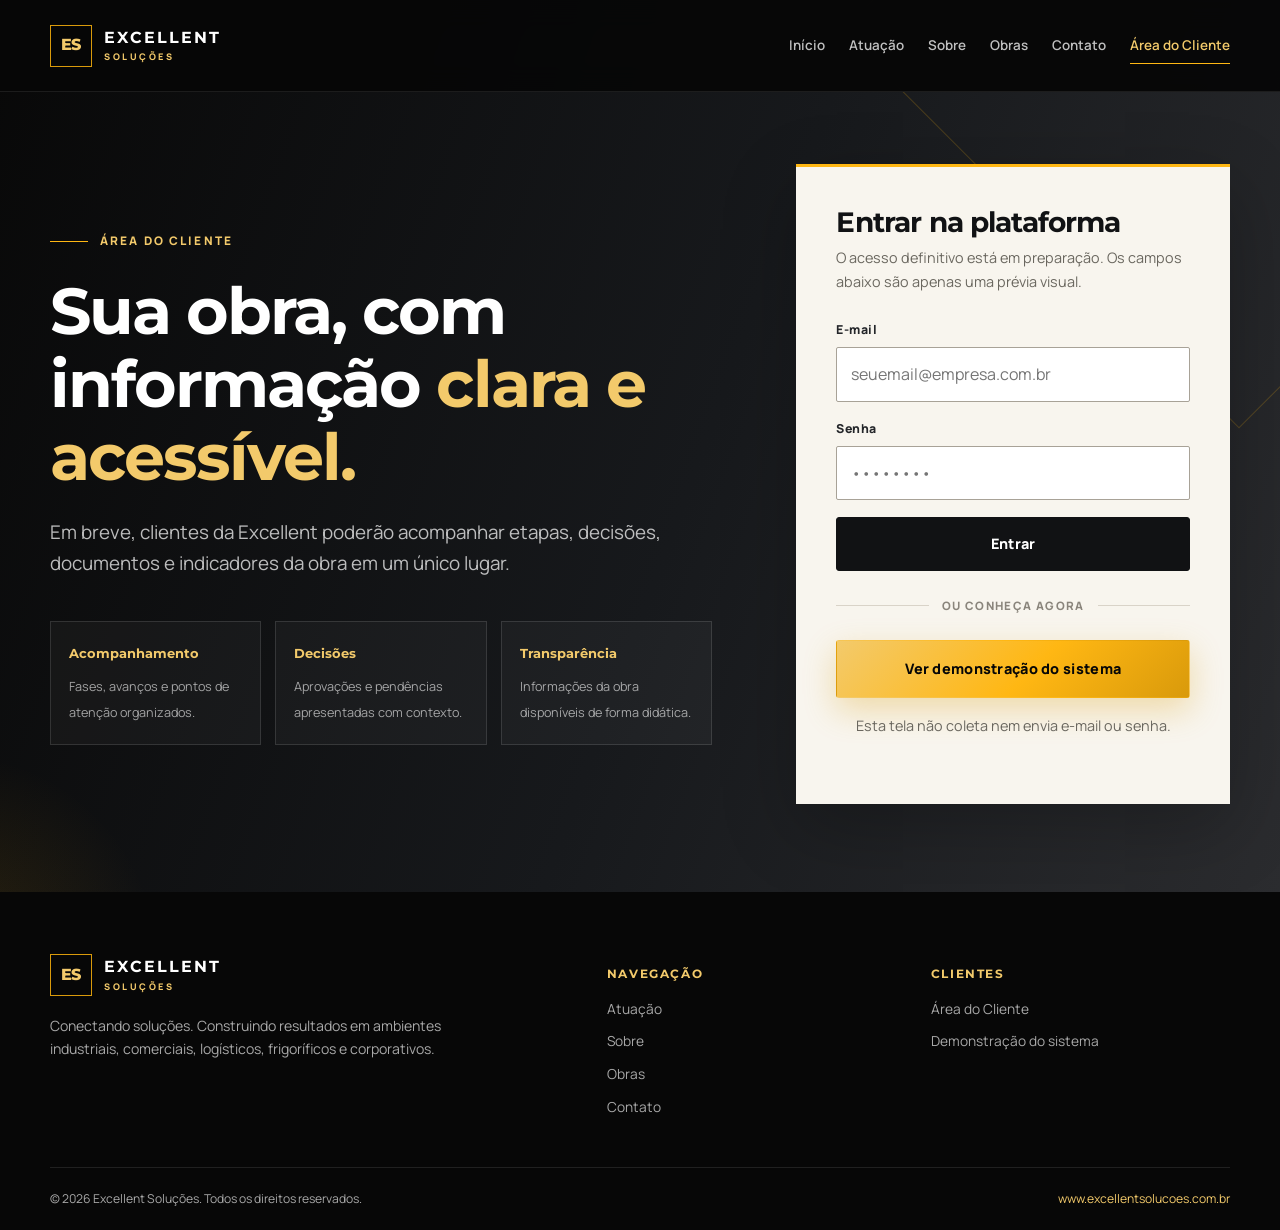
<file: area-do-cliente/index.html>
<!doctype html>
<html lang="pt-BR">
<head>
  <meta charset="utf-8">
  <meta name="viewport" content="width=device-width, initial-scale=1">
  <meta name="theme-color" content="#090909">
  <title>Área do Cliente | Excellent Soluções</title>
  <meta name="description" content="Acompanhe sua obra com transparência, informações organizadas e comunicação clara na Área do Cliente da Excellent Soluções.">
  <link rel="canonical" href="https://www.excellentsolucoes.com.br/area-do-cliente/">
  <meta property="og:title" content="Área do Cliente | Excellent Soluções">
  <meta property="og:description" content="Acompanhe sua obra em um painel simples, claro e centralizado.">
  <meta property="og:url" content="https://www.excellentsolucoes.com.br/area-do-cliente/">
  <meta property="og:type" content="website">
  <meta property="og:locale" content="pt_BR">
  <meta property="og:site_name" content="Excellent Soluções">
  <link rel="preconnect" href="https://fonts.googleapis.com">
  <link rel="preconnect" href="https://fonts.gstatic.com" crossorigin>
  <link href="https://fonts.googleapis.com/css2?family=Manrope:wght@400;500;600;700&amp;family=Montserrat:wght@500;600;700;800&amp;display=swap" rel="stylesheet">
  <style>
    :root {
      --black: #070707;
      --coal: #111214;
      --graphite: #24262a;
      --paper: #f8f5ee;
      --ivory: #efebe2;
      --white: #fff;
      --gold: #d99a0b;
      --gold-bright: #ffb713;
      --gold-soft: #f3ca6b;
      --text: #272727;
      --muted: #6a675f;
      --line: #d9d3c8;
      --container: 1180px;
      --header-h: 92px;
      --shadow: 0 24px 70px rgba(0, 0, 0, .24);
    }
    * { box-sizing: border-box; margin: 0; padding: 0; }
    html { scroll-behavior: smooth; }
    body {
      min-height: 100vh;
      background: var(--paper);
      color: var(--text);
      font-family: 'Manrope', system-ui, -apple-system, BlinkMacSystemFont, 'Segoe UI', sans-serif;
      line-height: 1.65;
      -webkit-font-smoothing: antialiased;
    }
    body.menu-open { overflow: hidden; }
    a { color: inherit; text-decoration: none; }
    button, input { font: inherit; }
    button { color: inherit; }
    h1, h2, h3, h4 { font-family: 'Montserrat', sans-serif; line-height: 1.12; letter-spacing: -.03em; }
    .container { width: min(100% - 44px, var(--container)); margin-inline: auto; }
    .sr-only {
      position: absolute !important;
      width: 1px !important;
      height: 1px !important;
      padding: 0 !important;
      margin: -1px !important;
      overflow: hidden !important;
      clip: rect(0, 0, 0, 0) !important;
      white-space: nowrap !important;
      border: 0 !important;
    }
    .skip-link { position: fixed; left: 18px; top: -70px; z-index: 999; background: var(--gold-bright); color: var(--black); padding: 12px 18px; font-weight: 800; transition: top .2s; }
    .skip-link:focus { top: 16px; }
    :focus-visible { outline: 3px solid var(--gold-bright); outline-offset: 4px; }

    .brand { display: inline-flex; align-items: center; gap: 12px; color: var(--white); flex: 0 0 auto; }
    .brand-symbol { width: 42px; height: 42px; display: grid; place-items: center; border: 1px solid var(--gold); color: var(--gold-soft); font-family: 'Montserrat', sans-serif; font-size: 1rem; font-weight: 800; letter-spacing: -.05em; }
    .brand-copy { display: grid; line-height: 1; }
    .brand-copy strong { font-family: 'Montserrat', sans-serif; font-size: .98rem; letter-spacing: .13em; }
    .brand-copy small { margin-top: 7px; color: var(--gold-soft); font-size: .57rem; font-weight: 800; letter-spacing: .28em; }

    .header { position: fixed; inset: 0 0 auto; z-index: 100; height: var(--header-h); background: rgba(7, 7, 7, .95); border-bottom: 1px solid rgba(255, 255, 255, .09); backdrop-filter: blur(14px); }
    .header .container { height: 100%; display: flex; align-items: center; justify-content: space-between; gap: 28px; }
    .nav { display: flex; align-items: center; gap: 24px; margin-left: auto; }
    .nav a { position: relative; padding: 10px 0; color: rgba(255, 255, 255, .75); font-size: .84rem; font-weight: 600; transition: color .2s; }
    .nav a::after { content: ''; position: absolute; left: 0; right: 100%; bottom: 3px; height: 1px; background: var(--gold-bright); transition: right .25s; }
    .nav a:hover, .nav a.active { color: var(--white); }
    .nav a:hover::after, .nav a.active::after { right: 0; }
    .nav a.active { color: var(--gold-soft); }
    .menu-toggle { display: none; width: 46px; height: 46px; border: 1px solid rgba(255, 255, 255, .2); border-radius: 3px; background: transparent; cursor: pointer; position: relative; }
    .menu-toggle span, .menu-toggle span::before, .menu-toggle span::after { position: absolute; left: 11px; width: 22px; height: 2px; background: var(--white); content: ''; transition: .25s; }
    .menu-toggle span { top: 21px; }
    .menu-toggle span::before { left: 0; top: -7px; }
    .menu-toggle span::after { left: 0; top: 7px; }
    .menu-open .menu-toggle span { background: transparent; }
    .menu-open .menu-toggle span::before { top: 0; transform: rotate(45deg); }
    .menu-open .menu-toggle span::after { top: 0; transform: rotate(-45deg); }

    .btn { min-height: 52px; display: inline-flex; align-items: center; justify-content: center; gap: 10px; padding: 14px 24px; border: 1px solid transparent; border-radius: 3px; font-weight: 800; font-size: .9rem; letter-spacing: .02em; text-align: center; cursor: pointer; transition: transform .2s, background .2s, color .2s, border-color .2s, box-shadow .2s; }
    .btn:hover { transform: translateY(-2px); }
    .btn-gold { background: linear-gradient(135deg, var(--gold-soft), var(--gold-bright) 55%, var(--gold)); color: var(--black); box-shadow: 0 12px 32px rgba(217, 154, 11, .3); }
    .btn-gold:hover { box-shadow: 0 16px 38px rgba(217, 154, 11, .4); }
    .btn-dark { width: 100%; background: var(--coal); color: var(--white); border-color: var(--coal); }
    .btn-dark:hover { background: var(--graphite); }

    .client-main { min-height: calc(100vh - 280px); padding: calc(var(--header-h) + 72px) 0 88px; position: relative; overflow: hidden; background: linear-gradient(110deg, #080808 0%, #17191c 54%, #2b2c2f 100%); color: var(--white); }
    .client-main::before { content: ''; position: absolute; width: 560px; height: 560px; right: -240px; top: -250px; border: 1px solid rgba(255, 183, 19, .2); transform: rotate(45deg); }
    .client-main::after { content: ''; position: absolute; width: 440px; height: 440px; left: -270px; bottom: -290px; background: radial-gradient(circle, rgba(217, 154, 11, .15), transparent 67%); }
    .client-grid { position: relative; z-index: 1; display: grid; grid-template-columns: minmax(0, 1.1fr) minmax(360px, .72fr); gap: 84px; align-items: center; }
    .eyebrow { display: inline-flex; align-items: center; gap: 12px; margin-bottom: 23px; color: var(--gold-soft); font-size: .74rem; font-weight: 800; letter-spacing: .18em; text-transform: uppercase; }
    .eyebrow::before { content: ''; width: 38px; height: 1px; background: var(--gold-bright); }
    .intro h1 { max-width: 760px; color: var(--white); font-size: clamp(2.65rem, 5.1vw, 5rem); font-weight: 700; margin-bottom: 24px; }
    .intro h1 em { color: var(--gold-soft); font-style: normal; }
    .intro > p { max-width: 690px; color: rgba(255, 255, 255, .72); font-size: clamp(1rem, 1.5vw, 1.18rem); }
    .feature-list { display: grid; grid-template-columns: repeat(3, 1fr); gap: 14px; margin-top: 42px; list-style: none; }
    .feature-list li { min-height: 118px; padding: 20px 18px; border: 1px solid rgba(255, 255, 255, .12); background: rgba(255, 255, 255, .035); }
    .feature-list strong { display: block; margin-bottom: 7px; color: var(--gold-soft); font-family: 'Montserrat', sans-serif; font-size: .84rem; }
    .feature-list span { color: rgba(255, 255, 255, .6); font-size: .79rem; }

    .access-card { padding: 40px; background: var(--paper); color: var(--text); border-top: 3px solid var(--gold-bright); box-shadow: var(--shadow); }
    .access-card h2 { color: var(--coal); font-size: 1.75rem; margin-bottom: 8px; }
    .access-card > p { color: var(--muted); font-size: .9rem; margin-bottom: 26px; }
    .field { margin-bottom: 17px; }
    .field label { display: block; margin-bottom: 7px; color: var(--graphite); font-size: .77rem; font-weight: 800; letter-spacing: .035em; }
    .field input { width: 100%; min-height: 50px; padding: 13px 14px; border: 1px solid #a8a297; border-radius: 2px; background: var(--white); color: var(--text); transition: border-color .2s, box-shadow .2s; }
    .field input:focus { outline: 0; border-color: var(--gold); box-shadow: 0 0 0 3px rgba(217, 154, 11, .14); }
    .access-status { min-height: 48px; display: none; margin: 16px 0 0; padding: 12px 14px; border: 1px solid #c59420; background: #fff7df; color: #694b08; font-size: .86rem; font-weight: 700; }
    .access-status.show { display: block; }
    .divider { display: flex; align-items: center; gap: 13px; margin: 25px 0; color: #8a857c; font-size: .72rem; font-weight: 800; letter-spacing: .12em; text-transform: uppercase; }
    .divider::before, .divider::after { content: ''; height: 1px; flex: 1; background: var(--line); }
    .demo-link { width: 100%; min-height: 58px; }
    .privacy-note { margin-top: 16px; color: var(--muted); font-size: .72rem; text-align: center; }

    .footer { padding: 62px 0 0; background: var(--black); color: rgba(255, 255, 255, .65); }
    .footer-grid { display: grid; grid-template-columns: 1.5fr .8fr .9fr; gap: 58px; padding-bottom: 48px; }
    .footer .brand { margin-bottom: 18px; }
    .footer-brand p { max-width: 430px; font-size: .88rem; }
    .footer h3 { margin: 14px 0 17px; color: var(--gold-soft); font-size: .72rem; letter-spacing: .14em; text-transform: uppercase; }
    .footer ul { display: grid; gap: 10px; list-style: none; font-size: .86rem; }
    .footer a:hover { color: var(--gold-soft); }
    .footer-bottom { display: flex; justify-content: space-between; gap: 20px; flex-wrap: wrap; padding: 21px 0; border-top: 1px solid rgba(255, 255, 255, .1); font-size: .76rem; }
    .footer-bottom a { color: var(--gold-soft); }

    @media (max-width: 980px) {
      :root { --header-h: 82px; }
      .menu-toggle { display: block; }
      .nav { position: fixed; left: 0; right: 0; top: var(--header-h); height: calc(100dvh - var(--header-h)); display: flex; flex-direction: column; align-items: stretch; gap: 0; padding: 22px; background: rgba(7, 7, 7, .99); transform: translateX(100%); transition: transform .3s; overflow-y: auto; }
      .menu-open .nav { transform: none; }
      .nav a { padding: 17px 4px; border-bottom: 1px solid rgba(255, 255, 255, .1); font-size: 1rem; }
      .nav a::after { display: none; }
      .client-grid { grid-template-columns: 1fr; gap: 54px; }
      .intro { max-width: 760px; }
      .access-card { width: min(100%, 620px); }
      .footer-grid { grid-template-columns: 1.4fr 1fr; }
      .footer-grid > div:last-child { grid-column: 1 / -1; }
    }
    @media (max-width: 650px) {
      :root { --header-h: 74px; }
      .container { width: min(100% - 32px, var(--container)); }
      .brand-symbol { width: 36px; height: 36px; }
      .brand-copy strong { font-size: .82rem; }
      .brand-copy small { font-size: .49rem; }
      .client-main { padding: calc(var(--header-h) + 52px) 0 64px; }
      .intro h1 { font-size: clamp(2.35rem, 11vw, 3.35rem); }
      .feature-list { grid-template-columns: 1fr; }
      .feature-list li { min-height: auto; }
      .access-card { padding: 30px 22px; }
      .footer-grid { grid-template-columns: 1fr; gap: 26px; }
      .footer-grid > div:last-child { grid-column: auto; }
    }
    @media (prefers-reduced-motion: reduce) {
      html { scroll-behavior: auto; }
      .btn, .nav, .menu-toggle span, .menu-toggle span::before, .menu-toggle span::after { transition: none; }
    }
  </style>
</head>
<body>
  <a class="skip-link" href="#conteudo">Ir para o conteúdo</a>

  <header class="header">
    <div class="container">
      <a class="brand" href="../" aria-label="Excellent Soluções — início">
        <span class="brand-symbol" aria-hidden="true">ES</span>
        <span class="brand-copy"><strong>EXCELLENT</strong><small>SOLUÇÕES</small></span>
      </a>
      <nav class="nav" id="nav" aria-label="Navegação principal">
        <a href="../">Início</a>
        <a href="../#atuacao">Atuação</a>
        <a href="../#sobre">Sobre</a>
        <a href="../#obras">Obras</a>
        <a href="../#contato">Contato</a>
        <a href="./" class="active" aria-current="page">Área do Cliente</a>
      </nav>
      <button class="menu-toggle" id="menuToggle" type="button" aria-label="Abrir menu" aria-controls="nav" aria-expanded="false"><span></span></button>
    </div>
  </header>

  <main class="client-main" id="conteudo">
    <div class="container client-grid">
      <section class="intro" aria-labelledby="titulo-area">
        <span class="eyebrow">Área do Cliente</span>
        <h1 id="titulo-area">Sua obra, com informação <em>clara e acessível.</em></h1>
        <p>Em breve, clientes da Excellent poderão acompanhar etapas, decisões, documentos e indicadores da obra em um único lugar.</p>
        <ul class="feature-list" aria-label="Recursos da plataforma">
          <li><strong>Acompanhamento</strong><span>Fases, avanços e pontos de atenção organizados.</span></li>
          <li><strong>Decisões</strong><span>Aprovações e pendências apresentadas com contexto.</span></li>
          <li><strong>Transparência</strong><span>Informações da obra disponíveis de forma didática.</span></li>
        </ul>
      </section>

      <section class="access-card" aria-labelledby="titulo-acesso">
        <h2 id="titulo-acesso">Entrar na plataforma</h2>
        <p>O acesso definitivo está em preparação. Os campos abaixo são apenas uma prévia visual.</p>
        <form id="loginPreview" novalidate>
          <div class="field">
            <label for="email">E-mail</label>
            <input id="email" type="email" placeholder="seuemail@empresa.com.br" autocomplete="off" data-visual-only="true">
          </div>
          <div class="field">
            <label for="senha">Senha</label>
            <input id="senha" type="password" placeholder="••••••••" autocomplete="off" data-visual-only="true">
          </div>
          <button type="submit" class="btn btn-dark">Entrar</button>
          <p class="access-status" id="accessStatus" role="status" aria-live="polite">Acesso liberado em breve.</p>
        </form>
        <div class="divider">ou conheça agora</div>
        <a class="btn btn-gold demo-link" href="demo/?apresentacao=1">Ver demonstração do sistema</a>
        <p class="privacy-note">Esta tela não coleta nem envia e-mail ou senha.</p>
      </section>
    </div>
  </main>

  <footer class="footer">
    <div class="container">
      <div class="footer-grid">
        <div class="footer-brand">
          <a class="brand" href="../" aria-label="Excellent Soluções — início">
            <span class="brand-symbol" aria-hidden="true">ES</span>
            <span class="brand-copy"><strong>EXCELLENT</strong><small>SOLUÇÕES</small></span>
          </a>
          <p>Conectando soluções. Construindo resultados em ambientes industriais, comerciais, logísticos, frigoríficos e corporativos.</p>
        </div>
        <div>
          <h3>Navegação</h3>
          <ul>
            <li><a href="../#atuacao">Atuação</a></li>
            <li><a href="../#sobre">Sobre</a></li>
            <li><a href="../#obras">Obras</a></li>
            <li><a href="../#contato">Contato</a></li>
          </ul>
        </div>
        <div>
          <h3>Clientes</h3>
          <ul>
            <li><a href="./" aria-current="page">Área do Cliente</a></li>
            <li><a href="demo/?apresentacao=1">Demonstração do sistema</a></li>
          </ul>
        </div>
      </div>
      <div class="footer-bottom">
        <span>© <span id="year"></span> Excellent Soluções. Todos os direitos reservados.</span>
        <a href="https://www.excellentsolucoes.com.br">www.excellentsolucoes.com.br</a>
      </div>
    </div>
  </footer>

  <script>
    // Para ativar o sistema real, informe aqui a URL de login. Os campos nunca são enviados por esta página.
    const SYSTEM_LOGIN_URL = '/area-do-cliente/app/';

    const loginPreview = document.getElementById('loginPreview');
    const accessStatus = document.getElementById('accessStatus');
    const menuToggle = document.getElementById('menuToggle');
    const nav = document.getElementById('nav');

    loginPreview.addEventListener('submit', (event) => {
      event.preventDefault();
      if (SYSTEM_LOGIN_URL) {
        window.location.assign(SYSTEM_LOGIN_URL);
        return;
      }
      accessStatus.classList.add('show');
    });

    menuToggle.addEventListener('click', () => {
      const open = document.body.classList.toggle('menu-open');
      menuToggle.setAttribute('aria-expanded', String(open));
      menuToggle.setAttribute('aria-label', open ? 'Fechar menu' : 'Abrir menu');
    });

    nav.addEventListener('click', (event) => {
      if (event.target.closest('a')) {
        document.body.classList.remove('menu-open');
        menuToggle.setAttribute('aria-expanded', 'false');
        menuToggle.setAttribute('aria-label', 'Abrir menu');
      }
    });

    document.addEventListener('keydown', (event) => {
      if (event.key === 'Escape' && document.body.classList.contains('menu-open')) {
        document.body.classList.remove('menu-open');
        menuToggle.setAttribute('aria-expanded', 'false');
        menuToggle.setAttribute('aria-label', 'Abrir menu');
        menuToggle.focus();
      }
    });

    document.getElementById('year').textContent = new Date().getFullYear();
  </script>
</body>
</html>
</file>
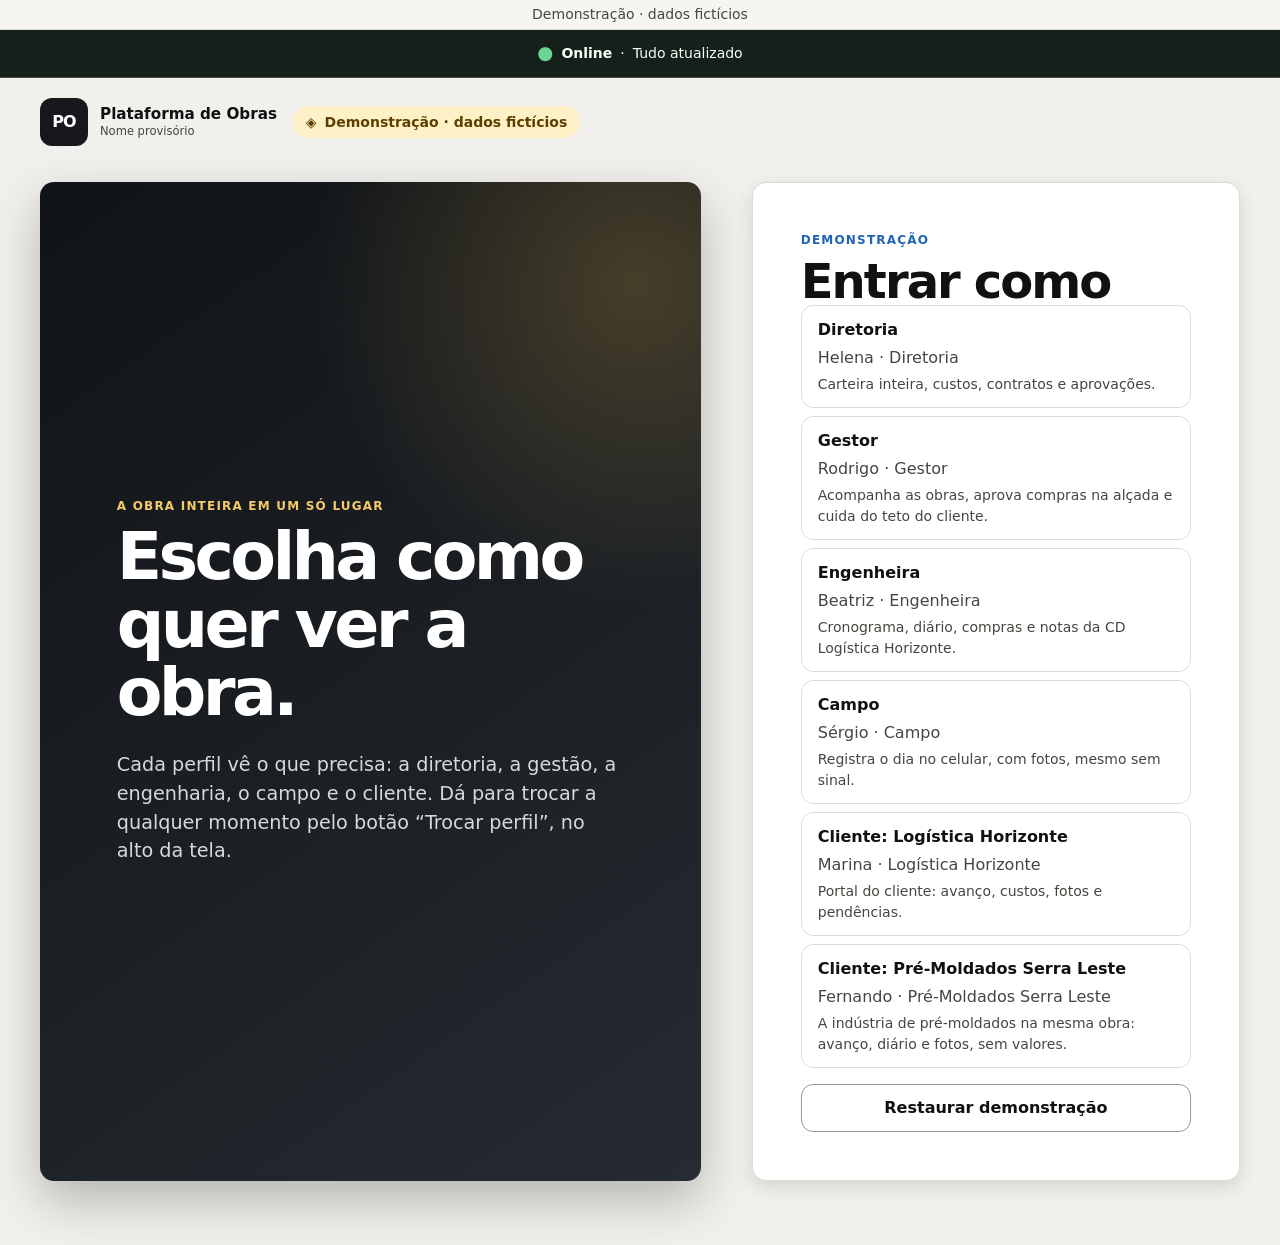
<file: demonstracao/index.html>
<!doctype html>
<html lang="pt-BR">
  <head>
    <meta http-equiv="Content-Security-Policy" content="default-src &#39;self&#39;; script-src &#39;self&#39;; style-src &#39;self&#39;; img-src &#39;self&#39; data: blob:; font-src &#39;self&#39;; connect-src &#39;self&#39; https://ufegefnirnogfcbmhtth.supabase.co/functions/v1/ler-nota-demonstracao; worker-src &#39;self&#39;; manifest-src &#39;self&#39;; object-src &#39;none&#39;; base-uri &#39;self&#39;; form-action &#39;self&#39;">
    <meta name="referrer" content="no-referrer">
    <meta name="robots" content="noindex, nofollow">

    <meta charset="UTF-8" />
    <meta name="viewport" content="width=device-width, initial-scale=1.0" />
    <meta name="theme-color" content="#16181b" />
    <meta name="description" content="Plataforma de Obras, em construção." />
    <link rel="icon" href="/demonstracao/icons/icon-192.png" />
    <link rel="apple-touch-icon" href="/demonstracao/icons/icon-192.png" />
    <title>Plataforma de Obras</title>
    <script type="module" crossorigin src="/demonstracao/assets/index-C_26Slal.js"></script>
    <link rel="modulepreload" crossorigin href="/demonstracao/assets/rolldown-runtime-4tVxZq34.js">
    <link rel="modulepreload" crossorigin href="/demonstracao/assets/react-B2YxQ349.js">
    <link rel="modulepreload" crossorigin href="/demonstracao/assets/preload-helper-B5Mx1oGZ.js">
    <link rel="modulepreload" crossorigin href="/demonstracao/assets/contexto-B1fvVD_V.js">
    <link rel="modulepreload" crossorigin href="/demonstracao/assets/jsx-runtime-Dw_NFuYc.js">
    <link rel="modulepreload" crossorigin href="/demonstracao/assets/base-C8PDR3FB.js">
    <link rel="stylesheet" crossorigin href="/demonstracao/assets/index-wrI3GghF.css">
  <link rel="manifest" href="/demonstracao/manifest.webmanifest"></head>
  <body>
    <div id="root"></div>
  </body>
</html>
</file>
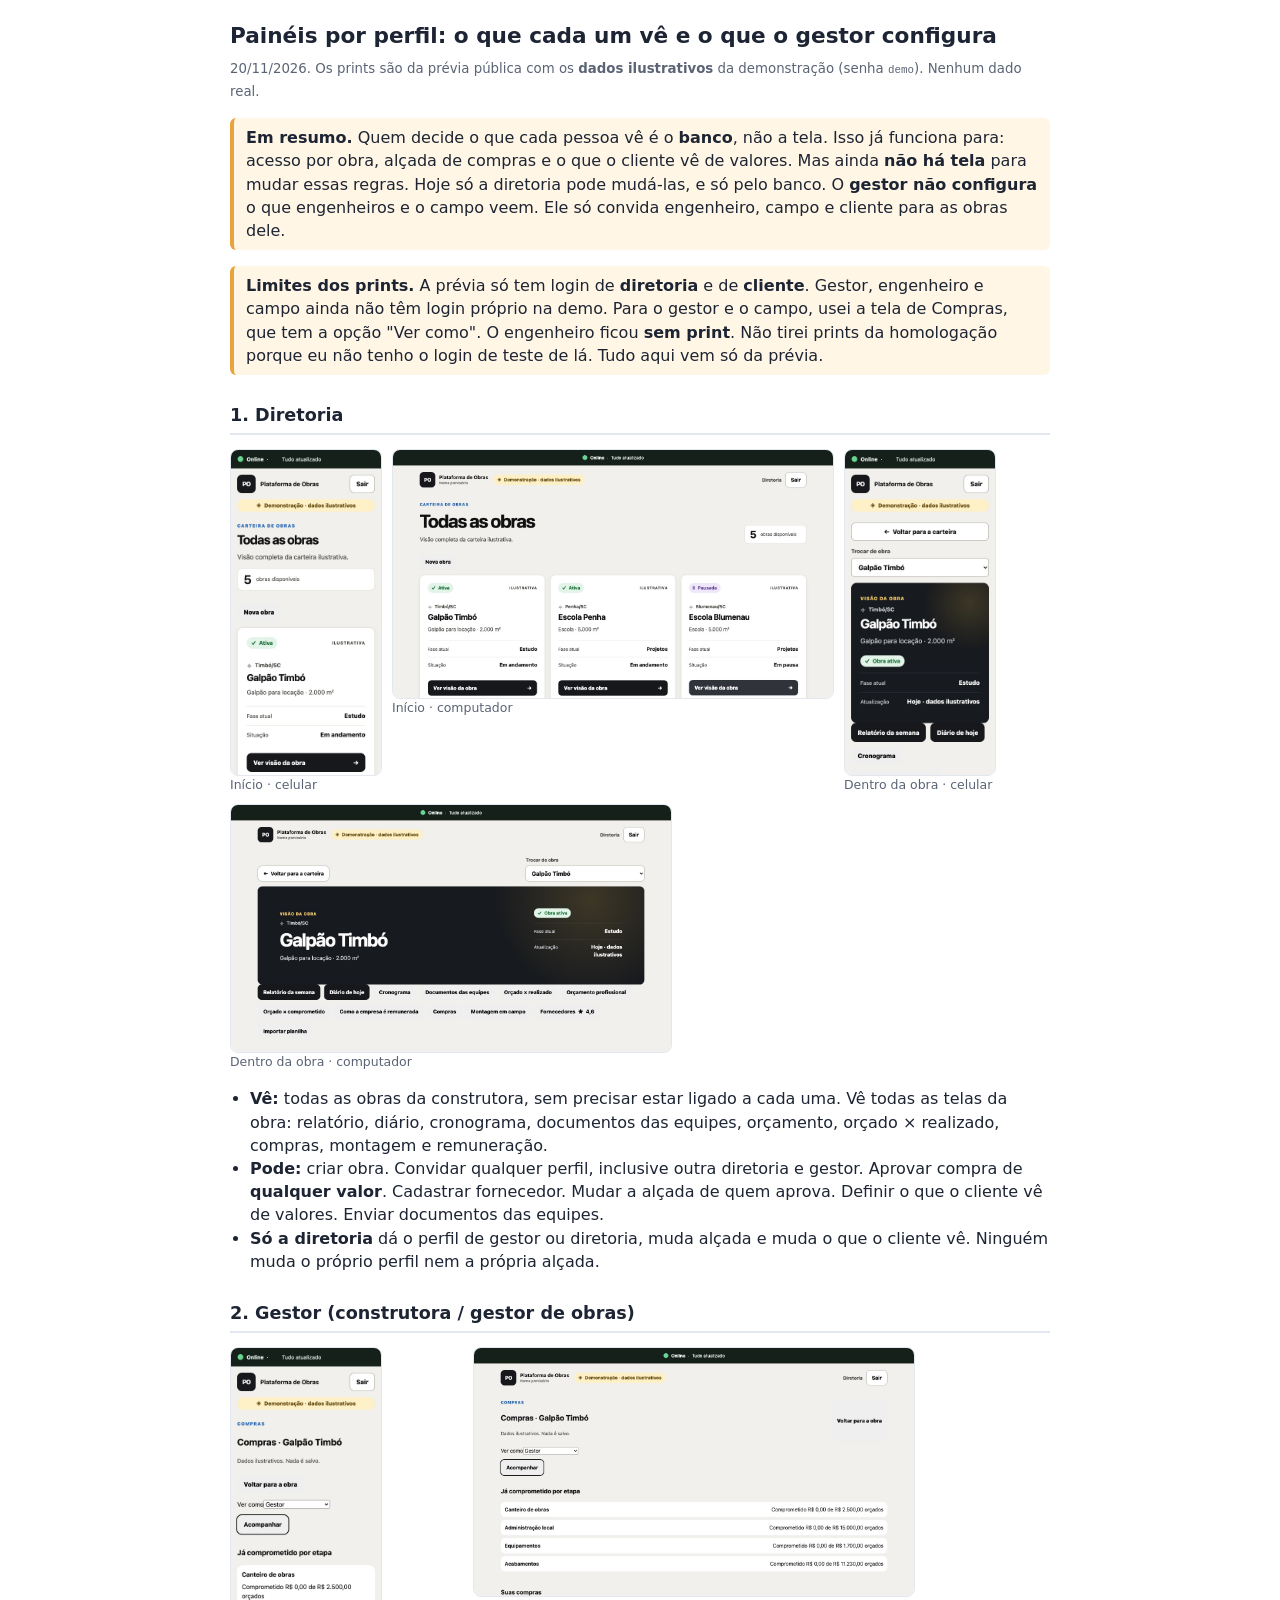
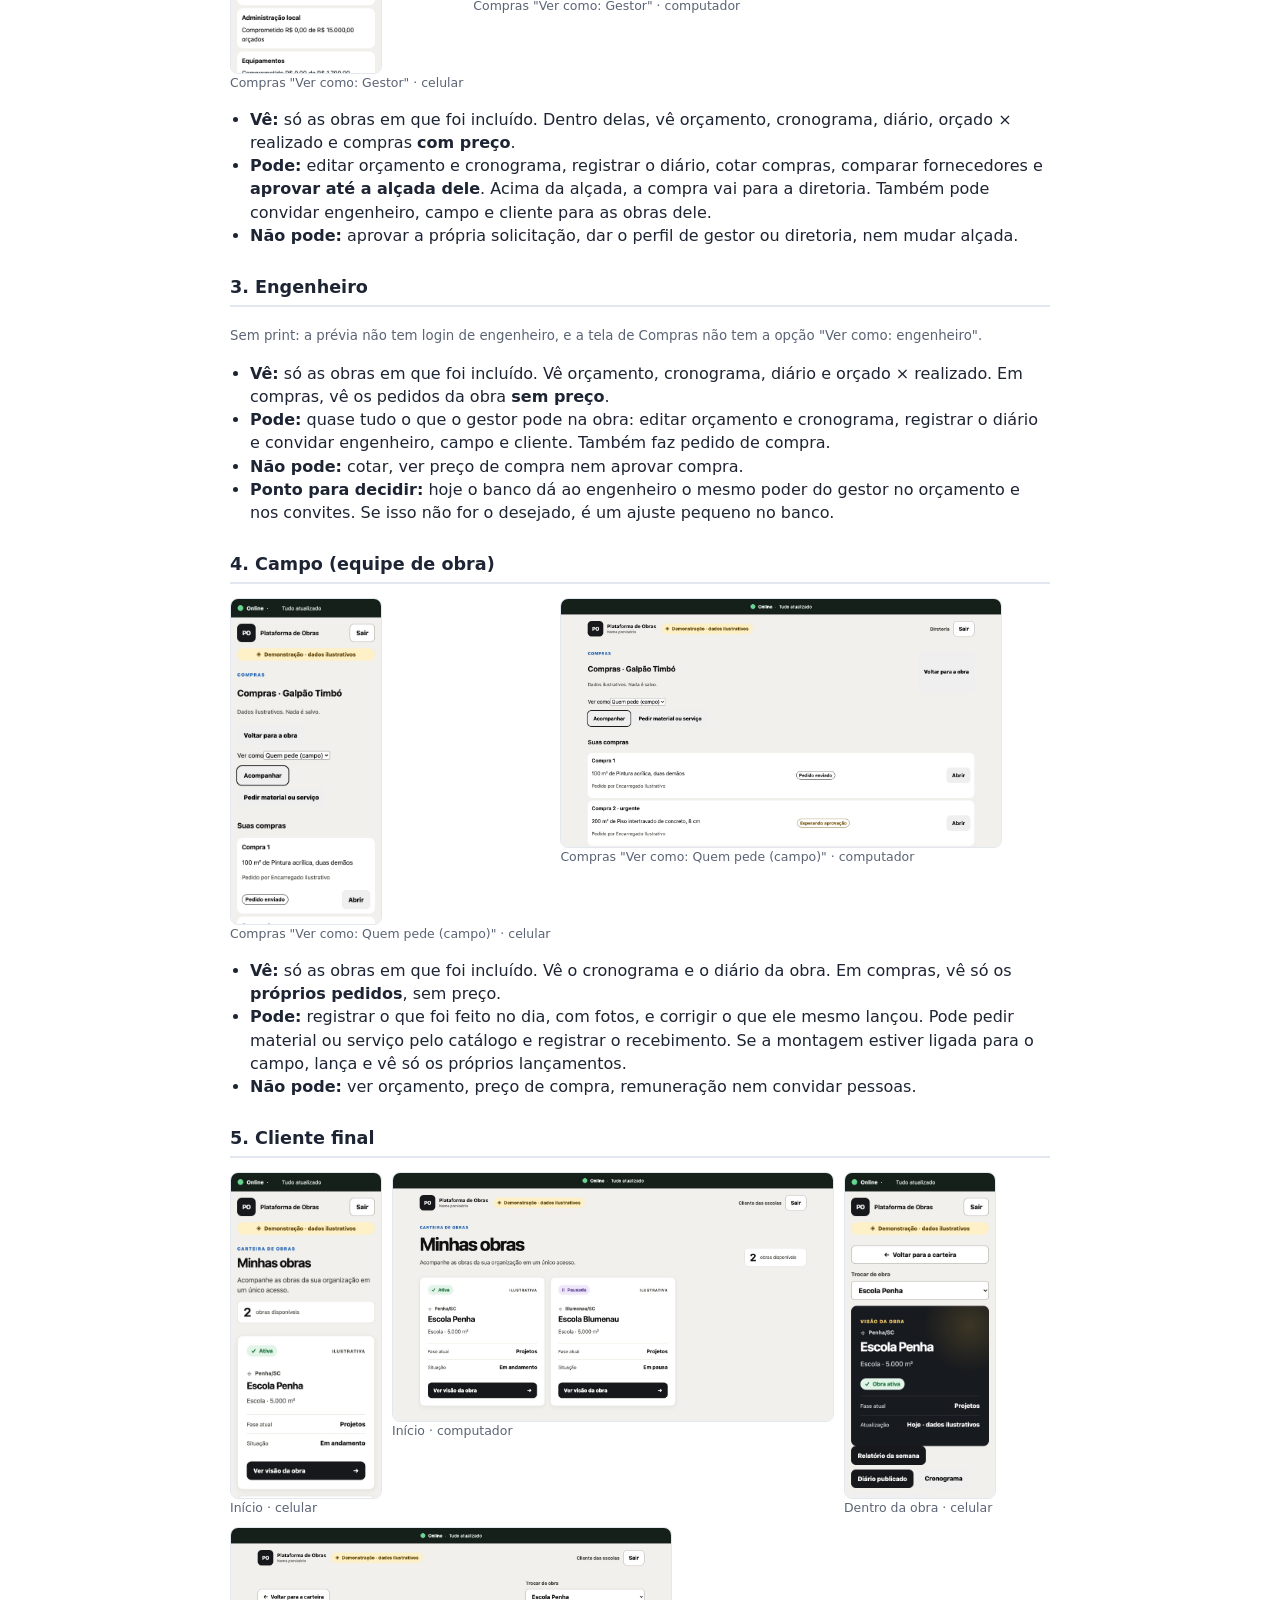
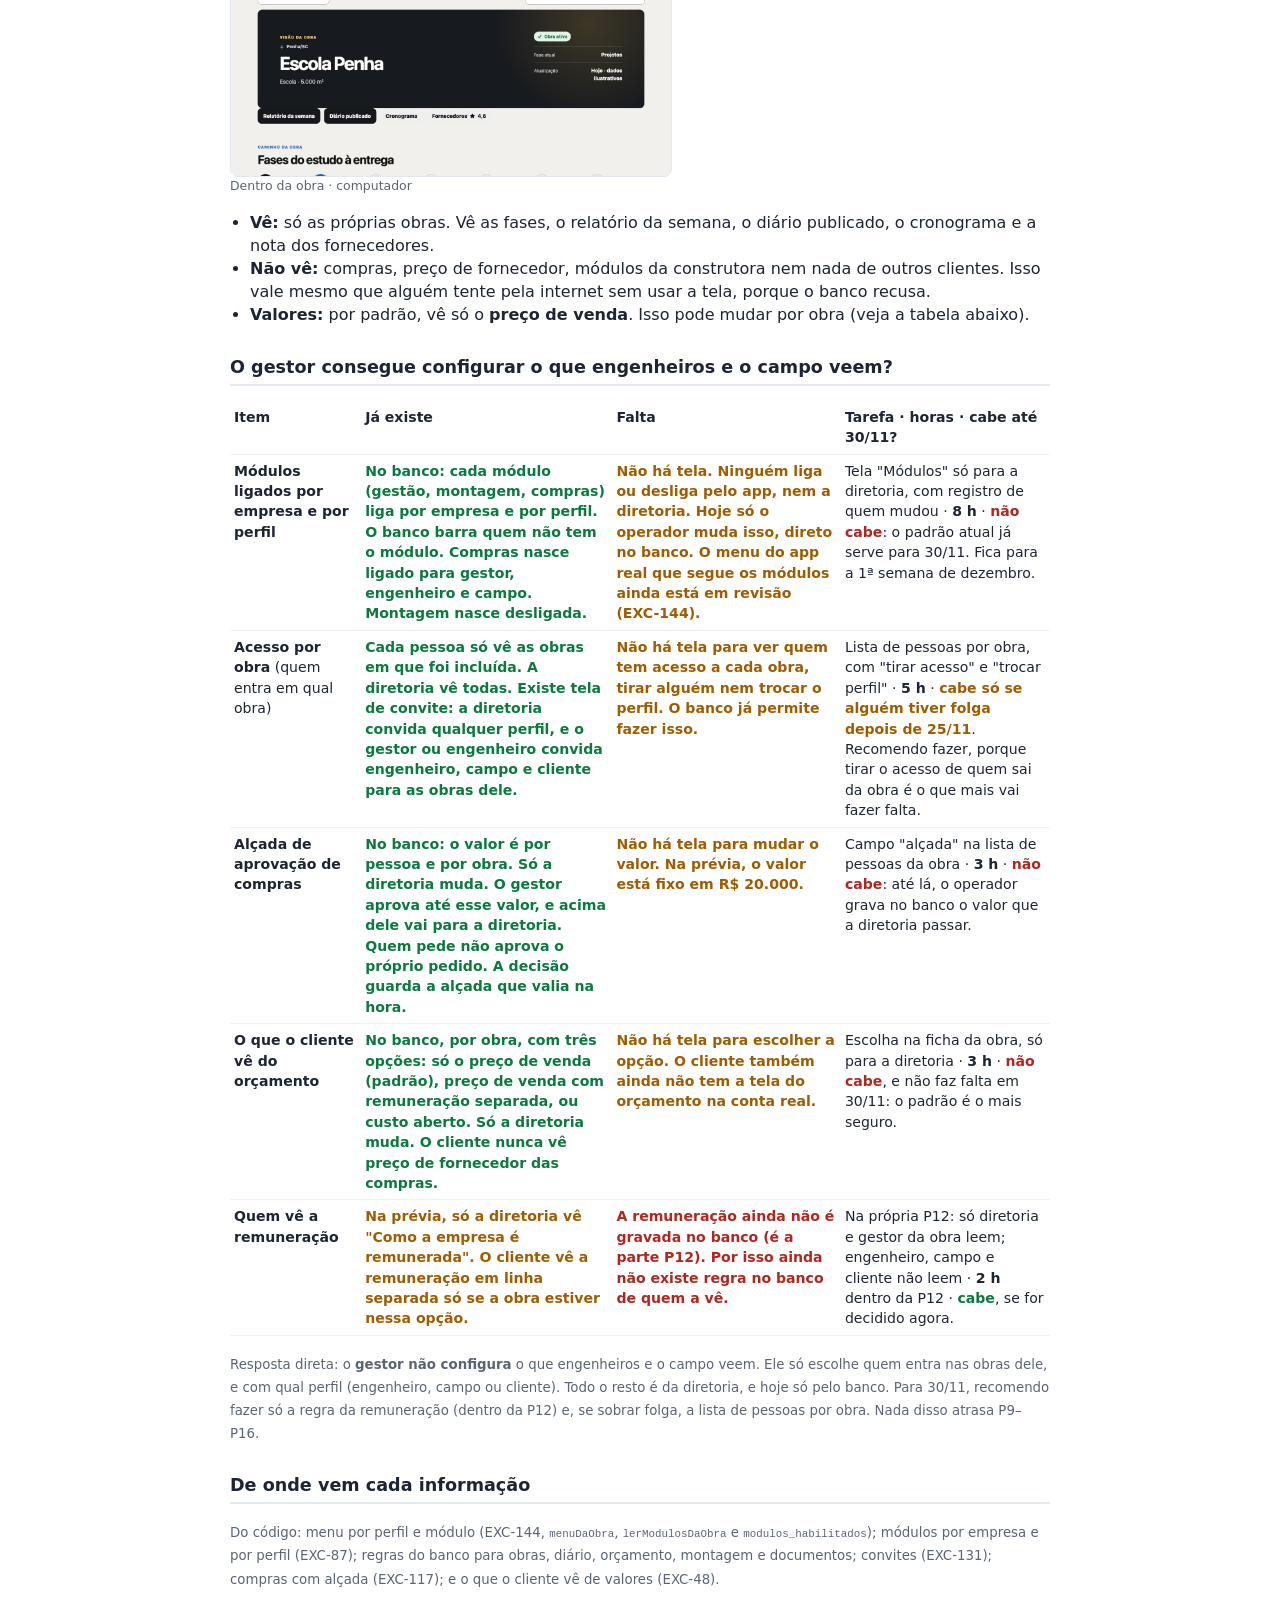
<file: paineis-perfil/index.html>
<!doctype html>
<html lang="pt-BR"><head><meta charset="utf-8"><meta name="viewport" content="width=device-width,initial-scale=1">
<meta name="robots" content="noindex,nofollow"><title>Painéis por perfil · o que cada um vê</title>
<style>
body{font-family:system-ui,-apple-system,sans-serif;margin:0;padding:16px;max-width:820px;margin:auto;color:#1d2433;line-height:1.45}
h1{font-size:1.35rem;margin:.2em 0}h2{font-size:1.1rem;margin-top:1.6em;border-bottom:2px solid #e3e7ef;padding-bottom:4px}
h3{font-size:1rem;margin:1.2em 0 .3em}
small{color:#5b6475}.card{border:1px solid #e3e7ef;border-radius:10px;padding:10px 12px;margin:8px 0}
table{border-collapse:collapse;width:100%;font-size:.88rem}td,th{border-bottom:1px solid #eef1f6;padding:6px 4px;text-align:left;vertical-align:top}
.ok{color:#0a7a3d;font-weight:600}.and{color:#a15c00;font-weight:600}.blo{color:#b3261e;font-weight:600}.crit{background:#fff6e5}
.aviso{background:#fff6e5;border-left:4px solid #e8a33d;padding:8px 12px;border-radius:6px}
ul{padding-left:20px}
.prints{display:flex;gap:10px;align-items:flex-start;flex-wrap:wrap;margin:8px 0}
.prints figure{margin:0}.prints figcaption{font-size:.78rem;color:#5b6475}
.prints img{border:1px solid #e3e7ef;border-radius:8px;display:block}
.cel{width:150px}.pc{width:440px;max-width:100%}
</style></head><body>
<h1>Painéis por perfil: o que cada um vê e o que o gestor configura</h1>
<small>20/11/2026. Os prints são da prévia pública com os <b>dados ilustrativos</b> da demonstração (senha <code>demo</code>). Nenhum dado real.</small>

<p class="aviso"><b>Em resumo.</b> Quem decide o que cada pessoa vê é o <b>banco</b>, não a tela. Isso já funciona para: acesso por obra, alçada de compras e o que o cliente vê de valores. Mas ainda <b>não há tela</b> para mudar essas regras. Hoje só a diretoria pode mudá-las, e só pelo banco. O <b>gestor não configura</b> o que engenheiros e o campo veem. Ele só convida engenheiro, campo e cliente para as obras dele.</p>

<p class="aviso"><b>Limites dos prints.</b> A prévia só tem login de <b>diretoria</b> e de <b>cliente</b>. Gestor, engenheiro e campo ainda não têm login próprio na demo. Para o gestor e o campo, usei a tela de Compras, que tem a opção "Ver como". O engenheiro ficou <b>sem print</b>. Não tirei prints da homologação porque eu não tenho o login de teste de lá. Tudo aqui vem só da prévia.</p>

<h2>1. Diretoria</h2>
<div class="prints">
<figure><img class="cel" src="img/diretoria-inicio-celular.jpg" alt="Diretoria, carteira de obras no celular"><figcaption>Início · celular</figcaption></figure>
<figure><img class="pc" src="img/diretoria-inicio-computador.jpg" alt="Diretoria, carteira de obras no computador"><figcaption>Início · computador</figcaption></figure>
<figure><img class="cel" src="img/diretoria-obra-celular.jpg" alt="Diretoria, visão da obra no celular"><figcaption>Dentro da obra · celular</figcaption></figure>
<figure><img class="pc" src="img/diretoria-obra-computador.jpg" alt="Diretoria, visão da obra no computador"><figcaption>Dentro da obra · computador</figcaption></figure>
</div>
<ul>
<li><b>Vê:</b> todas as obras da construtora, sem precisar estar ligado a cada uma. Vê todas as telas da obra: relatório, diário, cronograma, documentos das equipes, orçamento, orçado × realizado, compras, montagem e remuneração.</li>
<li><b>Pode:</b> criar obra. Convidar qualquer perfil, inclusive outra diretoria e gestor. Aprovar compra de <b>qualquer valor</b>. Cadastrar fornecedor. Mudar a alçada de quem aprova. Definir o que o cliente vê de valores. Enviar documentos das equipes.</li>
<li><b>Só a diretoria</b> dá o perfil de gestor ou diretoria, muda alçada e muda o que o cliente vê. Ninguém muda o próprio perfil nem a própria alçada.</li>
</ul>

<h2>2. Gestor (construtora / gestor de obras)</h2>
<div class="prints">
<figure><img class="cel" src="img/gestor-compras-celular.jpg" alt="Compras vista como gestor no celular"><figcaption>Compras "Ver como: Gestor" · celular</figcaption></figure>
<figure><img class="pc" src="img/gestor-compras-computador.jpg" alt="Compras vista como gestor no computador"><figcaption>Compras "Ver como: Gestor" · computador</figcaption></figure>
</div>
<ul>
<li><b>Vê:</b> só as obras em que foi incluído. Dentro delas, vê orçamento, cronograma, diário, orçado × realizado e compras <b>com preço</b>.</li>
<li><b>Pode:</b> editar orçamento e cronograma, registrar o diário, cotar compras, comparar fornecedores e <b>aprovar até a alçada dele</b>. Acima da alçada, a compra vai para a diretoria. Também pode convidar engenheiro, campo e cliente para as obras dele.</li>
<li><b>Não pode:</b> aprovar a própria solicitação, dar o perfil de gestor ou diretoria, nem mudar alçada.</li>
</ul>

<h2>3. Engenheiro</h2>
<p><small>Sem print: a prévia não tem login de engenheiro, e a tela de Compras não tem a opção "Ver como: engenheiro".</small></p>
<ul>
<li><b>Vê:</b> só as obras em que foi incluído. Vê orçamento, cronograma, diário e orçado × realizado. Em compras, vê os pedidos da obra <b>sem preço</b>.</li>
<li><b>Pode:</b> quase tudo o que o gestor pode na obra: editar orçamento e cronograma, registrar o diário e convidar engenheiro, campo e cliente. Também faz pedido de compra.</li>
<li><b>Não pode:</b> cotar, ver preço de compra nem aprovar compra.</li>
<li><b>Ponto para decidir:</b> hoje o banco dá ao engenheiro o mesmo poder do gestor no orçamento e nos convites. Se isso não for o desejado, é um ajuste pequeno no banco.</li>
</ul>

<h2>4. Campo (equipe de obra)</h2>
<div class="prints">
<figure><img class="cel" src="img/campo-compras-celular.jpg" alt="Compras vista por quem pede, no celular"><figcaption>Compras "Ver como: Quem pede (campo)" · celular</figcaption></figure>
<figure><img class="pc" src="img/campo-compras-computador.jpg" alt="Compras vista por quem pede, no computador"><figcaption>Compras "Ver como: Quem pede (campo)" · computador</figcaption></figure>
</div>
<ul>
<li><b>Vê:</b> só as obras em que foi incluído. Vê o cronograma e o diário da obra. Em compras, vê só os <b>próprios pedidos</b>, sem preço.</li>
<li><b>Pode:</b> registrar o que foi feito no dia, com fotos, e corrigir o que ele mesmo lançou. Pode pedir material ou serviço pelo catálogo e registrar o recebimento. Se a montagem estiver ligada para o campo, lança e vê só os próprios lançamentos.</li>
<li><b>Não pode:</b> ver orçamento, preço de compra, remuneração nem convidar pessoas.</li>
</ul>

<h2>5. Cliente final</h2>
<div class="prints">
<figure><img class="cel" src="img/cliente-inicio-celular.jpg" alt="Cliente, minhas obras no celular"><figcaption>Início · celular</figcaption></figure>
<figure><img class="pc" src="img/cliente-inicio-computador.jpg" alt="Cliente, minhas obras no computador"><figcaption>Início · computador</figcaption></figure>
<figure><img class="cel" src="img/cliente-obra-celular.jpg" alt="Cliente, visão da obra no celular"><figcaption>Dentro da obra · celular</figcaption></figure>
<figure><img class="pc" src="img/cliente-obra-computador.jpg" alt="Cliente, visão da obra no computador"><figcaption>Dentro da obra · computador</figcaption></figure>
</div>
<ul>
<li><b>Vê:</b> só as próprias obras. Vê as fases, o relatório da semana, o diário publicado, o cronograma e a nota dos fornecedores.</li>
<li><b>Não vê:</b> compras, preço de fornecedor, módulos da construtora nem nada de outros clientes. Isso vale mesmo que alguém tente pela internet sem usar a tela, porque o banco recusa.</li>
<li><b>Valores:</b> por padrão, vê só o <b>preço de venda</b>. Isso pode mudar por obra (veja a tabela abaixo).</li>
</ul>

<h2>O gestor consegue configurar o que engenheiros e o campo veem?</h2>
<table><tr><th>Item</th><th>Já existe</th><th>Falta</th><th>Tarefa · horas · cabe até 30/11?</th></tr>
<tr><td><b>Módulos ligados por empresa e por perfil</b></td>
<td class="ok">No banco: cada módulo (gestão, montagem, compras) liga por empresa e por perfil. O banco barra quem não tem o módulo. Compras nasce ligado para gestor, engenheiro e campo. Montagem nasce desligada.</td>
<td class="and">Não há tela. Ninguém liga ou desliga pelo app, nem a diretoria. Hoje só o operador muda isso, direto no banco. O menu do app real que segue os módulos ainda está em revisão (EXC-144).</td>
<td>Tela "Módulos" só para a diretoria, com registro de quem mudou · <b>8 h</b> · <span class="blo">não cabe</span>: o padrão atual já serve para 30/11. Fica para a 1ª semana de dezembro.</td></tr>
<tr><td><b>Acesso por obra</b> (quem entra em qual obra)</td>
<td class="ok">Cada pessoa só vê as obras em que foi incluída. A diretoria vê todas. Existe tela de convite: a diretoria convida qualquer perfil, e o gestor ou engenheiro convida engenheiro, campo e cliente para as obras dele.</td>
<td class="and">Não há tela para ver quem tem acesso a cada obra, tirar alguém nem trocar o perfil. O banco já permite fazer isso.</td>
<td>Lista de pessoas por obra, com "tirar acesso" e "trocar perfil" · <b>5 h</b> · <span class="and">cabe só se alguém tiver folga depois de 25/11</span>. Recomendo fazer, porque tirar o acesso de quem sai da obra é o que mais vai fazer falta.</td></tr>
<tr><td><b>Alçada de aprovação de compras</b></td>
<td class="ok">No banco: o valor é por pessoa e por obra. Só a diretoria muda. O gestor aprova até esse valor, e acima dele vai para a diretoria. Quem pede não aprova o próprio pedido. A decisão guarda a alçada que valia na hora.</td>
<td class="and">Não há tela para mudar o valor. Na prévia, o valor está fixo em R$ 20.000.</td>
<td>Campo "alçada" na lista de pessoas da obra · <b>3 h</b> · <span class="blo">não cabe</span>: até lá, o operador grava no banco o valor que a diretoria passar.</td></tr>
<tr><td><b>O que o cliente vê do orçamento</b></td>
<td class="ok">No banco, por obra, com três opções: só o preço de venda (padrão), preço de venda com remuneração separada, ou custo aberto. Só a diretoria muda. O cliente nunca vê preço de fornecedor das compras.</td>
<td class="and">Não há tela para escolher a opção. O cliente também ainda não tem a tela do orçamento na conta real.</td>
<td>Escolha na ficha da obra, só para a diretoria · <b>3 h</b> · <span class="blo">não cabe</span>, e não faz falta em 30/11: o padrão é o mais seguro.</td></tr>
<tr><td><b>Quem vê a remuneração</b></td>
<td class="and">Na prévia, só a diretoria vê "Como a empresa é remunerada". O cliente vê a remuneração em linha separada só se a obra estiver nessa opção.</td>
<td class="blo">A remuneração ainda não é gravada no banco (é a parte P12). Por isso ainda não existe regra no banco de quem a vê.</td>
<td>Na própria P12: só diretoria e gestor da obra leem; engenheiro, campo e cliente não leem · <b>2 h</b> dentro da P12 · <span class="ok">cabe</span>, se for decidido agora.</td></tr>
</table>
<p><small>Resposta direta: o <b>gestor não configura</b> o que engenheiros e o campo veem. Ele só escolhe quem entra nas obras dele, e com qual perfil (engenheiro, campo ou cliente). Todo o resto é da diretoria, e hoje só pelo banco. Para 30/11, recomendo fazer só a regra da remuneração (dentro da P12) e, se sobrar folga, a lista de pessoas por obra. Nada disso atrasa P9–P16.</small></p>

<h2>De onde vem cada informação</h2>
<p><small>Do código: menu por perfil e módulo (EXC-144, <code>menuDaObra</code>, <code>lerModulosDaObra</code> e <code>modulos_habilitados</code>); módulos por empresa e por perfil (EXC-87); regras do banco para obras, diário, orçamento, montagem e documentos; convites (EXC-131); compras com alçada (EXC-117); e o que o cliente vê de valores (EXC-48).</small></p>
</body></html>
</file>
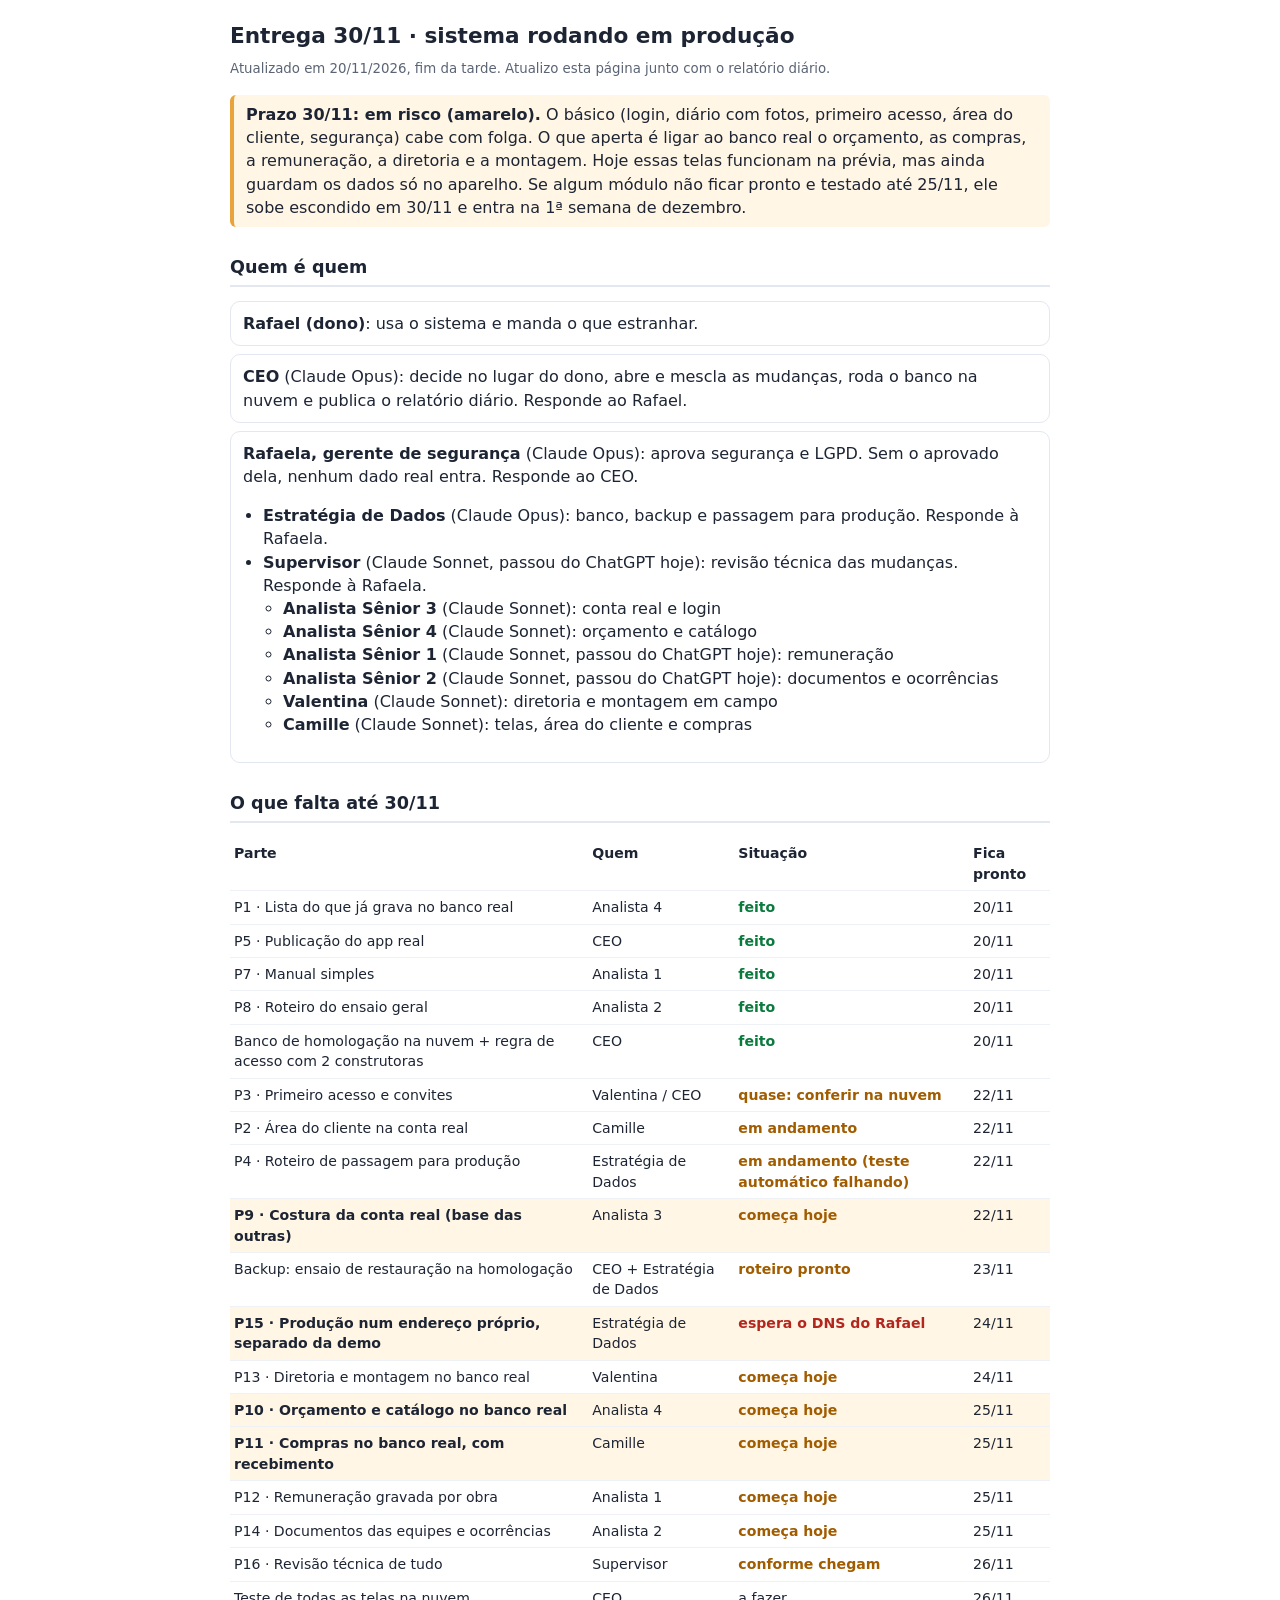
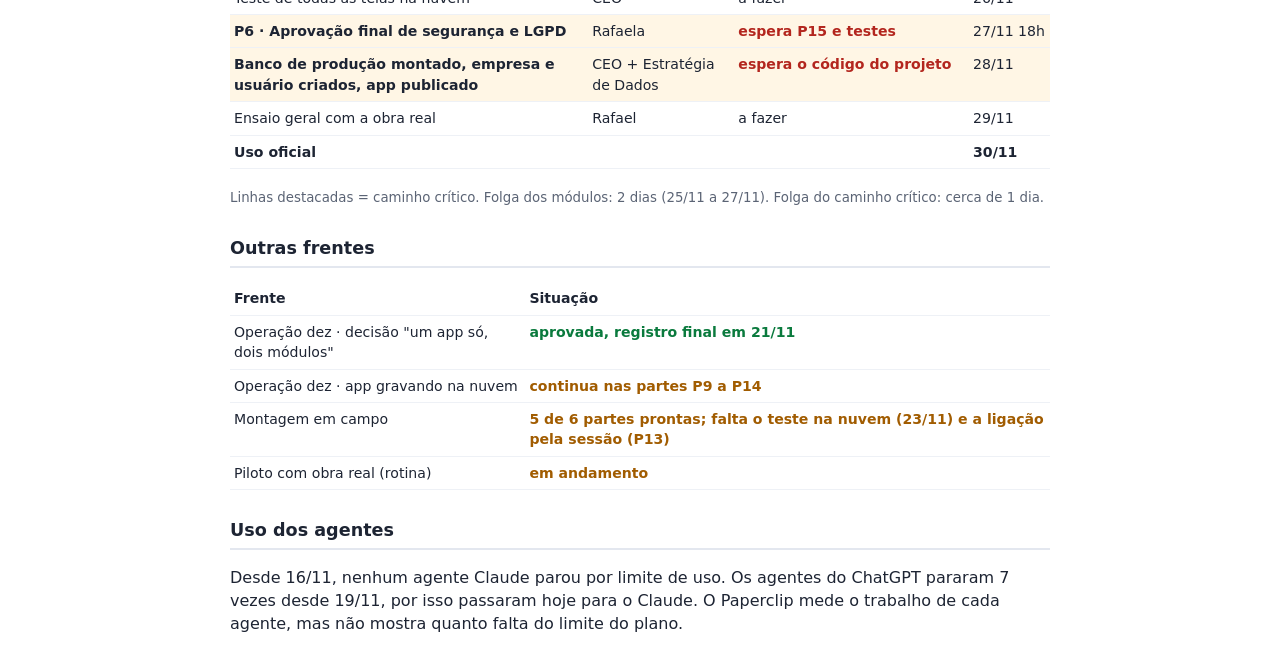
<file: painel-entrega/index.html>
<!doctype html>
<html lang="pt-BR"><head><meta charset="utf-8"><meta name="viewport" content="width=device-width,initial-scale=1">
<meta name="robots" content="noindex,nofollow"><title>Entrega 30/11 · panorama</title>
<style>
body{font-family:system-ui,-apple-system,sans-serif;margin:0;padding:16px;max-width:820px;margin:auto;color:#1d2433;line-height:1.45}
h1{font-size:1.35rem;margin:.2em 0}h2{font-size:1.1rem;margin-top:1.6em;border-bottom:2px solid #e3e7ef;padding-bottom:4px}
small{color:#5b6475}.card{border:1px solid #e3e7ef;border-radius:10px;padding:10px 12px;margin:8px 0}
table{border-collapse:collapse;width:100%;font-size:.88rem}td,th{border-bottom:1px solid #eef1f6;padding:6px 4px;text-align:left;vertical-align:top}
.ok{color:#0a7a3d;font-weight:600}.and{color:#a15c00;font-weight:600}.blo{color:#b3261e;font-weight:600}.crit{background:#fff6e5}
.aviso{background:#fff6e5;border-left:4px solid #e8a33d;padding:8px 12px;border-radius:6px}
ul{padding-left:20px}
</style></head><body>
<h1>Entrega 30/11 · sistema rodando em produção</h1>
<small>Atualizado em 20/11/2026, fim da tarde. Atualizo esta página junto com o relatório diário.</small>

<p class="aviso"><b>Prazo 30/11: em risco (amarelo).</b> O básico (login, diário com fotos, primeiro acesso, área do cliente, segurança) cabe com folga. O que aperta é ligar ao banco real o orçamento, as compras, a remuneração, a diretoria e a montagem. Hoje essas telas funcionam na prévia, mas ainda guardam os dados só no aparelho. Se algum módulo não ficar pronto e testado até 25/11, ele sobe escondido em 30/11 e entra na 1ª semana de dezembro.</p>

<h2>Quem é quem</h2>
<div class="card"><b>Rafael (dono)</b>: usa o sistema e manda o que estranhar.</div>
<div class="card"><b>CEO</b> (Claude Opus): decide no lugar do dono, abre e mescla as mudanças, roda o banco na nuvem e publica o relatório diário. Responde ao Rafael.</div>
<div class="card"><b>Rafaela, gerente de segurança</b> (Claude Opus): aprova segurança e LGPD. Sem o aprovado dela, nenhum dado real entra. Responde ao CEO.
<ul><li><b>Estratégia de Dados</b> (Claude Opus): banco, backup e passagem para produção. Responde à Rafaela.</li>
<li><b>Supervisor</b> (Claude Sonnet, passou do ChatGPT hoje): revisão técnica das mudanças. Responde à Rafaela.
<ul><li><b>Analista Sênior 3</b> (Claude Sonnet): conta real e login</li>
<li><b>Analista Sênior 4</b> (Claude Sonnet): orçamento e catálogo</li>
<li><b>Analista Sênior 1</b> (Claude Sonnet, passou do ChatGPT hoje): remuneração</li>
<li><b>Analista Sênior 2</b> (Claude Sonnet, passou do ChatGPT hoje): documentos e ocorrências</li>
<li><b>Valentina</b> (Claude Sonnet): diretoria e montagem em campo</li>
<li><b>Camille</b> (Claude Sonnet): telas, área do cliente e compras</li></ul></li></ul></div>

<h2>O que falta até 30/11</h2>
<table><tr><th>Parte</th><th>Quem</th><th>Situação</th><th>Fica pronto</th></tr>
<tr><td>P1 · Lista do que já grava no banco real</td><td>Analista 4</td><td class="ok">feito</td><td>20/11</td></tr>
<tr><td>P5 · Publicação do app real</td><td>CEO</td><td class="ok">feito</td><td>20/11</td></tr>
<tr><td>P7 · Manual simples</td><td>Analista 1</td><td class="ok">feito</td><td>20/11</td></tr>
<tr><td>P8 · Roteiro do ensaio geral</td><td>Analista 2</td><td class="ok">feito</td><td>20/11</td></tr>
<tr><td>Banco de homologação na nuvem + regra de acesso com 2 construtoras</td><td>CEO</td><td class="ok">feito</td><td>20/11</td></tr>
<tr><td>P3 · Primeiro acesso e convites</td><td>Valentina / CEO</td><td class="and">quase: conferir na nuvem</td><td>22/11</td></tr>
<tr><td>P2 · Área do cliente na conta real</td><td>Camille</td><td class="and">em andamento</td><td>22/11</td></tr>
<tr><td>P4 · Roteiro de passagem para produção</td><td>Estratégia de Dados</td><td class="and">em andamento (teste automático falhando)</td><td>22/11</td></tr>
<tr class="crit"><td><b>P9 · Costura da conta real (base das outras)</b></td><td>Analista 3</td><td class="and">começa hoje</td><td>22/11</td></tr>
<tr><td>Backup: ensaio de restauração na homologação</td><td>CEO + Estratégia de Dados</td><td class="and">roteiro pronto</td><td>23/11</td></tr>
<tr class="crit"><td><b>P15 · Produção num endereço próprio, separado da demo</b></td><td>Estratégia de Dados</td><td class="blo">espera o DNS do Rafael</td><td>24/11</td></tr>
<tr><td>P13 · Diretoria e montagem no banco real</td><td>Valentina</td><td class="and">começa hoje</td><td>24/11</td></tr>
<tr class="crit"><td><b>P10 · Orçamento e catálogo no banco real</b></td><td>Analista 4</td><td class="and">começa hoje</td><td>25/11</td></tr>
<tr class="crit"><td><b>P11 · Compras no banco real, com recebimento</b></td><td>Camille</td><td class="and">começa hoje</td><td>25/11</td></tr>
<tr><td>P12 · Remuneração gravada por obra</td><td>Analista 1</td><td class="and">começa hoje</td><td>25/11</td></tr>
<tr><td>P14 · Documentos das equipes e ocorrências</td><td>Analista 2</td><td class="and">começa hoje</td><td>25/11</td></tr>
<tr><td>P16 · Revisão técnica de tudo</td><td>Supervisor</td><td class="and">conforme chegam</td><td>26/11</td></tr>
<tr><td>Teste de todas as telas na nuvem</td><td>CEO</td><td>a fazer</td><td>26/11</td></tr>
<tr class="crit"><td><b>P6 · Aprovação final de segurança e LGPD</b></td><td>Rafaela</td><td class="blo">espera P15 e testes</td><td>27/11 18h</td></tr>
<tr class="crit"><td><b>Banco de produção montado, empresa e usuário criados, app publicado</b></td><td>CEO + Estratégia de Dados</td><td class="blo">espera o código do projeto</td><td>28/11</td></tr>
<tr><td>Ensaio geral com a obra real</td><td>Rafael</td><td>a fazer</td><td>29/11</td></tr>
<tr><td><b>Uso oficial</b></td><td></td><td></td><td><b>30/11</b></td></tr>
</table>
<p><small>Linhas destacadas = caminho crítico. Folga dos módulos: 2 dias (25/11 a 27/11). Folga do caminho crítico: cerca de 1 dia.</small></p>

<h2>Outras frentes</h2>
<table><tr><th>Frente</th><th>Situação</th></tr>
<tr><td>Operação dez · decisão "um app só, dois módulos"</td><td class="ok">aprovada, registro final em 21/11</td></tr>
<tr><td>Operação dez · app gravando na nuvem</td><td class="and">continua nas partes P9 a P14</td></tr>
<tr><td>Montagem em campo</td><td class="and">5 de 6 partes prontas; falta o teste na nuvem (23/11) e a ligação pela sessão (P13)</td></tr>
<tr><td>Piloto com obra real (rotina)</td><td class="and">em andamento</td></tr></table>

<h2>Uso dos agentes</h2>
<p>Desde 16/11, nenhum agente Claude parou por limite de uso. Os agentes do ChatGPT pararam 7 vezes desde 19/11, por isso passaram hoje para o Claude. O Paperclip mede o trabalho de cada agente, mas não mostra quanto falta do limite do plano.</p>
</body></html>
</file>
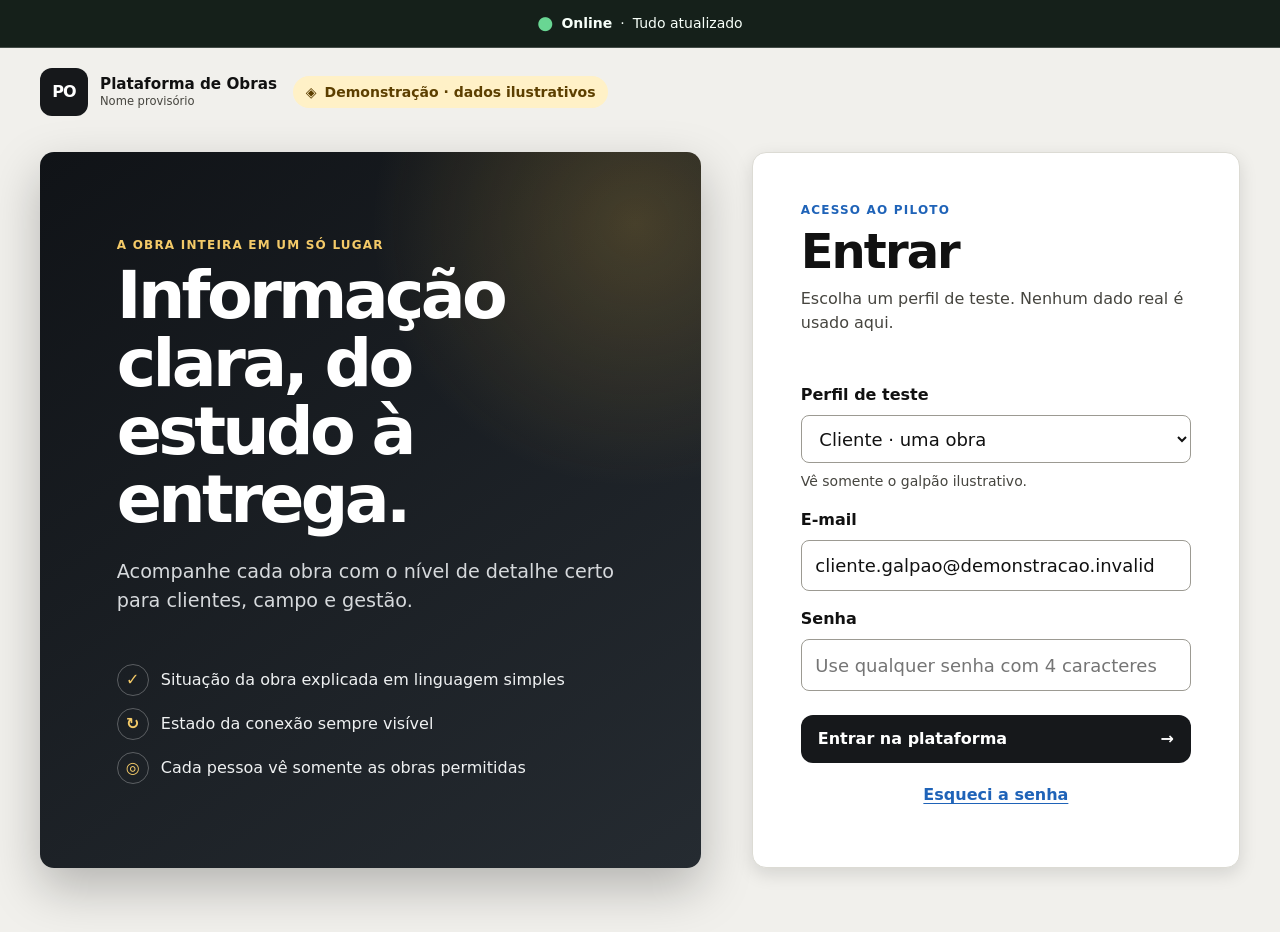
<file: area-do-cliente/app/index.html>
<!doctype html>
<html lang="pt-BR">
  <head>
    <meta http-equiv="Content-Security-Policy" content="default-src &#39;self&#39;; script-src &#39;self&#39;; style-src &#39;self&#39;; img-src &#39;self&#39; data: blob:; font-src &#39;self&#39;; connect-src &#39;self&#39;; worker-src &#39;self&#39;; manifest-src &#39;self&#39;; object-src &#39;none&#39;; base-uri &#39;self&#39;; form-action &#39;self&#39;">

    <meta charset="UTF-8" />
    <meta name="viewport" content="width=device-width, initial-scale=1.0" />
    <meta name="theme-color" content="#16181b" />
    <meta name="description" content="Plataforma de Obras, em construção." />
    <link rel="icon" href="/area-do-cliente/app/icons/icon-192.png" />
    <link rel="apple-touch-icon" href="/area-do-cliente/app/icons/icon-192.png" />
    <title>Plataforma de Obras</title>
    <script type="module" crossorigin src="/area-do-cliente/app/assets/index-BA0NCjkE.js"></script>
    <link rel="modulepreload" crossorigin href="/area-do-cliente/app/assets/react-DHsaPJjs.js">
    <link rel="stylesheet" crossorigin href="/area-do-cliente/app/assets/index-BVWO_eyC.css">
  <link rel="manifest" href="/area-do-cliente/app/manifest.webmanifest"></head>
  <body>
    <div id="root"></div>
  </body>
</html>
</file>
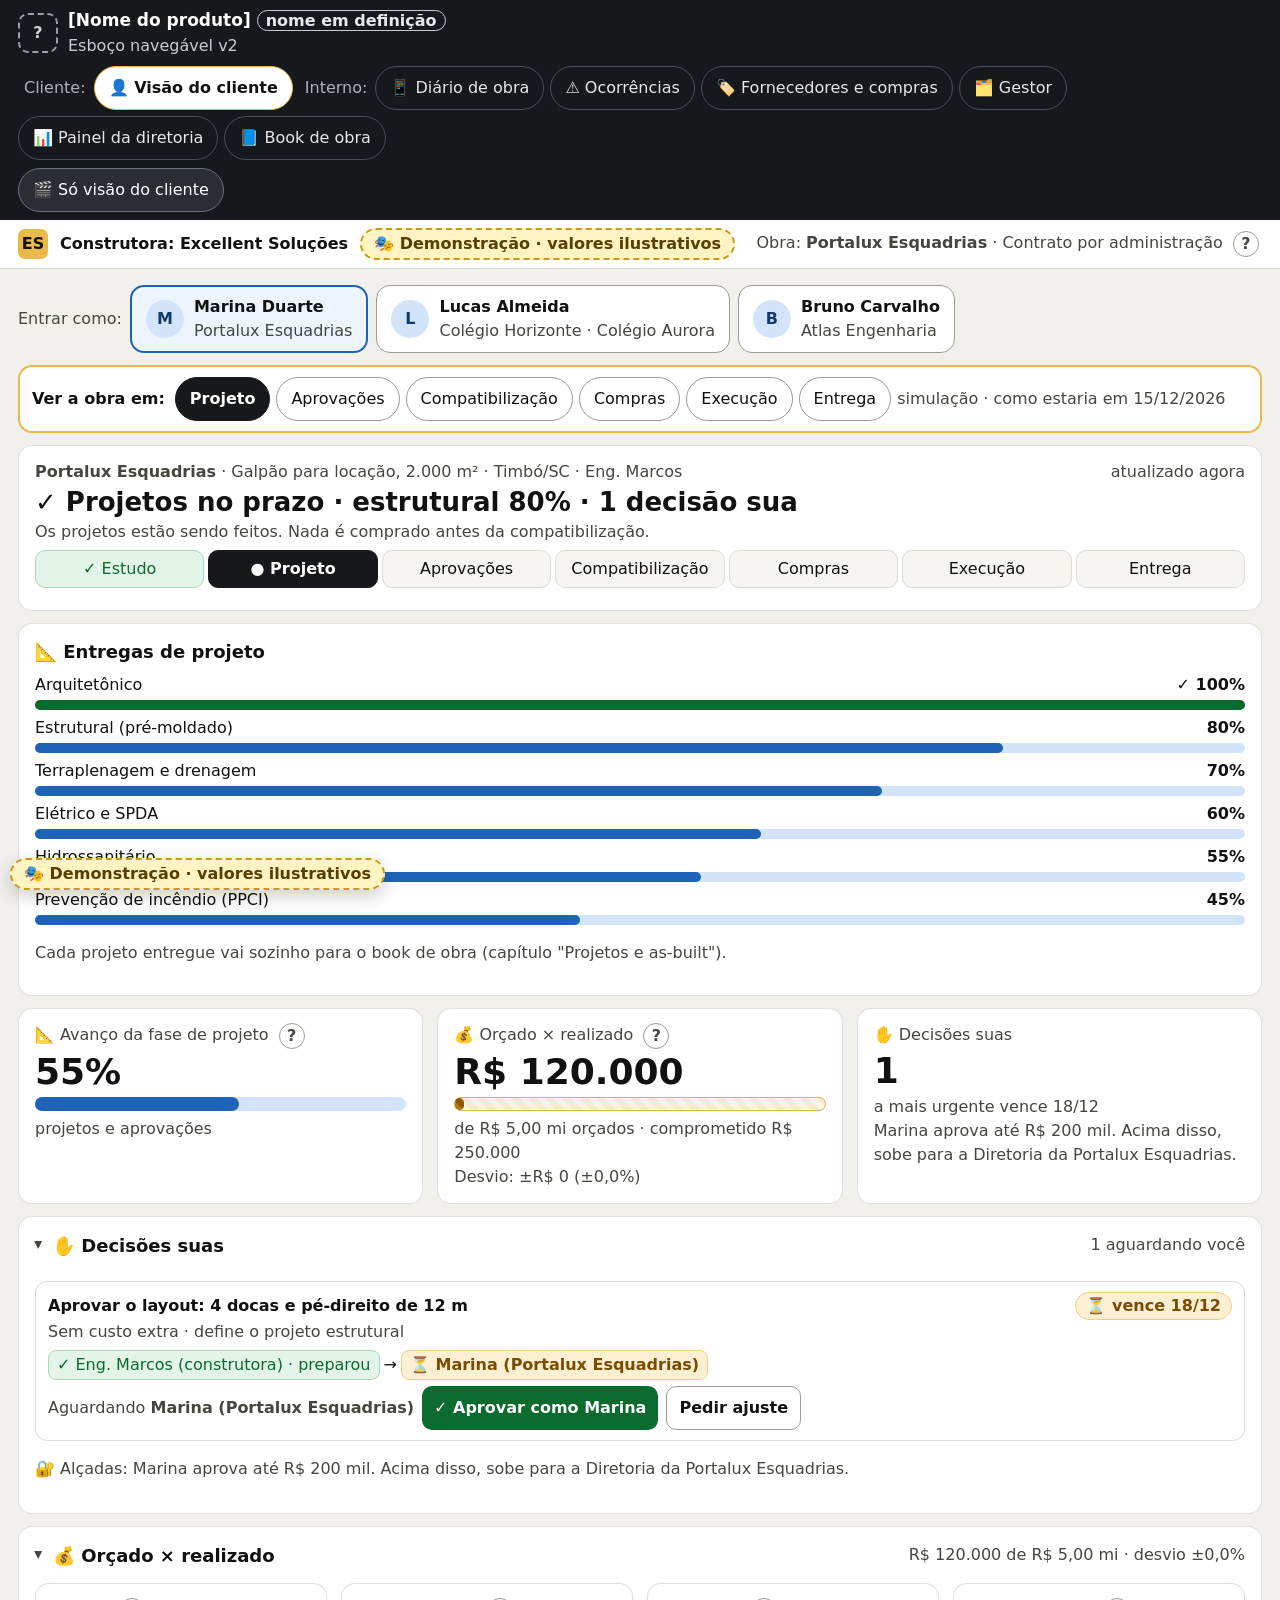
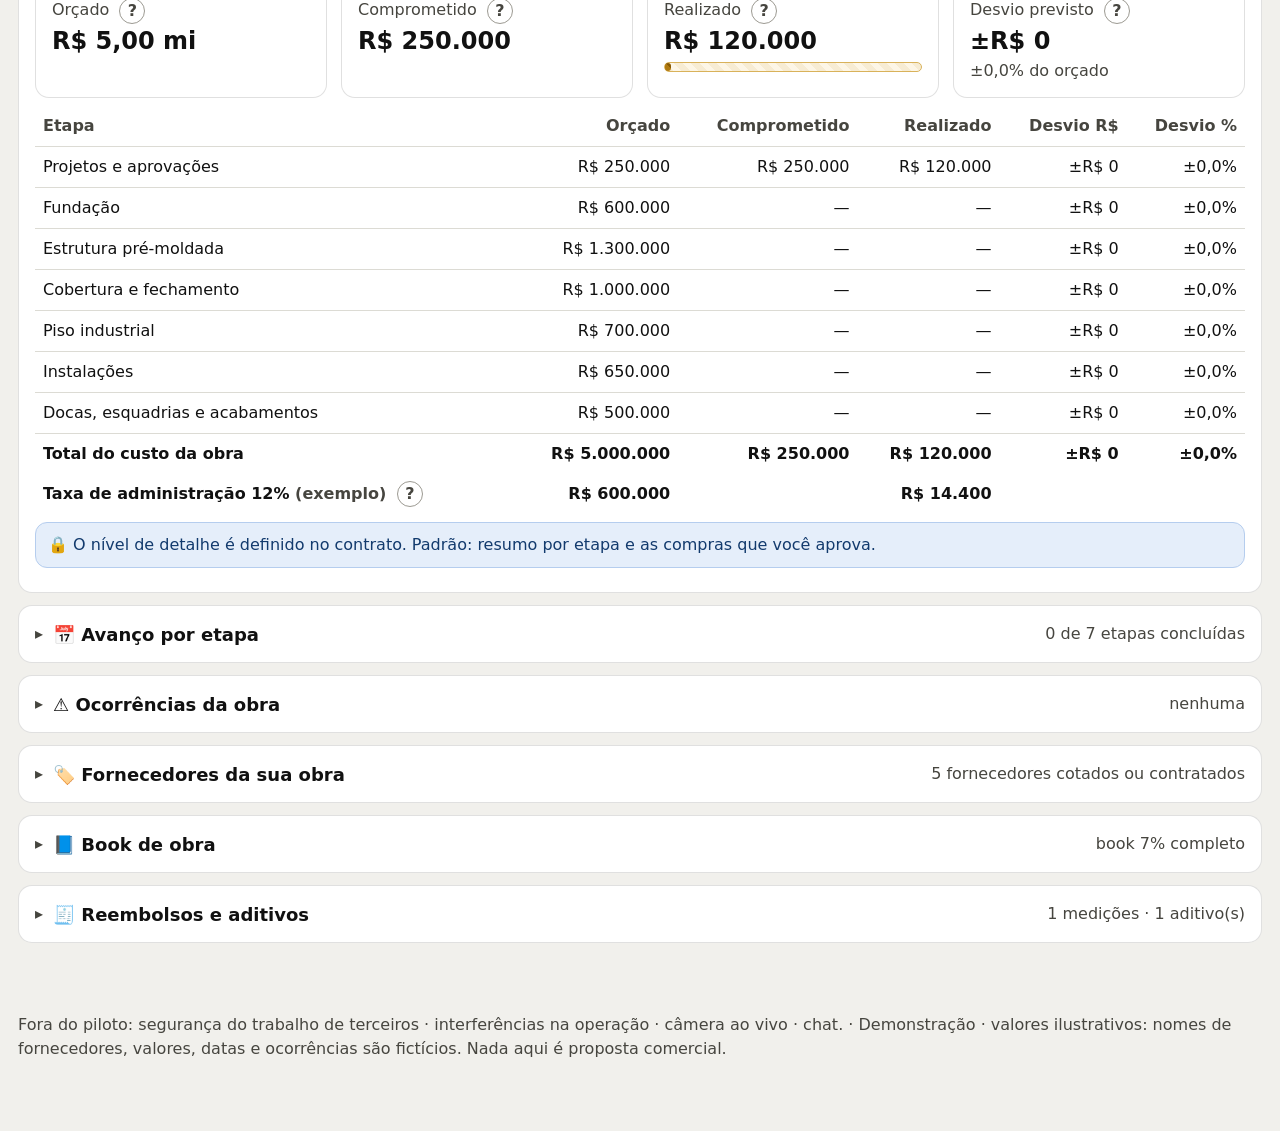
<file: area-do-cliente/demo/index.html>
<!doctype html>
<html lang="pt-BR">
<head>
<meta charset="utf-8">
<meta name="viewport" content="width=device-width,initial-scale=1">
<title>Esboço v2 · [Nome do produto] · plataforma de gestão de obras</title>
<script>
/* =====================================================================
   CONFIGURAÇÃO ÚNICA DO ESBOÇO v2
   Todos os dados da demonstração ficam aqui. Valores, datas, fornecedores
   e ocorrências são FICTÍCIOS e ilustrativos. Para usar números reais,
   troque só este objeto: o resto do arquivo lê daqui.
   ===================================================================== */
const CONFIG = {
  produto: { nome: '[Nome do produto]', selo: 'nome em definição' },
  demo: 'Demonstração · valores ilustrativos',
  construtora: { nome: 'Excellent Soluções', sigla: 'ES', taxaAdm: 0.12, gestor: 'Carlos (gestor)' },
  hoje: '12/11/2026',
  fases: ['Estudo', 'Projeto', 'Aprovações', 'Compatibilização', 'Compras', 'Execução', 'Entrega'],

  /* ---------- clientes (um login pode ter várias obras) ---------- */
  clientes: [
    { id: 'marina', nome: 'Marina Duarte', curto: 'Marina', empresa: 'Portalux Esquadrias', obras: ['rp'] },
    { id: 'lucas', nome: 'Lucas Almeida', curto: 'Lucas', empresa: 'Colégio Horizonte · Colégio Aurora', obras: ['pp', 'aurora'] },
    { id: 'bruno', nome: 'Bruno Carvalho', curto: 'Bruno', empresa: 'Atlas Engenharia', obras: ['atlas'] }
  ],

  /* ---------- obras ---------- */
  obras: {
    rp: {
      nome: 'Galpão para locação', cliente: 'Portalux Esquadrias', cidade: 'Timbó/SC', area: 2000, tipo: 'Galpão · comercial e logística',
      resp: 'marina', eng: 'Eng. Marcos', vitrine: true, orcado: 5000000,
      etapas: ['Projetos e aprovações', 'Fundação', 'Estrutura pré-moldada', 'Cobertura e fechamento', 'Piso industrial', 'Instalações', 'Docas, esquadrias e acabamentos'],
      orcEtapa: [250000, 600000, 1300000, 1000000, 700000, 650000, 500000],
      /* jornada: o seletor "Ver a obra em" troca o estado inteiro da visão da Marina */
      jornada: [
        { fase: 'Projeto', iFase: 1, quando: 'como estaria em 15/12/2026',
          frase: '✓ Projetos no prazo · estrutural 80%', sub: 'Os projetos estão sendo feitos. Nada é comprado antes da compatibilização.',
          entregas: [['Arquitetônico', 100], ['Estrutural (pré-moldado)', 80], ['Terraplenagem e drenagem', 70], ['Elétrico e SPDA', 60], ['Hidrossanitário', 55], ['Prevenção de incêndio (PPCI)', 45]],
          fin: [[250000, 120000, 55], [0, 0, 0], [0, 0, 0], [0, 0, 0], [0, 0, 0], [0, 0, 0], [0, 0, 0]], fis: null,
          book: [30, 0, 25, 5, 0, 0, 0, 10, 0, 0],
          med: [['RM-01', 'Novembro · projetos', 120000, 1]] },
        { fase: 'Aprovações', iFase: 2, quando: 'como estaria em 15/02/2027',
          frase: '⏳ Aguardando o alvará da prefeitura · previsão 05/03/2027', sub: 'O projeto de incêndio já foi aprovado pelos Bombeiros. O alvará é o próximo passo.',
          aprov: [['Consulta de viabilidade · Prefeitura de Timbó', 'ok', 'aprovada em 12/01'], ['Projeto de incêndio (PPCI) · Corpo de Bombeiros', 'ok', 'aprovado em 02/02'], ['Alvará de construção · Prefeitura de Timbó', 'now', 'protocolado em 20/01 · previsão 05/03'], ['Licença ambiental', 'skip', 'dispensada para este uso (exemplo)'], ['ARTs de projeto', 'ok', '6 de 6 emitidas']],
          fin: [[250000, 200000, 85], [0, 0, 0], [0, 0, 0], [0, 0, 0], [0, 0, 0], [0, 0, 0], [0, 0, 0]], fis: null,
          book: [40, 5, 40, 60, 5, 5, 0, 20, 0, 0],
          med: [['RM-01', 'Novembro · projetos', 120000, 3], ['RM-02', 'Janeiro · projetos e taxas', 80000, 1]] },
        { fase: 'Compatibilização', iFase: 3, quando: 'como estaria em 20/03/2027',
          frase: '✓ Compatibilização 85% · 3 ajustes em solução', sub: 'As compras ficam seguras até os projetos conversarem entre si. Assim não se compra errado nem em dobro.',
          compat: { achadas: 18, resolvidas: 15, abertas: ['Calha × viga de borda no eixo C', 'Eletrocalha × tubulação de sprinkler na doca 2', 'Reforço da laje técnica para as condensadoras'] },
          fin: [[250000, 235000, 95], [0, 0, 0], [0, 0, 0], [0, 0, 0], [0, 0, 0], [0, 0, 0], [0, 0, 0]], fis: null,
          book: [50, 5, 60, 70, 10, 10, 0, 30, 0, 0],
          med: [['RM-02', 'Janeiro · projetos e taxas', 80000, 3], ['RM-03', 'Março · compatibilização', 35000, 0]] },
        { fase: 'Compras', iFase: 4, quando: 'como estaria em 05/04/2027',
          frase: '✋ 1 compra para você aprovar: estrutura pré-moldada', sub: 'A equipe cotou 3 fabricantes e recomenda o de melhor custo-benefício. A decisão é sua.',
          fin: [[250000, 250000, 100], [590000, 0, 0], [0, 0, 0], [0, 0, 0], [0, 0, 0], [0, 0, 0], [0, 0, 0]], fis: null,
          book: [60, 10, 65, 75, 15, 25, 5, 40, 0, 0],
          med: [['RM-03', 'Março · compatibilização', 35000, 3]] },
        { fase: 'Execução', iFase: 5, quando: 'como estaria em 20/07/2027',
          frase: '✓ No prazo · entrega prevista 30/10/2027', sub: 'O avanço sai dos apontamentos diários das equipes no app de campo.',
          fin: [[250000, 250000, 100], [610000, 610000, 100], [1340000, 1100000, 85], [980000, 400000, 40], [690000, 0, 0], [420000, 80000, 10], [120000, 0, 0]],
          fis: { previsto: 49 },
          book: [70, 50, 70, 85, 55, 60, 30, 70, 10, 0],
          med: [['RM-05', 'Junho', 900000, 3], ['RM-06', 'Julho (parcial)', 700000, 1]] },
        { fase: 'Entrega', iFase: 6, quando: 'como estaria em 25/10/2027',
          frase: '🏁 Vistoria de entrega em 28/10 · book 94%', sub: 'Faltam 4 pendências de 27. O book de obra está quase pronto.',
          entrega: [['Vistoria final com o cliente', 'now', 'marcada para 28/10 às 9h'], ['Pendências da vistoria prévia', 'now', '23 de 27 resolvidas'], ['Manual de uso e manutenção', 'now', 'em revisão'], ['Termo de entrega', 'todo', 'assinatura na vistoria'], ['Entrega das chaves e do book', 'todo', 'após o termo']],
          fin: [[250000, 250000, 100], [610000, 610000, 100], [1340000, 1340000, 100], [990000, 990000, 100], [705000, 705000, 100], [640000, 640000, 100], [495000, 480000, 98]],
          fis: { previsto: 100 },
          book: [100, 100, 95, 100, 100, 100, 90, 100, 85, 70],
          med: [['RM-08', 'Setembro', 650000, 3], ['RM-09', 'Outubro', 310000, 1]] }
      ]
    },
    pp: {
      nome: 'Escola · novo prédio', cliente: 'Colégio Horizonte', cidade: 'Penha/SC', area: 5000, tipo: 'Escola · educacional',
      resp: 'lucas', eng: 'Eng. Marcos', orcado: 15000000, iFase: 5, entregaPrev: '15/07/2027',
      etapas: ['Serviços preliminares e fundação', 'Estrutura', 'Alvenaria e vedações', 'Cobertura', 'Instalações elétricas e dados', 'Hidráulica e incêndio', 'Pisos e revestimentos', 'Esquadrias e acabamentos'],
      orcEtapa: [1800000, 4200000, 1500000, 1300000, 1600000, 1200000, 1700000, 1700000],
      fin: [[1820000, 1820000, 100], [4300000, 4100000, 95], [1400000, 900000, 65], [1300000, 1100000, 90], [900000, 500000, 35], [700000, 400000, 35], [500000, 200000, 15], [300000, 0, 0]],
      prevEtapa: [100, 100, 70, 95, 40, 40, 22, 5],
      atrasoDias: 4, curva: { inicio: 'mar/26', meses: 17, hoje: 8 },
      med: [['RM-07', 'Setembro', 1100000, 3], ['RM-08', 'Outubro', 1200000, 1], ['RM-09', 'Novembro (parcial)', 600000, 0]],
      book: [60, 55, 50, 80, 50, 60, 20, 70, 0, 0]
    },
    aurora: {
      nome: 'Escola · novo prédio', cliente: 'Colégio Aurora', cidade: 'Blumenau/SC', area: 5000, tipo: 'Escola · educacional',
      resp: 'lucas', eng: 'Eng. Ana', orcado: 15000000, iFase: 5, entregaPrev: '27/07/2027',
      etapas: ['Serviços preliminares e fundação', 'Estrutura', 'Alvenaria e vedações', 'Cobertura', 'Instalações elétricas e dados', 'Hidráulica e incêndio', 'Pisos e revestimentos', 'Esquadrias e acabamentos'],
      orcEtapa: [1800000, 4200000, 1500000, 1300000, 1600000, 1200000, 1700000, 1700000],
      fin: [[1800000, 1800000, 100], [4200000, 3000000, 70], [600000, 200000, 10], [0, 0, 0], [100000, 50000, 0], [100000, 50000, 0], [0, 0, 0], [0, 0, 0]],
      prevEtapa: [100, 90, 40, 20, 10, 10, 0, 0],
      atrasoDias: 12,
      pausa: {
        motivo: 'Aguardando a aprovação do projeto de incêndio (PPCI) revisado no Corpo de Bombeiros',
        desde: '20/10/2026', desdeData: [2026, 9, 20, 8, 0], dep: 'Órgão público',
        bastidores: [['✓', '22/10 · Projeto de incêndio revisado e protocolado nos Bombeiros'], ['✓', '05/11 · Vistoria técnica dos Bombeiros feita no local'], ['⏳', '18/11 · Resposta prevista dos Bombeiros'], ['✓', 'Enquanto isso: compras da cobertura cotadas e prontas para liberar'], ['✋', 'Decisão sua: autorizar a taxa de reanálise (veja em Decisões)']],
        retomada: '01/12/2026', impacto: 'A entrega passa de 15/07 para 27/07/2027 (+12 dias). Cada dia a mais sem resposta soma 1 dia.'
      },
      med: [['RM-05', 'Setembro', 400000, 3], ['RM-06', 'Outubro', 150000, 2]],
      book: [50, 35, 40, 45, 30, 40, 10, 50, 0, 0]
    },
    atlas: {
      nome: 'Reforma de escritório', cliente: 'Atlas Engenharia', cidade: 'Blumenau/SC', area: 50, tipo: 'Reforma · corporativo',
      resp: 'bruno', eng: 'Eng. Ana', orcado: 150000, iFase: 6, entregaPrev: '19/11/2026',
      frase: '🏁 Em entrega · vistoria em 19/11 · book 92%',
      etapas: ['Demolição e preparação', 'Drywall e forro', 'Elétrica e dados', 'Ar-condicionado', 'Piso vinílico', 'Pintura e acabamentos', 'Mobiliário fixo'],
      orcEtapa: [12000, 30000, 25000, 28000, 20000, 15000, 20000],
      fin: [[12000, 12000, 100], [31500, 31500, 100], [24000, 24000, 100], [28000, 28000, 100], [19000, 19000, 100], [16500, 15000, 100], [20000, 18000, 90]],
      prevEtapa: [100, 100, 100, 100, 100, 100, 95],
      atrasoDias: 0,
      med: [['RM-01', 'Outubro', 90000, 3], ['RM-02', 'Novembro', 54000, 2]],
      book: [100, 100, 100, 100, 100, 100, 90, 100, 80, 50],
      bookFalta: ['Certificado de garantia do ar-condicionado (Épsilon Climatização)', 'Manual de uso: revisão final do capítulo do ar-condicionado', 'Termo de entrega: assinatura de Bruno Carvalho na vistoria de 19/11']
    }
  },

  /* ---------- decisões do cliente (com alçadas) ---------- */
  alcadas: {
    rp: 'Marina aprova até R$ 200 mil. Acima disso, sobe para a Diretoria da Portalux Esquadrias.',
    pp: 'Lucas aprova até R$ 300 mil. Acima disso, sobe para a Mantenedora.',
    aurora: 'Lucas aprova até R$ 300 mil. Acima disso, sobe para a Mantenedora.',
    atlas: 'Bruno Carvalho aprova qualquer valor desta obra.'
  },
  decisoes: [
    { id: 'rp-lay', obra: 'rp', fase: 'Projeto', t: 'Aprovar o layout: 4 docas e pé-direito de 12 m', d: 'Sem custo extra · define o projeto estrutural', due: '18/12', ch: [['Eng. Marcos (construtora) · preparou', 'done'], ['Marina (Portalux Esquadrias)', 'now']] },
    { id: 'rp-cond', obra: 'rp', fase: 'Compatibilização', t: 'Posição das condensadoras: sobre a laje técnica (recomendado)', d: 'Evita reforço na cobertura · +0 dia', due: '24/03', ch: [['Eng. Marcos (construtora) · preparou', 'done'], ['Marina (Portalux Esquadrias)', 'now']] },
    { id: 'rp-ad1', obra: 'rp', fase: 'Execução', t: 'Aditivo 01 · 2 niveladoras de doca a mais', d: '+ R$ 90.000 · +0 dia no prazo', due: '25/07', ch: [['Eng. Marcos (construtora) · preparou', 'done'], ['Marina (Portalux Esquadrias)', 'now']] },
    { id: 'rp-vis', obra: 'rp', fase: 'Entrega', t: 'Confirmar a vistoria de entrega: 28/10 às 9h', d: 'Leva cerca de 2 horas · o book de obra é entregue depois do termo', due: '26/10', ch: [['Eng. Marcos (construtora) · agendou', 'done'], ['Marina (Portalux Esquadrias)', 'now']] },
    { id: 'pp-rm8', obra: 'pp', t: 'Medição de outubro (RM-08) · reembolso', d: 'R$ 1.200.000 de custo + taxa 12% = R$ 1.344.000', due: '18/11', ch: [['Eng. Marcos (construtora) · preparou', 'done'], ['Lucas (Colégio Horizonte)', 'now'], ['Mantenedora (acima de R$ 300 mil)', '']] },
    { id: 'pp-cor', obra: 'pp', t: 'Cor do piso vinílico das salas (3 opções)', d: 'Mesmo preço nas 3 opções · precisa até 25/11 para a compra', due: '20/11', ch: [['Eng. Marcos (construtora) · preparou', 'done'], ['Lucas (Colégio Horizonte)', 'now']] },
    { id: 'aurora-taxa', obra: 'aurora', t: 'Autorizar a taxa de reanálise do projeto de incêndio', d: 'R$ 2.000 (taxa do órgão) · acelera a retomada', due: '14/11', ch: [['Eng. Ana (construtora) · preparou', 'done'], ['Lucas (Colégio Aurora)', 'now']] },
    { id: 'atlas-vis', obra: 'atlas', t: 'Confirmar a vistoria de entrega: 19/11 às 10h', d: 'Na vistoria, você assina o termo de entrega e recebe o book', due: '17/11', ch: [['Eng. Ana (construtora) · agendou', 'done'], ['Bruno Carvalho (Atlas)', 'now']] }
  ],
  aditivos: {
    pp: [['AD-01', 'Ampliação do refeitório (40 m²)', 180000, '+6 dias (já na entrega de 15/07)', 'ok']],
    aurora: [],
    atlas: [['AD-01', 'Mudança da posição de 3 tomadas (pedido do cliente)', 900, '+0 dia', 'ok']],
    rp: [['AD-01', '2 niveladoras de doca a mais', 90000, '+0 dia', 'wait']]
  },

  /* ---------- fornecedores (nomes inventados; base única da construtora) ---------- */
  criterios: [['prazo', 'Prazo'], ['qualidade', 'Qualidade'], ['preco', 'Preço e condições'], ['atendimento', 'Atendimento'], ['pos', 'Pós-venda e garantia']],
  fornecedores: [
    { id: 'alfa', n: 'Pré-Moldados Alfa', cat: 'Estrutura pré-moldada', cont: 'Sr. Jorge · comercial', notas: [4.7, 4.8, 4.2, 4.6, 4.7], aval: 12, rec: 92,
      obras: ['pp', 'rp'], docs: [['CNPJ e contrato social', 'ok'], ['Certidões negativas', 'válidas até 03/2027'], ['Seguro de responsabilidade civil', 'ok'], ['Atestado de capacidade técnica', 'ok']],
      hist: [['pp', 'Pedido · estrutura do bloco A e B', 'entregue · avaliado'], ['rp', 'Cotação · estrutura do galpão', 'em análise']],
      coment: ['"Montagem rápida e equipe organizada." · Eng. Marcos', '"Frete caro para fora do Vale: negociar entrega inclusa." · Compras'] },
    { id: 'beta', n: 'Beta Estruturas', cat: 'Estrutura pré-moldada', cont: 'Sra. Lúcia · orçamentos', notas: [3.2, 4.0, 4.6, 3.8, 3.5], aval: 9, rec: 67,
      obras: ['aurora', 'rp'], docs: [['CNPJ e contrato social', 'ok'], ['Certidões negativas', 'vence em 30 dias'], ['Seguro de responsabilidade civil', 'ok'], ['Atestado de capacidade técnica', 'ok']],
      hist: [['aurora', 'Pedido · pilares e vigas', 'entregue · avaliado'], ['rp', 'Cotação · estrutura do galpão', 'em análise']],
      coment: ['"Atrasou 9 dias os pilares na Aurora." · Eng. Ana', '"Preço bom; exigir cronograma de fabricação por escrito." · Compras'], lig: ['OC-011 · atraso na entrega de pilares (Aurora)'] },
    { id: 'gama', n: 'Gama Pré-Fabricados', cat: 'Estrutura pré-moldada', cont: 'Sr. Davi · engenharia', notas: [4.3, 4.3, 3.9, 4.4, 4.1], aval: 7, rec: 86,
      obras: ['rp'], docs: [['CNPJ e contrato social', 'ok'], ['Certidões negativas', 'ok'], ['Seguro de responsabilidade civil', 'pendente'], ['Atestado de capacidade técnica', 'ok']],
      hist: [['rp', 'Cotação · estrutura do galpão', 'em análise']],
      coment: ['"Bom projeto de fabricação; pede 60 dias para começar." · Eng. Marcos'] },
    { id: 'omega', n: 'Ômega Pisos', cat: 'Pisos e contrapiso', cont: 'Sr. Ivo · obras', notas: [3.6, 3.2, 4.4, 3.9, 4.0], aval: 8, rec: 63,
      obras: ['pp'], docs: [['CNPJ e contrato social', 'ok'], ['Certidões negativas', 'ok'], ['Seguro de responsabilidade civil', 'ok']],
      hist: [['pp', 'Pedido · contrapiso e piso vinílico', 'em execução']],
      coment: ['"Refez o contrapiso do bloco B por conta própria; acompanhar o nivelamento." · Eng. Marcos'], lig: ['RT-003 · retrabalho do contrapiso (pago pelo fornecedor)'] },
    { id: 'sigma', n: 'Sigma Alvenarias', cat: 'Alvenaria e vedações', cont: 'Sr. Renato · encarregado', notas: [4.1, 3.7, 4.3, 4.0, 3.9], aval: 10, rec: 80,
      obras: ['pp', 'aurora'], docs: [['CNPJ e contrato social', 'ok'], ['Certidões negativas', 'ok'], ['Seguro de responsabilidade civil', 'ok']],
      hist: [['pp', 'Pedido · alvenaria blocos A, B e C', 'em execução'], ['aurora', 'Pedido · alvenaria bloco 1', 'pausado']],
      coment: ['"Encarregado novo no bloco C; pedir troca se repetir o problema." · Eng. Marcos'], lig: ['RNC-007 · alvenaria fora de prumo (pago pelo fornecedor)'] },
    { id: 'delta', n: 'Delta Elétrica', cat: 'Instalações elétricas', cont: 'Eng. Sônia · projetos', notas: [4.5, 4.4, 4.0, 4.7, 4.5], aval: 15, rec: 93,
      obras: ['pp', 'atlas', 'rp'], docs: [['CNPJ e contrato social', 'ok'], ['Certidões negativas', 'ok'], ['ART do responsável técnico', 'ok']],
      hist: [['pp', 'Pedido · elétrica e dados', 'em execução'], ['atlas', 'Pedido · elétrica e dados', 'entregue · avaliado'], ['rp', 'Cotação · instalações', 'aguarda compatibilização']],
      coment: ['"Sempre manda o as-built junto com a medição." · Eng. Ana'] },
    { id: 'epsilon', n: 'Épsilon Climatização', cat: 'Ar-condicionado', cont: 'Sr. Paulo · comercial', notas: [4.0, 4.5, 3.8, 4.2, 3.6], aval: 6, rec: 83,
      obras: ['atlas', 'pp'], docs: [['CNPJ e contrato social', 'ok'], ['Certidões negativas', 'ok'], ['Certificado de garantia (Atlas)', 'pendente']],
      hist: [['atlas', 'Pedido · 2 aparelhos e instalação', 'entregue · falta certificado'], ['pp', 'Cotação · climatização das salas', 'cotando']],
      coment: ['"Certificado de garantia da Atlas ainda não veio; cobrar." · Eng. Ana'] },
    { id: 'kappa', n: 'Kappa Forros e Drywall', cat: 'Drywall e forro', cont: 'Sra. Rita · vendas', notas: [4.8, 4.7, 4.1, 4.9, 4.6], aval: 11, rec: 100,
      obras: ['atlas'], docs: [['CNPJ e contrato social', 'ok'], ['Certidões negativas', 'ok']],
      hist: [['atlas', 'Pedido · drywall e forro', 'entregue · avaliado']],
      coment: ['"Trocou 2 placas manchadas na garantia em 1 dia." · Eng. Ana'], lig: ['RT-001 · troca de placas (garantia do fornecedor)'] },
    { id: 'zeta', n: 'Zeta Esquadrias', cat: 'Esquadrias', cont: 'Sr. Hugo · orçamentos', notas: [4.2, 4.4, 3.9, 4.1, 4.3], aval: 5, rec: 80,
      obras: ['pp', 'rp'], docs: [['CNPJ e contrato social', 'ok'], ['Certidões negativas', 'ok']],
      hist: [['pp', 'Pedido · esquadrias de alumínio', 'em fabricação'], ['rp', 'Cotação · portas de doca', 'aguarda compatibilização']],
      coment: ['"Prazo de fabricação longo: pedir com 60 dias." · Compras'] }
  ],

  /* ---------- mapa de cotação: 3 pré-moldados com preços próximos (obra vitrine) ---------- */
  cotacao: {
    obra: 'rp', item: 'Estrutura pré-moldada do galpão (pilares, vigas e terças)', etapa: 2,
    propostas: [
      { f: 'alfa', preco: 1180000, frete: 0, freteTxt: 'incluso', prazo: '50 dias', cond: '30/60/90 dias', val: '20/04' },
      { f: 'beta', preco: 1150000, frete: 18000, freteTxt: 'R$ 18.000', prazo: '60 dias', cond: '30/60 dias', val: '15/04' },
      { f: 'gama', preco: 1200000, frete: 0, freteTxt: 'incluso', prazo: '45 dias', cond: 'entrada + 3x', val: '18/04' }
    ],
    pesoNota: 0.6, pesoPreco: 0.4
  },

  /* ---------- ocorrências (4 tipos) ---------- */
  caminho: ['Aberta', 'Em análise', 'Em correção', 'Verificação', 'Encerrada'],
  tipos: { oc: ['📌', 'Ocorrência'], rnc: ['🧾', 'Não conformidade'], sin: ['🌪️', 'Sinistro'], ret: ['🔁', 'Retrabalho'] },
  ocorrencias: [
    { id: 'RNC-007', tipo: 'rnc', obra: 'pp', t: 'Alvenaria do bloco C fora de prumo', local: 'Bloco C · 2º pavimento · eixos 4 a 6', etapa: 'Alvenaria e vedações', grav: 'média', resp: 'Eng. Marcos', prazo: '22/11', passo: 3, data: '05/11',
      forn: 'sigma', req: 'Projeto e especificação: desvio de prumo de até 3 mm por metro (exemplo)', fato: 'Medido até 8 mm por metro em 14 m² de parede',
      causa: 'Execução sem conferência de prumo a cada fiada', imediata: 'Trecho isolado e serviço suspenso nesse eixo', corretiva: 'Demolir e refazer os 14 m², com conferência por prumo a laser a cada 3 fiadas', verif: 'Eng. Marcos confere em 20/11 com laser e foto',
      custo: 6000, paga: 'Sigma Alvenarias (fornecedor)', cobrado: false, impacto: '+0 dia (folga da etapa)', interno: 'Encarregado novo na Sigma; pedir troca se repetir.' },
    { id: 'RT-003', tipo: 'ret', obra: 'pp', t: 'Contrapiso do bloco B refeito', local: 'Bloco B · térreo · 180 m²', etapa: 'Pisos e revestimentos', grav: 'alta', resp: 'Eng. Marcos', prazo: '26/11', passo: 2, data: '03/11',
      forn: 'omega', refeito: '180 m² de contrapiso com nivelamento fora da tolerância', causaTipo: 'Execução', respCausa: 'Ômega Pisos', horas: 96,
      custo: 18000, paga: 'Ômega Pisos (fornecedor)', cobrado: false, impacto: '+2 dias na etapa de pisos, sem impacto na entrega', interno: 'Aplicar desconto de 5% na próxima medição da Ômega.' },
    { id: 'SIN-002', tipo: 'sin', obra: 'pp', t: 'Vendaval danificou a cobertura do bloco A', local: 'Bloco A · cobertura · 120 m²', etapa: 'Cobertura', grav: 'alta', resp: 'Carlos (gestor)', prazo: '30/11', passo: 1, data: '08/11',
      oque: 'Chuva forte com vento levantou 120 m² de telhas e molhou o forro já instalado', bo: 'BO 0000/2026 (fictício)', apolice: 'Risco de engenharia · apólice 00.000.000-0 (fictícia)', seguradora: 'Seguradora Exemplo', nSin: 'SIN-2026-0000 (fictício)', franquia: 10000, prejuizo: 46000, ressarc: 36000,
      custo: 46000, paga: 'Seguro (R$ 36.000) + franquia pela construtora (R$ 10.000)', cobrado: false, impacto: '+3 dias na pintura do bloco A, sem impacto na entrega', interno: 'Reforçar amarração das telhas nas próximas obras de cobertura alta.' },
    { id: 'OC-015', tipo: 'oc', obra: 'pp', t: 'Atraso na entrega de blocos cerâmicos', local: 'Canteiro', etapa: 'Alvenaria e vedações', grav: 'média', resp: 'Compras', prazo: '14/11', passo: 0, data: '12/11',
      custo: 0, paga: '—', cobrado: false, impacto: 'alvenaria do bloco C pode parar 1 dia', interno: 'Segundo atraso do mesmo distribuidor.' },
    { id: 'OC-014', tipo: 'oc', obra: 'pp', t: 'Falta de energia por 3 horas', local: 'Canteiro', etapa: 'Geral', grav: 'baixa', resp: 'Eng. Marcos', prazo: '10/11', passo: 4, data: '10/11',
      custo: 0, paga: '—', cobrado: false, impacto: 'sem impacto', interno: '' },
    { id: 'OC-011', tipo: 'oc', obra: 'aurora', t: 'Atraso de 9 dias na entrega de pilares', local: 'Bloco 1', etapa: 'Estrutura', grav: 'média', resp: 'Eng. Ana', prazo: '30/09', passo: 4, data: '21/09', forn: 'beta',
      custo: 0, paga: '—', cobrado: false, impacto: 'absorvido antes da pausa', interno: 'Entra na nota de prazo da Beta.' },
    { id: 'RT-001', tipo: 'ret', obra: 'atlas', t: 'Troca de 2 placas de forro manchadas', local: 'Sala de reunião', etapa: 'Drywall e forro', grav: 'baixa', resp: 'Eng. Ana', prazo: '06/11', passo: 4, data: '04/11', forn: 'kappa',
      refeito: '2 placas de forro', causaTipo: 'Material', respCausa: 'Kappa Forros (garantia)', horas: 3, custo: 600, paga: 'Kappa Forros (garantia)', cobrado: false, impacto: '+0 dia', interno: '' },
    { id: 'RT-002', tipo: 'ret', obra: 'atlas', t: 'Mudança da posição de 3 tomadas', local: 'Estações de trabalho', etapa: 'Elétrica e dados', grav: 'baixa', resp: 'Eng. Ana', prazo: '07/11', passo: 4, data: '05/11',
      refeito: '3 pontos de tomada', causaTipo: 'Mudança do cliente', respCausa: 'Pedido do cliente (aditivo AD-01)', horas: 6, custo: 900, paga: 'Cliente · aditivo AD-01 aprovado', cobrado: true, impacto: '+0 dia', interno: '' }
  ],

  /* ---------- book de obra (R9) ---------- */
  book: {
    capitulos: ['Capa, ficha da obra e índice', 'Fotos por etapa (antes, durante e depois)', 'Projetos e as-built', 'ARTs/RRTs, alvarás e aprovações', 'Relatórios: diários, não conformidades, medições e ensaios', 'Notas fiscais', 'Certificados, laudos e garantias (com validade)', 'Documentação das empresas', 'Manual de uso e manutenção', 'Termo de entrega'],
    falta: ['Ficha técnica final da obra', 'Fotos das etapas ainda não executadas', 'As-built das instalações', 'ART das instalações elétricas', 'Ensaios do concreto e diários finais', 'Notas fiscais das compras em aberto', 'Laudo de estanqueidade da cobertura', 'Documentos de empresas a contratar', 'Manual de uso e manutenção', 'Termo de entrega assinado'],
    paginas: [2, 36, 22, 10, 48, 30, 14, 12, 18, 2]
  },

  /* ---------- diário de obra com tarefas e apontamentos (obra: Colégio Horizonte) ---------- */
  diario: {
    obra: 'pp', data: '12/11', eng: 'Eng. Marcos', clima: '⛅ Nublado, sem chuva',
    equipes: ['Ômega Pisos', 'Sigma Alvenarias', 'Delta Elétrica', 'Zeta Esquadrias', 'Equipe própria'],
    tarefas: [
      { id: 't1', n: 'Contrapiso · Bloco B', prev: 600, u: 'm²', exec: 240, st: 'exec', eq: 'Ômega Pisos', et: 6, peso: 0.25, pes: 6, hrs: 8, qtd: 120 },
      { id: 't2', n: 'Alvenaria · Bloco C, 2º pav.', prev: 420, u: 'm²', exec: 300, st: 'exec', eq: 'Sigma Alvenarias', et: 2, peso: 0.2, pes: 5, hrs: 8, qtd: 40 },
      { id: 't3', n: 'Eletrodutos · Bloco A', prev: 800, u: 'm', exec: 560, st: 'exec', eq: 'Delta Elétrica', et: 4, peso: 0.2, pes: 3, hrs: 8, qtd: 90 },
      { id: 't4', n: 'Reparo da cobertura · Bloco A (sinistro)', prev: 120, u: 'm²', exec: 0, st: 'todo', eq: 'Equipe própria', et: 3, peso: 0.1, pes: 4, hrs: 8, qtd: 60 },
      { id: 't5', n: 'Esquadrias · Bloco A (conferência de vãos)', prev: 36, u: 'un.', exec: 0, st: 'todo', eq: 'Zeta Esquadrias', et: 7, peso: 0.1, pes: 2, hrs: 4, qtd: 18 },
      { id: 't6', n: 'Pintura · Bloco A (1ª demão)', prev: 900, u: 'm²', exec: 0, st: 'imp', motivo: 'Aguardando o reparo da cobertura (sinistro SIN-002)', eq: 'Equipe própria', et: 7, peso: 0.15, pes: 4, hrs: 8, qtd: 150 },
      { id: 't7', n: 'Forro · Bloco A térreo', prev: 300, u: 'm²', exec: 300, st: 'done', eq: 'Equipe própria', et: 7, peso: 0.05 },
      { id: 't8', n: 'Rampa de acesso · concretagem', prev: 12, u: 'm³', exec: 12, st: 'done', eq: 'Equipe própria', et: 0, peso: 0.02 }
    ],
    apontamentos: [
      { h: '09:40', tid: 't2', emp: 'Sigma Alvenarias', pes: 5, hrs: 4, qtd: 30, fotos: 2, obs: 'Prumo conferido a laser a cada 3 fiadas' },
      { h: '10:15', tid: 't3', emp: 'Delta Elétrica', pes: 3, hrs: 4, qtd: 80, fotos: 1, obs: '' }
    ],
    efetivoBase: 18, entregas: ['🚚 Cimento · 200 sacos · entregue 08:10', '⏳ Blocos cerâmicos · 8.000 un. · atrasada (OC-015)'], visitas: ['👤 Lucas Almeida (cliente) · visita agendada às 15h']
  },

  /* ---------- painéis (BI próprio) ---------- */
  bi: {
    taxaMes: { rp: 14000, pp: 144000, aurora: 0, atlas: 6500 },
    comprasPendentes: [['rp', 'Estrutura pré-moldada', 'aguardando aprovação do cliente'], ['pp', 'Piso vinílico das salas', 'aguardando a cor (decisão do cliente)'], ['pp', 'Climatização das salas', 'cotando'], ['aurora', 'Telhas da cobertura', 'pronta para liberar na retomada'], ['atlas', 'Certificado de garantia do ar-condicionado', 'cobrar fornecedor']]
  }
};
</script>
<style>
:root{--page:#f1f0ec;--card:#fff;--ink:#111;--ink2:#46453f;--line:#dcdbd4;--ring:rgba(0,0,0,.12);--soft:#f6f5f1;--blue:#1f63b8;--blue-t:#d3e4fa;--gold:#8a5a00;--gold-b:#e9b949;--good:#0b6b2e;--good-bg:#e3f4e8;--warn:#7a4b00;--warn-bg:#fdf0d2;--crit:#a51d1d;--crit-bg:#fbe3e3;--pause:#5b3a9e;--pause-bg:#efe8fb;--btn:#16181b;--btn-ink:#fff}
*{box-sizing:border-box}
html{-webkit-text-size-adjust:100%}
body{margin:0;font:16px/1.5 system-ui,-apple-system,"Segoe UI",Roboto,sans-serif;background:var(--page);color:var(--ink);overflow-x:hidden}
button,select,input{font:inherit;color:inherit}
button{cursor:pointer}
select{min-height:44px;border-radius:10px;border:1px solid #9c9a92;background:#fff;padding:6px 10px;max-width:100%}
:focus-visible{outline:3px solid var(--blue);outline-offset:2px}
.top{position:sticky;top:0;z-index:30;display:flex;gap:8px 14px;align-items:center;flex-wrap:wrap;padding:8px 18px;background:#16181b;color:#fff}
.brand{display:flex;gap:10px;align-items:center;margin-right:auto}
.logo{width:40px;height:40px;border-radius:10px;border:2px dashed #9aa0a8;display:grid;place-items:center;font-weight:800;color:#cfd3d8;flex:none}
.brand b{font-size:17px}.brand small{display:block;color:#c8ccd2;font-size:16px}
.selo{font-size:16px;font-weight:600;border:1px solid #c8ccd2;color:#e6e8eb;border-radius:999px;padding:0 8px;margin-left:6px;white-space:nowrap}
.tabs{display:flex;gap:6px;flex-wrap:wrap;align-items:center}
.tabs .grp{color:#aeb3ba;font-size:16px;margin:0 2px 0 6px}
.tabs button{background:transparent;color:#e6e8eb;border:1px solid #4a4e55;border-radius:999px;padding:8px 14px;min-height:44px}
.tabs button[aria-selected=true]{background:#fff;color:#111;border-color:#fff;font-weight:650}
.tabs button.cli{border-color:#e9b949}
.pres{background:#2a2d33;color:#fff;border:1px solid #6b7079;border-radius:999px;padding:8px 14px;min-height:44px}
.pres[aria-pressed=true]{background:#e9b949;color:#111;border-color:#e9b949;font-weight:700}
body.present .tabs .int,body.present .tabs .grp.int{display:none}
.tenant{background:#fff;border-bottom:1px solid var(--line);padding:8px 18px;display:flex;gap:8px 12px;align-items:center;flex-wrap:wrap}
.tlogo{width:30px;height:30px;border-radius:7px;background:#e9b949;color:#111;display:grid;place-items:center;font-weight:800;font-size:16px;flex:none}
.demo{display:inline-flex;align-items:center;gap:6px;background:#fff4c2;color:#5a3d00;border:2px dashed #c79a1e;border-radius:999px;padding:2px 12px;font-weight:700;font-size:16px;white-space:nowrap}
#demoFix{position:fixed;left:10px;bottom:10px;z-index:70;box-shadow:0 6px 18px rgba(0,0,0,.2)}
main{max-width:1280px;margin:0 auto;padding:16px 18px 70px}
.intro{background:var(--card);border:1px solid var(--ring);border-left:5px solid var(--blue);border-radius:12px;padding:10px 14px;margin-bottom:14px;color:var(--ink2)}
.intro b{color:var(--ink)}
.intro.int{border-left-color:#e9b949}
.lay{display:grid;grid-template-columns:repeat(12,minmax(0,1fr));gap:14px}
.card{background:var(--card);border:1px solid var(--ring);border-radius:14px;padding:14px 16px;min-width:0}
.c3{grid-column:span 3}.c4{grid-column:span 4}.c5{grid-column:span 5}.c6{grid-column:span 6}.c7{grid-column:span 7}.c8{grid-column:span 8}.c12{grid-column:span 12}
@media(max-width:1000px){.c3,.c4{grid-column:span 6}.c5,.c6,.c7,.c8{grid-column:span 12}}
@media(max-width:640px){.c3,.c4{grid-column:span 12}main{padding:10px 10px 70px}.top{padding:8px 10px;position:static}.tenant{padding:8px 10px}}
h2{font-size:22px;margin:0 0 4px}h3{font-size:18px;margin:0 0 8px}h4{font-size:16px;margin:14px 0 6px;color:var(--ink2);text-transform:uppercase;letter-spacing:.03em}
.sub{color:var(--ink2);font-size:16px}
.row{display:flex;gap:8px;align-items:center;flex-wrap:wrap}.sp{justify-content:space-between}
.btn{border:0;border-radius:10px;padding:9px 14px;background:var(--btn);color:var(--btn-ink);font-weight:650;min-height:44px;min-width:44px}
.btn.ghost{background:#fff;color:var(--ink);border:1px solid #9c9a92}
.btn.ok{background:var(--good);color:#fff}
.btn.sm{padding:6px 12px}
.btn:disabled{opacity:.55;cursor:not-allowed}
.btn[aria-pressed=true]{background:var(--blue);color:#fff;border-color:var(--blue)}
.pill{display:inline-flex;gap:5px;align-items:center;border-radius:999px;padding:1px 10px;font-size:16px;font-weight:650;border:1px solid transparent;max-width:100%}
.p-good{background:var(--good-bg);color:var(--good);border-color:#a9d9b8}.p-warn{background:var(--warn-bg);color:var(--warn);border-color:#ecd08a}.p-crit{background:var(--crit-bg);color:var(--crit);border-color:#efb1b1}.p-pause{background:var(--pause-bg);color:var(--pause);border-color:#c9b6f0}.p-info{background:#e5eefa;color:#1a4f93;border-color:#b5cdee}.p-gray{background:var(--soft);color:var(--ink2);border-color:var(--line)}
.tag{font-size:16px;font-weight:650;border-radius:6px;padding:0 7px;background:#ece7fb;color:#4b2c8a;border:1px dashed #8d74c9}
.itag{font-size:16px;font-weight:700;border-radius:6px;padding:0 7px;background:#fff4c2;color:#5a3d00;border:1px solid #c79a1e;white-space:nowrap}
.q{display:inline-grid;place-items:center;width:44px;height:44px;margin:-10px -6px -10px -4px;padding:0;border:0;background:transparent;vertical-align:middle}
.q span{display:grid;place-items:center;width:26px;height:26px;border-radius:50%;border:1px solid #9c9a92;background:#fff;color:var(--ink2);font-weight:700;font-size:16px;line-height:1}
#qtip{position:absolute;z-index:60;max-width:320px;background:#16181b;color:#fff;border-radius:10px;padding:10px 12px;font-size:16px;box-shadow:0 10px 30px rgba(0,0,0,.3)}
.answer{font-size:26px;font-weight:700;line-height:1.25;margin:2px 0 6px}
.answer small{display:block;font-size:16px;font-weight:400;color:var(--ink2);margin-top:4px}
.kpi .big{font-size:36px;font-weight:700;line-height:1.1;margin:4px 0;font-variant-numeric:tabular-nums}
.kpi .mid{font-size:24px;font-weight:700;font-variant-numeric:tabular-nums}
.bar{position:relative;height:14px;border-radius:999px;background:var(--blue-t);margin:6px 0}
.bar>i{display:block;height:100%;border-radius:999px;background:var(--blue);transition:width .6s}
.bar .mk{position:absolute;top:-5px;width:3px;height:24px;background:var(--ink);border-radius:2px}
.bar.money{background:repeating-linear-gradient(45deg,#f7ecd3 0 6px,#fdf6e6 6px 12px);border:1px solid #d9b25a}
.bar.money>i{background:repeating-linear-gradient(45deg,#b07a10 0 6px,#8a5a00 6px 12px)}
.bar.green>i{background:var(--good)}
.bar.sm{height:10px;margin:3px 0}
details.sec{background:var(--card);border:1px solid var(--ring);border-radius:14px;margin-top:12px}
details.sec>summary{list-style:none;cursor:pointer;padding:12px 16px;display:flex;gap:6px 10px;align-items:center;flex-wrap:wrap;min-height:56px}
details.sec>summary::-webkit-details-marker{display:none}
details.sec>summary::before{content:"▸";font-size:16px;color:var(--ink2);transition:transform .2s}
details.sec[open]>summary::before{transform:rotate(90deg)}
details.sec>summary b{font-size:18px}
details.sec>summary .sub{margin-left:auto}
.secb{padding:0 16px 16px}
table{border-collapse:collapse;width:100%;font-size:16px}
th,td{text-align:left;padding:8px;border-bottom:1px solid var(--line);vertical-align:top}
th{font-size:16px;color:var(--ink2);font-weight:650}
td.n,th.n{text-align:right;font-variant-numeric:tabular-nums;white-space:nowrap}th.n{white-space:normal}
tfoot td{font-weight:700;border-bottom:0}
.up{color:var(--crit);font-weight:700}.dn{color:var(--good);font-weight:700}
@media(max-width:700px){
 table.rt thead{display:none}
 table.rt,table.rt tbody,table.rt tfoot{display:block}
 table.rt tr{display:block;border-bottom:1px solid var(--line);padding:6px 0}
 table.rt td{display:flex;justify-content:space-between;gap:12px;border:0;padding:3px 0;text-align:right;white-space:normal}
 table.rt td::before{content:attr(data-l);font-weight:600;color:var(--ink2);text-align:left;flex:none;max-width:48%}
 table.rt td:empty{display:none}
 table.rt td[data-l=""]::before{display:none}
 table.rt td.first{display:block;text-align:left}
 table.rt td.first::before{display:none}
}
.chain{display:flex;gap:4px;align-items:center;flex-wrap:wrap;margin:6px 0}
.chain span{border-radius:8px;padding:2px 8px;background:var(--soft);border:1px solid var(--line)}
.chain span.done{background:var(--good-bg);color:var(--good);border-color:#a9d9b8}
.chain span.now{background:var(--warn-bg);color:var(--warn);border-color:#ecd08a;font-weight:700}
.dec{border:1px solid var(--line);border-radius:12px;padding:10px 12px;margin:8px 0;background:#fff}
.dec.done{background:var(--soft)}
.steps{display:flex;gap:3px;margin:4px 0}.steps i{flex:1;height:8px;border-radius:4px;background:var(--line)}.steps i.on{background:var(--blue)}.steps i.cur{background:var(--gold-b)}
.alert{border-radius:12px;padding:10px 12px;margin:8px 0;border:1px solid}
.a-crit{background:var(--crit-bg);border-color:#efb1b1;color:#5c0f0f}.a-warn{background:var(--warn-bg);border-color:#ecd08a;color:#4a2e00}.a-pause{background:var(--pause-bg);border-color:#c9b6f0;color:#2f1d57}.a-info{background:#e5eefa;border-color:#b5cdee;color:#123a6d}.a-good{background:var(--good-bg);border-color:#a9d9b8;color:#0a4d22}
.pausecard{background:var(--pause-bg);border:2px solid var(--pause);border-radius:14px;padding:14px 16px;margin:12px 0;color:#22143f}
.pausecard h3{font-size:20px;margin:0 0 4px}
.clock{font-size:28px;font-weight:800;font-variant-numeric:tabular-nums;color:var(--pause)}
.who{display:flex;gap:6px;flex-wrap:wrap;margin:6px 0}
.who span{border:1px solid #c9b6f0;border-radius:999px;padding:2px 10px;background:#fff;color:#3d2a66}
.who span.on{background:var(--pause);color:#fff;border-color:var(--pause);font-weight:700}
.tl{list-style:none;margin:6px 0;padding:0}
.tl li{padding:4px 0 4px 28px;position:relative}
.tl li::before{content:attr(data-i);position:absolute;left:0;top:4px}
/* jornada e fases */
.jsel{display:flex;gap:6px;flex-wrap:wrap;align-items:center;background:#fff;border:2px solid #e9b949;border-radius:14px;padding:10px 12px;margin-bottom:12px}
.jsel b{margin-right:4px}
.jsel button{border:1px solid #9c9a92;background:#fff;border-radius:999px;padding:6px 14px;min-height:44px}
.jsel button[aria-pressed=true]{background:#16181b;color:#fff;border-color:#16181b;font-weight:700}
.phases{display:grid;grid-template-columns:repeat(7,minmax(0,1fr));gap:4px;margin:8px 0}
.phases div{border-radius:10px;padding:6px 8px;background:var(--soft);border:1px solid var(--line);font-size:16px;text-align:center;overflow-wrap:anywhere}
.phases div.done{background:var(--good-bg);border-color:#a9d9b8;color:var(--good)}
.phases div.now{background:#16181b;color:#fff;border-color:#16181b;font-weight:700}
@media(max-width:820px){.phases{grid-template-columns:repeat(4,minmax(0,1fr))}}
@media(max-width:420px){.phases{grid-template-columns:repeat(2,minmax(0,1fr))}}
.persona{display:flex;gap:8px;flex-wrap:wrap;margin-bottom:12px}
.persona button{display:flex;gap:10px;align-items:center;text-align:left;border:1px solid #9c9a92;background:#fff;border-radius:14px;padding:8px 14px;min-height:56px}
.persona button[aria-pressed=true]{border:2px solid var(--blue);background:#eef4fc}
.av{width:38px;height:38px;border-radius:50%;background:#d3e4fa;color:#123a6d;display:grid;place-items:center;font-weight:800;flex:none}
.obras{display:grid;grid-template-columns:repeat(2,minmax(0,1fr));gap:12px;margin-bottom:12px}
@media(max-width:700px){.obras{grid-template-columns:1fr}}
.obra{border:1px solid var(--ring);background:#fff;border-radius:14px;padding:12px 14px;text-align:left;min-height:44px;width:100%}
.obra[aria-pressed=true]{border:2px solid var(--blue);background:#eef4fc}
/* ocorrências */
.flow{display:grid;grid-template-columns:repeat(5,minmax(0,1fr));gap:4px;margin:6px 0}
.flow span{border-radius:8px;padding:3px 6px;background:var(--soft);border:1px solid var(--line);text-align:center;font-size:16px;overflow-wrap:anywhere}
.flow span.done{background:var(--good-bg);border-color:#a9d9b8;color:var(--good)}
.flow span.now{background:var(--warn-bg);border-color:#ecd08a;color:var(--warn);font-weight:700}
@media(max-width:560px){.flow{grid-template-columns:repeat(2,minmax(0,1fr))}}
.occ{border:1px solid var(--line);border-radius:12px;padding:10px 12px;margin:8px 0;background:#fff}
.occ.sel{border:2px solid var(--blue)}
.kanban{display:grid;grid-template-columns:repeat(5,minmax(0,1fr));gap:8px}
.kanban>div{background:var(--soft);border:1px solid var(--line);border-radius:12px;padding:8px;min-width:0}
.kanban h4{margin:0 0 6px}
.kcard{display:block;width:100%;text-align:left;background:#fff;border:1px solid var(--line);border-radius:10px;padding:8px;margin:6px 0;min-height:44px}
.kcard[aria-pressed=true]{border:2px solid var(--blue)}
@media(max-width:1000px){.kanban{grid-template-columns:1fr 1fr}}
@media(max-width:560px){.kanban{grid-template-columns:1fr}}
.who-pays{border:2px solid var(--good);background:var(--good-bg);border-radius:12px;padding:10px 12px;margin:8px 0;color:#0a3d1b}
.who-pays.charged{border-color:#c79a1e;background:#fff8e1;color:#4a2e00}
/* "PDF" */
.pdf{background:#fff;max-width:760px;margin:0 auto;border:1px solid #bbb;box-shadow:0 10px 30px rgba(0,0,0,.18);padding:28px 30px;font-family:Georgia,"Times New Roman",serif}
.pdf h2{font-family:system-ui,sans-serif}
.pdf table td,.pdf table th{border:1px solid #ccc}
.pdf .ph{display:grid;grid-template-columns:1fr 1fr;gap:12px;margin:10px 0}
.pdf .ph figure{margin:0}
.pdf .ph figcaption{font-size:16px;text-align:center}
@media(max-width:560px){.pdf{padding:16px}.pdf .ph{grid-template-columns:1fr}}
.modal{position:fixed;inset:0;z-index:90;background:rgba(0,0,0,.5);overflow:auto;padding:16px}
.modal[hidden]{display:none}
.modal>.mbox{max-width:820px;margin:20px auto}
.mbar{display:flex;gap:8px;justify-content:flex-end;flex-wrap:wrap;margin-bottom:8px}
/* fornecedores */
.stars{color:#8a5a00;font-weight:700;white-space:nowrap}
.crit{display:grid;grid-template-columns:minmax(0,1fr) 110px 44px;gap:6px;align-items:center;margin:3px 0}
.crit .bar{margin:0}
.sup{display:flex;justify-content:space-between;gap:8px;align-items:center;width:100%;text-align:left;border:1px solid var(--line);background:#fff;border-radius:12px;padding:8px 12px;margin:6px 0;min-height:56px}
.sup[aria-pressed=true]{border:2px solid var(--blue);background:#eef4fc}
.qmap td.best{background:var(--good-bg)}
.cmt{background:#fff8e1;border:1px dashed #c79a1e;border-radius:10px;padding:8px 10px;margin:6px 0}
/* gráficos */
svg text{font-family:inherit}
.chart{width:100%;height:auto;display:block}
.hbar{display:grid;grid-template-columns:minmax(0,180px) minmax(0,1fr) 90px;gap:8px;align-items:center;margin:6px 0}
.hbar .trk{position:relative;height:18px;background:var(--soft);border-radius:4px}
.hbar .trk i{position:absolute;top:0;bottom:0;border-radius:4px}
.hbar .zero{position:absolute;top:-3px;bottom:-3px;width:2px;background:#888;left:50%}
@media(max-width:560px){.hbar{grid-template-columns:1fr 80px}.hbar .trk{grid-column:1/-1;grid-row:2}}
.legend{display:flex;gap:14px;flex-wrap:wrap;color:var(--ink2);margin:4px 0 8px}
.legend i{display:inline-block;width:22px;height:4px;border-radius:2px;vertical-align:middle;margin-right:6px}
.tiles{display:grid;grid-template-columns:repeat(6,minmax(0,1fr));gap:10px}
.tiles .card{padding:10px 12px}
@media(max-width:1000px){.tiles{grid-template-columns:repeat(3,minmax(0,1fr))}}
@media(max-width:560px){.tiles{grid-template-columns:1fr 1fr}}
/* book */
.cover{background:linear-gradient(160deg,#16181b,#2c3138);color:#fff;border-radius:10px;padding:18px;min-height:260px;display:flex;flex-direction:column;justify-content:space-between}
.cover .qr{width:64px;height:64px;background:conic-gradient(#fff 0 25%,#16181b 0 50%,#fff 0 75%,#16181b 0) 0 0/16px 16px;border:4px solid #fff}
.chap{display:grid;grid-template-columns:minmax(0,1fr) 120px 56px;gap:8px;align-items:center;padding:4px 0;border-bottom:1px solid var(--line)}
@media(max-width:560px){.chap{grid-template-columns:minmax(0,1fr) 56px}.chap .bar{grid-column:1/-1;grid-row:2}}
/* celulares */
.phones{display:flex;gap:28px;justify-content:center;align-items:flex-start;flex-wrap:wrap}
.pwrap{width:390px;max-width:100%}
.pcap{text-align:center;margin:0 0 8px;font-weight:700}.pcap small{display:block;font-weight:400;color:var(--ink2);font-size:16px}
.phone{border-radius:44px;background:#111;padding:10px;box-shadow:0 20px 50px rgba(0,0,0,.25)}
.screen{background:var(--page);border-radius:34px;height:820px;overflow:auto;position:relative;padding:0 14px 18px;font-size:18px}
.ptop{position:sticky;top:0;z-index:5;background:var(--page);padding:16px 0 8px;display:flex;justify-content:space-between;align-items:center;gap:8px}
.ptop small{display:block;font-size:16px;color:var(--ink2)}.ptop b{font-size:19px}
.netbar{display:flex;gap:4px 10px;flex-wrap:wrap;align-items:center;font-size:16px;border-radius:12px;padding:8px 10px;margin-bottom:10px;border:1px solid}
.netbar.on{background:var(--good-bg);border-color:#a9d9b8;color:#0a4d22}.netbar.off{background:var(--warn-bg);border-color:#ecd08a;color:#4a2e00}
.fb{display:flex;align-items:center;gap:10px;width:100%;min-height:56px;border-radius:14px;border:1px solid #9c9a92;background:#fff;padding:10px 14px;margin:8px 0;font-size:18px;font-weight:650;text-align:left}
.fb.main{background:var(--btn);color:#fff;border-color:var(--btn);min-height:64px}
.fb.pz{background:var(--pause-bg);border-color:var(--pause);color:#2f1d57}
.ttabs{display:grid;grid-template-columns:repeat(4,minmax(0,1fr));gap:4px;margin:6px 0}
.ttabs button{border:1px solid #9c9a92;background:#fff;border-radius:10px;min-height:52px;padding:4px 2px;font-size:16px;line-height:1.15}
.ttabs button[aria-pressed=true]{background:#16181b;color:#fff;border-color:#16181b;font-weight:700}
.task{background:#fff;border:1px solid var(--line);border-radius:14px;padding:10px 12px;margin:8px 0;font-size:17px}
.task.imp{border-color:#efb1b1;background:#fff7f7}
.task .acts{display:flex;gap:6px;flex-wrap:wrap;margin-top:6px}
.task .acts .btn{min-height:48px;font-size:16px}
.pm{width:48px;height:48px;border-radius:12px;border:1px solid #9c9a92;background:#fff;font-size:22px;font-weight:700;flex:none}
.stp{display:flex;align-items:center;gap:8px;margin:4px 0}.stp b{min-width:72px;text-align:center;font-size:20px}
.voice{background:#fff;border:2px solid var(--blue);border-radius:14px;padding:12px;margin:8px 0;font-size:17px}
.diary{list-style:none;padding:0;margin:0}.diary li{background:#fff;border:1px solid var(--line);border-radius:12px;padding:8px 10px;margin:6px 0;font-size:16px}
.diary li.pz{background:var(--pause-bg);border-color:#c9b6f0}
.sol .screen{background:#fff;--ink2:#000;--line:#000}
.sol .screen,.sol .screen *{color:#000!important}
.sol .task,.sol .fb,.sol .diary li,.sol .netbar{border:2px solid #000!important;background:#fff!important}
.sol .fb.main{background:#000!important}.sol .fb.main,.sol .fb.main *{color:#fff!important}
.simbox{border:2px dashed #8d74c9;background:#f7f3ff;border-radius:12px;padding:8px 12px;margin:10px auto 0;max-width:390px;color:#2f1d57}
.feed{list-style:none;padding:0;margin:0}.feed li{background:#fff;border:1px solid var(--line);border-radius:12px;padding:8px 10px;margin:6px 0;font-size:16px}
.feed li.new{animation:fl 1.6s}
@keyframes fl{0%{background:#fff4c2}100%{background:#fff}}
.toast{position:sticky;top:70px;z-index:6;margin:0 0 6px;background:#16181b;color:#fff;border-radius:12px;padding:10px 12px;font-size:16px;display:none}
.toast.on{display:block}
#gtoast{position:fixed;left:50%;bottom:60px;transform:translateX(-50%);z-index:95;background:#16181b;color:#fff;border-radius:12px;padding:12px 16px;width:max-content;max-width:min(92vw,560px);display:none;box-shadow:0 10px 30px rgba(0,0,0,.3)}
#gtoast.on{display:block}
footer{max-width:1280px;margin:0 auto;padding:0 18px 70px;color:var(--ink2)}
@media(max-width:440px){.phone{border-radius:0;padding:0;background:none;box-shadow:none}.screen{border-radius:12px;height:auto}.answer{font-size:22px}.kpi .big{font-size:30px}}
</style>
</head>
<body>
<header class="top">
  <div class="brand"><div class="logo" aria-hidden="true">?</div><div><b id="pNome"></b><span class="selo" id="pSelo"></span><small>Esboço navegável v2</small></div></div>
  <nav class="tabs" role="tablist" aria-label="Telas do esboço">
    <span class="grp">Cliente:</span>
    <button role="tab" class="cli" data-view="cliente" aria-selected="true">👤 Visão do cliente</button>
    <span class="grp int">Interno:</span>
    <button role="tab" class="int" data-view="campo" aria-selected="false">📱 Diário de obra</button>
    <button role="tab" class="int" data-view="ocorr" aria-selected="false">⚠️ Ocorrências</button>
    <button role="tab" class="int" data-view="forn" aria-selected="false">🏷️ Fornecedores e compras</button>
    <button role="tab" class="int" data-view="gestor" aria-selected="false">🗂️ Gestor</button>
    <button role="tab" class="int" data-view="bi" aria-selected="false">📊 Painel da diretoria</button>
    <button role="tab" class="int" data-view="book" aria-selected="false">📘 Book de obra</button>
  </nav>
  <button class="pres" id="presBtn" aria-pressed="false">🎬 Só visão do cliente</button>
</header>
<div class="tenant"><span class="tlogo" aria-hidden="true" id="tSig"></span><span><b>Construtora: <span id="tNome"></span></b></span><span class="demo" id="demoTop"></span><span class="sub" id="tCtx" style="margin-left:auto"></span></div>

<main>
<!-- ============ CLIENTE ============ -->
<section class="view" id="v-cliente" aria-label="Visão do cliente">
  <div class="persona" id="persona" role="group" aria-label="Entrar como"></div>
  <div id="cObras"></div>
  <div id="cJornada"></div>
  <div class="card"><div class="row sp"><span class="sub" id="cObraT"></span><span class="sub">atualizado agora</span></div><div class="answer" id="cAnswer"></div><div id="cPhases" aria-label="Fases da obra"></div></div>
  <div id="cPause"></div>
  <div id="cStage"></div>
  <div class="lay" style="margin-top:12px">
    <div class="card c4 kpi" id="kFis"></div>
    <div class="card c4 kpi" id="kFin"></div>
    <div class="card c4 kpi" id="kDec"></div>
  </div>
  <details class="sec" id="sDec" open><summary><b>✋ Decisões suas</b><span class="sub" id="sDecS"></span></summary><div class="secb" id="cDec"></div></details>
  <details class="sec" id="sFin" open><summary><b>💰 Orçado × realizado</b><span class="sub" id="sFinS"></span></summary><div class="secb" id="cFin"></div></details>
  <details class="sec" id="sCro"><summary><b>📅 Avanço por etapa</b><span class="sub" id="sCroS"></span></summary><div class="secb" id="cCro"></div></details>
  <details class="sec" id="sOcc"><summary><b>⚠️ Ocorrências da obra</b><span class="sub" id="sOccS"></span></summary><div class="secb" id="cOcc"></div></details>
  <details class="sec" id="sSup"><summary><b>🏷️ Fornecedores da sua obra</b><span class="sub" id="sSupS"></span></summary><div class="secb" id="cSup"></div></details>
  <details class="sec" id="sBook"><summary><b>📘 Book de obra</b><span class="sub" id="sBookS"></span></summary><div class="secb" id="cBook"></div></details>
  <details class="sec" id="sMed"><summary><b>🧾 Reembolsos e aditivos</b><span class="sub" id="sMedS"></span></summary><div class="secb" id="cMed"></div></details>
</section>

<!-- ============ DIÁRIO / CAMPO ============ -->
<section class="view" id="v-campo" hidden aria-label="Diário de obra">
  <div class="intro int"><b>Diário de obra com tarefas e apontamentos</b> · Colégio Horizonte. No celular da esquerda, o engenheiro aponta o que cada equipe fez. O diário do dia se monta sozinho e o avanço sai dos apontamentos. O celular da direita mostra o que o cliente vê.</div>
  <div class="phones">
    <div class="pwrap"><p class="pcap">App de campo<small>engenheiro e encarregado</small></p>
      <div class="phone" id="phField"><div class="screen" id="scrField">
        <div class="ptop"><div><small id="fCtx"></small><b id="fTit"></b></div><button class="btn ghost sm" id="solBtn" aria-pressed="false">☀️ Modo sol</button></div>
        <div id="netbar" class="netbar on" role="status" aria-live="polite"></div>
        <div id="fPauseBox"></div>
        <button class="fb main" data-a="voz">🎙️ Ditar o diário de hoje</button>
        <div id="voice" class="voice" hidden></div>
        <div class="row" style="flex-wrap:nowrap"><button class="fb" data-a="foto">📷 Foto</button><button class="fb pz" data-a="parada">⏸ Hoje a obra está parada</button></div>
        <div id="pForm" class="voice" hidden></div>
        <h4>Tarefas</h4>
        <div class="ttabs" id="tTabs" role="group" aria-label="Situação das tarefas"></div>
        <div id="fTasks"></div>
        <div id="apForm" class="voice" hidden></div>
        <h4>Diário de hoje <span class="tag">monta sozinho</span></h4>
        <div id="fDiary"></div>
      </div></div>
      <div class="simbox"><b>🧪 Controle de simulação</b> (não faz parte do app): <button class="btn sm" id="simNet" aria-pressed="false">🧪 simular sem sinal</button></div>
    </div>
    <div class="pwrap"><p class="pcap">App do cliente<small>Lucas Almeida · Colégio Horizonte</small></p>
      <div class="phone"><div class="screen" id="scrClient">
        <div class="ptop"><div><small>Colégio Horizonte · Penha/SC</small><b>Olá, Lucas 👋</b></div></div>
        <div class="toast" id="toast" role="status" aria-live="polite"></div>
        <div class="card" style="padding:12px;margin-bottom:10px"><div class="answer" id="mAnswer" style="font-size:20px"></div><div id="mBars"></div></div>
        <div id="mPause"></div>
        <h4>Diário de hoje (sua versão)</h4><div id="mDiary"></div>
        <h4>Agora na obra</h4><ul class="feed" id="mFeed"></ul>
      </div></div>
    </div>
  </div>
</section>

<!-- ============ OCORRÊNCIAS ============ -->
<section class="view" id="v-ocorr" hidden aria-label="Ocorrências">
  <div class="intro int"><b>Ocorrências com 4 tipos:</b> ocorrência, não conformidade, sinistro e retrabalho. Todas seguem o caminho aberta → em análise → em correção → verificação → encerrada. O custo vai para o financeiro, com "quem paga", e a ligação com o fornecedor entra na nota dele.</div>
  <div class="card"><div class="row sp"><h3>Ocorrências · todas as obras</h3><div class="row" id="oFilt" role="group" aria-label="Filtrar por tipo"></div></div><div class="kanban" id="kanban"></div></div>
  <div class="card" style="margin-top:12px" id="oDet"></div>
</section>

<!-- ============ FORNECEDORES E COMPRAS ============ -->
<section class="view" id="v-forn" hidden aria-label="Fornecedores e compras">
  <div class="intro int"><b>Fornecedores com avaliação</b> no estilo das notas do Google. <span class="itag">Decisão pendente do dono</span> base única da construtora, com histórico por obra (recomendação do CEO), ou uma base por obra. O esboço mostra a base única.</div>
  <div class="card" style="margin-bottom:12px" id="qmap"></div>
  <div class="lay">
    <div class="card c5"><div class="row sp"><h3>📇 Base de fornecedores</h3><span class="sub" id="fCount"></span></div><div class="row" id="catF" role="group" aria-label="Filtrar por categoria"></div><div id="supList"></div></div>
    <div class="card c7" id="supDet"></div>
  </div>
</section>

<!-- ============ GESTOR ============ -->
<section class="view" id="v-gestor" hidden aria-label="Visão do gestor">
  <div class="intro int"><b>Tela do gestor da construtora</b> (ex.: Carlos). As 4 obras, o orçado × realizado de cada uma, os alertas e o que depende dele.</div>
  <div class="card" style="margin-bottom:12px"><h3>Carteira · 4 obras</h3><div id="gObras"></div></div>
  <div class="lay">
    <div class="card c8"><div class="row sp"><h3>💰 Orçado × realizado</h3><label class="row"><span class="sub">Obra</span><select id="gSel" aria-label="Escolher obra"></select></label></div><div id="gFin"></div></div>
    <div class="card c4"><h3>🚨 Alertas</h3><div id="gAlerts"></div></div>
    <div class="card c12"><h3>📥 Minha fila <span class="sub">(o que depende de você)</span></h3><div id="gFila"></div></div>
  </div>
</section>

<!-- ============ BI ============ -->
<section class="view" id="v-bi" hidden aria-label="Painel da diretoria">
  <div class="intro int"><b>Painel da diretoria, dentro do sistema:</b> tempo real, sem licença de terceiros. Os gráficos são do próprio produto. Quem quiser a planilha exporta para o Excel.</div>
  <div class="row sp" style="margin-bottom:12px"><h2>Carteira da construtora</h2><button class="btn" data-a="xls">⬇️ Exportar Excel</button></div>
  <div class="tiles" id="biTiles"></div>
  <div class="lay" style="margin-top:12px">
    <div class="card c6"><h3>Desvio de custo por obra</h3><div class="sub">comprometido e previsto contra o orçado</div><div id="biCusto"></div></div>
    <div class="card c6"><h3>Desvio de prazo por obra</h3><div class="sub">dias a mais (+) na entrega prevista</div><div id="biPrazo"></div></div>
    <div class="card c6"><h3>Curva S · Colégio Horizonte</h3><div id="biCurva"></div></div>
    <div class="card c6"><h3>Retrabalho e sinistros (R$)</h3><div id="biRet"></div></div>
    <div class="card c4"><h3>Ranking de fornecedores</h3><div id="biRank"></div></div>
    <div class="card c4"><h3>Compras pendentes</h3><div id="biCmp"></div></div>
    <div class="card c4"><h3>Taxa de administração</h3><div id="biTaxa"></div></div>
    <div class="card c12"><h3>Produtividade das equipes hoje <span class="sub">(dos apontamentos do diário)</span></h3><div id="biProd"></div></div>
  </div>
</section>

<!-- ============ BOOK ============ -->
<section class="view" id="v-book" hidden aria-label="Book de obra">
  <div class="intro int"><b>Book de obra vivo:</b> cada documento lançado no sistema (nota fiscal na compra, foto no diário, ART nos documentos) vai sozinho para o capítulo certo. Na entrega, um botão gera o PDF com capa, índice e divisórias, e uma versão digital com busca.</div>
  <div class="row" id="bSel" role="group" aria-label="Escolher obra" style="margin-bottom:12px"></div>
  <div id="bookBox"></div>
</section>
</main>
<footer id="foot"></footer>
<span class="demo" id="demoFix"></span>
<div id="qtip" hidden role="tooltip"></div>
<div id="gtoast" role="status" aria-live="polite"></div>
<div class="modal" id="modal" hidden><div class="mbox" role="dialog" aria-modal="true" aria-label="Documento"><div class="mbar"><button class="btn" data-a="closeM">✕ Fechar</button></div><div id="mBody"></div></div></div>
<script>
'use strict';
const C=CONFIG;
const $=s=>document.querySelector(s),$$=s=>[...document.querySelectorAll(s)];
const clone=o=>JSON.parse(JSON.stringify(o));
const brl=v=>'R$ '+Math.round(v).toLocaleString('pt-BR');
const mi=v=>Math.abs(v)>=1e6?'R$ '+(v/1e6).toFixed(2).replace('.',',')+' mi':brl(v);
const pc=(v,d=0)=>(+v).toFixed(d).replace('.',',')+'%';
const n1=v=>(+v).toFixed(1).replace('.',',');
const sgn=(v,f)=>(v>0?'+':v<0?'−':'±')+f(Math.abs(v));
const hm=()=>{const d=new Date();return String(d.getHours()).padStart(2,'0')+':'+String(d.getMinutes()).padStart(2,'0')};
const simNow=()=>{const d=new Date();return new Date(2026,10,12,d.getHours(),d.getMinutes(),d.getSeconds())};
const q=h=>`<button class="q" data-h="${h}" aria-label="O que é isso?"><span>?</span></button>`;
const sup=id=>C.fornecedores.find(f=>f.id===id);
const avg=a=>a.reduce((x,y)=>x+y,0)/a.length;
const nota=f=>avg(f.notas);
const starsTxt=f=>`<span class="stars">${n1(nota(f))} ★</span> <span class="sub">em ${f.aval} avaliações</span>`;
const plural=(n,s,p)=>n+' '+(n===1?s:p);

/* ---------- estado ---------- */
const S={
 view:'cliente',persona:'marina',sel:{marina:'rp',lucas:'pp',bruno:'atlas'},rpF:0,
 dec:clone(C.decisoes),cot:{st:0},occ:clone(C.ocorrencias),occSel:'RNC-007',occF:'all',
 supSel:'alfa',catF:'all',bookSel:'atlas',gSel:'pp',present:false,
 fin:{pp:clone(C.obras.pp.fin),aurora:clone(C.obras.aurora.fin),atlas:clone(C.obras.atlas.fin)},
 D:clone(C.diario),tTab:'exec',apT:null,ap:null,signed:false,ppPause:null,
 feed:[{h:'10:15',t:'⚡ Delta Elétrica apontou 80 m de eletrodutos no bloco A · 📷 1 foto'},{h:'09:40',t:'🧱 Sigma Alvenarias apontou 30 m² de alvenaria no bloco C · 📷 2 fotos'},{h:'07:30',t:'⛅ Diário aberto: nublado, sem chuva'}],
 bookGen:{},extraFotos:0
};
const L={online:true,queue:[],last:'10:15',sol:false};
const J=()=>C.obras.rp.jornada[S.rpF];

/* ---------- cálculos por obra ---------- */
function etapas(id){const o=C.obras[id];
 const f=id==='rp'?clone(J().fin):S.fin[id];
 if(id==='rp'&&J().fase==='Compras'&&S.cot.st===2)f[2]=[CONFIG.cotacao.propostas[0].preco+CONFIG.cotacao.propostas[0].frete,0,0];
 return o.etapas.map((n,i)=>({n,orc:o.orcEtapa[i],com:f[i][0],rea:f[i][1],p:f[i][2],prev:id==='rp'?null:o.prevEtapa[i]}))}
function proj(e){return (e.p>=100||e.com>=e.orc*0.9)?Math.max(e.com,e.rea):e.orc}
function tot(id){const E=etapas(id),s=k=>E.reduce((a,e)=>a+e[k],0);const orc=s('orc'),com=s('com'),rea=s('rea'),pr=E.reduce((a,e)=>a+proj(e),0);return {orc,com,rea,pr,dv:pr-orc,dvp:(pr-orc)/orc*100}}
function fis(id){const E=etapas(id);if(id==='rp'&&!J().fis)return 0;return E.reduce((a,e)=>a+e.orc*e.p,0)/C.obras[id].orcado}
function prevF(id){if(id==='rp')return J().fis?J().fis.previsto:0;const E=etapas(id);return E.reduce((a,e)=>a+e.orc*e.prev,0)/C.obras[id].orcado}
function iFase(id){return id==='rp'?J().iFase:C.obras[id].iFase}
function bookArr(id){return id==='rp'?J().book:C.obras[id].book.map((v,i)=>i===1&&id==='pp'?Math.min(100,v+S.extraFotos):v)}
const bookPct=id=>Math.round(avg(bookArr(id)));
function decs(id){return S.dec.filter(d=>d.obra===id&&(id!=='rp'||d.fase===J().fase))}
const pendD=id=>decs(id).filter(d=>!d.done);
function pauseOf(id){if(id==='aurora'){const p=C.obras.aurora.pausa,dd=p.desdeData;return {...p,since:new Date(dd[0],dd[1],dd[2],dd[3],dd[4])}}if(id==='pp'&&S.ppPause)return S.ppPause;return null}
const daysP=p=>Math.floor((simNow()-p.since)/864e5);
const occOf=id=>S.occ.filter(o=>o.obra===id);
const nomeObra=id=>C.obras[id].cliente+' · '+C.obras[id].nome;

/* ---------- utilidades ---------- */
function gt(msg){const t=$('#gtoast');t.textContent=msg;t.classList.add('on');clearTimeout(gt.k);gt.k=setTimeout(()=>t.classList.remove('on'),3400)}
function ptoast(msg){const t=$('#toast');t.textContent='🔔 '+msg;t.classList.add('on');clearTimeout(ptoast.k);ptoast.k=setTimeout(()=>t.classList.remove('on'),3500)}
function feed(t){S.feed.unshift({h:hm(),t,n:1});S.feed=S.feed.slice(0,8)}
function rt(){$$('table').forEach(t=>{t.classList.add('rt');const hs=[...t.querySelectorAll('thead th')].map(th=>th.textContent.replace('?','').trim());
 t.querySelectorAll('tbody tr,tfoot tr').forEach(tr=>[...tr.children].forEach((td,i)=>{if(i===0&&!td.hasAttribute('data-l')){td.classList.add('first');return}if(!td.hasAttribute('data-l'))td.setAttribute('data-l',hs[i]||'')}))})}
function devTxt(v,p){const cl=v>500?'up':v<-500?'dn':'';return `<span class="${cl}">${sgn(v,brl)}${p!==undefined?' ('+sgn(p,x=>pc(x,1))+')':''}</span>`}
function clockTxt(p){const ms=simNow()-p.since,d=Math.floor(ms/864e5),r=ms%864e5;const h=Math.floor(r/36e5),m=Math.floor(r%36e5/6e4),s=Math.floor(r%6e4/1e3);return `${d} d ${String(h).padStart(2,'0')}:${String(m).padStart(2,'0')}:${String(s).padStart(2,'0')}`}
function pauseCard(id,full){const p=pauseOf(id);if(!p)return '';const d=daysP(p);
 const who=['Construtora','Cliente','Fornecedor','Órgão público'].map(w=>`<span class="${w===p.dep?'on':''}">${w===p.dep?'● ':''}${w}</span>`).join('');
 return `<div class="pausecard" role="region" aria-label="Obra em pausa" data-clock="${id}">
 <div class="row sp"><h3>⏸ Obra em pausa</h3><span class="pill p-pause">⏸ ${d?plural(d,'dia','dias')+' parada':'parada desde hoje'}</span></div>
 <div><b>Motivo:</b> ${p.motivo}</div>
 <div class="row" style="margin:6px 0"><span>Desde <b>${p.desde}</b> · tempo parado:</span><span class="clock">${clockTxt(p)}</span></div>
 <div><b>De quem depende a retomada:</b></div><div class="who">${who}</div>
 ${full?`<div><b>O que acontece nos bastidores:</b></div><ul class="tl">${p.bastidores.map(b=>`<li data-i="${b[0]}">${b[1]}</li>`).join('')}</ul>`:''}
 <div><b>Retomada prevista:</b> ${p.retomada}</div><div><b>Impacto no prazo:</b> ${p.impacto}</div></div>`}
function phasesHTML(i){return `<div class="phases">${C.fases.map((f,k)=>`<div class="${k<i?'done':k===i?'now':''}">${k<i?'✓ ':k===i?'● ':''}${f}</div>`).join('')}</div>`}
function decHTML(d,mob){const cur=d.ch.find(c=>c[1]==='now');
 return `<div class="dec${d.done?' done':''}"><div class="row sp"><b>${d.t}</b>${d.done?'<span class="pill p-good">✓ Aprovado</span>':`<span class="pill p-warn">⏳ vence ${d.due}</span>`}</div>
 <div class="sub">${d.d}</div>
 <div class="chain" aria-label="Cadeia de aprovação">${d.ch.map((c,i)=>(i?'→':'')+`<span class="${c[1]}">${c[1]==='done'?'✓ ':c[1]==='now'?'⏳ ':''}${c[0]}</span>`).join(' ')}</div>
 ${d.done?'':`<div class="row"><span class="sub">Aguardando <b>${cur[0].split(' ·')[0]}</b></span><button class="btn ok sm" data-a="ok" data-id="${d.id}">✓ Aprovar como ${cur[0].split(' (')[0]}</button><button class="btn ghost sm" data-a="adj">Pedir ajuste</button></div>`}</div>`}

/* ---------- financeiro (orçado × realizado) ---------- */
function finHTML(id,client){const E=etapas(id),T=tot(id),tx=C.construtora.taxaAdm,O=occOf(id).filter(o=>o.custo>0);
 const cob=O.filter(o=>o.cobrado).reduce((a,o)=>a+o.custo,0),nc=O.filter(o=>!o.cobrado).reduce((a,o)=>a+o.custo,0);
 return `<div class="lay" style="margin-bottom:8px">
 <div class="card c3 kpi"><div class="sub">Orçado ${q('Orçado (previsto): quanto a obra deveria custar, pelo orçamento aprovado.')}</div><div class="mid">${mi(T.orc)}</div></div>
 <div class="card c3 kpi"><div class="sub">Comprometido ${q('Comprometido: pedidos e contratos já fechados, mesmo que ainda não pagos.')}</div><div class="mid">${mi(T.com)}</div></div>
 <div class="card c3 kpi"><div class="sub">Realizado ${q('Realizado: o que já foi gasto e entrou nas notas fiscais.')}</div><div class="mid">${mi(T.rea)}</div><div class="bar money sm"><i style="width:${Math.min(100,T.rea/T.orc*100)}%"></i></div></div>
 <div class="card c3 kpi"><div class="sub">Desvio previsto ${q('Desvio: quanto a obra deve custar a mais (+) ou a menos (−) que o orçado, considerando o que já foi contratado. Etapas ainda não contratadas contam pelo orçado.')}</div><div class="mid">${devTxt(T.dv)}</div><div class="sub">${sgn(T.dvp,x=>pc(x,1))} do orçado</div></div></div>
 <div><table><thead><tr><th>Etapa</th><th class="n">Orçado</th><th class="n">Comprometido</th><th class="n">Realizado</th><th class="n">Desvio R$</th><th class="n">Desvio %</th></tr></thead><tbody>
 ${E.map(e=>{const dv=proj(e)-e.orc;return `<tr><td>${e.n}</td><td class="n">${brl(e.orc)}</td><td class="n">${e.com?brl(e.com):'—'}</td><td class="n">${e.rea?brl(e.rea):'—'}</td><td class="n">${devTxt(dv)}</td><td class="n">${sgn(dv/e.orc*100,x=>pc(x,1))}</td></tr>`}).join('')}
 </tbody><tfoot><tr><td>Total do custo da obra</td><td class="n">${brl(T.orc)}</td><td class="n">${brl(T.com)}</td><td class="n">${brl(T.rea)}</td><td class="n">${devTxt(T.dv)}</td><td class="n">${sgn(T.dvp,x=>pc(x,1))}</td></tr>
 <tr><td>Taxa de administração ${pc(tx*100)} <span class="sub">(exemplo)</span> ${q('Taxa de administração: o valor da construtora para gerenciar a obra, calculado sozinho sobre o custo realizado.')}</td><td class="n">${brl(T.orc*tx)}</td><td class="n"></td><td class="n">${brl(T.rea*tx)}</td><td class="n"></td><td class="n"></td></tr></tfoot></table></div>
 ${O.length?`<h4>Custos de ocorrências ${q('Retrabalhos, sinistros e não conformidades têm custo. Aqui fica claro quem paga e se o valor foi cobrado de você.')}</h4>
 <div><table><thead><tr><th>Registro</th><th class="n">Custo</th><th>Quem paga</th><th>Cobrado de você?</th></tr></thead><tbody>${O.map(o=>`<tr><td>${C.tipos[o.tipo][0]} ${o.id} · ${o.t}</td><td class="n">${brl(o.custo)}</td><td>${o.paga}</td><td>${o.cobrado?'<span class="pill p-warn">Sim · aditivo aprovado</span>':'<span class="pill p-good">✓ Não</span>'}</td></tr>`).join('')}</tbody></table></div>
 <div class="who-pays">✓ <b>Cobrado de você: ${brl(cob)}</b> · não cobrado de você: ${brl(nc)} (pago por fornecedor, seguro ou construtora)</div>`:''}
 ${client?`<div class="alert a-info">🔒 O nível de detalhe é definido no contrato. Padrão: resumo por etapa e as compras que você aprova.</div>`:''}`}

/* ---------- visão do cliente ---------- */
function curObra(){return S.sel[S.persona]}
function clientPhrase(id){const n=pendD(id).length,dd=n?` · ${plural(n,'decisão sua','decisões suas')}`:' · nada pendente com você';
 if(id==='rp'){if(J().fase==='Compras')return S.cot.st===2?'✓ Estrutura pré-moldada aprovada · pedido emitido':J().frase;return J().frase+dd}
 const p=pauseOf(id);if(p){const d=daysP(p);return `⏸ ${d?'Obra em pausa há '+plural(d,'dia','dias'):'Obra parada hoje'} · retomada prevista ${p.retomada}`+dd}
 if(id==='atlas')return C.obras.atlas.frase+dd;
 const df=prevF(id)-fis(id);return (df>1?`⚠ ${Math.round(df)} pontos atrás do previsto, sem impacto na entrega de ${C.obras[id].entregaPrev}`:`✓ No prazo · entrega prevista ${C.obras[id].entregaPrev}`)+dd}
function renderCliente(){
 const id=curObra(),o=C.obras[id],cl=C.clientes.find(c=>c.id===S.persona);
 $('#persona').innerHTML='<span class="sub" style="align-self:center">Entrar como:</span>'+C.clientes.map(c=>`<button data-a="persona" data-id="${c.id}" aria-pressed="${c.id===S.persona}"><span class="av">${c.curto[0]}</span><span><b>${c.nome}</b><br><span class="sub">${c.empresa}</span></span></button>`).join('');
 $('#cObras').innerHTML=cl.obras.length>1?`<h2>Minhas obras</h2><div class="obras">${cl.obras.map(k=>{const p=pauseOf(k),df=prevF(k)-fis(k);const st=p?['pause','⏸ Em pausa']:df>1?['warn','⚠ Atenção']:['good','✓ No prazo'];return `<button class="obra" data-a="obra" data-id="${k}" aria-pressed="${k===id}"><div class="row sp"><b>${C.obras[k].cliente}</b><span class="pill p-${st[0]}">${st[1]}</span></div><div class="sub">${C.obras[k].nome} · ${C.obras[k].area.toLocaleString('pt-BR')} m² · ${C.obras[k].cidade}</div><div class="bar sm"><i style="width:${fis(k)}%"></i></div><div class="sub">${pc(fis(k))} pronta · ${plural(pendD(k).length,'decisão sua','decisões suas')}</div></button>`}).join('')}</div>`:'';
 $('#cJornada').innerHTML=id==='rp'?`<div class="jsel" role="group" aria-label="Ver a obra em"><b>Ver a obra em:</b>${o.jornada.map((j,i)=>`<button data-a="fase" data-i="${i}" aria-pressed="${i===S.rpF}">${j.fase}</button>`).join('')}<span class="sub">simulação · ${J().quando}</span></div>`:'';
 $('#cObraT').innerHTML=`<b>${o.cliente}</b> · ${o.nome}, ${o.area.toLocaleString('pt-BR')} m² · ${o.cidade} · ${o.eng}`;
 const sub=id==='rp'?J().sub:pauseOf(id)?'A obra está parada, mas a equipe segue trabalhando para a retomada.':`Ritmo: ${pc(fis(id))} pronta; o previsto para hoje era ${pc(prevF(id))}. ${q('Ritmo da obra: compara o quanto já foi feito com o que estava planejado para hoje. Pequenas diferenças são recuperadas pela folga do cronograma.')}`;
 $('#cAnswer').innerHTML=clientPhrase(id)+`<small>${sub}</small>`;
 $('#cPhases').innerHTML=phasesHTML(iFase(id));
 $('#cPause').innerHTML=pauseCard(id,true);
 $('#cStage').innerHTML=stageHTML(id);
 const T=tot(id),pre=id==='rp'&&!J().fis;
 $('#kFis').innerHTML=pre?`<div class="sub">📐 Avanço da fase de projeto ${q('Antes da obra começar, o avanço é o das entregas de projeto e das aprovações.')}</div><div class="big">${pc(etapas('rp')[0].p)}</div><div class="bar"><i style="width:${etapas('rp')[0].p}%"></i></div><div class="sub">projetos e aprovações</div>`:
  `<div class="sub">🏗️ Obra pronta <b>(% físico)</b> ${q('% físico: quanto da obra já foi construído, pesado pelo valor de cada etapa. A marca preta mostra onde deveríamos estar hoje.')}</div><div class="big">${pc(fis(id))}</div><div class="bar" role="img" aria-label="Obra pronta ${pc(fis(id))}, previsto ${pc(prevF(id))}"><i style="width:${fis(id)}%"></i><span class="mk" style="left:${prevF(id)}%"></span></div><div class="sub">▮ marca preta = previsto para hoje (${pc(prevF(id))})</div>`;
 $('#kFin').innerHTML=`<div class="sub">💰 Orçado × realizado ${q('Realizado: o que já foi gasto. Comprometido: o que já foi contratado. Desvio: diferença prevista contra o orçado.')}</div><div class="big">${mi(T.rea)}</div><div class="bar money" role="img" aria-label="Realizado"><i style="width:${Math.min(100,T.rea/T.orc*100)}%"></i></div><div class="sub">de ${mi(T.orc)} orçados · comprometido ${mi(T.com)}</div><div class="sub">Desvio: ${devTxt(T.dv,T.dvp)}</div>`;
 const n=pendD(id).length;
 $('#kDec').innerHTML=`<div class="sub">✋ Decisões suas</div><div class="big">${n}</div><div class="sub">${n?'a mais urgente vence '+pendD(id)[0].due:'nada pendente ✓'}</div><div class="sub">${C.alcadas[id]}</div>`;
 $('#sDecS').textContent=n?`${n} aguardando você`:'tudo aprovado ✓';
 $('#cDec').innerHTML=(decs(id).length?decs(id).map(d=>decHTML(d)).join(''):'<p class="sub">Nenhuma decisão nesta fase.</p>')+`<p class="sub">🔐 Alçadas: ${C.alcadas[id]}</p>`;
 $('#sFinS').textContent=`${mi(T.rea)} de ${mi(T.orc)} · desvio ${sgn(T.dvp,x=>pc(x,1))}`;
 $('#cFin').innerHTML=finHTML(id,true);
 const E=etapas(id);
 $('#sCroS').textContent=`${E.filter(e=>e.p>=100).length} de ${E.length} etapas concluídas`;
 $('#cCro').innerHTML=E.map(e=>`<div style="margin:6px 0"><div class="row sp"><span>${e.n}</span><b>${e.p>=100?'✓ 100%':e.p+'%'}</b></div><div class="bar sm"><i style="width:${e.p}%"></i>${e.prev!=null?`<span class="mk" style="left:${e.prev}%;height:20px;top:-5px"></span>`:''}</div></div>`).join('')+(id!=='rp'?'<p class="sub">▮ marca preta = previsto para hoje. O avanço sai dos apontamentos das equipes no diário de obra.</p>':'');
 const O=occOf(id);
 $('#sOccS').textContent=O.length?`${O.filter(o=>o.passo<4).length} em andamento · ${O.filter(o=>o.passo===4).length} encerradas`:'nenhuma';
 $('#cOcc').innerHTML=O.length?O.map(o=>occClientHTML(o)).join(''):'<p class="sub">Nenhuma ocorrência registrada nesta obra.</p>';
 const SP=C.fornecedores.filter(f=>f.obras.includes(id));
 $('#sSupS').textContent=`${SP.length} fornecedores cotados ou contratados`;
 $('#cSup').innerHTML=`<p class="sub">Aparecem só os fornecedores cotados ou contratados para a sua obra, com a nota e os critérios. ${q('A nota vem das avaliações de quem acompanhou cada entrega: de 1 a 5 estrelas em prazo, qualidade, preço, atendimento e pós-venda.')}</p>`+SP.map(f=>supClientHTML(f,id)).join('');
 $('#sBookS').textContent=`book ${bookPct(id)}% completo`;
 $('#cBook').innerHTML=bookHTML(id,true);
 const M=id==='rp'?J().med:o.med,A=C.aditivos[id]||[];const MST=[['📝','em preparação'],['👀','em análise'],['✓','aprovada'],['💰','paga']];const tx=C.construtora.taxaAdm;
 $('#sMedS').textContent=`${M.length} medições · ${A.length} aditivo(s)`;
 $('#cMed').innerHTML=`<h4>Reembolsos mensais (medições) ${q('Medição: o fechamento mensal do que foi gasto. Vira o pedido de reembolso do custo mais a taxa.')}</h4>`+M.map(m=>`<div class="dec"><div class="row sp"><b>${m[0]} · ${m[1]}</b><span class="pill ${['p-gray','p-warn','p-good','p-good'][m[3]]}">${MST[m[3]].join(' ')}</span></div><div class="sub">custo ${brl(m[2])} + taxa ${brl(m[2]*tx)} = <b>${brl(m[2]*(1+tx))}</b></div><div class="steps" aria-hidden="true">${MST.map((_,i)=>`<i class="${i<m[3]?'on':i===m[3]?'cur':''}"></i>`).join('')}</div></div>`).join('')+
  `<h4>Aditivos ${q('Aditivo: mudança no contrato (escopo, valor ou prazo), que precisa da sua aprovação.')}</h4>`+(A.length?A.map(a=>`<div class="dec"><div class="row sp"><b>${a[0]} · ${a[1]}</b>${a[4]==='ok'||(id==='rp'&&S.dec.find(d=>d.id==='rp-ad1').done)?'<span class="pill p-good">✓ aprovado</span>':'<span class="pill p-warn">⏳ aguardando você</span>'}</div><div class="sub">+ ${brl(a[2])} · prazo ${a[3]}</div></div>`).join(''):'<p class="sub">Nenhum aditivo.</p>');
}
function stageHTML(id){
 if(id==='rp'){const j=J();
  if(j.entregas)return `<div class="card" style="margin-top:12px"><h3>📐 Entregas de projeto</h3>${j.entregas.map(e=>`<div style="margin:6px 0"><div class="row sp"><span>${e[0]}</span><b>${e[1]===100?'✓ 100%':e[1]+'%'}</b></div><div class="bar sm ${e[1]===100?'green':''}"><i style="width:${e[1]}%"></i></div></div>`).join('')}<p class="sub">Cada projeto entregue vai sozinho para o book de obra (capítulo "Projetos e as-built").</p></div>`;
  if(j.aprov)return `<div class="card" style="margin-top:12px"><h3>🏛️ Aprovações (prefeitura, bombeiros e outros)</h3>${j.aprov.map(a=>`<div class="row sp" style="border-bottom:1px solid var(--line);padding:6px 0"><span>${a[0]}</span><span class="pill ${a[1]==='ok'?'p-good':a[1]==='now'?'p-warn':'p-gray'}">${a[1]==='ok'?'✓ ':a[1]==='now'?'⏳ ':'— '}${a[2]}</span></div>`).join('')}</div>`;
  if(j.compat)return `<div class="card" style="margin-top:12px"><h3>🧩 Compatibilização dos projetos ${q('Compatibilização: conferir e ajustar os projetos entre si (estrutura, elétrica, incêndio…) antes de comprar, para não comprar errado ou em dobro.')}</h3><div class="row"><span class="pill p-info">${j.compat.achadas} ajustes encontrados</span><span class="pill p-good">✓ ${j.compat.resolvidas} resolvidos</span><span class="pill p-warn">⏳ ${j.compat.achadas-j.compat.resolvidas} em solução</span></div><ul class="tl">${j.compat.abertas.map(a=>`<li data-i="⏳">${a}</li>`).join('')}</ul><div class="alert a-info">🔒 As compras ficam seguras até a compatibilização terminar.</div></div>`;
  if(j.fase==='Compras')return `<div class="card" style="margin-top:12px">${mapHTML(true)}</div>`;
  if(j.entrega)return `<div class="card" style="margin-top:12px"><h3>🏁 Entrega da obra</h3>${j.entrega.map(a=>`<div class="row sp" style="border-bottom:1px solid var(--line);padding:6px 0"><span>${a[0]}</span><span class="pill ${a[1]==='now'?'p-warn':'p-gray'}">${a[1]==='now'?'⏳ ':'○ '}${a[2]}</span></div>`).join('')}</div>`;
  return `<div class="card" style="margin-top:12px"><h3>📒 Hoje na obra <span class="sub">(diário publicado pelo engenheiro)</span></h3><ul class="tl"><li data-i="☀️">Tempo bom · 26 pessoas · 4 equipes</li><li data-i="🏗️">Pré-Moldados Alfa: montagem das terças do eixo D · 📷 4 fotos</li><li data-i="🧱">Cobertura: 120 m² de telhas instaladas · 📷 3 fotos</li><li data-i="⚡">Delta Elétrica: eletrocalhas da doca 1</li></ul></div>`}
 if(id==='pp')return `<div class="card" style="margin-top:12px"><h3>📒 Diário de hoje <span class="sub">(${S.signed?'assinado pelo engenheiro':'em montagem · o engenheiro revisa e assina no fim do dia'})</span></h3>${diaryClient()}</div>`;
 if(id==='atlas')return `<div class="card" style="margin-top:12px"><h3>🏁 Entrega da obra</h3><div class="row sp" style="border-bottom:1px solid var(--line);padding:6px 0"><span>Vistoria final com você</span><span class="pill p-warn">⏳ 19/11 às 10h</span></div><div class="row sp" style="border-bottom:1px solid var(--line);padding:6px 0"><span>Pendências da vistoria prévia</span><span class="pill p-good">✓ 6 de 6 resolvidas</span></div><div class="row sp" style="padding:6px 0"><span>Book de obra</span><span class="pill p-warn">${bookPct('atlas')}% · faltam ${C.obras.atlas.bookFalta.length} itens</span></div></div>`;
 return ''}
function occClientHTML(o){const t=C.tipos[o.tipo];
 return `<div class="occ"><div class="row sp"><b>${t[0]} ${t[1]} · ${o.id} · ${o.t}</b><span class="pill ${o.passo===4?'p-good':'p-warn'}">${C.caminho[o.passo]}</span></div>
 <div class="sub">${o.local} · aberto em ${o.data} · impacto: ${o.impacto}</div>
 <div class="flow">${C.caminho.map((c,i)=>`<span class="${i<o.passo?'done':i===o.passo?'now':''}">${i<o.passo?'✓ ':''}${c}</span>`).join('')}</div>
 ${o.tipo==='rnc'?`<div><b>O que está sendo feito:</b> ${o.corretiva}</div>`:''}
 ${o.tipo==='sin'?`<div><b>Seguro acionado:</b> ${o.seguradora} · sinistro ${o.nSin} · prejuízo ${brl(o.prejuizo)} · ressarcimento previsto ${brl(o.ressarc)}</div>`:''}
 ${o.tipo==='ret'?`<div><b>O que foi refeito:</b> ${o.refeito}</div>`:''}
 ${o.custo?`<div class="who-pays ${o.cobrado?'charged':''}">${o.cobrado?'🧾 <b>Cobrado de você</b>':'✓ <b>Não foi cobrado de você</b>'} · custo ${brl(o.custo)} · quem paga: ${o.paga}</div>`:''}
 ${o.tipo==='rnc'?`<button class="btn ghost sm" data-a="rnc" data-id="${o.id}" data-cli="1">📄 Ver relatório de não conformidade</button>`:''}</div>`}
function critHTML(f){return C.criterios.map((c,i)=>`<div class="crit"><span>${c[1]}</span><div class="bar sm"><i style="width:${f.notas[i]/5*100}%;background:#8a5a00"></i></div><b>${n1(f.notas[i])}</b></div>`).join('')}
function supClientHTML(f,id){const h=f.hist.find(x=>x[0]===id);
 return `<div class="occ"><div class="row sp"><b>${f.n}</b><span>${starsTxt(f)}</span></div><div class="sub">${f.cat} · ${h?h[1]+' · '+h[2]:''} · ${f.rec}% recomendariam</div>${critHTML(f)}</div>`}
</script>
<script>
/* ---------- mapa de cotação (cliente e interno) ---------- */
function cotRows(){const cf=C.cotacao,P=cf.propostas.map(p=>({...p,s:sup(p.f),tot:p.preco+p.frete}));const mn=Math.min(...P.map(p=>p.tot));
 P.forEach(p=>{p.vs=(p.tot-mn)/mn*100;p.idx=(nota(p.s)/5*cf.pesoNota+mn/p.tot*cf.pesoPreco)*100});const b=P.reduce((a,p)=>p.idx>a.idx?p:a,P[0]);P.forEach(p=>p.best=p===b);return {P,b,mn}}
function mapHTML(client){const {P,b,mn}=cotRows(),cheap=P.find(p=>p.tot===mn),d=S.dec.find(x=>x.id==='rp-pm');
 const rows=P.map(p=>{const cl=p.best?' class="best"':'';return `<tr><td${cl}><b>${p.s.n}</b>${p.best?'<br><span class="pill p-good">★ Melhor custo-benefício</span>':''}</td><td${cl}>${starsTxt(p.s)}</td><td class="n"${cl}>${brl(p.preco)}</td><td${cl}>${p.freteTxt}</td><td class="n"${cl}><b>${brl(p.tot)}</b></td><td class="n"${cl}>${p.vs<0.05?'menor preço':'+'+pc(p.vs,1)}</td><td${cl}>${p.prazo}</td><td${cl}>${p.cond}</td><td class="n"${cl}>${Math.round(p.idx)}</td></tr>`}).join('');
 let act='';
 if(client){act=d?decHTML(d):''}
 else if(S.cot.st===0)act=`<button class="btn" data-a="sendCot">✋ Enviar a recomendação para aprovação da Marina</button>`;
 else if(S.cot.st===1)act=`<div class="alert a-warn">✋ Enviado. <b>Aguardando ${d.ch.find(c=>c[1]==='now')[0]}</b>. ${C.alcadas.rp}</div><button class="btn ghost" data-a="goCliRp">👤 Ver na visão da Marina</button>`;
 else act=`<div class="alert a-good">📄 Pedido <b>PC-0231</b> emitido para ${b.s.n}. O valor entrou no comprometido da obra e a avaliação do fornecedor fica liberada depois da entrega.</div>`;
 return `<div class="row sp"><h3>📊 Mapa de cotação · ${C.cotacao.item}</h3><span class="sub">Portalux Esquadrias · galpão 2.000 m²</span></div>
 <div><table class="qmap"><thead><tr><th>Fornecedor</th><th>Nota</th><th class="n">Preço</th><th>Frete</th><th class="n">Total</th><th class="n">Diferença</th><th>Prazo</th><th>Condições</th><th class="n">Custo-benefício ${q('Índice de 0 a 100 que junta a nota (60%) e o preço total (40%). É uma sugestão do sistema: a equipe recomenda e o cliente decide.')}</th></tr></thead><tbody>${rows}</tbody></table></div>
 <div class="alert a-info">★ <b>Sugestão: ${b.s.n}.</b> Custa ${pc(b.vs,1)} a mais que o menor total (${cheap.s.n}), mas tem nota ${n1(nota(b.s))} contra ${n1(nota(cheap.s))}, com melhor prazo e pós-venda. A decisão é humana: a equipe recomenda e ${client?'você aprova':'o cliente aprova'}.</div>
 ${client?'':`<h4>💬 Comentários internos <span class="itag">não aparecem para o cliente</span></h4>${P.map(p=>p.s.coment.map(c=>`<div class="cmt"><b>${p.s.n}:</b> ${c}</div>`).join('')).join('')}`}
 <div style="margin-top:8px">${act}</div>`}
function sendCot(silent){if(S.cot.st>0)return;S.cot.st=1;const {b}=cotRows();
 S.dec.push({id:'rp-pm',obra:'rp',fase:'Compras',t:'Compra · Estrutura pré-moldada · '+b.s.n,d:brl(b.tot)+' com frete · nota '+n1(nota(b.s))+' ★ · melhor custo-benefício',due:'08/04',ch:[['Eng. Marcos (construtora) · recomendou','done'],['Marina (Portalux Esquadrias) · até R$ 200 mil','now'],['Diretoria da Portalux Esquadrias (acima de R$ 200 mil)','']]});
 if(!silent)gt('✋ Enviado. A Marina recebe no celular e no painel.')}

/* ---------- diário de obra (campo) ---------- */
const TST={todo:['📋','A executar'],exec:['🔨','Em execução'],done:['✅','Executadas'],imp:['⛔','Impedidas']};
const task=id=>S.D.tarefas.find(t=>t.id===id);
const fmtQ=(v,u)=>(Math.round(v*10)/10).toLocaleString('pt-BR')+' '+u;
function send(op){if(L.online){apply(op);L.last=hm()}else{op.h=hm();L.queue.push(op)}render()}
function addProg(t,qtd){const before=t.exec;t.exec=Math.min(t.prev,t.exec+qtd);const real=t.exec-before;const f=S.fin.pp[t.et];f[2]=Math.min(100,f[2]+real/t.prev*t.peso*100);if(t.exec>=t.prev)t.st='done';else if(t.st==='todo')t.st='exec';return real}
function apply(op){
 if(op.t==='ap'){const t=task(op.ap.tid);addProg(t,op.ap.qtd);S.D.apontamentos.push({...op.ap,h:op.h||hm()});S.extraFotos+=op.ap.fotos;
  feed(`📏 ${op.ap.emp} apontou ${fmtQ(op.ap.qtd,t.u)} · ${t.n}${op.ap.fotos?' · 📷 '+op.ap.fotos+' foto(s)':''}`);ptoast(`${t.n}: ${Math.round(t.exec/t.prev*100)}% executado`)}
 if(op.t==='voz'){const a1={tid:'t1',emp:'Ômega Pisos',pes:6,hrs:8,qtd:120,fotos:2,obs:'Nivelamento conferido'},a2={tid:'t5',emp:'Zeta Esquadrias',pes:2,hrs:4,qtd:18,fotos:1,obs:''};
  [a1,a2].forEach(a=>{addProg(task(a.tid),a.qtd);S.D.apontamentos.push({...a,h:op.h||hm(),voz:1})});S.extraFotos+=3;
  S.D.extra.push({h:op.h||hm(),t:'🎙️ Diário ditado e organizado pela IA: 2 apontamentos, 1 ocorrência atualizada (OC-015)'});
  feed('🎙️ Diário atualizado: contrapiso do bloco B +120 m² · esquadrias 18 vãos conferidos · 📷 3 fotos');ptoast('Novo apontamento: a obra avançou hoje')}
 if(op.t==='foto'){S.extraFotos+=1;S.D.extra.push({h:op.h||hm(),t:'📷 Foto de evidência · contrapiso do bloco B (vai para o book, capítulo 2)'});feed('📷 Nova foto do contrapiso do bloco B')}
 if(op.t==='pause'){if(!S.ppPause)S.ppPause={motivo:op.motivo,dep:op.dep,since:simNow(),desde:'hoje, 12/11',bastidores:[['⏳','Equipe registrou a parada hoje pelo app de campo; o gestor detalha os bastidores ainda hoje']],retomada:'a confirmar pelo gestor ainda hoje',impacto:'em avaliação pelo gestor'};
  S.D.extra.push({h:op.h||hm(),t:'⏸ Dia parado · '+op.motivo+' · depende de: '+op.dep,pz:1});feed('⏸ Obra parada hoje: '+op.motivo);ptoast('A obra está parada hoje. Veja o motivo.')}
 if(op.t==='st'){const t=task(op.id);if(op.v==='done'){addProg(t,t.prev-t.exec);t.st='done'}else{t.st=op.v;if(op.v==='imp')t.motivo=op.motivo;}
  S.D.extra.push({h:op.h||hm(),t:`${TST[t.st][0]} ${t.n}: ${TST[t.st][1].toLowerCase().replace(/s$/,'')}${op.v==='imp'?' · '+op.motivo:''}`});feed(`${TST[t.st][0]} ${t.n}: ${TST[t.st][1].toLowerCase().replace(/s$/,'')}`)}
}
function flush(){if(!L.online||!L.queue.length)return;const n=L.queue.length;L.queue.splice(0).forEach(apply);L.last=hm();render();gt(`📶 Sinal voltou: ${n} registro(s) enviados`)}
function efetivo(){const byEmp={};S.D.apontamentos.forEach(a=>{byEmp[a.emp]=Math.max(byEmp[a.emp]||0,a.pes)});return {p:S.D.efetivoBase+Object.values(byEmp).reduce((x,y)=>x+y,0),e:Object.keys(byEmp).length+1}}
function diaryItems(client){const D=S.D,ef=efetivo(),T=D.tarefas,c=k=>T.filter(t=>t.st===k);
 const qd=client?[]:L.queue.map(o=>({h:o.h,t:o.t==='ap'?`📏 ${o.ap.emp} · ${fmtQ(o.ap.qtd,task(o.ap.tid).u)}`:o.t==='voz'?'🎙️ Diário ditado':o.t==='foto'?'📷 Foto':o.t==='pause'?'⏸ Dia parado':'Tarefa atualizada',q:1}));
 const it=[
  {i:'🌤️',t:`<b>Clima:</b> ${D.clima}`},
  {i:'👷',t:`<b>Efetivo:</b> ${ef.p} pessoas · ${ef.e} equipes`},
  {i:'✅',t:`<b>Tarefas:</b> ${c('done').length} executadas · ${c('exec').length} em execução · ${c('todo').length} a executar · ${c('imp').length} impedida(s)${c('imp').length?' ('+c('imp').map(t=>t.n+': '+t.motivo).join('; ')+')':''}`},
  ...D.apontamentos.map(a=>{const t=task(a.tid);return {i:'📏',t:`<b>${a.h} · ${a.emp}</b> · ${client?'':a.pes+' pessoas · '+a.hrs+' h · '}${fmtQ(a.qtd,t.u)} · ${t.n}${a.fotos?' · 📷 '+a.fotos:''}${!client&&a.obs?' · <i>'+a.obs+'</i>':''}${a.voz?' <span class="tag">por voz</span>':''}`}}),
  {i:'⚠️',t:`<b>Ocorrências:</b> ${S.occ.filter(o=>o.obra==='pp'&&o.data==='12/11').map(o=>o.id+' · '+o.t).join('; ')||'nenhuma'}`},
  ...D.entregas.map(e=>({i:'🚚',t:e.replace(/^\S+\s/,'')})),
  ...D.visitas.map(v=>({i:'👤',t:v.replace(/^\S+\s/,'')})),
  ...D.extra.map(x=>({i:'•',t:`<b>${x.h}</b> · ${x.t}`,pz:x.pz})),
  ...qd.map(x=>({i:'📦',t:`<b>${x.h}</b> · ${x.t} <span class="sub">na fila</span>`}))];
 return it}
function diaryClient(){return `<ul class="diary">${diaryItems(true).map(x=>`<li class="${x.pz?'pz':''}">${x.i} ${x.t}</li>`).join('')}</ul>`}
function renderCampo(){const D=S.D;
 $('#fCtx').textContent=D.eng+' · Colégio Horizonte';$('#fTit').textContent='Diário de '+D.data;
 $('#netbar').className='netbar '+(L.online?'on':'off');
 $('#netbar').innerHTML=(L.online?'<b>● Online</b>':'<b>○ Sem sinal</b>')+` · <span>${L.queue.length} na fila</span> · <span>último envio ${L.last}</span>${L.online?'':' · 📦 tudo fica salvo no celular e envia sozinho'}`;
 $('#simNet').textContent=L.online?'🧪 simular sem sinal':'🧪 simular: sinal voltou';$('#simNet').setAttribute('aria-pressed',String(!L.online));
 $('#fPauseBox').innerHTML=S.ppPause?`<div class="alert a-pause">⏸ Obra marcada como <b>parada hoje</b>. O cliente vê o motivo. <button class="btn sm" data-a="retomar">▶ Retomar</button></div>`:'';
 $('#tTabs').innerHTML=Object.entries(TST).map(([k,v])=>`<button data-a="ttab" data-id="${k}" aria-pressed="${k===S.tTab}">${v[0]} ${v[1]}<br><b>${D.tarefas.filter(t=>t.st===k).length}</b></button>`).join('');
 const TT=D.tarefas.filter(t=>t.st===S.tTab);
 $('#fTasks').innerHTML=TT.length?TT.map(t=>{const p=Math.round(t.exec/t.prev*100);return `<div class="task ${t.st==='imp'?'imp':''}"><div class="row sp"><b>${t.n}</b><span class="sub">${t.eq}</span></div>
  <div class="sub">${fmtQ(t.exec,t.u)} de ${fmtQ(t.prev,t.u)} · ${p}%${t.st==='todo'?' · previsto para hoje (cronograma)':''}</div><div class="bar sm ${t.st==='done'?'green':''}"><i style="width:${p}%"></i></div>
  ${t.st==='imp'?`<div><b>Motivo:</b> ${t.motivo}</div>`:''}
  ${S.impT===t.id?`<div style="margin-top:6px"><label for="impMot">Motivo do impedimento</label><select id="impMot" style="width:100%;margin:4px 0">${['Falta de material','Chuva','Aguardando liberação de frente','Aguardando decisão do cliente','Equipe não compareceu'].map(m=>`<option>${m}</option>`).join('')}</select><button class="btn" data-a="impOk" data-id="${t.id}" style="width:100%">Registrar impedimento</button></div>`:''}
  <div class="acts">${t.st==='todo'?`<button class="btn" data-a="tStart" data-id="${t.id}">▶ Iniciar</button>`:''}${t.st==='exec'||t.st==='todo'?`<button class="btn ${t.st==='exec'?'':'ghost'}" data-a="apOpen" data-id="${t.id}">＋ Apontar</button>`:''}${t.st==='exec'?`<button class="btn ok" data-a="tDone" data-id="${t.id}">✓ Concluir</button>`:''}${t.st==='todo'||t.st==='exec'?`<button class="btn ghost" data-a="tImp" data-id="${t.id}">⛔ Impedir</button>`:''}${t.st==='imp'?`<button class="btn ghost" data-a="tFree" data-id="${t.id}">↺ Liberar</button>`:''}</div></div>`}).join(''):'<p class="sub">Nenhuma tarefa nesta situação.</p>';
 const f=$('#apForm');if(S.ap){const t=task(S.ap.tid),a=S.ap;f.hidden=false;
  f.innerHTML=`<b>📏 Apontamento · ${t.n}</b>
  <div style="margin:6px 0"><label for="apEmp">Empresa ou equipe</label><select id="apEmp" style="width:100%">${D.equipes.map(e=>`<option${e===a.emp?' selected':''}>${e}</option>`).join('')}</select></div>
  ${[['pes','👷 Pessoas',1,''],['hrs','⏱️ Horas',1,' h'],['qtd','📏 Executado',t.u==='un.'||t.u==='m³'?1:10,' '+t.u]].map(x=>`<div class="stp"><span style="flex:1">${x[1]}</span><button class="pm" data-a="apStep" data-k="${x[0]}" data-v="-${x[2]}" aria-label="Diminuir ${x[1]}">−</button><b>${a[x[0]]}${x[3]}</b><button class="pm" data-a="apStep" data-k="${x[0]}" data-v="${x[2]}" aria-label="Aumentar ${x[1]}">+</button></div>`).join('')}
  <div class="row" style="margin:6px 0"><button class="btn ghost" data-a="apFoto">📷 Foto (${a.fotos})</button><span class="sub">vai para o book</span></div>
  <label for="apObs">Observação</label><input id="apObs" value="${a.obs}" style="width:100%;min-height:48px;border:1px solid #9c9a92;border-radius:10px;padding:6px 10px;margin:4px 0" placeholder="opcional">
  <div class="row"><button class="btn ok" data-a="apSave" style="flex:1;min-height:52px">✓ Salvar apontamento</button><button class="btn ghost" data-a="apCancel" style="min-height:52px">Cancelar</button></div>
  <div class="sub">Avanço da tarefa depois de salvar: ${Math.round(Math.min(t.prev,t.exec+a.qtd)/t.prev*100)}%</div>`}else f.hidden=true;
 $('#fDiary').innerHTML=`<ul class="diary">${diaryItems(false).map(x=>`<li class="${x.pz?'pz':''}">${x.i} ${x.t}</li>`).join('')}</ul>
  ${S.signed?`<div class="alert a-good">✍️ Diário revisado e assinado por ${D.eng} às ${S.signed}. O cliente vê a versão dele.</div>`:`<button class="fb" data-a="sign">✍️ Revisar e assinar o diário</button>`}`;
 $('#mPause').innerHTML=pauseCard('pp',false);
 $('#mAnswer').textContent=clientPhrase('pp');
 const r=fis('pp'),T=tot('pp');
 $('#mBars').innerHTML=`<div class="sub">🏗️ Obra pronta (% físico): <b>${pc(r)}</b></div><div class="bar"><i style="width:${r}%"></i><span class="mk" style="left:${prevF('pp')}%"></span></div><div class="sub">💰 Realizado: <b>${mi(T.rea)}</b> de ${mi(T.orc)}</div><div class="bar money"><i style="width:${T.rea/T.orc*100}%"></i></div>`;
 $('#mDiary').innerHTML=diaryClient();
 $('#mFeed').innerHTML=S.feed.map(x=>`<li class="${x.n?'new':''}"><b>${x.h}</b> · ${x.t}</li>`).join('');S.feed.forEach(x=>x.n=0);
}
function voz(){const v=$('#voice');v.hidden=false;const txt='"Hoje nublado. A Ômega fez 120 metros quadrados de contrapiso no bloco B, com 6 pessoas em 8 horas. A Zeta conferiu 18 vãos de esquadria no bloco A. Os blocos cerâmicos ainda não chegaram."';
 let i=0;v.innerHTML='<b>🎙️ Ouvindo…</b><p id="vTx"></p>';clearInterval(voz.k);
 voz.k=setInterval(()=>{i+=8;$('#vTx').textContent=txt.slice(0,i);if(i>=txt.length){clearInterval(voz.k);
  v.innerHTML=`<b>✨ A IA organizou o seu diário</b> <span class="tag">confira antes de publicar</span><ul style="padding-left:18px;margin:6px 0"><li>📏 Ômega Pisos · 6 pessoas · 8 h · 120 m² · Contrapiso bloco B</li><li>📏 Zeta Esquadrias · 2 pessoas · 4 h · 18 un. · Esquadrias bloco A (tarefa iniciada)</li><li>⚠️ OC-015 atraso de blocos: continua aberta</li><li>🌤️ Clima: nublado</li></ul><div class="row"><button class="btn ok" id="vOk" data-a="vOk" style="min-height:52px">✓ Publicar</button><button class="btn ghost" data-a="vNo" style="min-height:52px">✎ Corrigir</button></div>`}},50)}
function pForm(){const f=$('#pForm');f.hidden=!f.hidden;if(f.hidden)return;
 f.innerHTML=`<b>⏸ Hoje a obra está parada</b><label for="pMot" style="display:block;margin:8px 0 4px">Motivo</label><select id="pMot" style="width:100%;min-height:52px">${['Chuva forte','Falta de material','Falta de energia','Aguardando decisão do cliente','Aguardando liberação de órgão público'].map(m=>`<option>${m}</option>`).join('')}</select>
 <div style="margin:8px 0 4px">Depende de</div><div class="row" id="pDep">${['Construtora','Cliente','Fornecedor','Órgão público'].map((w,i)=>`<button class="btn ${i?'ghost':''} sm" data-a="dep" data-w="${w}" aria-pressed="${!i}">${w}</button>`).join('')}</div>
 <button class="btn" data-a="pSend" style="width:100%;min-height:56px;margin-top:10px">Registrar dia parado</button>`}

/* ---------- ocorrências ---------- */
function wallSVG(ok){let s=`<svg class="chart" viewBox="0 0 300 180" role="img" aria-label="${ok?'Parede refeita no prumo':'Parede fora de prumo'}"><rect width="300" height="180" fill="${ok?'#eef6f0':'#f7efe9'}"/><g transform="${ok?'':'skewX(-4) translate(8 0)'}">`;
 for(let r=0;r<8;r++)for(let c=-1;c<6;c++){const x=40+c*44+(r%2?22:0);if(x<30||x>230)continue;s+=`<rect x="${x}" y="${20+r*18}" width="40" height="15" rx="2" fill="#c8775a" stroke="#8d4b33"/>`}
 s+=`</g><line x1="150" y1="10" x2="150" y2="170" stroke="${ok?'#0b6b2e':'#a51d1d'}" stroke-width="3" stroke-dasharray="6 4"/><circle cx="150" cy="170" r="5" fill="${ok?'#0b6b2e':'#a51d1d'}"/></svg>`;return s}
function rncPDF(o,cli){const f=sup(o.forn);
 const rows=[['Obra',nomeObra(o.obra)],['Local',o.local],['Etapa',o.etapa],['Data de abertura',o.data],['Gravidade',o.grav],['Responsável',o.resp],['Fornecedor envolvido',f?f.n:'—'],['Requisito não atendido',o.req],['Constatação',o.fato],...(cli?[]:[['Causa (análise interna)',o.causa]]),['Ação imediata',o.imediata],['Ação corretiva',o.corretiva],['Verificação',o.verif],['Custo e quem paga',brl(o.custo)+' · '+o.paga+(o.cobrado?'':' · não cobrado do cliente')],['Impacto no prazo',o.impacto],['Situação',C.caminho[o.passo]]];
 return `<div class="pdf"><div class="row sp"><div><b>${C.construtora.nome}</b><br><span class="sub">${C.produto.nome}</span></div><span class="demo">${C.demo}</span></div>
 <h2 style="margin:14px 0 4px">Relatório de Não Conformidade</h2><div class="sub">${o.id} · ${cli?'versão do cliente':'versão interna completa'} · página 1 de 1</div>
 <table style="margin-top:10px"><tbody>${rows.map(r=>`<tr><th style="width:34%">${r[0]}</th><td>${r[1]}</td></tr>`).join('')}</tbody></table>
 <div class="ph"><figure>${wallSVG(false)}<figcaption>📷 Antes · ${o.data} · desvio de prumo</figcaption></figure><figure>${wallSVG(true)}<figcaption>📷 Depois · ${o.passo>=3?'20/11 · refeito e conferido':'aguardando correção'}</figcaption></figure></div>
 <div class="row sp" style="margin-top:14px"><span>Emitido por: ${o.resp}</span><span>Verificado por: ${o.passo>=4?'Eng. Marcos ✓':'______________'}</span></div>
 <p class="sub">Encerrada, esta não conformidade vai sozinha para o book de obra (capítulo 5).</p></div>`}
function renderOcorr(){
 $('#oFilt').innerHTML=[['all','Todas'],...Object.entries(C.tipos).map(([k,v])=>[k,v[0]+' '+v[1]])].map(x=>`<button class="btn ${S.occF===x[0]?'':'ghost'} sm" data-a="occF" data-id="${x[0]}" aria-pressed="${S.occF===x[0]}">${x[1]}</button>`).join('');
 const O=S.occ.filter(o=>S.occF==='all'||o.tipo===S.occF);
 $('#kanban').innerHTML=C.caminho.map((c,i)=>`<div><h4>${c} · ${O.filter(o=>o.passo===i).length}</h4>${O.filter(o=>o.passo===i).map(o=>`<button class="kcard" data-a="occSel" data-id="${o.id}" aria-pressed="${o.id===S.occSel}"><b>${C.tipos[o.tipo][0]} ${o.id}</b><br>${o.t}<br><span class="sub">${C.obras[o.obra].cliente}</span></button>`).join('')}</div>`).join('');
 const o=S.occ.find(x=>x.id===S.occSel),t=C.tipos[o.tipo],f=sup(o.forn);
 const fld=o.tipo==='rnc'?[['Requisito',o.req],['Constatação',o.fato],['Causa',o.causa],['Ação imediata',o.imediata],['Ação corretiva',o.corretiva],['Verificação',o.verif]]:
  o.tipo==='sin'?[['O que aconteceu',o.oque],['Boletim de ocorrência',o.bo],['Seguro acionado',o.apolice+' · '+o.seguradora],['Número do sinistro',o.nSin],['Franquia',brl(o.franquia)],['Prejuízo',brl(o.prejuizo)],['Ressarcimento previsto',brl(o.ressarc)]]:
  o.tipo==='ret'?[['O que foi refeito',o.refeito],['Causa',o.causaTipo],['Responsável pela causa',o.respCausa],['Horas de retrabalho',o.horas+' h'],['Custo',brl(o.custo)]]:[['Fato do dia',o.t]];
 $('#oDet').innerHTML=`<div class="row sp"><h3>${t[0]} ${t[1]} · ${o.id} · ${o.t}</h3><span class="pill ${o.passo===4?'p-good':'p-warn'}">${C.caminho[o.passo]}</span></div>
 <div class="sub">${nomeObra(o.obra)} · ${o.local} · etapa ${o.etapa} · gravidade ${o.grav} · responsável ${o.resp} · prazo ${o.prazo}</div>
 <div class="flow">${C.caminho.map((c,i)=>`<span class="${i<o.passo?'done':i===o.passo?'now':''}">${i<o.passo?'✓ ':''}${c}</span>`).join('')}</div>
 <div class="row">${o.passo<4?`<button class="btn" data-a="occAdv" data-id="${o.id}">→ Avançar para "${C.caminho[o.passo+1]}"</button>`:'<span class="pill p-good">✓ Encerrada'+(o.tipo==='rnc'?' · foi para o book':'')+'</span>'}${o.tipo==='rnc'?`<button class="btn ghost" data-a="rnc" data-id="${o.id}">📄 Relatório de não conformidade (PDF)</button>`:''}</div>
 <div><table style="margin-top:8px"><tbody>${fld.map(r=>`<tr><th style="width:34%">${r[0]}</th><td>${r[1]}</td></tr>`).join('')}<tr><th>Impacto no prazo</th><td>${o.impacto}</td></tr></tbody></table></div>
 ${o.custo?`<div class="who-pays ${o.cobrado?'charged':''}"><b>Quem paga:</b> ${o.paga} · ${o.cobrado?'cobrado do cliente (aditivo aprovado)':'<b>não cobrado do cliente</b>'} · custo ${brl(o.custo)}</div>`:''}
 <h4>Ligações automáticas</h4><ul class="tl"><li data-i="📒">Entrou no diário de ${o.data}</li>${o.custo?`<li data-i="💰">Custo de ${brl(o.custo)} no financeiro da obra, marcado como ${o.cobrado?'cobrado':'não cobrado'} do cliente</li>`:''}${f?`<li data-i="🏷️">Ligada à nota do fornecedor <button class="btn ghost sm" data-a="goSup" data-id="${f.id}">${f.n} · ${n1(nota(f))} ★</button></li>`:''}<li data-i="📅">Impacto no cronograma: ${o.impacto}</li>${o.tipo==='rnc'?'<li data-i="📘">Encerrada, vai para o book de obra (capítulo 5)</li>':''}</ul>
 ${o.interno?`<div class="cmt">💬 <b>Comentário interno</b> <span class="itag">não aparece para o cliente</span><br>${o.interno}</div>`:''}`}
</script>
<script>
/* ---------- fornecedores (interno) ---------- */
function renderForn(){
 $('#qmap').innerHTML=mapHTML(false);
 const cats=[...new Set(C.fornecedores.map(f=>f.cat))];
 $('#catF').innerHTML=[['all','Todas'],...cats.map(c=>[c,c])].map(x=>`<button class="btn ${S.catF===x[0]?'':'ghost'} sm" data-a="catF" data-id="${x[0]}" aria-pressed="${S.catF===x[0]}">${x[1]}</button>`).join('');
 const F=C.fornecedores.filter(f=>S.catF==='all'||f.cat===S.catF).sort((a,b)=>nota(b)-nota(a));
 $('#fCount').textContent=`${C.fornecedores.length} cadastrados · base única`;
 $('#supList').innerHTML=F.map(f=>`<button class="sup" data-a="supSel" data-id="${f.id}" aria-pressed="${f.id===S.supSel}"><span><b>${f.n}</b><br><span class="sub">${f.cat}</span></span><span>${starsTxt(f)}</span></button>`).join('');
 const f=sup(S.supSel);
 $('#supDet').innerHTML=`<div class="row sp"><div><h3 style="margin:0">${f.n}</h3><div class="sub">${f.cat} · ${f.cont}</div></div><button class="btn ghost sm" data-a="wa" data-n="${f.n}">💬 WhatsApp</button></div>
 <div class="row" style="margin:8px 0"><span style="font-size:32px;font-weight:800">${n1(nota(f))} ★</span><span class="sub">em ${f.aval} avaliações · ${f.rec}% recomendariam</span></div>
 ${critHTML(f)}
 <div class="row" style="margin:8px 0"><button class="btn ghost sm" data-a="rate" data-id="${f.id}">⭐ Avaliar entrega (simulado)</button><span class="sub">Só avalia quem tem pedido real com o fornecedor.</span></div>
 <h4>Documentos</h4><div><table><thead><tr><th>Documento</th><th>Situação</th></tr></thead><tbody>${f.docs.map(d=>`<tr><td>${d[0]}</td><td><span class="pill ${d[1]==='pendente'?'p-crit':/vence/.test(d[1])?'p-warn':'p-good'}">${d[1]==='ok'?'✓ ok':d[1]}</span></td></tr>`).join('')}</tbody></table></div>
 <h4>Histórico por obra (cotações, pedidos e avaliações)</h4><div><table><thead><tr><th>Obra</th><th>O quê</th><th>Situação</th></tr></thead><tbody>${f.hist.map(h=>`<tr><td>${C.obras[h[0]].cliente}</td><td>${h[1]}</td><td>${h[2]}</td></tr>`).join('')}</tbody></table></div>
 ${f.lig?`<h4>Ocorrências ligadas (entram na nota)</h4><ul class="tl">${f.lig.map(l=>`<li data-i="⚠️">${l}</li>`).join('')}</ul>`:''}
 <h4>💬 Comentários internos <span class="itag">não aparecem para o cliente</span></h4>${f.coment.map(c=>`<div class="cmt">${c}</div>`).join('')}
 <div class="alert a-info">👤 <b>O cliente vê</b> só os fornecedores da obra dele, com a nota, os critérios e os preços das cotações dele. Nunca vê preços de outras obras nem estes comentários.</div>`}

/* ---------- gestor ---------- */
function situ(id){const p=pauseOf(id);if(p)return ['pause',`⏸ Pausada há ${plural(daysP(p),'dia','dias')}`];if(id==='rp')return ['info','● '+J().fase];const at=C.obras[id].atrasoDias;return at?['warn',`⚠ ${at} dias atrás`]:['good','✓ No prazo']}
function renderGestor(){
 $('#gObras').innerHTML=`<table><thead><tr><th>Obra · cliente</th><th>Fase</th><th>Situação</th><th class="n">Pronta (previsto)</th><th class="n">Orçado</th><th class="n">Comprometido</th><th class="n">Desvio</th><th class="n">Book</th><th class="n">Ocorrências abertas</th></tr></thead><tbody>${Object.keys(C.obras).map(k=>{const o=C.obras[k],T=tot(k),s=situ(k);return `<tr><td><b>${o.cliente}</b><br><span class="sub">${o.nome} · ${o.cidade}</span></td><td>${C.fases[iFase(k)]}</td><td><span class="pill p-${s[0]}">${s[1]}</span></td><td class="n">${k==='rp'&&!J().fis?'projeto '+etapas('rp')[0].p+'%':pc(fis(k))+' ('+pc(prevF(k))+')'}</td><td class="n">${mi(T.orc)}</td><td class="n">${mi(T.com)}</td><td class="n">${devTxt(T.dv,T.dvp)}</td><td class="n">${bookPct(k)}%</td><td class="n">${occOf(k).filter(x=>x.passo<4).length}</td></tr>`}).join('')}</tbody></table>`;
 $('#gSel').innerHTML=Object.keys(C.obras).map(k=>`<option value="${k}"${k===S.gSel?' selected':''}>${C.obras[k].cliente}</option>`).join('');
 $('#gFin').innerHTML=finHTML(S.gSel,false);
 const aurora=pauseOf('aurora');let a='';
 a+=`<div class="alert a-pause">⏸ <b>Colégio Aurora pausado há ${plural(daysP(aurora),'dia','dias')}</b> · depende de: órgão público (Bombeiros) · retomada prevista ${aurora.retomada}</div>`;
 if(S.ppPause)a+=`<div class="alert a-pause">⏸ <b>Colégio Horizonte parado hoje</b> · ${S.ppPause.motivo} · depende de: ${S.ppPause.dep}</div>`;
 if(S.cot.st<2)a+=`<div class="alert a-warn">🛒 <b>Portalux Esquadrias:</b> estrutura pré-moldada ${S.cot.st===0?'com mapa pronto para enviar ao cliente':'aguardando aprovação do cliente'}</div>`;
 const sin=S.occ.find(o=>o.id==='SIN-002');if(sin.passo<4)a+=`<div class="alert a-crit">🌪️ <b>SIN-002 (Horizonte):</b> seguro acionado · ${C.caminho[sin.passo].toLowerCase()} · ressarcimento previsto ${brl(sin.ressarc)}</div>`;
 a+=`<div class="alert a-info">📘 <b>Atlas:</b> book ${bookPct('atlas')}% · faltam ${C.obras.atlas.bookFalta.length} itens para a vistoria de 19/11</div>`;
 $('#gAlerts').innerHTML=a;
 const fila=[[S.cot.st===0,'🛒 Enviar a recomendação de pré-moldados para a Marina (Portalux Esquadrias)','Abrir mapa','goForn'],[!S.signed,'✍️ Revisar e assinar o diário de hoje do Colégio Horizonte','Abrir diário','goCampo'],[!S.waE,'📞 Cobrar o certificado de garantia da Épsilon (book da Atlas)','💬 WhatsApp','waE'],[S.occ.find(o=>o.id==='RNC-007').passo<4,'🧾 Verificar a correção da RNC-007 (alvenaria do bloco C)','Abrir','goOcc']].filter(x=>x[0]);
 $('#gFila').innerHTML=fila.length?fila.map(x=>`<div class="row sp" style="border-bottom:1px solid var(--line);padding:8px 0"><span>${x[1]}</span><button class="btn sm" data-a="${x[3]}">${x[2]}</button></div>`).join(''):'<p class="sub">Fila vazia ✓</p>'}

/* ---------- painel da diretoria (BI próprio) ---------- */
function curvaS(){const c=C.obras.pp.curva,N=c.meses,W=640,H=260,pl=44,pr=96,pt=14,pb=34,x=i=>pl+i/N*(W-pl-pr),y=v=>pt+(1-v/100)*(H-pt-pb);
 const prev=i=>{const k=1/(1+Math.exp(-0.45*(i-N/2))),k0=1/(1+Math.exp(0.45*N/2)),k1=1/(1+Math.exp(-0.45*N/2));return (k-k0)/(k1-k0)*100};
 const pv=[...Array(N+1)].map((_,i)=>prev(i)),rf=fis('pp'),pf=prev(c.hoje);const rv=[...Array(c.hoje+1)].map((_,i)=>i===c.hoje?rf:pv[i]*(rf/pf)*(0.9+0.1*i/c.hoje));
 const path=a=>a.map((v,i)=>(i?'L':'M')+x(i).toFixed(1)+' '+y(v).toFixed(1)).join(' ');
 let s=`<svg class="chart" viewBox="0 0 ${W} ${H}" role="img" aria-label="Curva S do Colégio Horizonte: previsto ${pc(pf)} e realizado ${pc(rf)} no mês atual">`;
 [0,25,50,75,100].forEach(v=>{s+=`<line x1="${pl}" x2="${W-pr}" y1="${y(v)}" y2="${y(v)}" stroke="#e6e5df"/><text x="${pl-6}" y="${y(v)+5}" text-anchor="end" font-size="14" fill="#46453f">${v}%</text>`});
 ['mar/26','jul/26','nov/26','mar/27','jul/27'].forEach((m,i)=>{s+=`<text x="${x(i*4)}" y="${H-10}" text-anchor="middle" font-size="14" fill="#46453f">${m}</text>`});
 s+=`<line x1="${x(c.hoje)}" x2="${x(c.hoje)}" y1="${pt}" y2="${H-pb}" stroke="#111" stroke-width="2"/><text x="${x(c.hoje)+4}" y="${pt+12}" font-size="14" font-weight="700">hoje</text>`;
 s+=`<path d="${path(pv)}" fill="none" stroke="#8a8880" stroke-width="2" stroke-dasharray="6 4"/><path d="${path(rv)}" fill="none" stroke="#1f63b8" stroke-width="2.5"/><circle cx="${x(c.hoje)}" cy="${y(rf)}" r="5" fill="#1f63b8" stroke="#fff" stroke-width="2"/>`;
 s+=`<text x="${W-pr+6}" y="${y(100)+5}" font-size="14" fill="#46453f">Previsto</text><text x="${x(c.hoje)+8}" y="${y(rf)+18}" font-size="14" font-weight="700" fill="#111">Realizado ${pc(rf)}</text></svg>`;
 return s+`<div class="legend"><span><i style="background:#8a8880"></i>Previsto (tracejado)</span><span><i style="background:#1f63b8"></i>Realizado</span></div><div class="sub">Hoje: previsto ${pc(pf)} · realizado ${pc(rf)} · ${n1(pf-rf)} pontos atrás, recuperável pela folga.</div>
 <details><summary class="sub" style="min-height:44px;display:flex;align-items:center;cursor:pointer">Ver os números em tabela</summary><table><thead><tr><th>Mês</th><th class="n">Previsto</th><th class="n">Realizado</th></tr></thead><tbody>${pv.map((v,i)=>i%2===0||i===c.hoje?`<tr><td>mês ${i}</td><td class="n">${pc(v)}</td><td class="n">${i<=c.hoje?pc(rv[i]):'—'}</td></tr>`:'').join('')}</tbody></table></details>`}
function hbars(items,fmt,max,div){return items.map(it=>{const w=Math.min(50,Math.abs(it.v)/max*50);const st=div?(it.v>=0?`left:50%;width:${w}%`:`left:${50-w}%;width:${w}%`):`left:0;width:${Math.min(100,it.v/max*100)}%`;return `<div class="hbar"><span>${it.n}</span><div class="trk">${div?'<span class="zero"></span>':''}<i style="${st};background:${it.c||'#1f63b8'}"></i></div><b style="text-align:right">${fmt(it.v)}</b></div>`}).join('')}
function renderBI(){const K=Object.keys(C.obras),T=K.map(k=>tot(k)),tx=C.construtora.taxaAdm;
 const orc=T.reduce((a,t)=>a+t.orc,0),rea=T.reduce((a,t)=>a+t.rea,0),dv=T.reduce((a,t)=>a+t.dv,0);
 const RS=S.occ.filter(o=>o.tipo!=='oc'),rs=RS.reduce((a,o)=>a+o.custo,0),rsC=RS.filter(o=>o.cobrado).reduce((a,o)=>a+o.custo,0);
 const txM=Object.values(C.bi.taxaMes).reduce((a,b)=>a+b,0),atr=K.filter(k=>C.obras[k].atrasoDias||pauseOf(k)).length;
 $('#biTiles').innerHTML=[['Carteira',`${K.length} obras`,mi(orc)+' orçados'],['Realizado',mi(rea),pc(rea/orc*100)+' do orçado'],['Desvio de custo',`<span class="${dv>0?'up':'dn'}">${sgn(dv,brl)}</span>`,sgn(dv/orc*100,x=>pc(x,2))+' da carteira'],['Desvio de prazo',`${atr} de ${K.length}`,'obras com dias a mais'],['Retrabalho e sinistros',brl(rs),brl(rs-rsC)+' não cobrados do cliente'],['Taxa de administração',brl(txM),'no mês · '+mi(rea*tx)+' acumulada']].map(t=>`<div class="card kpi"><div class="sub">${t[0]}</div><div class="mid">${t[1]}</div><div class="sub">${t[2]}</div></div>`).join('');
 $('#biCusto').innerHTML=hbars(K.map((k,i)=>({n:C.obras[k].cliente,v:T[i].dvp,c:T[i].dvp>0?'#a51d1d':'#0b6b2e'})),v=>sgn(v,x=>pc(x,1)),1.5,true)+'<p class="sub">À direita do traço: acima do orçado. À esquerda: abaixo.</p>';
 $('#biPrazo').innerHTML=hbars(K.map(k=>({n:C.obras[k].cliente,v:C.obras[k].atrasoDias,c:pauseOf(k)?'#5b3a9e':'#7a4b00'})),v=>v?'+'+v+' dias':'0 dia',15,false)+'<p class="sub">Aurora: dias somados pela pausa (Bombeiros). Horizonte: recuperável pela folga.</p>';
 $('#biCurva').innerHTML=curvaS();
 $('#biRet').innerHTML=`<table><thead><tr><th>Obra</th><th class="n">Retrabalho</th><th class="n">Sinistros</th><th class="n">Não conformidades</th><th class="n">Cobrado</th></tr></thead><tbody>${K.map(k=>{const O=occOf(k),s=t=>O.filter(o=>o.tipo===t).reduce((a,o)=>a+o.custo,0);return `<tr><td>${C.obras[k].cliente}</td><td class="n">${brl(s('ret'))}</td><td class="n">${brl(s('sin'))}</td><td class="n">${brl(s('rnc'))}</td><td class="n">${brl(O.filter(o=>o.cobrado).reduce((a,o)=>a+o.custo,0))}</td></tr>`}).join('')}</tbody></table><p class="sub">Recuperado de fornecedores e do seguro: ${brl(RS.filter(o=>!o.cobrado).reduce((a,o)=>a+o.custo,0)-10000)} · franquia pela construtora: R$ 10.000</p>`;
 $('#biRank').innerHTML=C.fornecedores.slice().sort((a,b)=>nota(b)-nota(a)).slice(0,6).map((f,i)=>`<div class="row sp" style="border-bottom:1px solid var(--line);padding:6px 0"><span>${i+1}. ${f.n}</span><span>${starsTxt(f)}</span></div>`).join('');
 $('#biCmp').innerHTML=C.bi.comprasPendentes.filter(c=>!(c[0]==='rp'&&S.cot.st===2)).map(c=>`<div style="border-bottom:1px solid var(--line);padding:6px 0"><b>${C.obras[c[0]].cliente}</b> · ${c[1]}<br><span class="sub">${c[0]==='rp'&&S.cot.st===0?'mapa pronto para enviar ao cliente':c[2]}</span></div>`).join('');
 $('#biTaxa').innerHTML=`<table><thead><tr><th>Obra</th><th class="n">No mês</th><th class="n">Acumulada</th></tr></thead><tbody>${K.map((k,i)=>`<tr><td>${C.obras[k].cliente}</td><td class="n">${brl(C.bi.taxaMes[k])}</td><td class="n">${brl(T[i].rea*tx)}</td></tr>`).join('')}</tbody></table><p class="sub">Taxa de ${pc(tx*100)} (exemplo), calculada sozinha sobre o custo realizado.</p>`;
 const by={};S.D.apontamentos.forEach(a=>{const t=task(a.tid),k=a.emp+'|'+t.u;by[k]=by[k]||{emp:a.emp,u:t.u,hh:0,q:0,n:0};by[k].hh+=a.pes*a.hrs;by[k].q+=a.qtd;by[k].n++});
 $('#biProd').innerHTML=`<table><thead><tr><th>Equipe</th><th class="n">Apontamentos</th><th class="n">Pessoas × horas</th><th class="n">Executado</th><th class="n">Produtividade</th></tr></thead><tbody>${Object.values(by).map(b=>`<tr><td>${b.emp}</td><td class="n">${b.n}</td><td class="n">${b.hh} h</td><td class="n">${fmtQ(b.q,b.u)}</td><td class="n">${n1(b.q/b.hh)} ${b.u} por hora-pessoa</td></tr>`).join('')}</tbody></table>`}

/* ---------- book de obra ---------- */
function bookFalta(id){if(id==='atlas')return C.obras.atlas.bookFalta;const A=bookArr(id);return A.map((v,i)=>v<100?C.book.falta[i]:null).filter(Boolean)}
function bookHTML(id,client){const A=bookArr(id),p=bookPct(id),o=C.obras[id],F=bookFalta(id);let pg=3;const idx=C.book.capitulos.map((c,i)=>{const r=`<li><span>${i+1}. ${c}</span> <span class="sub">p. ${pg}</span></li>`;pg+=C.book.paginas[i];return r}).join('');
 return `<div class="lay"><div class="card c7"><div class="row sp"><h3 style="margin:0">📘 Book ${p}% completo</h3><span class="pill ${p>=90?'p-good':'p-info'}">${p>=90?'quase pronto':'book vivo · se forma sozinho'}</span></div>
 <div class="bar green" style="height:16px"><i style="width:${p}%"></i></div>
 ${A.map((v,i)=>`<div class="chap"><span>${i+1}. ${C.book.capitulos[i]}</span><div class="bar sm ${v>=100?'green':''}"><i style="width:${v}%"></i></div><b style="text-align:right">${v}%</b></div>`).join('')}
 <h4>O que falta (${F.length})</h4><ul class="tl">${F.slice(0,6).map(f=>`<li data-i="○">${f}</li>`).join('')}${F.length>6?`<li data-i="…">e mais ${F.length-6}</li>`:''}</ul>
 <p class="sub">Cada documento lançado no sistema vai sozinho para o capítulo certo: a nota fiscal na compra, a foto no diário, a ART nos documentos e a não conformidade encerrada.</p>
 <button class="btn" data-a="genBook" data-id="${id}">📄 ${p>=90?'Gerar book (PDF)':'Gerar prévia do book (PDF)'}</button>${S.bookGen[id]?' <span class="pill p-good">✓ PDF gerado</span>':''}</div>
 <div class="card c5"><h4 style="margin-top:0">Prévia da capa</h4><div class="cover"><div><div style="font-size:16px;color:#c8ccd2">BOOK DE OBRA</div><div style="font-size:24px;font-weight:800">${o.cliente}</div><div>${o.nome} · ${o.area.toLocaleString('pt-BR')} m²</div><div>${o.cidade}</div></div><div class="row sp"><div>Construtora: ${C.construtora.nome}<br><span style="color:#c8ccd2">${C.produto.nome}</span></div><div class="qr" role="img" aria-label="QR code da versão digital"></div></div></div>
 <h4>Índice</h4><ol class="tl" style="padding:0">${idx}</ol></div></div>`}
function bookPDF(id){const o=C.obras[id];let pg=3;
 return `<div class="pdf"><div class="row sp"><b>${C.construtora.nome}</b><span class="demo">${C.demo}</span></div><div class="cover" style="margin:12px 0"><div><div style="font-size:16px;color:#c8ccd2">BOOK DE OBRA</div><div style="font-size:28px;font-weight:800">${o.cliente}</div><div>${o.nome} · ${o.area.toLocaleString('pt-BR')} m² · ${o.cidade}</div></div><div class="row sp"><span>${bookPct(id)}% completo · ${C.hoje}</span><div class="qr" role="img" aria-label="QR code"></div></div></div>
 <h2>Índice</h2><table><tbody>${C.book.capitulos.map((c,i)=>{const r=`<tr><td>${i+1}. ${c}</td><td class="n">p. ${pg}</td></tr>`;pg+=C.book.paginas[i];return r}).join('')}</tbody></table>
 <p class="sub">PDF com capa, índice e divisórias (${pg} páginas, simulado) e versão digital com busca. O QR code da capa leva à versão digital.</p></div>`}
function renderBook(){$('#bSel').innerHTML=Object.keys(C.obras).map(k=>`<button class="btn ${k===S.bookSel?'':'ghost'}" data-a="bookSel" data-id="${k}" aria-pressed="${k===S.bookSel}">${C.obras[k].cliente} · ${bookPct(k)}%</button>`).join('');$('#bookBox').innerHTML=bookHTML(S.bookSel,false)}

/* ---------- topo, render geral e eventos ---------- */
function renderTop(){const id=curObra(),o=C.obras[id];
 $('#tCtx').innerHTML=S.view==='cliente'?`Obra: <b>${o.cliente}</b> · Contrato por administração ${q('Administração (custo + taxa): o cliente paga o custo real da obra (material, mão de obra, equipamentos) e mais uma taxa fixa para a construtora administrar tudo.')}`:'🔒 Visão interna da construtora · não aparece para o cliente'}
function render(){renderTop();renderCliente();renderCampo();renderOcorr();renderForn();renderGestor();renderBI();renderBook();rt()}
const VIEWS=['cliente','campo','ocorr','forn','gestor','bi','book'];
function show(v){if(S.present&&v!=='cliente')v='cliente';S.view=v;$$('.view').forEach(s=>s.hidden=s.id!=='v-'+v);$$('.tabs [data-view]').forEach(b=>b.setAttribute('aria-selected',String(b.dataset.view===v)));history.replaceState(null,'',location.search+'#'+v);renderTop();window.scrollTo(0,0)}
function approve(id){const d=S.dec.find(x=>x.id===id);if(!d||d.done)return;const i=d.ch.findIndex(c=>c[1]==='now');d.ch[i][1]='done';
 if(d.ch[i+1]){d.ch[i+1][1]='now';gt('✓ Aprovado por '+d.ch[i][0].split(' (')[0]+'. Agora: aguardando '+d.ch[i+1][0]+'.');feed('✓ '+d.t+': aprovado por '+d.ch[i][0].split(' (')[0]);render();return}
 d.done=true;feed('✓ '+d.t+': aprovado');
 if(id==='rp-pm'){S.cot.st=2;gt('✓ Compra aprovada. Pedido PC-0231 emitido para Pré-Moldados Alfa.')}
 else gt('✓ Aprovado. A construtora já foi avisada.');render()}
document.addEventListener('click',e=>{
 const tab=e.target.closest('[data-view]');if(tab){show(tab.dataset.view);return}
 const qb=e.target.closest('.q'),tip=$('#qtip');
 if(qb){const r=qb.getBoundingClientRect();tip.textContent=qb.dataset.h;tip.hidden=false;tip.style.top=(r.bottom+window.scrollY+4)+'px';tip.style.left=Math.max(8,Math.min(r.left+window.scrollX-20,document.documentElement.clientWidth-330))+'px';e.preventDefault();return}
 tip.hidden=true;
 const b=e.target.closest('[data-a]');if(!b)return;const a=b.dataset.a,id=b.dataset.id;
 const A={
  persona:()=>{S.persona=id;render()},
  obra:()=>{S.sel[S.persona]=id;render()},
  fase:()=>{S.rpF=+b.dataset.i;if(J().fase==='Compras')sendCot(true);render()},
  ok:()=>approve(id),
  adj:()=>gt('No produto: abre um campo para escrever o ajuste. A construtora recebe na hora.'),
  sendCot:()=>{sendCot();feed('✋ Compra para aprovar: estrutura pré-moldada (Portalux Esquadrias)');render()},
  goCliRp:()=>{S.persona='marina';S.rpF=3;render();show('cliente')},
  rnc:()=>{const o=S.occ.find(x=>x.id===id);$('#mBody').innerHTML=rncPDF(o,!!b.dataset.cli);$('#modal').hidden=false;rt()},
  closeM:()=>{$('#modal').hidden=true},
  occF:()=>{S.occF=id;render()},occSel:()=>{S.occSel=id;render()},
  occAdv:()=>{const o=S.occ.find(x=>x.id===id);if(o.passo<4){o.passo++;feed(`${C.tipos[o.tipo][0]} ${o.id}: ${C.caminho[o.passo].toLowerCase()}`);gt(`${o.id} passou para "${C.caminho[o.passo]}".`);render()}},
  goSup:()=>{S.supSel=id;S.catF='all';render();show('forn')},
  supSel:()=>{S.supSel=id;render()},catF:()=>{S.catF=id;render()},
  wa:()=>gt(`💬 Abriria o WhatsApp de ${b.dataset.n} (número fictício). A conversa fica guardada no cadastro.`),
  rate:()=>{const f=sup(id);f.notas=f.notas.map(v=>(v*f.aval+5)/(f.aval+1));f.aval++;gt(`⭐ Avaliação registrada: ${f.n} agora tem ${n1(nota(f))} ★ em ${f.aval} avaliações.`);render()},
  xls:()=>gt('⬇️ Planilha "carteira-obras.xlsx" gerada (simulado): carteira, orçado × realizado, ocorrências, compras e fornecedores.'),
  bookSel:()=>{S.bookSel=id;render()},
  genBook:()=>{S.bookGen[id]=1;$('#mBody').innerHTML=bookPDF(id);$('#modal').hidden=false;render();rt()},
  ttab:()=>{S.tTab=id;render()},
  tStart:()=>send({t:'st',id,v:'exec'}),
  tDone:()=>send({t:'st',id,v:'done'}),
  tImp:()=>{S.impT=S.impT===id?null:id;render()},
  impOk:()=>{const m=$('#impMot').value;S.impT=null;send({t:'st',id,v:'imp',motivo:m})},
  tFree:()=>send({t:'st',id,v:'exec'}),
  apOpen:()=>{const t=task(id);S.ap={tid:id,emp:t.eq,pes:t.pes||4,hrs:t.hrs||8,qtd:t.qtd||10,fotos:1,obs:''};render();$('#apForm').scrollIntoView({block:'nearest'})},
  apStep:()=>{const k=b.dataset.k;S.ap[k]=Math.max(k==='qtd'?0:1,S.ap[k]+ +b.dataset.v);render()},
  apFoto:()=>{S.ap.fotos++;render()},
  apSave:()=>{const ap={...S.ap,emp:$('#apEmp').value,obs:$('#apObs').value};S.ap=null;S.tTab=task(ap.tid).st==='todo'?'exec':S.tTab;send({t:'ap',ap});gt(L.online?'✓ Apontamento salvo. O diário e o avanço já foram atualizados.':'📦 Sem sinal: apontamento salvo no celular. Envia sozinho quando o sinal voltar.')},
  apCancel:()=>{S.ap=null;render()},
  voz:()=>voz(),
  vOk:()=>{$('#voice').hidden=true;send({t:'voz'})},
  vNo:()=>gt('✎ No app real: toque num item para corrigir antes de publicar.'),
  foto:()=>send({t:'foto'}),
  parada:()=>pForm(),
  dep:()=>{$$('#pDep [data-a]').forEach(x=>{const on=x===b;x.setAttribute('aria-pressed',String(on));x.classList.toggle('ghost',!on)})},
  pSend:()=>{const dep=$('#pDep [aria-pressed=true]').dataset.w;$('#pForm').hidden=true;send({t:'pause',motivo:$('#pMot').value,dep})},
  retomar:()=>{S.ppPause=null;S.D.extra.push({h:hm(),t:'▶ Obra retomada'});feed('▶ Obra retomada');render()},
  sign:()=>{S.signed=hm();feed('✍️ Diário de hoje assinado pelo engenheiro');gt('✍️ Diário assinado. O cliente já vê a versão dele.');render()},
  goForn:()=>show('forn'),goCampo:()=>show('campo'),goOcc:()=>{S.occSel='RNC-007';render();show('ocorr')},
  waE:()=>{S.waE=1;gt('💬 Abriria o WhatsApp da Épsilon com o pedido do certificado (número fictício).');render()}
 };
 if(A[a])A[a]();
});
document.addEventListener('change',e=>{if(e.target.id==='gSel'){S.gSel=e.target.value;render()}});
document.addEventListener('keydown',e=>{if(e.key==='Escape'){$('#qtip').hidden=true;$('#modal').hidden=true}});
$('#presBtn').addEventListener('click',()=>{S.present=!S.present;document.body.classList.toggle('present',S.present);$('#presBtn').setAttribute('aria-pressed',String(S.present));$('#presBtn').textContent=S.present?'🎬 Só visão do cliente: ligado':'🎬 Só visão do cliente';if(S.present)show('cliente');gt(S.present?'🎬 Telas internas escondidas. Só a visão do cliente aparece.':'Telas internas visíveis de novo.')});
$('#simNet').addEventListener('click',()=>{L.online=!L.online;if(L.online)setTimeout(flush,600);render()});
$('#solBtn').addEventListener('click',()=>{L.sol=!L.sol;$('#phField').classList.toggle('sol',L.sol);$('#solBtn').setAttribute('aria-pressed',String(L.sol))});
setInterval(()=>{$$('[data-clock]').forEach(el=>{const p=pauseOf(el.dataset.clock);if(p)el.querySelector('.clock').textContent=clockTxt(p)})},1000);
/* ---------- início ---------- */
S.D.extra=[];S.impT=null;S.waE=0;
$('#pNome').textContent=C.produto.nome;$('#pSelo').textContent=C.produto.selo;$('#tSig').textContent=C.construtora.sigla;$('#tNome').textContent=C.construtora.nome;
$('#demoTop').textContent='🎭 '+C.demo;$('#demoFix').textContent='🎭 '+C.demo;
$('#foot').textContent='Fora do piloto: segurança do trabalho de terceiros · interferências na operação · câmera ao vivo · chat. · '+C.demo+': nomes de fornecedores, valores, datas e ocorrências são fictícios. Nada aqui é proposta comercial.';
const U=new URLSearchParams(location.search);
if(U.get('persona')&&C.clientes.some(c=>c.id===U.get('persona')))S.persona=U.get('persona');
if(U.get('fase')){S.rpF=Math.max(0,Math.min(5,+U.get('fase')));if(J().fase==='Compras')sendCot(true)}
render();
if(U.get('apresentacao')==='1')$('#presBtn').click();
const h0=location.hash.slice(1);if(VIEWS.includes(h0))show(h0);
</script>
</body>
</html>
</file>
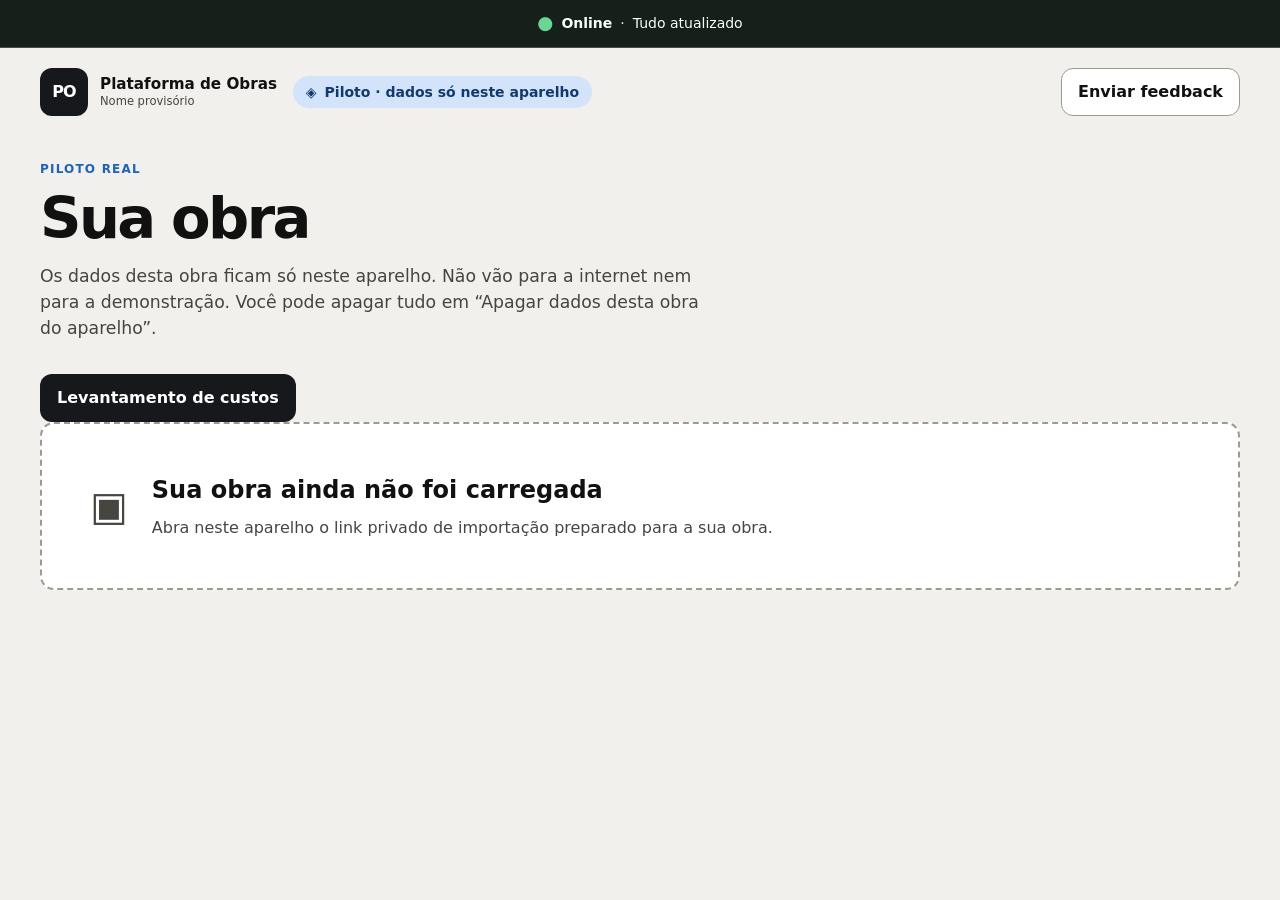
<file: area-do-cliente/piloto/index.html>
<!doctype html>
<html lang="pt-BR">
  <head>
    <meta http-equiv="Content-Security-Policy" content="default-src &#39;self&#39;; script-src &#39;self&#39;; style-src &#39;self&#39;; img-src &#39;self&#39; data: blob:; font-src &#39;self&#39;; connect-src &#39;self&#39;; worker-src &#39;self&#39;; manifest-src &#39;self&#39;; object-src &#39;none&#39;; base-uri &#39;self&#39;; form-action &#39;self&#39;">
    <meta name="referrer" content="no-referrer">
    <meta name="robots" content="noindex, nofollow">

    <meta charset="UTF-8" />
    <meta name="viewport" content="width=device-width, initial-scale=1.0" />
    <meta name="theme-color" content="#16181b" />
    <meta name="description" content="Plataforma de Obras, em construção." />
    <link rel="icon" href="/area-do-cliente/piloto/icons/icon-192.png" />
    <link rel="apple-touch-icon" href="/area-do-cliente/piloto/icons/icon-192.png" />
    <title>Plataforma de Obras</title>
    <script type="module" crossorigin src="/area-do-cliente/piloto/assets/index-BJhKvgcC.js"></script>
    <link rel="stylesheet" crossorigin href="/area-do-cliente/piloto/assets/index-CuLpaVcG.css">
  <link rel="manifest" href="/area-do-cliente/piloto/manifest.webmanifest"></head>
  <body>
    <div id="root"></div>
  </body>
</html>
</file>
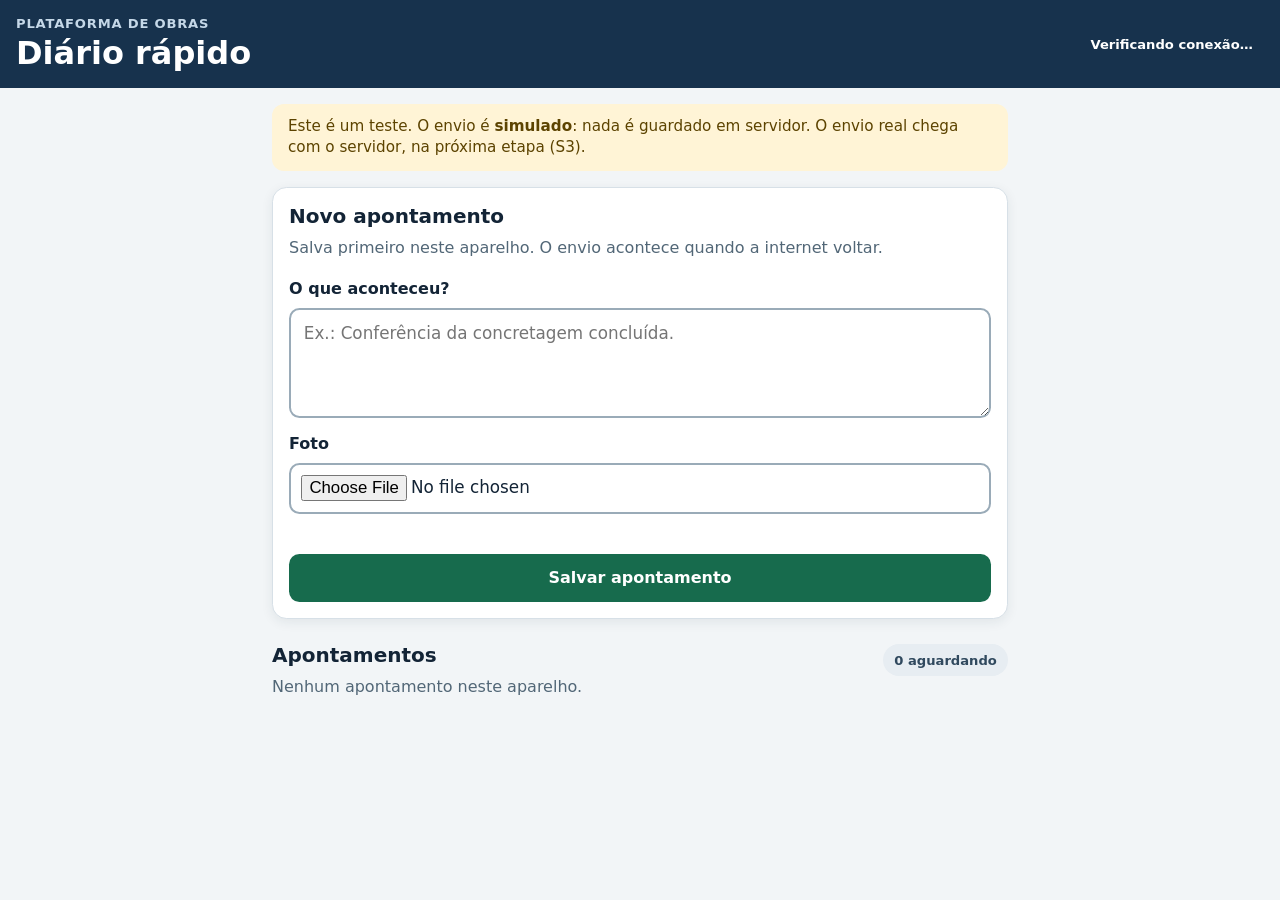
<file: area-do-cliente/teste-offline/index.html>
<!doctype html>
<html lang="pt-BR">
  <head>
    <meta charset="UTF-8" />
    <meta name="viewport" content="width=device-width, initial-scale=1, viewport-fit=cover" />
    <meta name="theme-color" content="#17324d" />
    <meta name="apple-mobile-web-app-capable" content="yes" />
    <meta name="apple-mobile-web-app-status-bar-style" content="default" />
    <meta name="apple-mobile-web-app-title" content="Plataforma de Obras" />
    <title>Diário rápido · Plataforma de Obras</title>
    <link rel="manifest" href="./manifest.webmanifest" />
    <link rel="icon" href="./icon.svg" type="image/svg+xml" />
    <link rel="apple-touch-icon" href="./icon.svg" />
    <link rel="stylesheet" href="./styles.css" />
    <script src="./config.js"></script>
    <script type="module" src="./app.js"></script>
  </head>
  <body>
    <header class="app-header">
      <div>
        <p class="eyebrow">Plataforma de Obras</p>
        <h1>Diário rápido</h1>
      </div>
      <output id="connection-status" class="connection-badge" aria-live="polite">
        Verificando conexão…
      </output>
    </header>

    <main>
      <p id="simulated-banner" class="simulated-banner" hidden>
        Este é um teste. O envio é <strong>simulado</strong>: nada é guardado em servidor. O envio real chega com o servidor, na próxima etapa (S3).
      </p>
      <section class="card" aria-labelledby="novo-apontamento">
        <h2 id="novo-apontamento">Novo apontamento</h2>
        <p class="supporting-text">Salva primeiro neste aparelho. O envio acontece quando a internet voltar.</p>

        <form id="entry-form">
          <label for="entry-text">O que aconteceu?</label>
          <textarea
            id="entry-text"
            name="texto"
            rows="4"
            minlength="3"
            required
            placeholder="Ex.: Conferência da concretagem concluída."
          ></textarea>

          <label for="entry-photo">Foto</label>
          <input id="entry-photo" name="foto" type="file" accept="image/*" capture="environment" required />

          <p id="storage-message" class="storage-message" aria-live="polite"></p>
          <button type="submit">Salvar apontamento</button>
        </form>
      </section>

      <section class="entries-section" aria-labelledby="apontamentos-salvos">
        <div class="section-heading">
          <h2 id="apontamentos-salvos">Apontamentos</h2>
          <span id="pending-count" class="pending-count">0 aguardando</span>
        </div>
        <p id="empty-state" class="empty-state">Nenhum apontamento neste aparelho.</p>
        <ol id="entry-list" class="entry-list"></ol>
      </section>
    </main>

    <template id="entry-template">
      <li class="entry-card">
        <div class="entry-content">
          <p class="entry-text"></p>
          <p class="entry-meta"></p>
          <p class="entry-error" hidden></p>
        </div>
        <div class="entry-actions">
          <span class="sync-status"></span>
          <button class="retry-button secondary" type="button" hidden>Reenviar</button>
        </div>
      </li>
    </template>
  </body>
</html>
</file>
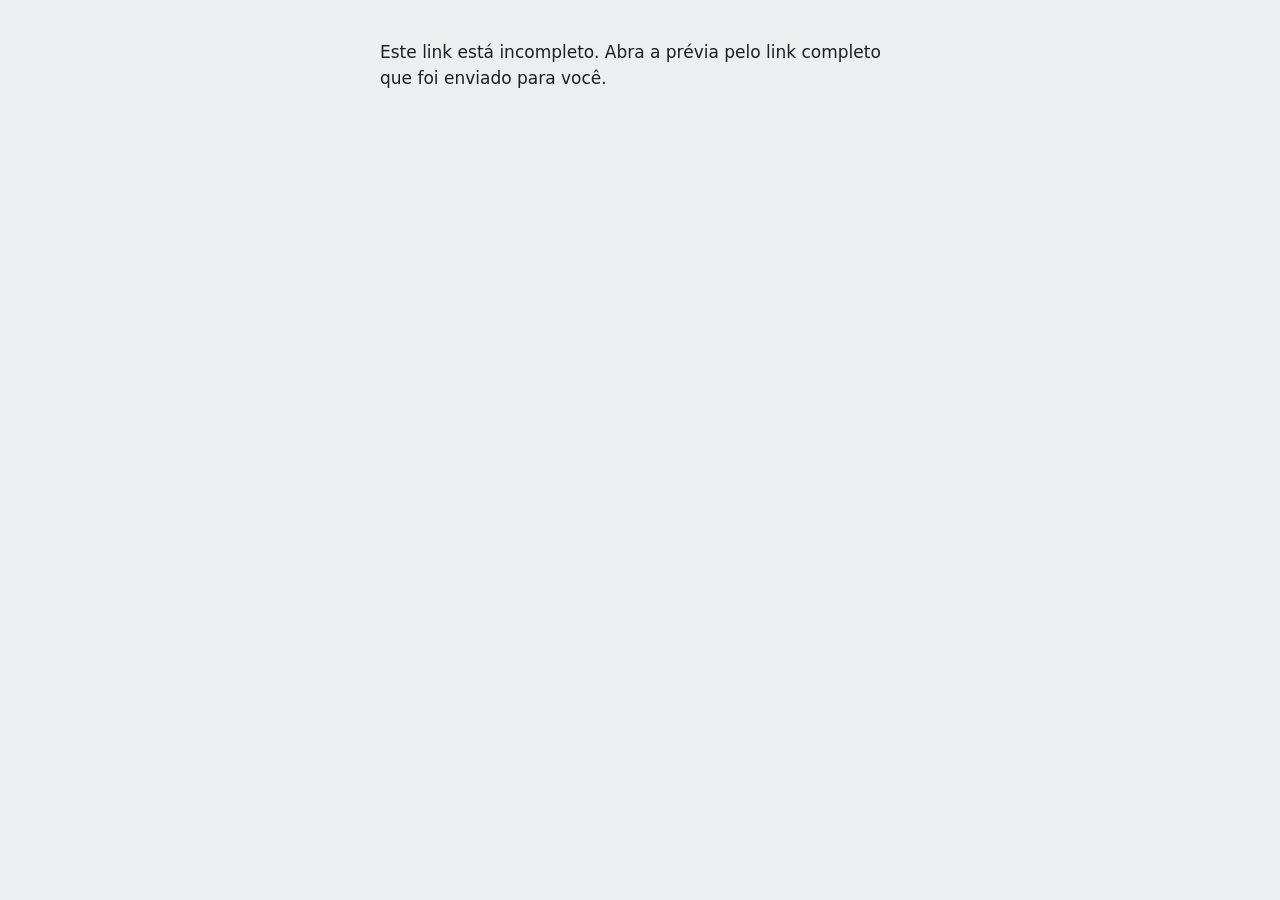
<file: previa/marca-7680f8e5f3/index.html>
<!doctype html>
<html lang="pt-BR"><head><meta charset="utf-8">
<meta name="viewport" content="width=device-width,initial-scale=1">
<meta name="robots" content="noindex,nofollow">
<meta name="referrer" content="no-referrer">
<title>Prévia</title>
<style>body{margin:0;padding:40px 22px;background:#ECEEF0;color:#1b1f23;font-family:-apple-system,system-ui,"Segoe UI",Roboto,sans-serif}p{max-width:520px;margin:0 auto;font-size:17px;line-height:1.5}</style>
</head><body><p id="msg">Abrindo a prévia…</p>
<script>
(async function () {
  var IV = "vXjY3Q+gW0q8heGR";
  var DADOS = "HuEyICLwor2Qm1dSzfa9gXiOH50GSbSNNsnF9wLce9R9B7Lg3JEFF0Fy0tVZuWrPnfD8T1ZzJYftSxhrSc4oXqAGns9L+Ccun/MWVeNl5AnRDyj3bEJ4Zo22Ne1mi68OT1oCT7vCNaJ5ij4CA9lhocJ8awDx1MKSbaILoy8nd6cDzCjtqbMDfhS1cpB9lgEjVB75+R86GbGKDGXvPUAmMy9xfW1ivTwB5l0/3VJePLUSCfAVsulIjCS9VlT1FqbtlVu7VEnWCM6YgGwfJ6j0XuOfchZGSaIRuwD7ap256+0g/28UZ2x2v9w/IuRapv+S496Cq5k9Clr05tTBHlfhfLbHD1af2EMyOov2TzwO+T2DqrvnvWFnriD+LS4XymPXyzXAxatmPBw1ktHMkQygEwSSB+HdoROzzOM0R1xxfZJcnrZO2ukSmsH/6Gr/scuwfuu1p7WdmK4AGeQMd8yAnBrHCwxe/bDcLy9R7+1xZb4AgsjaAPN4BY4UNs7g8+wv2btUOsVdC25IRS1KaIZjetc648qJSW2omIz699YQ+8ZRSQUpn2hRuozQcsPk+VZRqiDSzNT85rR//J7D2DxYR6q4Esc7GJ4gbi0CvN3y82/ql/ZQHIkk92f41Vv4cDi3fGXJU46lv29gUq4UgpXWkPVohz6wjlJYadUhyLN83yehAztOFDOZ8bp+X9trq/dbdVDSMfwzmEslwsIObxV7VtcX0B3mpTqLq4p4Wr08EWVsPXAAWxg8BS7ioEBq+ocDaltYYNxs2TB80LeX4eSr8vVBYvCB6ueAogM3+hM/wtIvi2IhU4n6t6CXOPM+78DhI3oiVEidVgz2ewWm3CJ8v6c4Hsqd5WfU78OR3IfjNFaSKmhRwm5Ue8SFFC3vna1TGmptsKd80pyrLG4RItFhwYSzXm9q4IbDJMxtCT3MsvrvnshOGsbsxoV0o4U4fvEbwiewyd6l0PHEcgmPX2XG06rewgicV6PbOI/TaQvlZb6yZ5mQ0b5N/W62YlXXiv6IT5qovDYo+y/O17HWaR6+EIxU9hi7zehNZa/01o5ZBxoPSYPoNzI6AQahxi4LptC/sf3oWmQFBTRafMMXxw8yZpHDMchpNzjglmcvDghDOqoiyqky/1GYWZUxNqnAm4oUw1T0Y79cNbDXY0ogLmqXEfunfn+hIWYiFHpal1UkmbrmkQeWRkLfngqzDM0uzahTRlXHA1KL4nkE1EldXXT/4WSerNvFT9zLzOG1I8tqNFT0w8GqovOHI27wxJjLFvcoiXr8D3NkMF89YQOfwN6NHEXGSlU3qJeYxpm6bpovA8G83LS5ThxIUDqTLxHqUpD96QCtuLb/DSyn2CZISv1RXdbedNlsDQ1HzJ5557yjqsslrz2v+aBo0QOWjA9vFs06VQGkrLC8HPPyhYPodNL2hpi7wOJU4Gz6u85+Ul0Pr0p3FV8ca2rMaK+5IwxVkFfRHsI/v4A3Z5LfgDka8SP8z5tbrZ3Zx1t4avbaHFqAMlKG5jPljFP/[base64]/NBYcbUWgtn5jps0ykeAIBmJsj6t/icAVuw1mZj+WRclWY7iJA99UC0X7iObUjAyNMz5JCMLmYBJP6xqXVHMBiNqq/4A5qMdmmStjlqc2pMyHdCDEHMaDpjY424b3UfcW4g9AkcBat2jDAcmQK6OdFm4klm8wFepItY+tRSWTiN3PEMFU+Wil/dLypDdCJjf7zuTHXg0jrLZK2RXd9nOxAd4jbDlmw5SrIwvBb0OOzW946cb5ytYageKqF9iALNetjX30YHVLwOXmK60hPSQaftjMc/QRtEqu2KmwsQ45QbI6W6sGMDX2ikZBs1mhaHQ+0GYx67wRu3nL8tVOe12Zq38UndPqUAkkKk26V6mtHHLUd69omhF35xENXM8FauL3C3HLxUato7LHyLwtHJNxplyw/ElFeeDhiLbq17a2SbCxBTdsREmfil7397QM3FgvK2gHHeyXTqCSB+kZ63fZZcHbiupt7b/WgktHiLzCby0reJYs0ZUtoQLbmWjqU/y5+Ll+zt/KFmGdUVkNN3b9+/+qh5UQRbHdiCGbvGVwwXvDbxfX1jNQXy6mG14sJ2ToC49xvJBDgMHDirRnLbOiYjAkt5H9xxccd4TftCPumlWBciDe/oV6YBbpG24InGXYXteM5m/AZerZS9UJ/CBrx7IULpSdiA9cTnRFgoqLBeCnBmYdiCIIQ/DIUpd0r5EvzhyRAW+nLqm90Kufbq8DdXqeoO9vyfeoBz1m8lEjAb3bHrrfru9g0wuWlkxFHPt/rLQ7o+ttbgZBf8NldYXYNYwwR4pseBdhJsnHnNNo4TXhr9F5lIYL2GQeWU0vHKjCbDNGgG94+hio9el4M95qVsj/jk5RnmmRwprUYVUD2rNWlRz14lDrH+yfW0nDG+pJLH1Ewieor3mXU46yHq+uyiOHYEqj4CaUfCCRBMUW0ekXdmOl8m5sBguQT+nzx6J0xNDlo8rOkC8N0Q/fvbFRb65EGaLWjpqWLfUGZWF1s8KccLjQJFAH3Rt+fIO0vm6y7OKJJ63KRcYvmC7je0FMH3UoCCXq1dl0l5di32ga19pfgkUrGkFBWmzCYNB/b+BUZfGxyiRRnRBA6dNbE0uK4riR6AS29JNMeFCfpN/d+ommLh59XKh+eb3L6D+OgRiv/iTdFF1lLPojFomipGyCejXppwM+3RUCUu+dVVZKQlmdrMMv1GGCsFBVP8paXay6xcO/5LGzsJEib9WV4uXOSfmtjvpA00Wa/Es/0FmPhOjxNQwP7DIACiGKw4nrkFfpD69BsVaX54zo501OxgyGzAbjhNWLXqh2RRF6LDFK/HtTsDifGx9AxhhACyP2BGs6BjjJo+R4p/yEME31qLYANUBtUZ7Bio5FRtLqet1btqoZND95e4pdBKD56ukqoDAks65wykDoIxJ57B1EFf7FsXaL0JRgeAONNY6sGw4KIAe6DFtKioSNnHlQdgiSpHbQpRE8grYOQtafcph4aPQvPupzfHfhM1HtjCFFAlikHrJUW/Cz/q8flywFHjs8dmFGEf3RLtMbZsrn3VrKyYjhbHmxKqegEfNDYREM5EOpcbQvvU5JDOr5ln3h1oe/gz0jb2fFLAAm7V1e0+ntYH06OURuEb0zqHlfjOlDLg4dmgVVx3gRQWRl5BCPyDv6oWYXAqEryMn4mnIYw14pCUjjLXFkhh8gij3VBaIyulziD3x03chR111407zrrs9Bfjsuivte6puDXpI9Q0bo1V44aNiTlNr5OGobz4ku6p0yio1k5MTeOuwVPf/lqNqCjtAU/U0SUkmR/hOpJSEhBfTgpp7l+ciwmasx6al/AbX44PYlg9RUwiCJbmOr7ERzVAX3NLDPnHu4D2J+uPh4p1yA5/j5rmW1E/8TcBeUNatkC+jyOt3cON5DldsDQ7RY1A6fKgO7yV3Jtfj/NlReREFoDy/7zyPtm5S/NwKU3p8YI0/T1zsbghedbN+f1yl4KDMqhKMqbeQD6a/mylxC4gjvMfbARCV19Vm1+9FLGfhvu89HTPLn5RqxwvhJVZXEf9qUlaQtGxi7kb+z6qvACxlUWzJeQWluAIsHiqTN//M4DEsAJ6yucFPIYv8r8At0qe28d0lzWLelC8x1/yUDBsfbWl16BaszYYxRDqmSBowhkrUD9aZu6Ijp1LPgHIEHKKj8VMVdGszuWuRx2zwbVke6fgm6A9BlSg13/UYvS1Ea3bkRGHkQwx8izNp+CgzEXUTGFroQ9+MIlZ79quWESTgxBFqxiRuhTTlFi3r88/fHcpWpQJkSbTK7dtoPyx3pIEiROWPkSdakqCZogtJt3JTLghPB+rdhw9lnStlcduhgc2upS7mtTotzx7m2qgkJcLLAswfFmgrDUgiroq76mExEMy22U+O7trEufhmMdXQFlV9gvL75fHUn1nKfQcqsJv10co6FEzgnj1yKrQg6RuwsSTEW6Jh/PVTTxKW7u2K1lwebzXkBh9xkgOf8/RlHqBYAZp15nt269B8rmQoo/wghbCBrWpvPH+nOruaruXc5L4vwoG4zDcCdQbv35yXyx7URaiq889jmUQFWIu1F4439ZNnbAk33p340KiIeKQjr/eaD86E7ew1K690PSSqXSOSgstnIrU5kvktaNmhN/gfe2zsNFfHoBv4NrWiTDxTOdGNOx88aPhHdw1VVcBCzv3yAiy8aYRW/46eopJPkip1hZSv25VknYYGiu5Yts9EIvgZ0gn3n8TU0bKJnUSorSYcsFqZFlicPNyZuaHDCFc8ii+5si7c6YWCR66nL6jZhZuoFe4SGn1nIMGfhrcLI7+AOLtNgOpU7qwhtyWUufTiCIgpBU4nNh6hst1XqHore9z5GPMo/[base64]/4rz8V2Vnz5tHb+9/QtEB9AZPnmCk5JsWNWoUP4fW9Ht+i1lBElePKm8Qom107ceY3GjvTpSOmeyuyHGOINmtzS2fUGN6V7gUjKNbrPTg+7y86HGuTWZIiE7UrGVmwV8qcjUnKFPFB7bYWV1AoGqrjIpRw1DucsHJZDY4TN6W6ZP0WzL43oOcXOhG/PuKBE+6ZGujuzEkvlkf+gj1w2k5XWetLlZVwCXyle6Epfa1bula+3goulpU1/Oyub3JDWn5WmIMod1Vr3+zU7XHikMsP7OBSysHrQ4les6GXT95bC4X485bpDIBPlCmDVAz5ZBDy3dTFZL9JX9lYrYCEDdaNpNyNujJr2J6cKjHkd9b60qpYh+SZGeoxoN9qVpvJqwOzsFrSRcDJQ5v/neuukj4aScZ4CVfp+VUF3augdCxE1CgfpQxZMjrMqOajKhtfY96pwOZj2TqAWjAY5288L0gEwQVzlMAcsTSdPXUB1KFpJJJxWs3qjHM/9V0TKtk53DuGIU0qLMU+1UhBNL5KnJ8wEY0k3Wp6zBvPDlP8w6SJvFOKC41yxxPnn4dJfQrVbeMmICi3x6wMa9vFXY6LBCtVqmDBBN6fJl0twtVPCdC0CsKl/p4y0C5Ct2k1QFrIE8JbluGa9z2idRD1RycaOTSQ1RquHSBaC5qPxu9nzrNv5ipF2fUiefo0AplTKRsW3S3++5YRwHGwHNh3BwVBzKkhMvAVzJZZEJ6mrmKo6tb/MVLy+UPkaZc3Gyo5D/KrqyoZCfgugCM2bEpk0HomwUizOXw/0IBscAA252OmotBhjiLRAkBYpwYCQrBwuPTx3ysZMvFtKq6psLwlO982DrE+qHo0RJus1yTgEam+MQ/Vd4ygaffTHjV8NrIM+rFwDSTrxFuYQV/O10SdmPXsU8qXDL9BfydZKbyJmrNzv1NXiq6VanzqfCXfNzagUDJewRFms72uffsrtIn+8Ut1+BJvOGfhaqBxB/tINUpQRCq6571p1dRWpaAAOy7Pghf6XOlwLSTQx4UvTaQmgwkqkkBbZ9jDySgkynJFR1fnHIzgInfsSu9VDXlXuiRG/ybI/AAQWI/[base64]/Sx15wQeHMRI8/[base64]/8IRgGtBNajxMv2EM/Ko4wjz0J1GvrEGcXY2NOqjh4+OOvxu83mv0ZJNppRxWDRfk0HH5F+w50q1wTCOi7iykZxKGo/dsGNaHjVPxHCLwQ3QmYo4gF4XcpIk9MoDuDXHjGv2Ct6Atnn+f4MiJMv95oq/n57e/EuJaASPZDgHsom+jWpQy5wVaydJN9NL16XMM0QzkxemAcMiiSWDwXOWz4/U/a+Oivf1sB0XehyhgpYngmcoFFGO6IcQeTRs/A+fLlsamTJg6sl8a6XCTPVaQ28rli1NiojWgJy6rErl1sQaoCW5GOPm3we09yltWMRHuiBw5NO2tjF4gzBmw9op5iSNUEWXCanDksOtitB/a3mIhJed56cHQ6/mRG9S+19MgBLFW7nIL6av8zwDMzlO9DsEsJQPXI/BTyt5PY1t+afKbNIv2x18tYsM3ghElsumk2oD+5kBs6immn6sm5DYOEUjdGiSAzfyzpvTDGLtmsVtMPL8fykGa/4zS76t2s5C42ek7XEgbIJfmgo4L7sDdSjZ1fS3Mf8wRJroJ2eSjx18wbREsYsJ85wMak2Mv5HNTEl/8g2Q8gMVdGyz7q26U4uXSHPaxEnaZYJtapm7D5w0bSlUyOUhFi7QDPGGNzEGfAztald/[base64]/LiWDPNk1sUEYMBOHXlKaVo6Y45uJOwcEPasAikhi9UlKWeVKPEn1Lpx14pqlH/iTWxymNmhhzECyoAy3zRNUqYeSlxGZO3Bn69B4Th8SI58xWg+68jufkp1ou2TGRgNdYT/nwQH/ilSpp5ISNfRNCr7EvqdNxcdVjswZ46l8y+zf46IVHF0oMikdoxL06FpACSwP6vyKWB9agrNuavnuMdCO7ff0+7oyrcnqC/0UyTIMoQEjWcvvDm4Fmt8tEXBvJAQuBw4pDwoehT0rY81PG7hlMbilbu7lEanr3ZJPSFPMMK8BXQLAaWfmwJ04tcJX81j8sqAmROHODHJ05s4WUsl1obXl8WNrLXnivX9snZvmNwECpErvTcA5kx3+e2cIAzeXT4hX9fM2I3FmYdI3gkr0zdEKZoWppKhRJkK8agsaX/EEkC9UIq5qFCHsoREW6LAz8PPydWunYKyBKvcqckn0bvA+pazzgCVO16RQL+bOw6cBxm7161BJWZ0pk6bC0KMA1mzdMZQ2NamNiG0ztWgXFGTvuULBQTwKP4MqAI9upevNc/PrzhdkK46ybx/vPvCYPV4sZ+ZhqBfW4yunopfrB8Fir3nUUQL8AnmrX64ZfiTdbFq5ZjceyduHit6k0kSntWuGt4CuOTXARGa+7jxqR68Rv2jXL1fW2MvY1jm6lViIMDmxp7UryonoI3YmMx2RcCXaCpzCocWEEcdrq39cxDbNwmoyiQRh2w/iHKVNAs4DE7rA81rzF++sClpGsi/yw6p/9yCqrPXo2NhZnl0SRO/wdN1ri/SbqLoU37yL3go2SUXM+Xl5Tc2E1HYdpWIzXKmbbDVYL4dza2ilhSO+zpIkw0QrTzJguiWrTAhrnZF7zNOkJuYgKeHBUqtda1IuMY4jvM+LZV3nIugUWJfyEJkUEzTq/jsucyDrk3SEQcwNhJWvCGj7T2gELYJeva6bsuIDXpdcQxzVitXwf6Wni0SRozm/OwcbxXdhai2vxUjBqGU8gp/ZmoEEjTtQTEpoXn/PAc325NCLzkX48M53bvNk5rWlEIuseWnYDrjUrPGkoglJ6Zf95KQylGaUsarN3Vyu7QjhCPJ6/ErsYGSSgyesGk9QQin50jQXK3uzeqmInnAbBw5vOX/pLXCemim/wawvRQJvxUPq5OzW806uw4EyLS34HH30sd8ZaLHpAizF5o5JCm/U7Ls8My88QVIx48xjQ7e6ozDCpE0H8nPdD6G4sge23FzdS9MvQryeVmi5W/q/4ZEjIzMntTNIoQVc9yMvmwAjmCuMi9drYVBUj5Gx5XBPfA85WP4C33PG4ZM7TjxHJ0PH2c9d23OwRario6e8WHgeKsLChp6bYVpuiEk852q9YTYY5lf5piFMn03m7Z/ymLfDJKwL7YXAzypolM7LY9+fLhpmM7k/bfFfx4PPFS58DP9/SxchJPXM1P93RCaoOTQJR0X29Uqjw8fOlE5zm5vjlfKguD/4YmIF/IRfqIGuZtSL2k+Cqs6Z+JYcR9TPZR0eBy2DrNNad0Wj6gBc94xbiRK6bz8vvLZemPQIhIUL2uSgfqrs/DJQ1mCJ9AZAzCJzwVN1szhNzvwVTyO7n7T+P06YG6zC5VAxNB7ORrtRB99yKGH5rlwkEYRa70+LwQVL5HE7TcUqan9AXlo4XQSkkXItWRAvQrZez9txO/fCkDMbwsbDNkzbdmD8Ao4NGa5Qt0e+lr+ojFDUDga2Z1Bv8MJTIhajMKLb4aH4XpY/E/6fKndDfbgmpCwfiS2i68Lz2if3pmh79n5FuPvLeiGOyzH35bAcUcJcmYiMG7P82sb52fTfhL6NbSRoEHLSnbNdg9Aw5s+1WVuq211h9HZy0q2NLW/g0iK6nzDX+giU6+/8VE54ejtynOVxiSS4wTrdZaG1Fg/AIKl3iUewDoEHlk+9j4KJqn1ilWOxFs2XaxHnxqbNW8sEk2Rws4d17hdlvELuxkAPZVX1wy+Gb/rhTsFCkqPF4mZuk/7nx5nuikPs0wrslDS2Qf5CoAJb/xanEToyGym6rm01TebbTbB7xpgJiq/[base64]/GgP8TB9/frzfiUDUK99rjdD4QhpGBNrSy3SvkXHQpu58GjK0InQ1eiC73kxzViAndUZxPrxMjGF+YJtpCnwMSjnY5MAkCZ9vPuJjKmDFArcAHm4sBKhWx+VBD5ElFKDK/agCz0gCu0uXnP9cWvEXPy+e4zmrMzymiNl/XXzR42vAI/0SrQCdyONim4gUdsr0wCOFX1YGxwvwqbVTTZ7TIrLpbsVCCtK5Ax18is5ZUCaWraKmqpBMhVya7Ufz3cOGl2jrBAiUXW6TVcuudmnjnzU2h6N6OptAnKkNqCZx0imOdmA5MD8t4+OVV6jAP4NPM4XYwLUqRpmo/dIfptThVDe1gVuhfDsZx79WtsVwFod2dP0ibK3qNJMiV5onZX8uglLKad8d6STg+eHNhwWBSNQFcpiTy5Pjum9X/3NITL9J1ynQ/AcHcEcxQHxvnRIhzMyulIDXoMPivlheCH2mYGKtKwCt95Q6gG8M8fwfSIKhQ/XDFQwGEcF2FoxDaow4gteMuPDGr1dolofrqB2u7/jjwlRbC8paIPZrSxkgvvi8odMggc3M6bpmmUXjAcI6Lpfp4RPtbHp2w/JTsDcpUPAwSB04MryCcUlhSI8OgvKtb4yscSISxLAU0AenTbjKOca5GmAnS0Gb6fdJwZzuIbu+Snw/ZPHwasNUL/Riq3k+8Qk+var3MwM2ORMR4Tm/lB7fyROiMENQAyj8977TXjYeOCUkQeYoghTEQpZewcudwiy0Pyv4ZbiDV/qYinsfZlQHSWYojQSgUFMHCsKwi4V6kmn15DPMAIbNmdYHXzJ7lyIr4Nc/4MQoywUUXgofJGmDjRHXxrySeP1DST2auWxp4K6/lkqxIr8y0Sr0aUg2JN3gMhYIxNzWd5lGOAqvDU1tEQw0uQiWULseCyV4UunBCwQvimihvgKii48Pz+uRX/RDZ2JxNBiEt1J5Xake6elgGk7iAGY4Zo/VCK7N6+8Ck5D22aLf3e/WYUsODdriyNnjQfxW2RA/bG0EbTua8/qOKrNwmHg9cfA2C1zQcwmyfqiKPAhbgEIYu3awYnDINjBwsaxl09bJfgd1UxeTCfkNWRkJ2Q5jMvsGUFKOyLzxTBbd+MeQOOXfu16T7uJCD/VO6MjVlMrEKHSEnb8Sn8Ubanl4wgd8vZdhLjpXj8b1ZUJpxAIyYCNM1i3OgCjlK6u/9hnQjteWNksovxNE38qjFDr7oApuRTXFNFjxyptvqpAeLv6gKEJytdYcyVKvK5PwD38ND6dGZweg9vad7fnMmlEwhxi0r6Ai4acXzd13sfhi0wYpfYV4VE2eNIYaNFeFciUqN1uyKU8jh+IIED920AzVy+adMrrLBbcaoqFv3j2yGRS9x0l+gHDlb/[base64]/6//[base64]/YEwIN6/5E/FE14XMvfyi0kXW+zk4mQjFKm4eLuyoWC536XMEOTUVJp+J5uvycPFCrESSsq3SxaWEVZooCzljl/SHXz2GxcNJOKlNwzOHCRypPmgcztYuYdTTGVXlUClJ0oprzQPT2IFUDlfhchBpB2vLl43Qfn8BBgEXZajiJS/EaPvWCmlvzpp1FoR5J581umPumLO/wCg5E44/1RBl0TUaGtftL5fnqTtMFOGmTgPmiza6h/JNZ1wJFsgs81q8wSti1EV0LsiHfy7mPZ90QIBOmrHRv3SJlHnL+1ZqZpjCRSgZghA/+c79Ix3Dc4kBHVyru4mY01zSjo0fRtR7CnLU//YAXqJqwGVnGvy6Q5EOqh5tw3xDdtnLenGvUckEJnY4WBVQz1w8q3XPmBcI+vERiSAV83DLV77fcwaxQn5blYbFZADmLtGrSa5083HanTuC+XpkHIt9/RfNzes7N4QlyBfgx5IvcZrXVX56HWzdvdptzenk1hh6/UMN4YOIyz47hK5mLowX+9f+ctW+aEqKNEJl6IRX68XaH77218/eydFJzkk9A2lXUbWZ2EKR4j36qkSOcxvKmZqEZ52CSXzewwIZRuHjaTl14FDNHCsqh37g8o0Ch3zGsblZGUSvlsavGaFXv+/8DxDYHilxNnUygdqyL/RavTiU17M+MYAiBJlo2yAWi5MOItcNEYMDZZFi44WV2+9UZjA9afMy/P5CEwrUixpinJ8d4TXC286ElBJc/iB+3nqvmJ7rMg+OQWLQ1EnywdEIKigYzPr8St0NpQ4F8/NbW2JYRnu+YL0g9xh8A6Lusjt9DqaM9ZDh9updOHAUEjlxyRVkHeZfB7QOix19ZrDm0Mwpx2eerdDXgGjDxT6ZOepeE7jJ5CBrgKrkR+kLIUk4rrkqsR/JTagJCfI/H1sC3IHEYvjKwWi91w3luP919HgD7+4hnSAh1Jbzz/BF84kXIhp3pbuyVZ4onaP6qNweilaaaoDv5k+L+U3KpGlbOx7civHk099psNBoD9g06bkX+i7kRkZmO7dhJzPtwwwOdBFIBKkd435NJ3dTKkPJSHM30zmeUdcFg3kjv4Uk9wePa+BBi7UjHDT5XKvKywIMwrOnPgeBUnI2nHvpdd67jzEDxhE/yP+n7EJ4AyIPxnp8LEn77rQ4QgjpzVKTr53go/Y9r/wBvutewdVg3ml18LCWCNvQa/OC/S4PZuIY0AxSLoPxVGnlyFS2Xd5C0yfDwJqBz+qcpaK0NM7NaYjbVDGA+f76zqfRYl/NZXPfzLLax/rg+TNt7m4dcCSXrEq1rhC4iOib1LiOq3mCm13Pwwu5BfPfr3nkJjZPxvb7RyoIeXXhhFyjihwIMU0JlYvrGe8r91UP/JrKnp4tIQzCcgm7/hWoUQGhInR7LCYKjUUq84Y/UgMPK9rxs9v0lK9k53fZzchuSXDFdhiWw2PPH6SMcaZUCt2GvaEGQX47qzGxDKVFaCSzqtqh2SUkrvtQ9kjQ1kBQxgo3Bk57PBprCZ61Ha3gBqrMcRPxhSlcBVN391fkd9z92PzjWqZpz6MjGnnjDX0Yj8YyViXocxHqnz06/KZu4PO1K0FEXHEcgTL9y882AsgGFr2RLj/[base64]//rfGTHc90kRpcWfTTXx4w/lg5qn34+mITPl7Kiiq3G2as1N3o5cVMqu98vDZRdol8YxW6XKsoHWqmOv1bbb8FUEl3IhPYojEnYLfwWtC8IV7/Ncwvk+9JoHw8wTcjKHZUoerv0CvSOlDnz6GKRV39qfK5sz+e17M4jKeEQnJUW3z4FRibeP2AHTDaaFBXQhp+dGeYiMT6bjvqcSDHQZ//kj2uZ7KP5QxcEehVCfi4imtPyfgZ2hwBtb+L6/cjV9PvgSYBl1JcBxgc8pYARdghkNjOXg1B+brKKceTQk9ql5Wp7+AJ2fP7R9PsGWEhN8cC80xbEy+zcfP8vBSaO6zfaxPjhbwGCipAIbmz5C0Rs+8EfmQy/[base64]/GvQ5ZOdiwzSxkdTxT25HCuigzwFxY59VPFVXMmKiY9WSi/wsQD+7tGqBj93Bg7Oma5VWFSJStdHI5A9q4vGQOlMAkV+8gPvwB/u5VtcBHEiRthVbYAM2ddJRWJn9CpnxZAEqCQTzVHDdkcu7S5dDIhNCoSjObSWK1q7bRfkT7esOdwiEFMILhVghMW/ZT4NFMwKzYJhg29Mqn/UrBO/RvZl1gKgPFlspSM1qPA3g9NJC/lslfcbcYLD6Ia0CU375w1WDXag0WKbcNiQLvek5IE8FlgGPX5WSijOinEfx7/JIek8aiP2ovnRUCIZbVonftorwNzJibXS0bNszXoPDGPIoomFYJ10RwoqBboEf4t+6p84Kogu/9u/opQI+PMBvSu6KYMRmjoaqX04NHRCFl/[base64]/2+Ct56rUuOFC+8BhD5GoksCqM96WVK23Gr6OYJVYpiRTsQz2T56m1VMYKw7m8OPVaIyJ2hYCxwnldAPOXiU+9ECuGfEG/fBoTNbC1MPuiKZ073iNw/3BDlkjpOJu9sYArFgDBKxkEKwaapA7NjAlPvOOlSC0HnSdXwO/cutXQutkqfoEmnmegboyxnvA1QV+zIe6xgPSLONvN3UxjLFFhAMG7LUf6um/xkfg9nS/YIX1mSZ+tc89IUuObRB54BE/1Wr1XBY6o/eoJYo0u5Cq3nbK9BmDfnLiledtniuUPi07IY1gWc/MdPKTPHjoUwGrluaAa23QgtOXNwxgt/+kNNiG46RcWzc271TdXpC03cN1UpxQmpdO09pdMGdeD40UaVQknsC5qUzWF5LmsRrIP2PVsiRHsO7/1ByHyNa9Kwr6N0Mw8gqK/LNQ7BEZrCTWpxg/xu87NmHz6X512jS5mYpdtZAYWzuall+IxnlnzVrZyAG8uchSvO6iKt/1P8l+emextPAg6v3DBu/+XTeg2FigMo3y4o3LY9igM5QD0wJSWxQ3ppXu3N4U6LGxUKEQOyVdnw1MnizaTT9HsWanzp3kpZa08kxWhaanxvebrQ0pYdQnNBSkk+8Xoy9aBq6h358V/zDk8wUs8barkHWBDajr2X9fiLvNg3nkVXiynoZQZtOXfSXdWWXOgFZfvE/OGEUUTnsLfpMyKsz3fDmNL7CiBEacx4YTx9b8xi6QYYTtO3WE5xj0rBePuJbBsooW2P+C54NryOqBtzV4swNYBro90PoPlsvv1qUQblEiPkeuJPl/AT2koPy7TJxZHpztfMJJ6M02kePcDbS0aK5A0d7okjDeJZm+RbKWGu6EjoSfkednAjm1pTMlTsfD/SPe3uzyHtbrK50UM0ndDuZsiM/NexG2SRXB493csY0BXmZ08f0w0BdGZg6cZm43Xw5J3947p6kblUgJnrpM1gxBZ6IZN7PfW0QoW3KxCAOXjdEFJyATISnPNHa+mVTbmw3CfbEF4nBZjjTAtsTKGO2vTeN7GqE+rqt7MhY5HkFPDrxiqmzBYml/8x19AH/9EbVSZkPhJ9ggITFss61Jv4Ro1hYM0nLmxDeIK9+Z9ltyWFEbSGP4y+lsuVqq2b/oxBW8w+bEMGSu7g9imA4Vjct0zVFA1+AOMzVPbdmc+tMW8PRBF3nGxGzEX/x+1DQX5cgUYYh7k321pWh7XPGUyjWm3hTSRm07rIa3waMss5BIZ8Isyrt4fSeDSmssrxolKHdB7uXkCq8ZK5hgMMDMSWRHp1O9uevmeh28fAJ5RrBlxc84ZG7JswCKHvjwU3O905aIGXyVW7gSymBUd/cudPteYNRA15iZzWM7mhO8Od+DiviNc4HONfSRa+/JVTBLdaemj+QhlNCR3cyyu/qGXj3eSeX13XiF98uOmruwVOZQX5VkTxGFK0zf2hqlm5nlwmKpmx5pkOYvpq2O6qKNCtlYObyMzQIehihlVy4Uccqz4cmqYVHuUedC0MplpUBLgyebn7lPZdAtkzfkr6HDHJ/o6y0SI8oUPN4si3EnKwkJw1vJDW7xIaV44U93oRqmyrpABK7citagYTjxCyostSdvIXbiYGKxkiPD5MjQn9ndPEeWGS2jjfWNopyWYVLbT6ocwTvirw+uz9qJcp5YaPx8/tZg0Ymi1pybsA8urafuEBXV2lbMO4uznOJSC5qNpoBxkZzDckbVBlumIELwvkFqjNyjtOKe0WFFslx7EGQVivZe2WaPKbs79vmtbxOzWrXhKF4X5Ngjiu5nrDcUR8LtZ5+baKPEithodvd87+S9Md9Bvul36hpT2WhuoGQ0/iiPDyTT5YlzUQ25xLOX/NdDMeyE7nU+yTqy9CFR/C7d1FYDzMC8Pwagah9Rgg2rS/lyo3lBPSNkPvEc0SpB5CVRdcWK4w6/YJ/ZDsTCUQN7Kt/eWCYO3nEE0AhwP7bBYjRgYZqOKKGQ/t4UtDRj1D9aPGQ5SGpCBgyZ50xewe8G+i/nGmxgIZxjzKirHjmNg9QBXG3udSVNMUsATcJMedQL0Zn8XxePoyBVPTBNgobBBcRcvNHgcJ1lk46D1ylyybPtDjgqIEN0txNCe32KxicfOt/bKbU8hP+oc9e8noo7WHtMzTEd+qLi7mu5ZeGU6SRdoSLvUvMX2qfB1rl4zJh7n3v3l9EsSsT4NY9S095xPOZHFfyIHR8fQ+BIQ38DpZ35TPFzSaGbc/CCsxSasR6iVfocJLFzKxhXJwWZ35gUPMvww5gsEGuMfx4jBXmpNoI9x+n52z9aADOVW9C1Au7w/xTiNkmC3miyyyfSUWf5FCUfcWCykXactjkO+ODnHgfBIYyhh6Y/y/a3exv/xv8YtlRo2eppPQCKbOJQjWW4NP5qAwa2/J4Gs4tbNrRAm0R1lvmd+iIKezVtE15GpTXkitzUXbJ6k1ApqgNCKdqHYa8OgQUYZ61Z0V+Z6D/GwC0yWJvN3xjJ6EMkJBUFChsPiHdZ50/i0+K55Ga94+umF6rU4yDT2AKRhTsrV5qpEOw+wrVAZRVVIPQkCD4bDjBFibR+KyqrWyVYZopHHce2HAbBe5AHD1VgFeqQK9Z7dx2swnF6FwHq5DfQFzVa/7TFJdZq7e6a+wFqeJ7cveozdNqmehCtqbxPIG4HKoI+2nLUiT8gk2U40y80b5vwUJPvsfUFEnW1SzYwLLwV7lY/zRXcAq3LELDyj7abUUxR0ldZHNWbB1Okvd9pzPA5OHSrsuIzb0gCeQCm4+vYKNSneEeg0v6UpDXvjqNHRCMoJ5ymk93VLRjszczFOsYAzAuNXf/tLgnBUY8X2DC2RD9kH76wyQQ3XsmXyC9I/m90QH25U9LbSiuqaklfJLmGZPI04TYtvKMV7c/jlwbBK7nfDb04v209QlxBHMAb/imaVri6IJT7DlzhvlW8XsFwuNju3yDsmJkN6o9OpmKtq32sFAMVfhQZyW14eoxqZ0GKse5B6IjDfzodHgoneumq6aOzfbVHANmxqyROFpNWj20FkQiW5SYvXPwhoKfRiAyl5t51rEwjHISVXnD3H/IuWcQ1CXizgvr+scfMRI8IIeGW33ZFptT1xbo4PUDqMOCm6tuotX4DiSeveu994ZlyW5YuRFIseW+Kwo6wXaD1GjAS+JyOyY9MxexYlvX/8IVKZgdaDfZa30LzGmtq656aFepqDyaXVxBCCjURL+BNUo0KtEgoTylmRr820lqO6LE6ZvlrOpuYGn6KB2qhgofxlJ4S6AzXFDBON37bkMfMbyL7pDYxy7Fl6rwh5p6TZ+u1ooVQO+hrOV+aUwaY/goRqv7Oldrek3sqy7UO/cCVMDGL+dvHWyrws9tUu65UxRJMdez5i6RGHE00MH9NLSBp00URjP12xbq4AB+Z91jtN4C0qZXqTL0EoRCpNxNTGw2g/UqO3EzTDY+LBJ7KuS4TF9hJfzVA0zVJBy5g6VQ7vgZpyo9/kAKs19dHKQFBFQ5Xn/zPh7mbg6ay2FRkwbsKyG8+ku8Jux7WpsKXyfPGw4pndx3WYVLOdrbvldjQ5KdO8Pd07Zg0swIsr0/9rBoLVJ9rvXbRhevVlLjUN0JCKr6tPFcUY/R6yy3kNtr5yrelgOr1P1zNSAmmt3bkzpF7fXntV/RZ30hJkvPp10KZ3r0BQVE/8LTDe+3yVT1hr55Vc5VGQ8WcaXH+WAgSHbSdXmgHPKjH7o7FV53XpVSDU2nQa1GhU3l1YRdJfERVv0N9Bb7HEbs3wJs41Ii6tTRMRJYER6mkEsFEwUfmua/7SPbZvqf32l6FT6FDwOT9YkoynJrkiinzG8VDkkwtgcVa5gSV+G/ykh+9UQYU4KHo9WsHFvSs7mTMzJZzg7qiqUKvBxjmqvJkaD6h55SkAy17K+zEdwYCpFlo/nq1cFVSn3cngcbDA+S2n0ZBVOTQG+r1FWSrSbKaGa+RjenxSbdEQorXtFNgHILhdcb/E5DJa613W96FBlbOHFDHBcvks3h6k6ggTbIw9Xtvfa6ko9WK/RI8z7it/YdR/[base64]/Xd2xeVkx63ZF9AxpJpiHDP0BpdWjZEj3JqNJJ0GllTiEj+JeYgWe1oOunsQPZiAH4kOX5FIp9TppTkbTEpC3/mktQ0F5KkyT9/Yh87bLu37ELpDJJqKzEvnzNOydmMjaSExDH+/[base64]/T05UTr74lsinJuhpt7ppnj8GrP0E7Qm3Ppp9SN+luxlqzRw4P33hHcbh3JsklpJehUGPphRI49Za2yF2KHpA1JecBJVrwNRtedhF+M2mKkDGedrcuuo9A+MZbMh6nTd/[base64]/IdQRIkJUfNRlQMJsGQdGzNxNW1Uvzs8GtMvDoGTgZ/n2XZ7bxkx2Huh/xt2sC0Yyq4UGVfO/WQ664Qp9xjhh6ptaHiZbBJ56aoF2WppPEjyzHkVydERCDwinFFXGupCiFq9Vi9l6imdSzvjZY+P+SewP3ynpcCQzUMPFKaTFcqZnYKtn2rJYoIOCMqwyykNbMj4IB/Pp1SInVXFoUgYG9MIzK6A7FHuRbwvk6NQcgcd2LP7Sy5+ymh8aKdEe6xyh4mvzZ6G6qnztoISjwT2A3SZpOGB0t/h1H9UsJyajEiMvaZjhcv1v2tuCfz1AxYkM+iwLRCIlq8xyOZjDfTTUwOaixBNe50tEWvF4nSpxVlpVmy6ujgUPVYsTqANYOx+k1JPfCO1b+Y7mi/Hpd/KFpKqilTVgiD2HSGtq+UwmGUTrkMjN8d3rigJ8xf7IF+esWRHYQWu9tyRhqpXDj9gGD1gJ/dxiS79Zi2cjbyDXzsARTtNtF3MFrl3GRBso+5MkDSZjiA0eAxSe9qeR/[base64]/f0dydnFEAR3kOvim1tvu/9nVtTe7yNnBjs1S/9VfNfsYu07WYO7PwuJ1xIutWUaGL4oV2FOWdHMRC77uBtzIFmgEw4YN/3Xpq5BapSoHVqTmNzUSIo7pP5AD93iIk9r/5IfaJDrqQUBz9CCxUS+rywRYkN68ZkmTPqcamAYn3JMOGuB0aAgf7iIJfjPYgeqvsRgy8NSYrvMxBo9Roob9TXzlr1DZZTW3U4k5iA2g6wWhx7YrJC/FzQw63qMvnHlEaXR3aIn6NUrAzu4GuzeQCt9B0YTChakbbO+/acJWdB3h+6kKC/JYRA9/F+ZdKlIjRn08QTAAQhzoyfPVRY4ALDwcGjA8qPKvHpq9oOmnHtjDti510/I+lyLS7H8vGXyWUmrNSAWJxDYS1RRUgHLeacQTA6CeI7vaW61zmrCMmMLn2mL7UiMRUuGTGw3cFWi8q+Ni03729TTA3x4CeXtdkANm7TJTdHbUJCTH1NKGPoF1YHWjS09LlzVW2qFbvLf/UdKF5xhr425T9wVluqWVeZU0miF1XJqn/VZV0++AqUGbcg+TphI2bFJypj8+RYGfY+EsIN0WSir/hGq/ur0p3ngqo9VHW98Pv30S+hNFguM7ANsIssLzzJoHSvmnAymxlOonOOqqHz7EGRfe4Z7nuokXbJq2o0DyDfBTdUTUhTsnmk5TuJgRl9E7fgHbHPNcxs2cU1lD1WJ5eBvewdreMrdME//20Eh5A2i8ywKcgU82ahREa37S3ErnitRTUOlavLdwatk2UoJyOV4Ug6Rj01OLmtHc4KTqgk1XJG4Wg6ih/y0OG9dir93I/2CyrMAuQNNUzHPXUoKVvlDE6S5nEp6TBG7vhFB5DmFJtBYteujfCPZTAqgVl7LqHGbj+Ro7NJD4zlwwbXO5fEiaNc/RSA4MEL9o98jjFZm1NJ3nLYfeRAwq/Ws3t89XF5jt+6dXmC8fb50VSUv7PFUC2NTwIBFWoRp0GGo420Jp5cAEVVR0Ycfa+v1cQ8+FZgqNyOVqOT5cyZ99zCLA5vNLIF4fK9KDY9/qTbuNjXyb291vcJ7tgEMHTVFdCl7mNNv4JFsa7G94I6v1pmCP2Ttl4YuwGNDmHzAHRJANutaadvK0M/Q3GZ8+1h8JGwUehP+TTItu+N4vxrLnglLYkWZEg3wP9uJdWRk51QP8iEeXpaPzVqBIdp+2l8BWWFn8/[base64]/EwI9zSw7TuNFrJmzJrtTECOxk9hhGrtTCTc9mbacIvQI3MsM5NEBU5iZfoZKfISH3aJVHsHTBjpMQtKv/E/CU+CVVkKuN5isuGlwOWHfDtDfdS9p7S55QhKbez+yWwzLPMy9m/8T4+GIxMtMvACSafer70vNip/mLr5XfkUpfBwYpQSQWVthlNKvCi19/66z4I8UbZJhKrwGEwIFzMSmfXLPRZKcuWj+9XbKMTEqYKBIWweupAJMdF40C0z5MCxxuOZolRiIB8Q9Z//SfCfy76O8gfLdfq+KEzLnwQ3EV4XAI1sUwU71rhwG4IJYDhSEfie3UsZcB/d746qc55nESgHOE4GnD6HKdzSgIETo1aD89Tialn30UqT41gcuRqexZtd24TATVr8NDYbcZ/3uqnhOT82tSixH3W4++Klvp/btTtuyGYG/ksvZovxcqJ4kZaVpZW53eOYKGvO6ugZ0yeW8+jmVbJz+D8rOglG2V/rzNT6pOfr/2kvAf1/xQ7nZKg5q9pTWOet1gClAyok97j346u1A5MEKAOvP78bFz1HRqGisTkDF4oPvrT3B6+mwScX7d4n3vcjajv9Nwne3AvpSua/uLdEOOwZ82neZcf6eZrnWIl1YUdy97Z+41wUl4+MWxFURpI/QR8H0/R85JP5Wc95liCam08+gBAiAjxmLrGaRGIlv1nt21TaIq1KBk3jnU/rwAg1C5fUE+Nvn5+A13bzcGQu/aZbIF6TTCAj5yjLm9Dd3eH1jBakuD+1Zhre+Ccq4rZO41NZSz6QKhmNDcp7Gg8PeKtnnSTGkwkjhz7kQnpz36OmQQm5ASEQ16j2eZ6HH2527+xZNnxPZrIA9iBOEHk3P7UN7lYMT1K8YkzPM5UZk19kOGlK6RMTjhluwZndaKBVKeC8PXm1LXJE8FYKJWXHq6Xp/rRceC5iqs8VWzk/1YnxCNERkYsRnMYPvyh7nTgVDe3PV4Zks6i1qPSaSETIooynRw5cmn4TTw7RXz1nqNbNnMqAbnbamKbSYMklZrFxF8FwaR9oSzaZbyHT8t76H2et/zJCjyL2N4o+/vNTKKc7jbnEpNEirmFqv/rNLfuzZmClzP/Lhq20itheRWc+KFqL5FAoOjfcBNiXrLH+K/KwgvWVxTuvBD/6cKK/VHIzmsxsGimp4bNTDFGqUp6p18TY9CxLgLxSacQRb6wlXOTCuTtYXI29hV+GPz7dB3vkHvd6d+442TgkmkWk4b0cUoc3wpYGeuRULQ9MM/ZpLECjpTY0bdxmYW46YhZopBaM3HuL1Y5CRwAQnTn9YgCAvNwSCXUctoef2KjLTa0KTU+Idr+i+Ya8nHRxy4XOjAqBBoQPOSF1TVFmybjh6nJQGHVVbXI8b/I3fOzFU7sgqy1ndPao5bOaN0PuV47qaiXBlOKJAX+K5qbthIKRbSyNZVxNcJflUTHN8vjUQX+NClqRdAAjHsegpI6WN45tC2HlUwp5uHpPAr5FfuEdeO8YvcjEQWugQjA+mB3XIoF4upiaN/rCz+ubJ7vl01WrIvrdbv3Ete6YMm3c84X5mXWLREGCOTXzGjGvElJHqV7WtYoy+Q3KaECyLMpLsdnqPeWBZAwSt7t3I6Nm2/i5mPE/FCcHXJETDkC9g9A6BJ3GWC0SXoEUJU7FccA3EpYzzR2944t5f2nxYZtOC1WEUsnEH6Ih4deAB24vabHJczhq8L1GQ0E/iK18T1XoEwAND50TJ/jjSaQ8IXLU1PuS79K+p/uRIP3vZcI32pRsausfX7vAnYpBWGAOWysl2tlO7m+XAFoo8Wde+Xd3/XAiDu80v0Vnsl/KJNhjnD3xEXE7Vj5jUJHIcK9ayVZrjBRHayUfBmEailecmAuS5oPahUeg1ozO+OWNuGfeXN7AW5G76fzFsLkdm/OCXuj5biTbIjuOKUicSjb4oyxRdK3cVUUdNwy1g5Z7OC4Eou+VbftNuFtKqZYjVL9VvsYk8EQYJ51TOonNFs74oYif3ILeEZZKtHDYfsyK+I4JXqg60Cv8FHM3B9+xSKKN0RVUES/MhzrShfTOeMofzxjJhomiwPgwPcqfKCrKt7tBPQZrKlFGMFu/iJ2xeNxPi1IpOhyY89cB7NammlXrA26KfMvQxZJyP4JLi6226R/T4gk0v20KjT/n3PdTR7oY/vaG1STVfDB5Zez8jCddrfgfq4tWO8jXd7FeaYmazGe/GEp3apnjvtdoA+Y3isJLGPUtTQJ6y9kpRZ2PNfg2YbOnQ3LnM10ogHpxzvRPMqecjN92e1keKAWYkyPAPG9ymPLMSuPA69XNWtIPc1O/GSO5UYbkelS8lF3hv3Flzdij9brm5rehux1NncjgTgZdF0aMh1J9ZlM6SaI3tblD9SiVe/[base64]/vDzQvNBzFkKBvLspixVmcDPDONCxskLdQThWUhntCLCtU/K1328Lim9ob7c0soxAlQUJJIfyxiNpRMe9UP1bu/nKtyWoK0gBKfPTMGp76pfsGAz5St6YHqpA+9Y9N2AW1dPnarcln66Nh0SoQ3bZsD5d66yrQR25sY+dFMYHM+R9pSdEWj3Tsa4qPvsNois+PGjQxO7BtLjdYGut6QsOeGinlWlvZcWIB+buEfpcXOGSUsFP24s6BzghiG/Y6oMdWm3rciMyGjMOSi2MjMocMC7199Zso4hMy0SALDsjdipq5gAUXIYmcSfhErHULXe7I2EhbxXfcY//vf3NxHqk0I/PXfSqLXFnO8CDS22D/9lKvIbeLT+mE+osL4VQ05hxGL1x1DqqULOffnxOrIwtKyoYR+Epuwsb1MC1aEM3M1JORovlCIswkqA6554DFC3HSP2m35T2hi50wpw7tzwznccAuJy0q7rZ+oOPP9vgFko0BMYuK0FMMr9oIpQNb2agH+k4Gm0oJRo8OOLa6YUlVpz1AQ4Ybu/cJqqqnfWdF7jI5aCFV0rvONclgyt2x8DmPJKL7GOW2QypAlaEOiyzV7oVLHetHPOvdOat7GFctqTuC8DJHYFJ/qqwiWtDYFYJo2T44EFkJjLz3rxWyEZ+B985kqeyAQH+NR7sTrkSVdhwnot+lXn2zgXJIV4urdV/uM1gtLX2IXV52pVjwvc3eAkYwepD0iyA2DVauiqNadd6w7On7Th+OMAhIpcD/of+UwU1Irej1lBNO2R5eMsbzY4xbM0hV0EK7IZsyDaZSbUNhg/F9+qya5cJB3Y90TR+UGgRYpsV5oKOR54BNjrKDc0oEn6/aAonrvpS/XY6o+z2KzN8aryhR9l1tMuHbxx2cW/43PHn442p+7EUtk4NjHDJOd2OeSdG16dLY0cksE7X/R2MbwwD5gn8GMC+Q7DIuaOHW8YNJSJUUwVvKCQdDVw4Bosw2TMtIF7wZ6pIG0ay0renE+hWQpUSEFFTCg6meU9nEp9U8YGMYS7PXVXkxfe7ZbLnaQMw4bM3lSw1eh8H0uuuaGwzEBT9YWOV48iI1W1yXTKU7A308GqpYtj7w8t//LxCXvEeh82dIxFaVvH3L4denOjIFcQHMOe8lXghbqyv3Z9LYeRylqvqD49y2PBvIZSD4l/ZJFRY2hOuLOPKmqT/+7WViISZyUiiHUCMtCzGO1X3LCWJrEd2eMtN54jhKPlfB1psft2bbYYGlAME7Wa7sEHD+xnIYT24Gh8yGMi2JZHFIAF2pnMYvWjI6sPDumCQM9DX1KwPiSRGkG4GrmyTBlfolOVPjNAzX3Hj4M24q9/fhlA82yjluVHBG6cTha7T8cmHeRDpr8JjR6Nuu5TKkkvI/VN4eqQa98Z8c2DKaXgRRmaahWm+z1WcEM2ogpLPgWYSDxDubNEe5ofapegvpVIT/XtbVlArjJFJKZbAddP6hElEzBsV9WldNlAzRBSpTnmyFdPKrO3h4OcA2Fs6svU0qViN5UkPx0oy28n8tN/eTcHPV+k5UJjK00YaxI2eVvmgqO5a7TeGU+01hmIKY709ySKq8vRgnQ5/8eolQ7KiociziOguWI7GtWi1+o6tGD/HZmStP647rhICXEiNGXwKritrTFtTGfh1gdASuVHKfKpxCF6rRi+5XfE0bUTJVyVMZvVKQW5sNObPwjQ8LRv12cmDZp0TGevItz2b7DEUJKGkxP5ptFPxNgKnYVNUiD9u+9/960xi18Hbo3VeXi27drgcm6yHuaD5UrvWVYrbn2NzhSRVxnP23vAlC9K0H6l5/uIi2F4o06tCWj8YN65nIpohJyyW7oMPNOEAsTXQ4r+X2pDbjMm1ly8VjjilMLzfRBkhX8zxkOjnzbOD2X2Gu02mY+UQbBBwRRazJu/uzC4KEFEhXYDI2DIW2WBnqC9b6BflaOK74770VqN8JNLnrpP4Yl8SsUecztWvY+EO+yLIppS37CkR7pzZUxby51LXa4N1Sm1JOkU6VHw+dg8v7KFJHMFWldUAdq4Cres1Xi/PAWYNok7Jtxf0sDvg1RjPak5GXpiMjcqgB1I15DKOyo+4hNgdqXgY8gv8wPrfn3O5q7RxOqP3AxiQTeO6XKkcp2BNNOjiRcH9Nu+YMlGp5h0KWEATiH8o/iOjVBKOyaljbX2N9lLXb+kBVmXS5c8iSeBspoqPraUBMuIjUD+/wEba/C/2Ms+PzxU9fo7rC6w0Fh0CsuwsxeCjHNETSe7+Yav5ZFkdhMzqfWl5ATgfTMorTt3bujWEPi5ngkvyXKQSVBZe51jC+PjmoDeVlp122+NMHDcUjBQMRLRQTwi/5y3hzjCST7Gut7VFYhPujDIaHzLhR+q9hl5JawNhp6j4F7E338vug4ZlkvR67axHXbD/xVy2A+/mL/[base64]/OUF7Kymfvsii9u1mp36fd5Ys8JvBXMqH65sNJWoNmoA6r83CiXB3Qa+2su4w72lKk0mRV1Ek/hCuGeqsI/8WXnPFn2IHwUJC7FCIpLL8ia1miRaoO3arg8FavrBo86U9vcrJmbUivSGyZcQSrHSz/Zb01Tli7gDV4pxG4GZ7Ixd+S4V4LwbjNW/j3d0QwpbPahY9Ft/VnmkBMCm7YBQyQBwlK/pFppqCfCHTlJKUimRcVHis1KqFNDR3FEairu0RZ1Jt+1ava81CWwkGVCv+p8bz2BidGu4WBRO282gyWcbuH8rFgxCQ42B8Y38w5DP7bt6r5yt6feK3C4rnNx+G70wcO0sUpRM5SXvMIE2mBbfCe/EEUbNGiVCRpLciXCm4m7V6lkTi+HQwhsB0/vJ1hadhdlPRdGrmbqTkaoZa5bz5OooTnU0opBODyMDejLo9fyTPajr5sDdH+U+Iu/fHpnmUyOhRKzPLrQ1qECTgMOLcdu4pkVGrJsrZ7V3SMFETumXD8vPOykSs0EDK2JsDNSXWgFUzNqQy1XVZa9BQgBhsB5AkMfrWjeKYSJX65rupkv7UgLm9lu5WETjFwRMXf8zEw0Jy5zIXU7QnIQ/VqaEl6IJj2L522rFp+BJnI001KfBEta/lNU6gAtC5xL+Hq9MHTag4ZPJLS6lKHH3tLTEBMflVryAt+tv9cDCQbTGnmADlBYbYoVxXIiRTi9r8HXSciQJtL3EPxhLKhDSaGhj4r8e0Z/j9XYZP3XtAd7beLKAK51QXmaaYIkkswkds2Z+iwEIaAowWC0bIzHPKKDPArjh8NQV9gb/UVOWP4x7VaP7vBgaSZm7zXSR3uTSDCUSk6B3bKnC8QGFSCdNTecVEL8BQV/[base64]/5Gy0aKV/irBGsP28VRWfNN/bDX26PsDZD/R8AsWXhlkFT3sDFFpWAEEfI0uo2oP5Y2Qf6qopDVoEcGsyRJrNxohlKwjeK2aVrS1G3tBCzTqCbKN6aBiEkSCfoH3mkE4azxWvxqCG0yw5sJ5Jk+SME9bdu8bf7jc85sG6XIwkvWPlc8GH4BWHxl2hSm3NTGQ5XtZ3SSVeG1oFRKMV6vJAMiEn3f1pPRO5shyypNf6/0AcwNEyLE6Hj4Qjhhm4fFWiBmb5cquGe3mfevFjiLR+eIbbOoGl7LRif80L0NaErs6XMlZDcCTYpXOWHrex4/jfFFSKAlesVgeJwZPvPzXZ1box/NtHpC9BEPReJwbOzJDrvPixATOIA5Zjjnhv/g6yDrQ87gr31AIgPGxDX8gH2PHx9CwtxH+ehC8PtpDsXb1aH8SNkb8iMFqREyqVLhTHY1n//+e35EyfRf5CTlywCJq6PKPNKU4i2INBTICpCysAc+25i72qY3cp/YE+3hgDHV61UQJLU25akEX2AcHgdG/NRpZRhcEEuYCYrWKFCEov3QHrg9a53xyUfhFvR5h5LLrP4IBBmnlQ4ba4KMCsPFJDUki5E+OO8M/KQrNw/EEWe1XJGLhD7dYJOOxci9thTDlm1hKt8kXmKNBahh97Dx3OqHtxjpE1b91Port///HeZP3zxzVGZ3Sbd56mzck/xCBm3S1t38y1K5HDEAExAzA9PhKagCFuknFi5GR92E+Fli1+3WgrUPT3OzlYt3TifhDIB9MDOE1GVv4u/DP8dHky3NjDOcK8uULfbvm9JSQr1ZvqKgEJ00xV+H/e9fQV4m59l8AsAqbSiKHEPlbV4EabDkHZEVQwqtPWfOva/MTRzkHVWnS98I99jzJO2FXs1O4o2vRZo18U6e7rnnys/qhBiSj25hnXjnnjEroG3Tny7efiiqP+1lVLeXtYyLYAXpnfK5GQdsBJ3RtcyxVsmQ0m38kmEQG9W5FeR3+VtZoU9FRoF+wjGZqF24YEFbu6IdCKef2mPwWf9tYZyGhe+1tbXrKinTqONVKlZ/[base64]/G4Fd9Z/WSYyZe+2YtZWCGPXo9zdbHwNuOxSRmY0yLjY9XLAagWcpY1UKlmhpFFWqCfi/QCdz4bfK9mV0cHF48xnRvOT5QYJX4V10d15p/fFL/L0QKlHv0VAWzdvXx7Z9q119YP29Pak8MXOsrWLoLtAKzEYp7zrASpNH1Nhj4EthOAEWNmJG2AckBJVRgOf/[base64]/QvubvhuEXoCXvx8AgPV/6w05EH0GT9p+/ioZm8fozyutmPT+rr4S90Yj3BwHoOtGnPF7IpVwXQvt59J463NdJEF5EWhXFXtqa684qjI2uaCeojyCdNLpZSUbV9lT4azmmm62rrn9i6jOOk6MHErBXLGXh1OBsmDG3F0N6Ava/nSe9Nte18Ph21MesqnvNSGhoyvXqwd0Zf43+BXlTk/UCp8GbtCdYSIort5j8ofqLF5nxSrPAuOKYVVaJKkEeRD4+PUDgIXQKiHdFqztXOLa2mExcfrzVyyonbATaDs8V5lJ/NIZEMP54qZgTQXEYj1I23i88eleEmBfQ0r+lhjafkzzGp2hV0R8gAGbcZMo0+gCROS3JNLNoYUfoV4KjKEQaGr1cZn9bQuQZKFlRWkHdUMsARHbFKHAdD1DmGP8UWuPfiN0jHL3qI+LT13Yyon9/6flpQ7y31H9VovH0Ds+1CRjKSj3RZHntx/l8zcMO8w3UOQ2e3Tk6CDz2HXSp62HDeHeHdaHk9+4u31hoHF5Z6n5TtSVYyNH+vUkS4edJDb2Zq3mjlAsVMHY6aDJl3wCYYT4g3lH+hD8OqoADtxTgRbpNvp86CxHTmCzqBjqKhJeVsbOBoltLNfCRuwrN9+F86kw+NpG+Mj7rq6Xh/+4WS8XZ6pd9K04yi0iAYGlf76jt3fM847vdp6rI5XRd54lQMi14ssqi74piRhT6tgAr61aa6nFcnb/xqwUQzZRKu4jX/A11ypLaCoj+8kQ8l8RRpDBO402eK5Pir35ln6sEGy1wBC5B8kKgZPdKLJcuc1WUwcLWHmlm8J+AUY1G88FcfJZdfHQlbevBEnMJbmVkWOVXzKG0RaMwbs35re9ScrpKQzeEzLhJAj3pPSWBaeXQbPHJX76AkbL+344kMaJW/U8mY3FexGrS1fAt8NasdREViISEPJe4W4k6yXUgZ2zgjcIwlZ+F/oGCED0JHAK6GuXjHjh1qDBbwaj3zJJlqajN+EoKHRWfsSpUjNRCSlPrB7+kbVQ2PkHm7drUU0RD6yNUOWmmuW8FGyB85U6ayK28u8idcagf9u/vxubwA9a5HHyUx2A2ZnDtuiuJVHXU2kKcobXfXYeMI6zpREVgux1l0P4duFbo2COw31CRACbS3uqjRb5TDxVuzsr61/rjT/vPu/7qC0jA0oWot7hz2yiRfaQ2Vb691OkMOkbUiXjYzlz9M/9X4x0cfZzdHwN0lEpNe2+ISxn9ycpvZTNFs6ne+A8kdAKo8Cc5K3MxJV9GiXPMVdiUGdx6tSwxbwVDPvn2BS4eSBUTse27dyJA5F/B5/3Pe6pwEXtw9nC5soJGk3GehmHjL3wcmd7SUauElxkamRkJ4H8K2glDnxr9Lvbtrcz01a+7KXyjeijMuOQym9ni1aNFtE10cuvRYr+gXQBIbvQ6I7dqgFx15A4sk1MuLDpb7VqYIkjZz77iB91kWR8qyT/4ZS211T6P7gvGkn3O/gLKD4Pj+LF/Ty1E3BHuMF0w66AHsslGwWt6iz5iPYVJwp5ACQiy8UP6cudrylB6YKUOpVdyWCGFx/ixgQNBlrhrYfM7PYUmi3QA29Sy75XsSWP5tfIa2JQgir1NyeE+PInRKIqXGy8zr14TZGKQCaUlDc3i45CmX7vNNrQK7heiAqIuCaB+2h514Bwuz96Mw/dGTrc9EtbRhutCTaoAQhF/U3rfNjqTh6seTaxyZffK/sCaTfgKMaMr8KYhfhdohqKbqOOBrBOWeeNctaQzLnMpntH8Bqe7hHrfaM4GswOWZ4MX71sSzU5JS3dxJe8EvA5WQXlqJI407dwTanpGU1c46GC1NEUyYhKYm3PzdE+uv/8I9GevtTnINGME7mFmCN/p4R2Fb6ej41yqz6ijY0DGHxnYQgeV/Iplts/qlvLDY1fZ464wA8/VAGAkSfbBca3sf7wq7A9cGxnnC/+ePoJ6bRoV2ZCjUZdvhCsJLO5RqPqVd3vPTWneibrqayKfEKQNfKlEls8O/46l3Ap/+1O7XeXyBMS7MSpR7FUSGe/179rouXmAZmXN58nff1m2oJdPBp7z3HqXXN7DrewJVcZtolkpSoFLMMWPD8z33ADqH8qWtpVjJL7K6kEcGErSKp9vGri3dGRGtUWSLOCZZq6j1NQ+9jLe1bMXMAAsoSxS7SLgQ+fZPlYH3HOq7uqZkELRhc/z9C16BxUl5/1t0t7vVFgmSPQri8Wpd9CSF5rtAAvg/gSnma8smp8rpVzb4d9SAmC8iNpHr2VJ8u4+8wOJMOU+ZXHwGu8C7h/nKUvPcP2gIk+9bBE5IhdBEk9DlJVZCVAS/05UlmJzUHNAzjBSCHtUy4j6sTZKpOxB8+3HUWo9d+puXfe0AetuTIvoBa/PatNskogJ6vnyRnessr/NTcb1drZjg6c6zEIRO0NlCvgzigWIGte2BsNGUcm0YGHDySSXgOPyyaJT0H2+TBIG358svbI+SqJvt5bEw4TJJSa4ifqXh4BJh03rUr6XGr3+5F4Ln/3rUYagZKSHAQnDKfgPBXjQRcUJO/[base64]/i64TdzQYL2kH2GYrF/ewV9A0un91mgwCi/iy3asyA3bbM0m/qFZvX+4joZn1cAPTncTo48sX6u7S1JclaHFzRZNdKvI8zn3ZtDdtl8klLl9VhMlWcGzUOxicpSjF2d1Y/SXFMKS3ViUDWeB6RdOGRPQmDdmS7arxG5GBfI/B3z4kO2IAheMl5whtuG4v/qlNF4Vct0MwMguBNKG+N64WHe2EVO7gn/T0v+mNZRRA1zDo7jjang08JjWMtrN0ZLKv5QbmhFpim+iTK5OTa3hbFTmuMMnatDynFIvEViFMFqJkd6kbkllIqDn2eVobvrPLoqsgHn4lW965obzlCTbz6H2QSv4856EDVcaE+a3xhOr9B/Hq+hhqxRlXPQGC3TTcRvGQSM69VxjDiOz5wFVzbIH/WGIeJ58QIudfxGx9X9KjU7UtdGkM3qHIyPgczesJV45wgChonzxesBPAjBklnPC6Zx+I5ofMcc/VV1i3M92l9LEiZzPpqw9RHc5TgXaSHygAydVKVtYW0XhzKhNhrXRiCOWYR7NfsSv8cmKYZUFmuWeFwQEifm0UG/MTrwzkeaAyJR6ImoZ7mlh7xY6aAtntchn3zmQbIH+iTqw4FoT7jSv8Ycb8Yl0SXD/YHKn69YfePKQrVlZuHC8REcBBF/sBkngBNc1HWaoeTdIUMnA/hRbBhTW7OIxsfh3ZVhlhx0ITrimF3tSRJou80ZFQ+X+XTBXYdHPOIddSH8zC3gI6ntZcJ5HyjfI2FdVDHjI9ihhZ6G6FmQY9pwZpisp70FnLBbjFweyhglHAU1HpuBjfEi7rbbkJc+BJ/aazbcOapt8nUi7SIv4nLSLMKU2/5I3MbCoqv/iOsrU8n7X+X+B1q7JLF7Hk8+7/6Wg+T/4xGgcOPXM2RqWnuzDF863GS/v21OJgSuWR5leLbG21ESgDGChOi90Obey1RTGt5UUxSOyBGc4kyBJsTgDANO9ChDbmfooqtUi0Q9u4+cKCNlLyIv0EdMjByAIVYFY5gknkEW19YWHeVqSnjDYTfQfdxmoHaCdAG76PH+0fGVqI/s7X5NWc75zm+KxI2dHRGXKJZDbU89UDziF6Sys4JJ/6GJeqaH7vjdae+CkISfiCPTkO739RKYJxMWqChkz/iv6q67uvpC5WAMnct0aXk6gWi0ofk/RRDvlFm/yqpEZiOvCPX+n/m1UmA598MVKSBDl+QfjYeJrs96KuICTUFAfzr6IZWAKNHBHravrfSM9TcWyoodk2M1QActTxO+H/cYyf/BFtfenFcMSyQBnAyI/HlJ8w4iLuwLIeHCWqqVCKEDJaH2WVag4DgUM6Ot6d/wtqSedFbvOSFE/GOpZeD0dHEvr00V7HRxVCAPZg19S4yT15DKVHhg/E7MhftZHOhM3JiAaM3paagM/[base64]/pQy1Wy47v6D5sPOsMHNSMre7/4ExBkAyJ+kJf0XmFjPA/WwTNVJJHvu4Sa6AtSGbwNnMvgQCsbHccOl7j52Luw9kIdnp0ci0FEK4CZLOi4s98IJlM64FKA0TGwJ0QMGFI2p3r/4CV5aG+D3icIYIPkpXzh6CLjdPJ9utudQlXsJq329N0tn/TwkUspRzze10zeo5cbseBmN1yAaCcwlvRFt/[base64]/VsGYBhiVLFYZesg5U2D/+SlSC0wQ+7sPGU6bVt+yj05y/RTKuc0OWjyTOZE+GWrvq3J7QIub9QC0+zgnV2aq+x6euZ61RJrX7OINGDIdmR+AI2oxF9qogmRzlRFNkWDI1qnLVNB2v4uO0eFZ8/2yiSGGzVpxP+yDVAY/shQMJxTUts3kk16YHC5QbeU+XgTi9ov9oec8vpDnmt2vJZWg0XN9jYwa8xLipIy9VH3kZmeyuX2qiVt6qcLprkDFL0lBhaTQE2mL6SCBgNnlGOZL//A58wYRneyMw9CBmPIdP2uu5AHLrt4MHbsCcJgzZ+cZAQrpjzj44I7ZiEv5w8iDyolfJxxzL8ToJMBTDEHSWqaeJ6ds7k37VJN9j4kh2OmcMpOFw7sTySne67KZqC84JevWT7TUxd6nHrCW7iMIV7jMFy0AZpbHAA2CsgHShVdXC/2/8ystqytUFe44pwiPRTkAJMabQtGwkA2VTtMgsa9xLbfqI5h3BGQTUTQwdEflfZOln8RDkcltM29UHn9m5jZzjkC/[base64]/aZFhIPliLvl3icTCbhAyUytl298ojpTM+e56AelhXpU3/lW1W50zH/POZ65jpRr1RBpLPmXvtU4lVIU88+V7rCIfkj83SYz2h5LrGatORBRh7BUfRQpiwpNTXRWxvO4K0Cc8KGaLdyEXHRG0r06Cz1OWV5FQ4HuDlxVGIdXu2/RGpkHLiIL23yKuxVBmZo6C8nVM/2e5EoY37QexnTBXgoDuNTS/ckijmwhh0MQ6Q29q1JDK9votLj2Bt3Zazy0jxFLEUE3vWyqEFhLBr/DWmQ5hMJWOTXCYYSIV02zlAOSWzweBOfDUOyT1NnmLMfu4fi8FDhGw+bH6xn1Qj1BwZuJZm+gd8nNyg+D3Op50r/6kltuP5KCMqrMKxpkJJvB+ehx2j8XgxUmwa1BteM259myeqnOid/ST7DuptvhWJ7ug8FC6m/V+FEjWalWb19GVFdZiTRjaB/ESlhKXI63QZEDmsWnDyFIlCHP/kE/2rSjE2rZpeKCQb5m48lZ4oDjQ7QQiSl6A3BIZRf13fMbIGivHisM5+gPVKQReHtY2NCyinwDSqfbxjQUiCPFeKJQAaGZOZWyL9hFJieDFm2OKAivYXSHuTUWM6NhrllnjNo/s2o+Jkn3/c/3GSKloS01iqplgw5pOd1x3etytF8P3htem6hVaUp0f3MjC3ZcSoWgn64EmETeaS8FIEwesKr2KCULYLIuteSuuJABr0Ps1KvfKpVCfu6o85ALLqAE8mNEko3eMQy/SHXHyytsU8yNoaTPB8UTI0DhEjY/Q5FuQ/[base64]/ji4u4t9mm5N6wASo2RZJPs6HAXKPYUleaTuYJiA/iGjJGmXOfZoXpj2QKEsIxpBuvgn/F5WPWcZe9EACmqma34qwZZsz60+u0fIRG3n8b6DPXseq7LZ+gITN8L+Y22b6e6hXMs/IKHDEYpTKijR7hUr3VSPSpYqRUTMXIg4Xtw+bcINMW3HLD7BrozdW5IPslipV/1432SxwvD/[base64]/v26GIePUaEv9afRb986XpkYWeGJ075Y0mApHaB4+NwlICLdDVcjfh89lDmeXgdElXU3dpJqtRllIy99aVuTQRHcfhxEcFrLr5h9X+ZfJSiX8ea1doykzVbw66/tzeTPMECImGTXutVZlHepYyZYikmo8kDjeBs/8OwhvlZMu/UDDZ3J+Pp30oDwJgr8hjet7Il6x2Yt8GRNPadg+xWhfcKNH1xaQOGbNy1Krg0Px03tTU76GEXemvSi8XyZHgvAM7GLsWzD60bEY7m1e3nngRv7eUR6+fsvyof4kz5DvR7o+1dnvL/+k8xANz4zpMg38QNLniLM08W8KANcUjdvLkwpTCEmrZ5TAk3UrZY8IfBwhoXo3lWV+YVgzHUpaM+fAdj9NBAdGfaaz5gKmvG52nke6TilbgLUT3Jg0obIhD3CufxInCMzwXbzS4gfafR6YQno5fkHy6mNi2O6vqC2o/0RWzqH9JiFgWZ+ge1imCoyxZu9xk9KflMDD+LAvs9n3F/y0A27N02bM0CydChLwFXu/Hku9xUyIQRTW/fzKfeRAsU4TWfjuXHkISFzK/T08hYrPkt+NGXVeHRaWK/6OXJYP8oE2P7BxRV99G481135OMDN1sBdig1asWIs0cmPT4XJMyFW8rxc93jtY2w77OOelKF278SQibcujzX0w/z6QKzrC36UGmpAjDWjUj9rZQhsI6bIR7e5eNZTUWhDofQ4OxtSkAkSx6W8lRcwXVu2grzVH7KkoHVr3ocRFubbs1COVdR2jCsPAzuUAEBWZFCb8RU7BSX8ymSDOY5teXFpAgS1LyFS2JbPOkHOfHOshOLF30F9jhnZAK8Arjh0L6N/IuDq06v/xX6u7BTdeaRiuPJBd2N74y4zYwzHtlfRZAM4KgFCVMP2kwtYRVO33ee+qwxMKLRGPxKRxdaSiBa1xIEoVY0fmue/ko8GvH8+4xJ3TNkLo7LdiwugMhdZmZaWSgANWU05crSoPD+sxbxK0aVowx1nKM26yiNBLtWMFEWMHKJRoLb0sOGZ3DO75YKtnGQg6/heIaUaMYzkYdDYqQvirxu8SjS55lbp5eFWZsuqwAJ5EdSDJPgmKmV5h6oPTZtHAtWnJEoB/x5jfRbJ5HQ7qupQAw9j1ixAuAh3zHT3iOYtgEwYQWYH4DmpbFOkagkdxEQHskVOXKYsbZdAQeg4jQUJ+2MDjlWVBrdHFWQPdDEW+YuxmviNuPytPDUTYk4/NzOpGpJesW+F0rGS/k9ohGrrsHEnoH3YSTbwei7PnXZsJ/sj6VFBLE7eVIfzLhjGGhzZvXoXXnV4SrJUlDUGITMOFNURqCw1T7ucRu0HXLtndOCGSuYIVnm2XkXmFy/XMk2J9rea0B2+F6q7w7IlktEOx7vWAEKrfUS6+1MqsZm+KJ8HJdVz6tgNhOhad0eGr9l5WLI+bG2JF1hBNMJvyQG5wLOb8mDLCIVtxKvU4UfLsRt5omRmw7xebKc798bAxzt1+OK5/iZZjp4p9SEFMtjTs1ETr1JXAbcjrZ7HGK0LXRhCrQ8636Rm56rbq+8bf3Bpdq9XbmjZkBOtm7JcNGpk104AMEcciSxolKPg+q90TATrdT9MqGPuH019tBeEdPzBEO67ZbMCJ5w/kDY5IUET/7y2/[base64]/ZGs7EvV1jXjtwRPIfc5VQu1GOGwybYNTdkL+rRkt7aTwQComgBz/[base64]/CDymz8jDBP0yR8SsR/IlvD6jVWWACGJbascSUvPRg6O1zbNS2TjyCp9jR/3RJWF9DYyI5/fVNnSqhLrsAA+/6pr0u7Hkgpw6iNlIu9USnkzX6sBOWjwO6IWlNieHRMBDqLsXuIXf/jil6LBFtYXZaI9NVn+vFn2KE4WDTqAnnSoJBuGQbhHuzjvjmVOBJoUBde9q8PsrZ0nEaSTRlIHM2Pi2HacLjS7lQ3rBRLBjUlYazm3dk2SERoO86LZfxyrV+dv0yPB0B+ghxoNMgz5M7my1AcRNQhCLDvKpELOQsFeem/25RMoq/2UnlhFLKjfkltByUq0SycMiZGRmDyIY9dj1zTyrbacGlPN3HspStOT0hRLItUnFMTYmOOw7bY6TrYEuUQ70XXRc7Nefws1klj67wzrxqI54DL0xneU812KR6V1G2NeLj+enU/FPSEnijvimST81k1N9AvhoIzEKy6f1/bUFsyquijoft1iHteH172ku2BG437coE0+Tuz1rsIGyHYX2/FexvRnV6NQrA0ZK5FzcI6jymEoa8WcvYhYAf7hBG1/48CZ5oNrF/dfAz/KfSr2+Xlh9DSPcSpZzZNY7hC4QN7fYGfxH6zqk2O/h1TpbzaBSkB+FJXeki4WWYSfFyx8HWo/lXdgUe9NVXRmaK3CFdJFb5Y5U5jNunvSc0ghGf2dXHiQ0kF/VzwzXvc/0mrnge7tKjZgEI5WrIsM/8AJhVNN0WJIzUmbzjbeAvIM9EsEiia8gzu6sM9pyPYVFGDcSnEVxWbh3nhVCCbgwbyRkwYatd+h3qH/klF/yh5Ou4mmje4hh2rJ9zgNWHGX0FqNE5fjfof7iYnD8ZA1qmni1Fbh7sDtNBTOlStGx3VJWovw4Cf8Y684lVmQopEargDz1gSPyU2T3FFcoa+99uq8Lg8j7mOa4AF15i6fL3prMMpwDmITQ3K4gnIoA6O5J37esgrsq/oVVCMgQKFCSOMNhCDw6vO70tJgL0ga2WxkMD8bKz3FNeU3N4D0aVbOl/yowtNzPegDHVm9e/HUv8iDBLexgePHtVH6O+kntK6u2dnTohuBsKP44XVKEKgXZGwzK27cJko3qV9sAC2C0n/g0dM8xNXL/Y0dKatsoLPULdDi/zmqbJu0Ih6VQ36dabS1O7V6iSMoU8YRRSoAvrTGydKkBANChCNqsLwN5sTd9QISjecoFhywaIs5z9HL99v81iFyr+q+z0okA89NBCEvo29bg9qoduJKq43uO6GWce4dfiTa2ua1Fh6t7bnstkYZoBXRm+ddZPbTIAjbuuHbqfuBLZErlvBBHffd/PqhGynCjoyZJRnvSy02/A6YBfNSN2PfwGw9HqHadG95+5ym04LUsmkOXvmVz2DlHc5qLEhgmwBA24hfWSS1hw2N4jfW2msWIQ7v4hEHazyV+9bIh/Hv7GyxWvrf660E+N3ulIeftIYrc2xQYw8RjoDxI4u3HSGs6vbCjLjBHVuAFm2v2Bl+UYKGG/lJqw0HeGbY6gmTDV+c06vHMU5c+XspBYaiwaNuepsAJrIXnJqhadMxuWZ3XxGWMotuE/pLu9iF3ykJeSx31ZbWoJI9ikQXpfVJiH7ddQSEOpXPEy4Yqs8LYtyvMTjPTQk3HdCXvqJ3grapWRSk7c+l8i0Ft/CHCA/In3XSNkTrFKZePvPFGxd+KAHxy7FkGr9a4DqQTdyPFV2o5alztL53bvYHVgGcBosFxN9GZjOMiBPuj2O5h3WaMw6Sz3J0Wc/v591ukVRsV0tkij3X0cq9+V4bKT/dR392bdM/UC8hhfduuIUOnZV/WCRxvEQQB/15fDNGzRBi0xDbo6bZFiLzfXu4rZYthx85PtKA29HwGJsIgKGK8wz5J9P17HqnpMgMUoS9roM3sKsIhVsxWaPrBJdTRfe1PZHuNvFSmIsMmqO+C/jKjzDRlIBDXioHZ+n7LmkikpGHK5IHIWcEynXnLHuRTWXEW3e1OyhlyryQjuj1JqE1MxvvbtfooyhGWMlTQvaqY/JdQ0rEfPmPS/WtHjX+Nx5X3Md+Z2u/aSTTU9eSbsOg+lq9FgSKBx08AjWmLI9Jlc5hDjM3KtQ/CxaB8MMq36QxseRMQvQW30Xyij5hv0e3EdRrmZcysMdutOOiXxaWlvsXYonh7RFEhr8z+H4C2t/[base64]/p4DHOHiQ4ijutWCjl9uXJrUVpmiMUbx0gpX6P8Jaf16GyJ8byerqN4dG6rrwLkaxMC+OnKqvHwtXBUPjVDgM5joX2Yis66V+g1p0KqG4002VQzaZSYNasZFhiGCP02i7S01pB6Zywig5FtvxVhrZH0WE1Tu5k9SQFkjXE71+EtljEphBMDl85oK1vlmMOinRD/xghADOOcdy8QkUFeSu4edm7oqUZDwhI7llWkGG7X+eCzd/DXwbg98y6boLdg3OrVDk1l/60RCfh241lUKwXiRmsZqotNPbKjkMlF2zJUkgFBuGIe1eg8ddkbCbIp+HboKv7/dPIh1BWvXuK2E2xeVpGhhktV3WmksqQw+mjNZ0+izIMX2fVuGB1lM/GIT+sBR0+tgDUXlqagJNeycht+kp2ROl1aL6mrXRv9y9jLZ7+3fYtG5Snfj8RCyvIlqmz0aFTcc+B0IXdYUImYOkcGsPKpGTHbNj9KAVGF2QYnHntuLzNqM1BXyHEV4c3tk0ZAE68mQOVNNiRBhk6giNdZuyTFuapJudg3QzwfX/tdOb3NDKNRAZsoO6dmdZ6ZIXcClMsmwSO5W8KgseicdyvnNGsj86TeDMAv9mXwXJqvHkQZWDknrgptily/MdFZH8/4VBJFbfJipg/vHk4qGYkl0pSziW6S6t/xojmy5hLBAVEQn4mgbfVMsrxbfCBxjGOyg9MCqbyuv73ynv/ex3XSUJV4Fg+ULCH6VmtYNyauddoNai+1WpL7sL2Et0Pm3+qtKkdSHZG1sPlKkWCJceqV2MhSmQcew/rBC5lzKodL0D8zRW2+11H9MXJ1EFiVWUn5qJUXL1rggdrM0QVvWr2SqDf3Q5K4o2cC5Qidhc4Ia9lMfkjT5kudWXfWKULTeDZ5jQM469dR0l4IeeOB8pzE4R/DukIidZuJoKPNf4rZDGyZEhDenOQdS/BV9R47uWUdeBDNfjAQyQXy2BIU9535fWHDA42zve3IkKYM9I6dC4pp48+zyw584+r4sKX80FMIkA8XZ/wLYuQF6IAsjnsbWfuk5uL50RBwG4dDot3/GoGeyF/VhfEpVCb2OzMIzcf3qdNzVFsvOiu2r/yrySdekZHdH6C3m0hLhYbpnWSBYvhf/EW5sSLfkTh+v+QVBrXo5MTfDOAM/fQ3kbddrWnz3RgQiIuOAJMfJhDFKZ0F8gaIxxomD9K4gyYDMssnsj/GkS2lS2QInjvmQqNUsnnJYay7L6R9PcNBczA7AJyAiyj8jl7WqoAb1fWzeIXRhx3FiNmah6Z0Sif3A+qtqe/8cjnIkIiQz09MfsAP19r+f3ouxONIUPYXlIndMkkRsfXg0yR4KFgyMTFCAob3OpIxW6o3pM58Y9mqAlNU7xsdkQUYIqc192VliHZFx9D2/8TCeAEXRThUbUpHFfeZvKkXu4zPEChKyH/CWwEVoY0Qirx3ziZOhb5bRBy9eZaIDYh8q26sKsB+qwh0aOV7ME2F+gQ/Y69qnYBwOFWzHSCDq0+8KEVbdW5HhBcPq6MIQ4+dvPitMEMl3t+/AdtbgrxJNbknXwaC84uUp2Sdqqk3R+vbVt3Bp51uG71fywGBCq6XAgEIxT0UjEBGtkGL6x/mZqUEAGnJ/vA35FBG9llJZmWEiU4v3vUea5sQwt60m4xwsH5lI2hgL945+8CTegbAmTYGWuHEt6IwngHOh/6exgdbVEki7twO54hUEINwZZr4swh9/3qzNtm8XP96rTLLkMFU+rvFdUqdlyKnslGbi0Cu4oSGdqGfLydXpKlmqCKADjJpd8gVRsko0/2Eg1cPvXsqkuFydto7r/s4j4H4rq688ZElIpVOXIjlktkafbaXMkutNpdxN7mE4tuVQ59Iv5FNtCNjcxyV+/HV8sAnQFyGwF5y6XoIGukLX5nK9EE2NZBGKT8VbH1zmVXzfoATFCxIdLAcgAVcrhPK/iy8EQHMp+I6jIjgpAqwJxadGs63FlvsNjfzRAUWI6VTX1Aua/YunGZIIl3I5qMVwywlN3jo/0thHdoQ+jMHkaCuNjnm80SDfZY9F4yRgsJLihEtxcWm5I6WyCd5eM1MNbF/XrO132nN7sBzZsvFw+ufeYfXdAAS99N602A13cPTgmWtj1M4f7bE/JwcTVtMvwVQOSEChuaG/blmReR/BJjeKy0nfjgX8tME90goDAzlBRXwFDwucQHjte7nGLLesu6Cbf8UfIBGl6WJn6w9fFoaWvq8TCXnneF3Xt6fl6cE9fy7KZDdk34wVEz3wygaEiabUjCGG1EjRbufcTamv0oYuXDwhU4gJSAzMkbyn+Vilq27WJCviBEnwWA11TdwCFF/aLXQaeBA6+dkBdh62ncMqhp1EpKpkXSMIwKfM2Lp/g5jRKdIcCu+6Dcl0pxlZBnNoYaWuBc7wW2BS3bAlfvIm1DWWqBWFNL/iGsZlflSKO9qCuKgB3oFhI794S0JMKN7T+y4j1Cb6QxuL9jatFbUYtI1y4e6RvW886a0/ReLwEDaOhLWcFGtcAT2j+zi711GA2hHEWWsmLWxjrKF7pesN+8O/fMRTJUi+7tRmCk6z4NK/YEIcP9Nzi+zCxOqb4lPntWO//PWGdfhXzkkXliIToUmQSRQGkdOjpfZkKcETXn6KDOCL+b+Ce674y1LTTcPpMJf+utOO//s3kLgjAhEJYhESg4CzY1u/Zin4LnEIQpcaEZWZ7kSlmp0PRCsBJY5NRPqLTgyfwp4UR5BTgsn8cZ6C/t5qCIzSsEzQGI6h/Bs3ougYPqeRzvwWVurI4Z/AoiAhRcmk9HhHUs937T8irSlKOfXtvZGB9g1prlXcJI1ZirowJHZSv7GLhEDGTYlHpfDIyh+mwogqRXWmSrqViao9inaKGyFbGrNZF/RRykISCAqaEw1b+y7GWjbo/ha/Otqm//o7EPfp0O6y6D1UcPynEpEm9rYZyS/Gi27ykjIa1VwNnqja1f0b2r6exFSaSBdl/QbhQzv3NgLpvXiX2VUvI5y97+3RcdYQtWnvqzb9O7AwLVpjpo0cvpy/faADmFnfIudelTIjbOVarJjcVOxTN3pSCthtfPCMPEmCf1JeLS8415hhK4PCuBAK8Y/WbPptvzdoGz6qDrjmye06WzBDQ0b8cv1glZJGgtq3NBeRTxir02Qgnv/9H4KbZViKImcFKDvwzhMhXaWNQv5mmT1PGxw/u0u4sHMBHag3jcav6ap/PaZOkj40ieTgmSQatIie8nc3uMJSHruUxiQp4JIUjzoaKXiMJYOyReaar2mfW1SRzCCtf0B8KMiTRO88Q4Q74GCcJ7Z6iSrAMS480sd0yF5cEE4Oe8pGnnAEQyDP9KYlnSJuv+79oOK+3kjCyJ4m9nVE+RzJrlkReo+DU5t1c4U9xn0p29/Z/1Y/Pz0eJW+6PhF8yXKvdtzzfOnfWKT8fTT36yZtjxsPGcn0SdrqvZKumOBIL7GJf31PhpPFzFXs2OjpGDdJsyZmG51nYhcNOS1Lm3DdvzKB/YHpHiE0oAAPFv5PkeJ8ZNMSA/wHALWrB0XwoueG9/l4FGussEl48A4cYbhdwCledp6+vYjOzysHFGMWxeQmxtv/mNJdvD/5CLIHtSH3f/Od+FPmYYT+ye5Dm7DqEEdWaI/+vSGRsysgbexBkuqPhsvRI+hJos1kKdo+E6gVsF3uBdFPfQ2TfzCHKBvo3rnhMGctJKyXrkXAZE+IIdfv4SG0JvBQhRzOgyclK3TeerHDMLEkIHgTLFRWJSVB2uc4GzXCpeyJ0YgDCDycNtPSyc4je7w/mqH0F1J1zDPac+HxitnnxqvI4z3n4Fd4zESNtiuwO6rJ3aIKmS8x7W4KYorQyuRj3FQ8JTqyJVocMlz9d6aQ0qVrlmd30gYMByBBFWtrzcuYr19eIA7sQFxvS2SuHcqFJAgX5nfKTd0efk5EqLF79EDNcHrSaGejZ0zwWz65kreX3nnLNx3Cvm7kjRJ3myD7VX4/uk13o/ySm+LKcJlZdT5+rwonX/4kcMnChdGXPy59WKESXHz69FwEpM9iqJ9sdgAyLawbrJR7ZPlLLpMKrfJFxtFAOLS9Lwp+c11HKC692ArJmAlZ6AwCEIQC6nMXu0ho0X3CS43BJt0pwt5w6t/iTy6wuPhZWZ/bqAkP1GJCQD3lOsZbyGBGjnXm/d6dvTMkls266YAL9rbkfOQjjKeoASE6fSA1W2BXpa24JFtv6Xp530Csk/IcLonK0QzajmktVUzxnHz+ahvXxrJDqZ7pea06/f4uS3Ry9hmA3AKZ/FqunqPhXblsWDraa7Pii2XcjwlMTdxIOAYgI8a1jaeW7lhq4X/zr2gNPxqIyaO1+UFcPvn4Bb/4jcvVloXfRRGjOu5kxqk+HEDnVG41+MCKwNIHYYe9im4sUiXgxzqZnZUf7o7Mqn6+FbgB3ojdEtEZ68G/WD94/9BtH1V+BFSr6ASt0K1Qp4dtFYd70z25sWx6bJXx+HnTRv2bo3MLxXu1ukLMjadvEU1aL4cXGjs6D7STwJO4++t7alu7A83XFw5ggv3baQnZ8wAmjz6cCgD2Ur7AW27mPywmjOZ3XFJoyHbBkOim65Db/D9ftUqO0GQExk/LwfY1ljCP4xPzY8k2yKHrDoE9SJ0DLxfIAeMghS/zrkFqElGEOdGrual+GFtmjPNWszUEvc5gWuiaVvqJ/uFTPBCqekJYdB/Zd/b7ggQ50gicq0gn/45su7uQ5CM9DFpoJ47ojOhLZtExT8crkIe9cm5Qci738Rz0OU/eUSWDkz+uU0EGLDMkeDbxubNluy0aFz2QzJ+bt+RZG89+nJvrFoHdfQz4lszJ9BiQUQ6cv6MmPD3QTx7R2VQ9wCnpvHmRa3UcO1bh8U3tDIRumjOYm7Vy7DoB0zZq9rp8msHghaQ8UsRvM0jStTa96h2gaoIH0vSbmwNtd/8oMy1XLcjzYjlNkaxvjUuwSchJx9lnaIZSanfVODjVmslSp2ScJ+NuTOfSIp0ZcbnicpIrk1AEKwykyLT4zauTflODGVrH0PZkhOIwcfmJOxdih02r1lOdile6zzvOvYQoaRS4NV5vlbi3jgKUk4wzjKKCmaWwsBgdQmXI2VN8iKUqq4QANhVV8+5C3zHXps8RxWcE/NWy+3S1RMvUEEW3PEnuMlJN30X32iuPi/u6V+tigPxHMjv5Uv70PQjYIc1qnbhsbtKRtu3UI0H/2t76e40N+Z9pKuyL2pSsRcwjdgrnePD/LmO0lbL4r3jPlM3d90Zfgi6nnMv7Pusuxy6DeoQt1hOfM8XHk+3Uy51zrNCv1rMefJad+8CzDZAmeQ2XCKuOXwtS8xuDock7Z2NkpP3r3iGS8n4c7OKDLXsFhu2Zsumvu1bWSVVQ0rQLa8qdjUpy/xiWTUJRtf/0FBhipcCT1/[base64]/ebojQFTsH+bmfuPan2NRKj06vil+sY6+hRcA2lLqD/q88HjUSVmVSz/o3754mtTLv5y8tcVzJ7L+WBmM1Lo9XloJrxXmBAUZKTrrHj0p8CIGhrszw0KIZMkVM1Dt+eToiLOWzCgQUhJgdR+V7548VlEZ9060dkYlq6JAXeYDHR53699aR1v967qqG5hgLNGf/[base64]/0+1MkP7NzYdCNVCDLNsyWEjxFukrqjilWx4m5yIBl6rZfAUXJu2jC5yi4gpcky7Sej9/ILMLRm90xhWSbeJ2b/f79f5jW+A8i8RZFWKfsnaAHeoYz8+F8tEMqIP27p1Fy4+IHQlPkzPMaHhXjXYjGI9AafzR31rs9g5KYORML9htMYtzcKC/Guum/W1JKjhBtGCvy0HGElQ/2LAYP7DNS/yAQoEJKuUn+JmW6WQQJraRYw+gZjo+hH/5yxr4ijEcHZW9Kk8gdwChdY/i/hib4OwntRaGmqmXiubhT+T9nVyuf+8iGKDhVoItzUSaT8+iW3NM/c1qOXD3w5SsNte06YVrEPn6CoyqneZfQ2p0DS8PuhyI7/RvPUOZy4KMYWewCjCG2XpnnMZJPJfWNvySQqDR2wdiF1djp7di+JO9Bc/uZr8taZH5fG5noeURhwHDyHybXwQuq/oCZOSoJzEc4S3o0yjTcXh3Jw4oxoX0mdvVHgklx0wiusQbbOaB8Jz5FLNlqBaxqkldKuEyQfLeEb9s0nytygzZmNYl0yj+ex2CSthLl/dSd7Ccnvw+YycXPTu8vufo6dyMqlY7DkL7qXaW/h6yBcbk/h99y3y/y2k2BrrI613Y0qO9VkbQw3pOERmi3vw9o6eefdNH/UlbGzJ+zyc9YpaJp+XVL9X32g7LojqtUnUFe7nzIc8nMxRwm7CKdya6UdhvRb3eDeVazQAD4Ko/bmGBUnbVfStjs71H4T7Y+meO6WSl0vRjmeU4824oSyYYWGmq1/XvuN2q4NmLnRfDfYiFt+rgwXzBNWOJ/ye1msijcAVJ1A93HbFNn4GKC57ah839uubybaAtkc8nlF4vrzEtP9nmIn0Dol+4pIEMaS8R5aZe0Opb8P5Fs1VLhpmdWAAvhgpgRZmZqZVu9f2vhCoCxJlD2xRR6aF3DhYI+/dPrbal4erv+arBtnzTmVDyDZoh2LAbnt8o9Z8upLfn9nT0ox9+4/gX/uUYxsZSjzQKxH4AepBABUcPa7Fkm6g9D0h0yelN9/C1gj0oNEMW6LL1cnY8m+j6UvGGlm6lD/SKdnWf6TKpVBT36NOhDJX5PHAexUBInaTn6KrX4f/yJf3l2Af+l0TT16gWsvdfzpO15+PstgVmKQK/VFbIRFaFzuRMnMmTaQxyhXKwrGfry5Q3OiOAGkkXUNIiEhZyeF2+SR6UoTM3bmhy9Tt4grLeuXA/IsSFc1tfzNiYzu39HEu+COBThibDjzQBNbDxzrI7+5mKmig7Crr+3jUGnz1YG0784AWpHATXr9QmsLNHoMVMI9McreTbMPEPQUpnjoS3yVJIrSa2bBduBAyDI03GycRjA6vXVf81Xz8VFOtd45Gc/flURIctZUBUIzLRKwcXGmGMnVNc/0ZeNYbl3kLLiFw4czPeALluK/CR9A43W0Rw8pp3PAv+vPXvVL+bcs0kZ8r/Jncl1+dGAZ4SEXfasfvVioP3fty7GT+zy32BGLYpBqcd4XCyxMKlmKGpG8tJeAL7h1RnQ7qaNK4Yf8rsTluZW6A306jV8tewZFfM1k4/FPAqESdTFGJJeTV4zHEgnkAMor/sYvMrVlLNqcv6jBLv5xUSmHE21a810FhdJp/YvJdiQ2RE1kRO53XSmNj2ajjfo48ZxFjCqSeNinsu/0kff4+INu1wDkuOHTZU9NMB3TNyS0mEpE0K1p7b/erp4Xe5OuCJdFiswnvpCCiop7LHKA6KSkrxT+/8CK1zxp+1IUeFeC6PzTTqSUqnAD3giZZVezuAh0COvUjrQNK1yN+GwWh6NOM/VVZV7+dhsQHdmS2L57CKNlgEY/UmtlVtHTr1udhKttdqRWsSWA3eEYM+yUUeYVz7albtUhy0NRaUHIQnyWqbmjIWpPvSjjiiALavWzeC62om6ix5m1ThdFAhvu2vQfRAlDezDOKtFmzefss/R6fMWpLnYpFD1lOgjFS/BGIDQBK7QTGHEpWsxZq0ntG2vvF2bilH+Bh08AsFjSX9/Nm0/p9zwHA2qWnntVFldoYT6NS8dRLzk8I+mzimcbeSJXQgyuft4rThEyDHt4uWk0glOSvt2eMEjbSoKcaP/eLxDuJlC9TseF84DwxL6Cb8K8HnbRbVcjQZEBZ8pvJnfhKejnZuRyOzS2Qx1Q6r3UvtYDALoULp9pVEU5jaffPYf9ohEQK7GnOyBncScFc4M2N4ap2J0KrSWGEOfPj26YZvs7SlDMfl54RE4daHg1h4dGLOouKRa2EH2fcs/P/dBYkSpkdW9rQzwLB4F44ThYSeKdDve6T5bvzecnSNDMI0nJghCK3w3FTlD9oUZ/P1p/yyxecq56ACpW2tJvg0bnMLep5AHZ1IDXBuFgaPzm6d/JKZna+e0BugfGYniAB8TdIcYfFiwsg3ysVyl5bWBGoaIDBdKWaxgZwYByacePQVjVSTW1lLTzFQ2r24FAAf4H0LKt0ZhBewTrCdvjaY5MM2jVa73lZKccfnU0dx/JaBsPMVeiuM7d/gp3JudCBx16lf3CSFr2JS88qgjt7NiBZGriMxy1DatF1SHAzWyGXkYRONBrJl6mCU5kzRuduvpLVKGx7HcZI8kbYio6dWUE3l4zGDBU3zZu/QcNKUVM5/YGH5Wuhm9rrM4TZP2fSY9yjPQvaomasyYcTgtAZ/fhMxMsj5NTL/EkIWm8eHsbAep/eShb/uDZHX2KCVq+208mSXNveToAGTSaUYfcoecBHHAyBy3k8i/jlL+ZxeaqsvIMJqpCIR84ytWxU9a7j9LXe3S3OjSP9tuT0x0hajxjibP3pnPlosnLLJsVo573kj2CvDpLEd7g5fCzF8/F9ol4EseG4wzmySE8UJPIE0CfZg89f1kkYMQbQD01VdXW7Kl1C3pq0hBhLi240KKNFwq/Le0o3qdXqOqMZHZA99ETMrAmlZ6aBqJ9TmYrriKczEqnuBeGPzpj6tujw9lCqlk363t/koVdm/gAnDEVSNunreNC5cPGWAmLplWIog5fnY9LnNCf0qNVMQrLpAJdEx5Q/aj0sK54wvn0nfiJgZN56dOxFUxF376WxuP1FrhQfrK/[base64]/KuThO3licyU2wmos6kh94FCS6JvE49nFt24/0tyLkoSG1yttN3UfkHeLSoxPY5BR0ApKiFX+8sduU4Qx4RmdEK/fa1dBrMWK/Vn2Ybt2pzI848FWyieGNEMWxxzZPALFCitWrv40cgappHPauD0T34BcdUUwGU1x024ihXiIw+nMtVSIRpyFiHVxeqZYUhqCmpkQoUVtXUgP/H0vOSu6mGxxVl7prhVIjIAOZOp3QdAaav8vgC2nLiKB80BINFNbcn6gCqkfVbwDax/YriGBhx+4mFYnkJ0mFLjPR6xOZJfnhoQttL+err7pcR3/svWyXVUUvv5t7zkLT2vZBMT0JQ+1aZA0T1n5P/Fi1oBSUb79lxUd+LHsBRHpIcAyXENaeX6fhXHzwGCCF2B66ifxcyZhIkr0Ug8T3tt6XlRPONMBtnDKD6CbMeQGri4aI8h/ZpeFN2qZBAEFGm6O7zy0x7oFNGTKgqKc6nIAAMyiUN87VL6R+5EIh7cq2d1u+w9OaJ4nNsFcJy9kLX7OXyhgGwtW4V0N/8sQE9QzFVlnSUXS2KQJOlpmvI3dPHb35VyzpBqqrOLofMH31Tah9md7Q3Og8aTe38Pyihs4jY8EEDUJnitBZY34MfqzbM0aPpJ1J2Kd1xEL5tHPkSVXGMbPHcRCZBFD3JIQYOGdMRuO/Jr7tCXS9jweruEFK4enBPr4bRqTdHjcWV5fHSSVL74vrT4dtB9e4K1l5RI702ZFTNW7Bvm8A8sHDaKQPws2co+HP4Qa3swKhdaaov6gDECJf/DXeAa8VEfIGqvTO3hVWqH0RRLnuo75LOaV30UQtD8p/XTleiKZn7WlTbgjiRUiDyTf512nhpP9srJCdPiGr5VKdTKbvKQ0b5JTxHF9AgZV6CAnY5wFRjwsgyJD2rZDsQIXg3ES6nkKPdC4qsVLwlYz1Ptg+gnDWGtFFPysi/iyk1Toc68EX4Sl9leh7iupoOE2xjoXsr7QpWE178yhLLOnTcvogR5atHtKN7ibmVOmZdwxZl/xCh8NGNNMRaDANo9gALu1xPUrfWpF8BACAquq/LhNyWdmlH9+0D31Sv1Z5YRhm3JV1eIgInDolKKwcGqwC6nHnKr/OCbjx5MZ9CSri6jk5Kz935ej2ZEu6HKLYgJ4RAp0/1542YeGuMlmmyWi9oW0gnZtbJG0plN1cjyfwMuasdAsmBr6m5aJeP9FpJjDKhklMCfZnYXD7vbbHzZA5D7Zng00RwDOS6+M4HUvqAXxB9H3pCzRLfrtWeMWlACfJ/lU/bSi+RP3KjbenlcBBmm2axs8KdKYNVBs92FFXONPsuz5xqgRuzcnTldVyPRRPGgmP5boForcWowmTYOEU6Oqo+HogY7ACp89Raor6izi3tn7A1RRaBvwbaLyVfxW2PWIoZjt8yGEq8J0VewWAcRmg630p3I5XzzhfSj/ubaEO3UYc7yDq6Im3U0AyN6cUOVdSOAw21+YNvU3C3Zpypee9eZ8jaRs3JJr67HgFktSM4oV+LW2JlX9Zlej3PwmUj8fCNf7OlZpnQBRgt0jeo3WnzCU6XRAcupJm6G/tHJ+dhX4UFDMRqrAcJjbKV6G9RKL/QzNg8vjjDYK5c3TZUR6T6PhD/Giao6lMbnW27xd0CkcWc6/GS5YFih3eQ20Dvp6z9TntKDdRRFh4WmEPmnaegIQ8V4cWaT5hYoKQBts6U1ov+75yzEH4wvBa+GY4HmiHXIAjE5I5M36/+Offa0AfoGEaoRaP2yLcLLQW0IkdxTzUgB2quD2C8ADuCGg8aC0mZABLUJahHxJU/BDIlGm6KKa8gtUzniJ77JI5iZGkWGgHuTeXxdEenUcEMtsg/AKFVAFj3t/bEzhygD1eHS9nstz147YkWXLs/Uc8Z3E5fojoZGvqvkbHOIY/JXNDN8/+NZJ0IftFbxr8BYuvMcoQq7Cs3uPjpoOrqg942C9WLwVG+3fK+qGSwhp4R6ED7aDghlgWkTBuadP/xAa7wutWQfLtg5BLng0TrL65uJ+/rA7MhtnaMhROfbt9yO5oIbq6U519PWQEL4k81zQdPOsNsY5O5SbyTTfeBysF19bryX2LbJUUQ4lItJH9OiOHmpMUhvfTzb+cvZwkHELyKFf59H8TcHmegwVtAJfT2cBycxyQIFptL1LIb9CLGR7U+T/SrzoNUzAw9mIHi2peXFyXvTYpnx94aiUT5OXXcK8qWAiwNSCIf3ENL571TekwJVmXNev9PhLFPq4eCXD9bCq5x9Bew5QGtpGUGGXDc5ydfmZ/uRAYNju/gSHLv7aOrnSLdOn3NxOgTnrlPfRm7XfDuX738knfOr6WQGPoVlu9Jzam+Z8h031uzLXsuc8z2QthODosynZPsxjyRnwd3bRnip3FshW7my8rZBj1RsusqICZNI40ATbKx+Z01OZTxWqDmOF5ldj1XXrmrr2BolKleLqWRyTgk8vcjepfcSPJrokstmrf9/WkkqOJknxuxsZRU9d9yKslbslFHMCdQc+3IJjqypFQLwDXzAKLaTWZN/eQgLySAf8Cz0WTSe9Z6LGyhd4FmUDLZpqjOw6EUnKKl2fgSRz3lQTtF0CaRkwjmJ0nhN/72TiosWrnawSwDdfnjEZe+hO/Z/3Q1eqHfzGfIOQOx7+y8ktldwFcgExSb6MC93FLgfPKYEQC9Oey3j5qF4o3oYpyPK9GzhUwJkOFqDosPePvMnNNwkVgpOBOk7Y0rpY+SCyV6Apt4elSwydr37rjB3/YqkBAgr0ZYbv5JsgRebOB4KinLERbBzphRM+brq6A7aAsvPOgVHjIFICXWH2KhkKyAzcoRk3wGwEkEUMRLVWUXWSAPrIK9Wx8UTPnUdzcoz6eC+K1BD84ehrGQ0eDjosxc0Og1sNUHdkmzp2MQVr3/1ZPGgDywhFaepJ/SKA7yK/7OvhAr8sYgwTuNS2gFkQP6Z4wYg5/MlrDiyl/Q/0XNfdhay+LShZasRPfhT5II/vnj2L8Dv9+wuWCgZx1VBp8FAO66ch1gb6nS4I8arc3l9zNf3f/xoHihFCd34jFu2TIGcs4L0GPYeFwfYY9VlgTPBWKFZgCG0wYT8sM42XtNEvhICHvxLmKiKTSGFAZivzojsSuW+XMxBTfj+EGzkj5IT6XGQRgl+UBm702v/QoU/fEV6Jb2hjySgplAI3hQJXf0NJXGWkC2rV2KRKlGZ8eiULm97KsXZhpSJpDHkxGo0xrJ1DFUxS5wbKYaxXi+FyimOopdeUDX2yYsBqGezLTV8nZ3spngYbOA3n1YlZIpBoT9Fql9cUw8rB3xqvhpyh/nro+q+dqNJSh5RlcpvyIrEJSpnTfqJm6pA+wuktxNyNKyzFJjwYlU2qDWX8DsnndWJ6Me1H5HedNZqvtDi35YJrwLqAUYQk39yH/f5D7tdyjxsCD/bq8zqN2He8j5TgsZ7Nc2ndDI+OhWK70WYvXNvDZqpb3y9+380jl6G72EumSFoyB5UzUgsanDzfCuiAneAU7bs9UrGfoaSk631B7wQ04axrcPD5T4QI4Ez4WJFKGS6wdwfuZT3DmXjnQfQBwqCWrUUwDlMzWhUZWCCwodmuo2xCM/t6iuReYjTMz8WZB+/bsqf12L1mbxoySkx5/QGQWtIfcq18xhmTdBvaGknAZusM1isfDLrd+mHcsWli+p7ZpUP92difilRWqn76ciROBmF6NnQUzTWk7jjZGeklaEsTuNyToAUFku7w117qSnYEykeUqipgfg/15y1hKcUw5UuTgYlNruyxmkFwUcScaCuMgPEUpV7O1ca1YTl8c4593xFqnhRS7GEHWhX6dNVLdXqJJsdCnL7h8DDpGfr8ab3Iss79pGY9aKjT5md/oX+T4Eo1TKHqzMBy+kUhDvpfDuHr+1Bl5H+v1l/tYU7ZiTMUBSEUEno3+lVvFR/[base64]/JL0NYGnzXu8+gN+hK3l2kYTV/bvtBgwtemRshErIyJRKUgrEPYzGSoPq3riWP8kfGqN7XTSthOoxlrFMTIHIViBk7J+lzyCF174nZsM6SCmrXghtRR1LMUAhC5b4Cbfb3UZlPDUvsUR4s8lMxcrrHr/ayEVoUuGKUch9sH3m3sOAgWUgliqwlKS9yF0+qhpHNybCqD3jd1AOuzfoHzu48gMI/H8lR7xHqPqagk/1Ql2wtkRLr4Zlzq/Sgma/OIh6cfSunRIYamTOjaasG5ZCoJU6vN9ePxZvdWEgMxmQjX6E9MzjK/aF6IGdGgy3Kuzkv9hGt1/SfsFVNtn/8xAQMLQ4ZTzF07DqkGQ++y23rlzJfhe7CF55XhpR5Gwyw/fqZRh38Ihbb+8OO9HQ6RVWdJxzakgER/QbroYVeGKvLMZAwx4zuOnyOkBQOnTmfOGFpFK9fkSWQPaNv4JATPg4oQP3lnSOio4Km5O/ZOGD7Ywhabhlbi7Gv/XWk2z1O+HJfaddoujyiz8st9zB6c2hQFjTcrjZIs+Jnx0XT/JTTD0fSY+fr7ka08yOJ3bkdE9lTaqd1LL0acRH6/JFlm4sF4uwxVf5x7kQzsHm3FbCBwo2nsdkwSHNkgezxPQkd3WjVVr0dBrgcO7bTyQjDhuPDgjC6fNe93uNi+nbgnv8x6i3Uj1Qk8fD0yqRnf1KHPRnrpOo26RfUHYb0amplvL5FK+xUR/+6ZVWa3AZHkrZFK42UoeJoQHe7e5RvQWiwkOvvWHjSw213WUbxstvUx47sVz6BYes8DO07H1Lgm0AzU7b+LmN+Lmd799n6LfplnavBR250t3J/1NFl65fOMc1GCOxqMqxfjyaSEdJxbiJqIsJlQ9JrF/nGXz75ZSUaaPONyN9f9DvmesZasUCW3An+WUfC6KYL4XHTwejMBn4HCaHLEIgiWDu5dXatt3ue0SG+d9dsDQtUIQ+4wucnlmr9G+0o1yG/hPbk9YyV8W9KM3IcZrOq4peHXRgsf5b+DDBRF3b+bH1ExEGWIgo4+6dE5cq6KQJQXlfIwesdnbPhkWueOM4Qfczl6Ng4XOvbiyCXAXF7woucsZNkYAaXsLSsAbPIgTH/wUP+zPSU62UIaq/wke9hqilmo6SYiOXFuAas5wruiQXAlwXw6qAu0M8yLYwoUVRTjfcL6w7TNWH1/q7zzJMBTRSV+rzXBh6CeRLcGJfyJAzEBHr7HNNn+XtqtWtdm+9udflMBIQMttNkzu8v7vxJzfrUJKIfjNqEDFqbM1rb61eE0NaCp/ugiHBiuqjokuSx3ZQF/1e+YUGGac2rd0nvkfHH0jogNRJDnken4X9jNJGLFGLtSBWLHS5U+9pOIr7FAhWZgWb/A4HADx8Co2heMMzxzIJP04/[base64]/yIzQpFrJnq7te8+lsTUVKTkt6l+kFoZ0/H8Kb78qSe3woiYI32lBDJHCg2zXL3i9KBAl2cArX1dUphi+TYFMEYdA6pEsvhd7SXtYVxFchXCcLWUR3YUS6qpOgYcDUUzqKG8p7ZXna62at1CQQK7BhxeQA1OaxicMjM/fcRWLb9w/BaIhNk83F8hdPfSIL7joyHjN3FjrVQo1yVrVTSmBFHmgXggebrz6ogqGpqzUZu5UgV/Uw0Ai3D9kLP0kCzPtVU1PsdTa5F2dssulTQPLUyEHUbhyvmVshy2m3Y2+Du6AR/bI4tvAdEbi165TUZEgFCklvWSDYp3WuOYwsGLJHFpZCy0rFxZJi9LltXpO0IJsvdmi6OdGQ4SpjmzucL0E7iOdpdEZ5kWoQu8xAS8LSoquDz5AdTS3jUet8cARTBKvy9tt7/Vp69YuH1HT/Rah97CBsUmjujv1K0rg+b4d/lTW1Yi4Yj8o0NTkgRFnicRUEYGMjPi+7HlJJQ1nfdi3KySkG/+T6CCHd5MiRqkxXgqW2s4zZa/tp9GHE8AOSO9hHlrlrqVQuDd4MLFs1DPoBdyPbqV18R5NZpDNj94wZLlUwqC4to/1LiYvOK8tEpnimJD7hESwcw6cDFaUJVWlasae2HWEYitCdaMKmb0tsMpM3JBui1hIREXSpU81xe7ARlRMs7gKYJoa9ZfiSj+lx4bV/XnHhAZ/qZu2IzwivoyFhiwpmJgxUuqyrrkgVS9FpDruJVMDyqzXVDYwhUzyMcs0N8Jl9TTItTKsWC8I37b3HVM0ZT/v9xz7z90DnXcgJ0eLmy/4suI5o9foHATp56JGnRyPmgthrOdtK3aA7M/7nVN1afHB9icfa4fba7036IaKI+vZWrkBMGdowOa56zHB14177R+6W/CntLX9yITzHY21wFYKz+6+Yrv8wEptefF+7V/[base64]/[base64]/XSWt5FEgklkSCkuDe9y2Z3VuVX0ufIxGEt3b/qapyE9iSjmXecC+B9xP/qdmpCVwxbft+s9sXPk/NoojLlEASSn7veIl7oWhECaw+iQPlt45s1VbOzc20bF5QM3z0Yq1gjsWjFcqQ1r4wenZcpjbjDZ1j6X3hrYPCo+EQ5bPFlI5qGI03L7edMDoBjRBRwa2MtDym/j8vsLdj9VWz6mKnnPMgRJxw6n6Qm3PsPxa4Hz802HVR0fONlZScnbjAN7+zCVZoeOSvy1F0TnIJJxfQSCOzo+FneP6soQzO6qm3/MmnmaIAo/sFBPKgFl7mAAAp2A1Q5oxpyveSdv7QJXDLGsgOmw3bbJ4e+sNI1lZ6sxzqn2ce/o2YVPWZMZOOTUw+3TEsIqIm0MhtiBJl6hh6a1psw3bA67FkjmPPM71Mt2rgGvc3EOEHeswWSzRICWJTV7GP92y399duBGOJtRDF9ALmfXPTR2FBK6cuQzZy619r2/s99NQH9ctDkNvTcOU0r9Hj8FoVct1SAcvFdfzfRdO5/a7JIoAj0MCRu8LZovtnc5VOw1j+3ecwgmiyOB8v1D/S1M75p6GvGj3u5uIXEDlUNvFC2LyclGHx6OlTxtVfrXfk5h/QlF1V2llUIpreJKc4W2yLWiYd6bA/Szf7gite8MErSpbyVQaDseAx2x/Y+fRvy9ow9PcVjPn28D0PcyOLrAy/CcMwVPAP3ALwok5S24eprMpmG039Z0tH/cdbBBS92i7TC9OcTJFCT6kWYYhe9iPOZuJ1//yp4H6yGjGq5BWITD2UVE6d75X5PTtX/PDIyFgUGF77XbX/WkAhka8cO46GFE9wOS9o/OkZ7ji+qzxNV9o3zbtbvNhZtS+cGHOlIa8WPPbeaKLWEPpXfTzGH77455rZCOO/w3RbMLLdmilu7cplpbFKlZZTI3wn8Oj6MYkJCz1zwTM9HfXpMVnfSeoaOpbEglXQeJ56hfuaBsRU4KysFoLe9D/PB4uwtwLNq7uwrjH8k+hFbkCklcV5Jc3of7mZCnwPN8A3/px3DqmcX8QcR17lG5RqGQxN4EGyIHMdwcq+l2a2gMZOcJHmunrFz4MNRUkxs2mVwvsndUWOif/ZsneRfPnYjsf67xq4XDNihT2cZ/078zFKkzspmH919nY/HjtV6vPoc+HI6lz8Rd/DCAOsoULwG13XqoE5uhJ+6W9UT+G7HEFxf9BeXWozG4B18zhtHJCT7fjWfTmTUKH5HUfQqxMzluarfTJRVGwXyRgwctxqBoVk6nt5Ii+13K44YIHJQzjPfp7gJf2+4V9sPUBqfqT2kWT4dqgaffb54TXPeLTRB+3eaDJ/7LmZyVDCAntOYUAeXnXAzWPmqqjqKJrAQFBKWh1Xk0/0alKwbZPm7w2aoVHfdF55CfwHqVdom1WED0cApbMjiCbzXV+6jua7bn5booTP9k/DPV/7nLjLtgx8hQbk3q0ilHCzlxj4VVy2zcMwSxN41rt9jKfoPoB24bCa7AcxCXQ1SblI/h5+d5EPDfWvUSPGh5XKHwSC6XPbRztZYsb/Z70Dse9C0u0qOg5DL3M9g9PtVfn697O+4RSS9IJHuKgYNfZQhkJ7q734/DVnlMKixucUCnekxLrAUAZPaqnum0WpgyIwkr8riLo2cJTs6QW4kwlQt+s4/[base64]/r4UMtbE2d5qzphe1aXyuT5OZ087ionHxdXLUDe6byy/Nl5/zpsnt9R70qhbjEF3fVz9jT5jFRDgAzatOlWXYG7AFlIkN5dsduWTB5DEzpRn7biATcnveuMfhzhzd0TkyB0SDblwvsFxxpMXhBHbH2cIphkhj0GvkG3L9UonZfGeFxy/jfIRr3p3Mek/[base64]/K7ObBn49Ql3959/njmJ/j1rXr2igiAvN55/5npgAgUORaeId5xz63niMXt+RY71cTV+gbz4uSHNnXRgNpQMyvx6bHZ83KkMPtRq/[base64]/vbK3tzcfeyMBvohNo07ZmIg81ZVL8vk5yTyvshVr0+qpcVCPXrzTUXJbno0hXf7bpnKTW8ft5OXhfxDFHX+NoF8GZxSuzZMzjz/2a9+GDP8ZZSsAbZwbD00YQ1aQIs1KPXqjeyCW5y1PRonAsnOBF1uQpRCDIP1ZSMlI/IJuetRhTPeiatn3qOXijJgRebVJQpLd6f+YlhgFsWHiuJPgoxf3Vt4nUY8lCiEfW8q1n0G5nWfctIpNTP33/1QeDmUdfR/WOktCgZ24PW2+LvO3JTr2wephpdshPF5avYot6o3KWG7zu9xaJbfnarWdRx4gmvap8yErLf/HzOvPSFCTjPH0FJVxtN+n11OZ8cikwXnYbz7PdNusY+QwEddGT+iINUl2+8EjLBNmp3i8ovBlxIPB4UAjkeh7Ijo/VQfUDR7WeJ1OpiKdJ/gty0gnW6CCZDbwUkfAqEBEAij9UKWUMGCBiHlVPngrobxm0IFJ/T+OgI5aQXUB/P3YHQV0Lu+UAOCg9A9zPJAKGXV0TvvojcpNj5vxIwkeIEfiezHxFs9uVxwxcW8/BU4put7ANHt39vyF+l0i6OrvzICgEmgupFRwMioiFyF5hsoxpxBT3im7IYK7qV671fcgDR4jITnGIYFt0Fb2OqJXRXj567r15XjS0kdm+vFirv/eEZM6COlz/OJC3i/sYpAwOiVrt1AV/A+RhmIoCBDhemNgaObo064GN5TJKsGKmctjwo/ei+8TGavLMJcI4ibKv0fSflcr4q7rkrpnyNunJlN0dYntrZsh4qssquAuAdvehsajOM4ytuZV89yedU1sY5jK4WV5n8SaBxGnsqnsdXB7bS+2vtvSFhVMtaXvkyq9n9GAam8+N+ccowlodxu7PooOSdmbUMnW3Uw1jQKQaWqjJc+pUh/pf6FC8yYYAuJHTxNASXxpv1oRZJ1C+NQdqXMn2zHO32oAqZeDQJ2wYNBpWUnoqb1F69TLAmTYl3d8pQGgbXHRK8Zz12IFuUfubEITEJMEYbSbPrHMcYmvrtos0StIWrnZrVMNT2GL+UE5qZbGsdaTbwiTFcB7y0Zo0XDGOIgQuvHZLWzUtccHvSn8+jPPI/aLMv1+Df+J3lu7jFEgCO90p+4iGnwc2pd/FFSKikkBE3BD4gUCQRJFj6ClvjWWbkmiBO9TnYofX1nLTbs0SBQR0qIcLLAillSmlgGitwhIQxHIorrI/9lBg9WuJf/m0iP0As/EhYS6dMyvKWJjGmOfgjQSxg6k3iUPIzT1AkBIZAupMfkCgA98LtZZF1bIBDaEkM9ORHoswWQFCgliPwFTjkPFBcTzxrE1jACFUCpalV4ukuv0urbn1nTpXfbTNpvdIr+wHtLPBiiSi69wxQ1fnG4s6Fp/NKqt8TjmxO2i4oVrO07GNZ98+fK7jOaAFxz8mNQFWPsNiLhMXU4OG/ZhoDSrYED3LnygO5dZzbc/kh5W0q2hlpX4iD/YyXFYYNvEeeN92S+TnjtgcTYu9MCZf3khCYaBoEiOPcQQQo+Ht7qMEysYeVD+e5GeIp1zPjWgzs2VALaRtFoUr/R9CPn6pYPwtCDSV8Cl60e6RAAdrKIz+yf4ssLBWpI2U+QTLXyH1kmjR14GBAkr1BnQWD4E3K5j6GH0nJLrrpZXoqkVkSRnQYnjxMIUJwy3IWy6MQtP+/MLvXQBM4laGkuNXN6ytArPPY6i5keY2Ysw1n4cnfzW2680Y4yF6nU3wloqAX2a9dj/xDBZRiYyuYSpBh7o+XpwCclDssZbWY6W0VQubeQNIww26AZ76YltED+GCuK1eA9XyqP41Xiit9GwSlNLYaOkZPKXd1fp+N23iZt/nsqYZ/OeVX7PfYGs0s+nqGBgXnBU0EAPCOWqErY/fQmETeJr4su2RLTGkKnXPSktmrCJ4hxDMugS5dJKp/DOJxuOfEq16TxN6j7CI6j8xlKk5vEQW6uX9LMCm4kT6iwlWRcBTY+r3Uvi49kcrlVv3rhSSdcalWUGuKNXi6Y3AWdn356kAAEOnR1A/+fcxtBYOoDZBfEuCvguiDKGMnDu1j2zdYYiKEKfoq8RCCZia+2evfvv4IJyLujpH6iuGZM2AMRtb5g5ifKvIEZ2O56ZsoqLoobXRYiqPOmaLEltxL6o6lgbXbf/StAvn1o4JlT/m5XE6RYg+Wius1fkiboWNN5vDC0kj5WtSM4/vTfIZ48NVvUavGGNvZFDGw0jYR4DemAjtymOFP8Wty6AkUVLpbVFBZR9Lf11pTJJNgdryS/yfNskGb2alJKSBLHWs0W32Nv6Hnc5NLNFsY1+kKVn5gRaZREVfcT4ZkPGnpvX4EY5lQupRZRcvpvx0OmeIURk9FwikjS8xVU5iZC4ie9r4YPf10RagiXOItntVk94pu4BvkuQafl1NhbFL+r4xNanAlUFzP0ElliGvwG24kI47oIroFXedaKshO2rdQrYX8R/ShuawcLRUPpQXmG53PINDFqai56TpOXGP2f22OFuS7gRVueU2JDON+YGM/zq1mQuLX71jcAe2hwWzR8+dL7Zd+KgX6x+v+wz1QSFGwqbkoLGUJg27ylc7YdiGja/4TjbrS9TzP3wrW0RYt61GeEzGZorCWESsw5Mx0D2D26+6XjBFU4uhy1vuZsytz60E9tD9c47AUhGcRi5KZcgiA6Y2mtFVA7psH1xiry7bNd7czVN/[base64]/mCC+Zylxu4GUvxfgVg6oA4srbteIyHVYavjvSMs1E6xYHTuo6oN/AoM5Na88V9U4GF/J329z0+B6z+/lKQobifopYsT6n/OqEmEm1LjOVEeSJJyhIvk6hyVexw2Rl3vFLFTj//L4xwCXMVnVR8wbyt4h8rxfUGxMo9kMu5K5aE255BNDIfAC9g4Qejt/EuBDSZp51lEsdzyOD98cWFcLaTVHhhKZnNjPwnq6f2sM4tyzyFbazaaes2SpzC1gPoqKBJ29vBL4HLTh6lMg/C92U4mnQ1G8TRQYwCtMLTnrwh6MmBed4QEQ8yDkkok+z4cANRYQtEegsTgq6dZm8hlKDSfID+1wPorvRoPT0ZPDby2RYbdFWnzwTALIEG9vInn/7g15FMA45isAobEQY973G6YGLG9+qbZFB0IFtZ74+yuebcLZx1HWPPaxwWJxoLQOXCOTAmCRmts36n2rEXNOy8Byc/gLf82i3QMX3kz7s0gF2P5qmZzMNU/8YyKYjPLMGtDuDHWOy7Hqg8JfSLXSGxujRogkgj9TBlJaBSQO9RFCZFZRUl86C46o5NPA4eIfs5sSM2YZcSIIAKcusqqDLxJOPN8/SDWZdSgXwbxQqExBuRxmpbxrESc9XKZm4btc71ykOqLKX3eCGzNjzBt+qafQPW08DtlT5H211wYaLQ2EINz3cIlmyya0DaHKegjYsau2nNYa0FsAdfVYnn3DwKLIbiR/rwLdTdHem0UCqO1YowGFrrxP2YJW73a5g4PCJKe0S+OmzGZYK7AG4w8FHvC3TrPzK46ocuosK7j/yWSJKDM52DmiMoqnMwkphdpfSdJkmK8Ih5eU/IwsUd81MlGu5xdROwtAi6wtfLnyJjgeB20zMPei3dBuDn7eMSw/UT6UhU7DF5ddYNcLz3GaHP5DrQs65JFbBE4PLjr2JPHEdKum3jc9nedaYntBqAYKvp4V3V0H+HgrmSPPiL7wLfagV4Yg0XyY/9QWVgs7k8T5Lj2ibrE5cesJoqBFp+FxPm4KRE7dKrP50NacU2DFxGQUTNwr8+fBTqJm+zzvLuaRnndhfn5wtFIwJIyHefHKkR8mIDJfdEeOl5hrvvSD+sWlt7QHTYg1+Z1AqbjiwuI2t4ePSewRuP6S2W8pctzPGxVuXHFRelXHzSrsS8Uqmo4t9cj5axmqH6/wi5YXMxZ1S5SFhgck3lyTmXsH8VbX0jIq6QvyrYYHkcQLEQcLFakU8WcSqbthX7Ml0BGMh/oxJhtoQ6mkqMr2oVxmhr1PJhjjl3e8yxkKNWWfQ26/EfFuoh/o0GHrncqf9PXWbgVu6iNycixa89lAiudwf3vg+xJAwECix2DEEmeLeRM5887W65MODgMVLZIc8vfPedWUg9NRF6MsXKHAo51i4raXLwtfSGWCbapyav92COsiIkotEQjq21DGsfd8USAD0T76/A0DJTxIumaISWk/owf8FXovRTsmekaM4SsqgkmFkwK3wqUfdy1hprKR8V5ylBna+Q1SOqlRYLxbasrS95wP3lgiebedveNE8Yxof/c2gC6jrl1U6eT+hIORnKF0UUn5vaikzp9DHlzaTWuYYzeWTDp9XdQhU7AWE9tbycK00h0qM7ATloyNYrN1P6A31L4h1vm8I/9qA7G30RurcNpbddicilztu26a7S30njRtBjHEFSNhfU0/qSKVu6V0Sb9w7wgV0Rs7JAb55rgLvmUPowUfvwSOsy1PMmOL24ASc5rWETGBaEJ7UUnQ6rNfsQt8vykpC5a0wvtGZJRMJ+G93hfh2uoeoaIKUcz879MbZBAoPKuv5wCOiwkpW1XkVMn9yXTvn5HxFmAWs2+5ZVc+935NR/yM4V0K6jiDtJ8JPSP2K+kQ9mZqyEUOqEvKYwWHYWkllynuuSqW6euW9dineJ0AF4bf06HRI03cwe56AEXEqVius1t0bU8eunZCm1HaQR+RW59ikgQ418P8/EdouGryf9unVLyMnsF/[base64]/eo1tfZLpdJhRb2XPwuVq3LecwnfG/oN7OC4LzE1Td/dMvRzxbRyXC/vzsr8EqWSzWkmyNhbOkVvKZAC/syE+SmrrIkJw6j0cI0nqAjZNQqGKkeEvGF2ioKk6PMuChuTw3s9ZQMdOrTCjn8KxW0xVN88aNUdm9gmFYO48lUIycHNPir7xkkcAXEY+AE0UtABmHFfpICnjvJ81MoMLnsFqXwzcCKl0jSOOXIi6LoGWxOo/WEZFzQs//TdAgzkEgGj/yS+X9pK2fxeF2YJrerm1ZPvfd2l58iyDIHwuGuByCBc/0QFPK1ULLyfOUZg/[base64]/HVcmmIKNUYIftRc1j1KW60ks/[base64]//r1+iPeazDKewHIwslbYhPME7uxEHkSBzGzBaqljNScozV/14z8sXD8jwtmxDuCpoeuAKPVe2ge7JYaheFTl3ZeYaWzuP8ji8+Rnqv9mTyIN0T6ug+po1Gvofvp4VRbq18TFgSWTGBRpjpU0cbd/[base64]/5w4ab5A+8Ihp4Qdq3YvqB3lRlZuFxctAusbPTkNNypAoyCTHlSV/3tYiOcHYjjLKKHhglDIRfr3iEYVvOy9lHDhUI9565E1t7fhOcKVoRzeVFuTr8/[base64]/6m7hqT5qln/c6GjnmOGLCqixEmy11B+KcL1NMVTWozPccJwC7txX7icVNB1n5uBlDYEYRCh9XRDFt3tGhw/kKF/KWKGXpaI1M1+PZgHUrPsPaYX4c1XoYI0vGe/dBGC4g8AxhzZ/hjMeF8KbiEI4VwFExgmHCMxpSTFxv+c3Fd8lQ2TjqFPFTFCN8U5SD+fJfQNUmaFpcbPTBHiSTvA5t5pxe8EsHsE3h86GAhyIhslf0CodD0wxmfqoI5+FdooRhBKK4DYP22F8Mf3KfHFpqOfwWQE9pEInmg7y8JfAT5IUnPSE6yQBiJQyW/QJa9C9h/5n4W5TRtbHByaCsMtX69idpCq4I/XJfe3sdlzOTO8DWCgdparJKZ0BlLKKP07N3vEpp3pu2xbBy9b8qti+W03juEx18A5MoEgARF54zBymKmubYl7wt0lnUkfp16+sSjZ6dqphoKjoZ/TgFlSxVWL/9bqFR7oUud7jcm8DCYdyiCs41p/aFgzUyYucvhK5JFYjBRq4ElpyCMVMRdix1oFebYAhzSiiw4IZ0TQZBiRIsHsILUU+l8stkoIjS/HPYv9qkB6a2jd1zYcvQlx/L/Z0Xa4983QqTgFw4jR79G3u82CY3hS7mNHMDqgC7ymCNINg8f6vkq3MQzyOiguC11xrv1LX+vyJkQqAdpjokTE7NuiyRbekpYeiTpsYqfyaHMsg7Mg2X5Jcxn3O0Il5kZbd+hMiZTeXdAK4OKZdSLxdusgwaLMIwe9J68M2T3XqnBqZ7WtqyVbo+viQ/vW1tnb6sAvkxAgM8Qbkjw3yA3DKOupcVdKFq+6OVgmluDABrHd2aoJIieRdGHMI6Q8wzsZxLShUM1NTJukuJ8folrsADpUYbFNRpKXy9UZcIuKQMVEjm5mMb1iUt2v2NqP6vkbst9q5bTclVzC/6kY23OAkxWEuCllju/[base64]/ji/TzCsAa2z46HxzotwGW/FrdSsyomeNIB+olI2+0/+7GeqBm7zjS32FuVwBblqF1ZbtqG1nS/DMtAFJdGH6hBFVaKIjvz9hvm21PaRvHTsxUa7IjiudRLLpnobbUt9dEXv7/9dLXiqDttYVQG1v3X2Y02CXam85GfzE+ticCbyvHt1klTwP3/M0e2cjRc5Setnfd7pKry4cdJKPdNo+wX5HG8Br9N31Yy3nr+BYADFOs9o2E2CIMj61CUXzvO4tb09pJbQ3D3+TgB+kl/9YmbFBeKsPqTBirsKRAfcMZnOOudmAsSa1c9Puffz9M0IQfSPlvuej6mrJEY+F0ohfzTrigSAFFS1tnMgg6u2NimhQOA9Ns14NE8vQZDaZanN4rZw/EdAT6TlY4j/6VGcYw1t7NRW0MEKtvwNfJFsBhuspCl//oLM0Ay2x3o3l4WHSkOvCllZIOGV7eOCKxhEZxLKqx1hm5NOi6/tCMcpjcIg3PI4BSGX228f77uz99yKjzzQr02UrhG68sEY2FO3W/XtOAWvNdUVGlQjwBq9SxlL2O+71W3YhitmGj/Pr4s+cBCtCu4fgMzRO/CWmmQDlX2rMQ6wwTqu0fzgftDXG+lzFUYg9s4OEzR2X88qWjowqyBckYk1xRKdv5Q+unzpKAstJ7gw5QKHbTolm7op2g0I/[base64]/iXG2PvzGY1mvlfzZhT7Vzc6m+yTtxjxWgeXDZxKnLIDrbm5y/9CPShhpzqood7LjWABktINVtsUWiMGJCsOxpbyJ59Id6Puq7FYMk1f88kGAd/ABrSQTDWBe8eI7J9MeFa/lLAEbZVr5Ak2HwPOFqqTJgYkhRdq2Fcrw54YQwB5BRlFVubkRV88xr9+Gd8cTf1QbpRTbqREaZIh/YptBFKSBvqYxrQ/U4Pu2RIIOBgg5bp2wS/Lp3iNF+lK3+ALlAeZYDyzVSZiuQW4zFEo85j3XNzji5eV6GHvHBjr0fzvgKEhz+Myw6hpu21VhxHupkU9LF66ZrYRj6yb5QEgwqJP2/O5O498USRt5YETgk79tURxWlJWucnXv/AnhDEh89yOkULUiIvajbNCNZffEDVCMUSnOAPVL/Hnc/0zq/vObGfndhEZfCRV5dSnt9shpFQ5oExiiOakGUx252h8l4lOUC5Y0LDi1gxF+OwBjQJDGUMeI3zc1Hw7Gz4HktvFSdSknnV7R3HigXUZq6M01WjzuvgT/xR5wrwVBLqFVLIr60QRAF/2EuVJm932W4Eqv7HHEFFXAVTJLbeOZSI+MX/XwqgYbDzwxwCkXQq+XO+k8goLi8PiwMi7xNrnmFA7e+8nFoH/w5Uw2aDCUqvfw64l41Fp4Ypk65tWJK+GI2RRcvNDatshUH75bSwjGY7I7NOGiBL7+B2I1/a/7lcTtVHTTrzVswVLVlf1bmBX9hWvATl52G72HE/R2SVjWp/QXE8s2mHW1xqTYVdevqcE2c8RzKhShHiq7vgVmu+IvNrTF9JOJLBwhezGT91SdGbeAxKZWaIaPW2vzCWtSX+l1rCEJWRc3IVBwU4iwzIBCsgPC6I50En/oI+tkrZO4j2XloHcpZi8c9ThReaqHy6EM47iAJaVGNsPjakBI6irWfsu4dNV124kNjDMd/b96+hHyD0Tt7oRKiHQHoCrxowFO1BqvvmnmcDKLc8mQOOUvXNp8Sqif7vwLJ/IP+/oUD9VC4Ulh7GU6pWskI2bA5N8AlwGiuqSI1CmIuAEI73hpIZHZsiBUal5KSwNQvw4HvjyxQeryCMyY0pt95GoQyFW0re5SU/XO89YcckbXGMi3wyPlwkBiYNB581wS3O2a1DwpDI4v3cBV40HZm4QYH/OxPWImxO3aF7GhhTfMLi3JK/ExZScEc/95tWQKuKqtG5MwXbh34ytH3LvtaVrCCOnloc8sIyKxG8q4laQ/xz5Bi42hV1kpi7tjT8Ypo7QkK1sTp7bhq3ApXRUEHVZYFmGVyi/yFtrnblWrM1M9AX7i2HCp61DEu5YDLBhUT+q++mb+YSMByPQXFgUDbvkJAqn/O+IfwsE9uwJtyr5VcccTI00i3j5nJBc2Np6gsJjGtB8wAPzS2i7j0LbPCrrrqmwb8JvcAvwlGLvG7AnQXw+e2VfqxjtJGo4efg21iiauCQmFTU16xO8peBlHhgm2Wgc4t0AN01Y//Ma4qiDnAjVCBLYpxhQ2d+IrUDRItDs2YZNZeCIsHow3mxFVk2LB7KzG1lSuoyGatu1B0MxhtwCV0ow3f3jLDPkPp6Bt8RhCWDHy61ffDqZDhrABbzHIu6R6uiuVNwnrrbG40I/2ZLC1bVi8LLQkqBL9SP+LqprBfysbzQTya8M969Ly1Cjw8YGDrCJ1oFxc8Z5116UJ4I0eO3Gu38T4/+Tl6X0j5tLL6TWgje/zZcUBAWfeHKkn4xhupQY3sVkq4rXqflLcR6k0rJUqgKnr/wPyhT7ZCWTXS0xUFvk8LHC86RWMXNEx342TI/+X3eM8rrCaLF2FZSL0UBxyaNWfqTClhN05kf5jRXEGxO4CCQbPfrUhzCi1Ndb4hwrxxfb2CD1xRQaZs+jQh88FHVAuOLvgXfX5F+hBZxjOhT3JXTIzjUlogoiQOjN0Ut/[base64]/2hSedz05N1o9ggzsrFc3HkYwz9pZwacKn1YiVt0DClZjHsPuWwqMH03dEQmQ0ZnWXzvrDbmLX/XnSkFg50wTT/8GqBhdpeZ6yd2+zN3u8SioqSkDA3/m40LmC691vnTe/+qjOhJGoNi+i/C5zzLe9zAkq8lAmckQA5Xs4i4WCn0rXt7bQ8aLq539bwItMy57QiPdQO5XorQQF5IKWgY1NLXnLctbffAo3irQj8CMYzfYi7g14ZeYyZW/tFvtwTai4YqT+ha8mtJhgZO2HsSNqzRoMS9F2YEHKIYPDE7B4xBjTB6qDBc3aXrOvgvNEERfj00s1nHMAuxClIeiwtN3T+Dyg4aTtWOVh2DK/d4GY2H4C063lnM5tZp+f4NoBrtBOk4hkmPDEZuGbL8R9iXhMWSSYHAWhBqYVpdDjJqBJTdyN7/1+Dxl+Gwfq2e85F5pimaT8g1ajFAkd63YkdyFETIbE0p+t/1BoTfHxHOQdP72+7ic5VcK39plXY2M26M3OOOKCd1vx7qt5V+wYXRaZlrufekn+eKch5QYJ1WuBFGoWVVYEmq5rM2ZGkX+IAGafpIcoK3jFiLVaEFvVr5Y7+25h1arM/h30s7TcjpMMwVbd6YZLl2hxd6N3lfv0Sxnp4ADRQqULjEBd9hKgmVggaO+xe1FJ8ZZxe4QP70M6HgBNj2HuzPre8wJN4msjdzzvq1J/Puz2XDTDN8xN79ol4jGXVLA2ZlWxGyYvkB8Yo2YtrfoF/7ONzRH33oHNj3JEwJomKSvYyWm6wdKdQ1W+Zt/GuQNAFjxpY6FvhemXm4+ZZOl76DGYsU95h3VPC7obMp7emMqtktHVfboNdmG360OwCpgKLTif1f2go0b/88NP6xn5Aeh27T/[base64]/UVuy3OX1J5zzhHpUiLmlbTPgJeYEDiJbjPv6HbSeW1J2NO816iC3ZyLDzHXEesmYKN7NPlbXrmBGdyAo/4QqhYYovgdv3vVRMXnWDpF6lBUkFbabqHjFdbrrqJtxOvcNbO2y0gXDsGOvEC1a6UGB7A7dHtt8jF6fgQcpLKVPW7dFWFMxecdsDcIshzlJzJZO5B3CedsvuDVAkgBcsMmUveJFpS8G51ohd43V+rFJAR5MowgRYp64Krz0cYA+y+YPfEhGM3D/2vFgIE391vEZkmHotkoPiJUzUqNp+Mwzpnd+x7ivQ9TQqTY/25oV+AUYBDjpJa2OumoYUles6rdHBtz6hFRTuvGwfwtw5jcjlfLHxMH26/mC3HgHcnGVF5Da23ecCik9ugm0NhjyLJ16MbnTwzy2gD+ph/ep2OWSk4E0Jrc6aqFgbq6b7wRBqhOC8J99Q07FcnV+mKRKnAlNPMJge42pmNVI0Mo/EDWE8taI37vAxSMGw0oWcGeZKv9xgUREuBQb8tM5yCVBOD9YxKj+BCmWcwxRBiaxPQ8Sk97c7wMnSDK5EE1VaWZZBlvo/[base64]/X2ABcoq+wqIQfk4dq/ErjOMurHyWGX4jTZmJF6/DAMLlrZFeuxJuizq4pqzgQ8YTZdY0c7WIEqxviSwW/8Jtvn4rLR3NKybAr5rWBnPaPZuTh6TMLUDeervBZci25S/EyXbqxuukc9Vrg7TIAYwPgxZ4Vx21dfhQed6sQrv4+Xyqa6bJduCNHnrIBEZRudtGnVYLaFA1p16wXGzz4Er/0B7kUWW4ZCqdiLrqvgUKvnQipeMTXNVXbOwDk8qw6qmVn329PtooEVxErdWsu7nzZy2wmcNNbcWgyTdoefdKSot2oRaAnrkTf/5H1e8IESQb7qDGNNAI73Iosf+I7Wc7lLig7iWE9yLrxhXZyhp8oKFbOAhf1dXe+xUyrF4IVtXNlcCqFTrVG2Nltm3gx8aJtFrTyEeWa+/D+EY7eIlf/FgahHIELm+AKv9mEgUcZb7UNoMwDHSL25Kj3tNxccU8ybNb9rSezYqMmuCbw45BubUv4sCXLxwJthMoQY33pawc/lsuKqLIVvOkTHF0/[base64]/[base64]/nggZgv2my4VfPP5UziAtDK4m71nOhbwfIxSRJfMa146AbGH5AELOVfaft4mFx34byeP7LlLqcKCYENtkzBSseEp/ym7BxTwbnQGycTmpl0s48vGegIh30q6PWZBW2lcmii1RhszNJb6ojdHe7iQxKj5EETYeujjm57GnBXLRqhwiLrTjuNu9cHkStojv+yXSfPx1WyL44/09V+pXiNxBjt/luCC3azyqyRkHSBvASJiYgWf+UAO5T9Fs0RJ6VJVHOgi1ti7k1QZ4BVvf8LWHHJK9+L0wk0LZOfrO4dPp/wp45cOQ9neO5Qc6vMePemrZuDOKEYs7H+CjWpHHX23RKYRO9SCcpEcR+2a6EKJ2QTVDjLMwuc0WdAfqYsF4bz0lFmK3ZqFCFQ5p23nzXUFV910PVo1r3FuNh45DfyOMA+L6uCleh0hrA/Ub28JxsGFuISzW2XNl8wiWRMH9Eva9tJS6D6OE3OsmphRyxPOZzR1BqHXPL1pQrZZMbfs8So0xvDIm14bfGDyBudDzA8TLWYW6wKD/kBOqO8FDQWABZv1pnkREh8uMVOibeN3yQTeIOthh74mOZxBTEH0xl+QdO7wzXV1/sw7xkKhr6wxKpmdM9uKlIeBL8Z5Xx+MHGwgtlNvOSbLZWN43rWp495x+iKFQt3JPLM72erbW2uAMe0Qd2qgC2Mn/YvSymS6B/[base64]//Fhuhb5XvUyKlm9TKjTK/4oknIATiEaQduBLjR7svfOZRdYlvoEb8IFxwsFLqASNct+CeIiK96nhQgCXU2u8j6TEMbxwC9b9WKedUic4RvZSfY+m+3UhzrKJLAUuwfg71mzWdgKpfD613esyTUifyyIvsSQrYQDCSL5bZnhkaEZ5QOMy9hdrBiof6oGMRG8vernt0X8SVy/mlEqLtU+dtYQjW7rfno3fBzNuuq14MtJ2lyxjktgD7zlXwYGM9MoAgg1KUWWYhbAM+uQaYr8S71ss8mnzu7FmuO7mgk4n/8XcJKq024NnP2GxMfhSRCFiHKeUsvoO021KHiqmDZx0SVYqbblXwpy2ljP+CbSd176zJYWJyCu8OJkaiHxHWXClA29VVC9Sumf891ObFVXZE1HvbeqnxcKjk9UAPI/cgEegsDLOd6pkAvTQLchF1tLoVUS+Lf2aIixrSZXSXUondyGagCsLuNBcpKOw5EYtELvBw4K0N8bNS/viy4Jr+9wp+0HK9G+nPnRo11fS+t0Grjlc8uqlCAHICtdypmqr84vzXMZAkPqGry7VAncUyx5z1p04QxPnJeKkrVQ1UU6eiGda8vZz4rWw2VslA/9i7Rhs47jlUZc4AcTPs8jaI5u9VShOjw0R6uJZf7+5ymsCNjVMLQejDAsdgsm0/a9dcMdspCoPxLEcnAH9S+HJST4yQ6X685Qn2KHCZbQidlgEsbo19/IuT9P5vKLtE+aXbXkZ68Ljxtra7ACx/8c5GSHymIK9K6UQcYXgvmyIngw1Pjjfu6vZ4+um6jXOBhEfWSP7fcYgN+eHu09/R11ipZsXEL4mqdoMKnA+DlWbWsCC6W9zi/Hcnl1WbtDgTTz0QorAPcxJl24V86LtZ2Dntrqr878TftWZzSY0P/U2gc3sZMCElZ8KyYbavSqRuCI3BS6y3b1nQ0Y7iMvWzjVXkde1H2DWI348SNUwazzqpZ/P2nZSu75s4p+cFSgCu96KgsATqkxbdeF7ATgLCCGIFWun5/gRBkAiCIe2V85p0LBGgUN5TVD1ZQFgwGu8Q1Sfj1p/AD8rt5lSNtYo4W4vdcHHJYfw/MTXSuGHhCPQQIPhCAGUz8go+F77lEbqght2XFIlqdlrcUlFUif2qHrMT4FWp/zmtUEdVBvuIrn2le3jqxHBjjeldrpFUYYtlMf85su5M8zm7jHHWB0odCh2nbbI5INLkdEzuz4W0NehHMzERvi1KSv/IGGxIfLTX7GSAicZrd1qH+6S0qsPxnjaatKvPEbzUagJWv9OIMz0q7/4wQNZED7ILE+11egNnM3SEiXYTH2h55GolsD5a0oMhh8+VD/OZtqjGPjyF6iPOVlhQlyJWvQPEFjPqSO0/[base64]/16urF3Hg4/[base64]/vQWEjjelfiBnbcw76t1NTRLsy5Jv5ryNp5KARYtW/Wg+JSYFURpyfCKi6cWffg8Rqi+zKAJOD+UMpqbTqfU2bI2jAzIfyqAhBCPveFQVVXNBe+AcrT8ZOHYbCSh2ddZqxz0gntCOYTEav5mITE3AkQ5Xz4vPghqwOvlOHk7q/NjC3pn2Ubxa+fDwnOnsFseWATxtm6M4KkkyimpisSvVL1UhGLbslImuRrYepJbE8+A8F050pRiwp9f4pxw+js/u+HEvDzI+McxsAHeMiy/AYk6+Ye6tncEg/BNmUjcWRam+ndmYT47rZJjsgAHVuPMWG3GfcUUalqWEzt+FXhWsk3DxC7EQPI9npAbYJKCCQ2cMMnS5O/[base64]/42d28zBKgQF2JIFUv79elz0a7LEuoPSoJyzVFDnx358KOPqSZxnDACTq9iuNbEuDKcxZSt6PiPd+gPqodn3vH7pNCWzgQ9xtyHPQKuNkZT83K/vOVSEA53PcM7kdGryvZwJoO1F6b2g3TDj9E/5yelqAGEfH2am2eaTnclsECNDAqT4KfOIVudd+QnXs99COsPo83OOTKLpMISDMYQNP/WvPiihOhmwVEhcNdFcouCNIuo+H5NHKpQINeTsRscYnyUX/zvWUtv1cXVPl+1DoRggNRg2Zj2PyneYttdFBwgKg5srFdWLjcDjoSDV3/a6V/3Wyw47jCVA11yps01zoYd4csNmMBFdtgforWtuU1rMjYmGgJAW93Uce6vCKsp7NzmwL/qyM/knFyaFCODLVubx5GswKWFOYJe4daq51WOloiPYb+iT0N2HJ5s2Bqb0l7gWPoWCDFZ4eqw/cugIMyhZfC0eB30RtT8cUfKmlOFkdX6uIBKFCSog90rbBOtUapPf8YnFX9zkzYhxlsi7v5YNrRdL6KHQktbGfxiEvwUyChqOvxMMkkT+4bkCL2bfrKnnrgQ9NZWrPc/yRmW2AYFmlnss+TSpUhQDqVBQ8yKVfeZ0T8fO0Yxo7i8oYslEi9QomFIYyMa3WL0OQZgvPYwWjDXtKTFWqQh53o0pETAKSLBskqO2puzLj/sAHNFCVrEvr+DDAkflLK6wGtdlgUN5tACl2Fj087MtuxTIL0WuwClc6Gh6lU7ANWhEfOiYUoiB0gW9s0OPSAWEkTexzKu0yIDtg5Z/A22hrkSkK1r15XpfXNuvLnUbvZAz/V1p2vKgmgrdh6Sl/sxcT9VViH+qXpVw4I0/8Y/USshUwtzv4UCLR8BiNa/xG4Kl+sPuPXOWKDr/Kjr/rXStuzZ1niIwALRI9kOt8/4svFqiaQqxliNEsdx+W89Q+QF5onsaW3MrzaAUFa/[base64]/so8RrOBzEWhEg73dmBy8UZOvlbIVrv4so+ELlF6CAMZYDIO1nzisqOt3m/AyWjsm3SodECT0aZ9soJUdpd0hq/ejGKsLIiL+OvcL0hBWOvAAgklTLBGRkJWYufhEjXcjGutbM9h14Zb2bYGM6Ou2fEzF3aqnp8Nx7ggHYz3D4CV3BAbtPajDjjVxvUhP4psHjBd41pmEAE3YotRS1kbXZUE2PqS2jwR0iHmqx7pT0C9rj6I6/BVyKmyqHqMaZHD8g7mMQHTQ51gnHbNRVGElmoCbTISAjgz5jFrmBx1SNIyVpffWcHjOAEBk9VBK9GgwP5XrB9kLgRqE4lDJoo/DTkjWCoj8w4aXo83QDQkZMjaqczwO38HQQqwJy12EXWT8mYWiPZ7M/qLiMzuu36p/d4dPqDOzhqrvV+E6m8ZwfRJqdaE4X2KcI5tG7/8hFU0C7i4GKuXnbzul0da19Fssxy1GEcoMi6YpyUNpVgiu9aYo4XPNzi63QDcLvvImV86FF606VKYI/7PFQyvSgpMVOn2sNnrmRdFiKi2PQKTqY4NKjIsmbBwwOHTBLsGyHQzaImVn6B9Herh6tb+cmzURse44cR8xED/bkcQJSP6QOnbgWUsdkJBi5dtFIA9wg5vpogUi9gwXCkqzcnEQh1hJw8zRn7w9OQoM8X5pjDLNUhpEJrUm5q/CR79O7fuug+OiEh9Y4dO6ssdn7XElNmcq0TjSQb5UHyDPBf8YQ69UQyNqAYMQc9z7toVTJDTAkwHPOqoAd1oZUJfFd95BAJEf3Ydel2SgLIu3U8CQHC/eGxQstKLyh7rX+DjaWtO6v9HJmxyTDibbfMUUtwTjY1/LEQwVvon4k9rJ5m/t5mbL37JvTi13bYrQfX1u7VwvjsCanWhrnAU9RwksHxWigrLgW3CCKtBuktPfdNofLyW5x1qq/ohQk77zx68/sQsltMOxa/5gwSV0//Nwx+6itgPopc2aXNSxCFiTSrNoozYteiMosZRfbDfTTS+qZuiHreJdlTHIvr2uzXSnROFae6AYkFaIJ7N4sbOV7ijYZahr+amLV2MNRoninZOccbmGD/uj9V8FfFsMRfU0aAEpxJC3JpsagbuQiqqC3CWtSFxW58FtodB95dXc0IF9RMg72P2rqcmXgIN6ZCPDfsyRWJXln3rDW/04E7NsALSaB3o6Yrep5n/IN0ehT6IqnbEUAb3i1HeLDrJMVZJTCW3XKHDEupNsgNdBWe6xr/WKV92LkgnJ39HOn+mThBpM3LG4shWrpVqdPnYJCh1Ww/LGi2n/G4GwnsPyP/0KSomwmS2W4uRfxAhf9Ilo6mlvv5ZDzA6vM51LtdUVLbXY2UtofCyTiLA9HjG6GQaC8qXHFtAqQ5l9QnHhUGiu638loXMSSERYe/LqTAOcrLN5yOqfwaWpTcYoUz49++IuZe+NoW0fm6NpYWCtL5EZdlZUe97mzepy5Ru1wb2TpDUkrx47T5Nk0h/V6VKL6pu7qN2ykrqRf5mH7hiab/pqlvq9UkaeNFe5KmhkAIjNyg6K+5PQm5S1wGzY0i+Kgy9UiVo7E1rkxBWuoxqZH8Mrc/ulnRH+W1yjOIuk9/b10BXSl/PSlLM7rAobncqDDp3p/HHHRKF/JnSOhRKb25Nm6mIYVp2wND5MVqTS3uPq1/yG9jy6dWsdGIzHzwzhc4hCZKEc+UXDXIUel1LBKwYryXoINIeoe5KKQt2+lE/QAE9z/MPIuNyHxVvioKe8n50NLtN2fxx7W6TP0/j5LwJYCz0uYHEN9kldb50KBGQE3KVSnq6Lz0GTyOU8/HMxUdMJpbHjeD/e0Aq5aMkWvYhfOFoL0zfhUPebdEsmSc6TE93TSYCYmWoGxX+byzeI5n/TDCX+TKEMrcF2a17wGVA6quoltBxbHxZjJ79LKsOKdt0SCalMjgj2ozugprrrODWDg8IsmYu1H5z5Eb3OREJADvgPeMmHIfMcoH7FYMKmuWKM+NUSyWDP0cqeHKGVvkvv2/Cg8qAzVk8AujXIlo22wl8DBLLCe6DI/2AsbNdQLHF+0P/wvyPoSkifRvH0PquqJHJL87qsUUGmVyoLU2rtYMF9KDZp/[base64]/OXmsR2cc/e+IaXLSPYy72qHHpmjtHyWbL73F0ZeWvTaxYaK2X6G67dlUFwK/8Qx56tPsjyKUAjkpU+XIWtdV0nhjy0cZDf5rdiowFek7BcRM59upOpdqWyEdy2dwaLum3Qn9KJJcvyDqZO6Jyf5vLQaZPIsxWcIaT3j/k3Jvjbd9F10c+XNYIOrPztJ4xFPtBvez26EMhiC4A3KqRS67OHiq9FbXFQAHUX5YXW+P9X1F8j/8fsB+bJ5feeHzKASDw8L5JB2cRxrg4KhDj2SvFbsKKbKA7aqnM9xSuFgUSD2DCrtv3tXUZDToC8jf4sjVVpJIZIl4uhPHofeT2HdueFtfB1UwxkRpkZHNqbVbU/e2c4DXCBFgUoHaCBkDA39kBEKHewX4T5usPcNqxPZslSp1L+ek/TqgQytsXjBwmeRCWJuu3IO4znVF/V7esc1JMH2ByF56dwTUGy6uJ+NH7NBnz3ULcZvcjLHkVSGE7MzxzsyrVya9y4mvl/TziZ+wFXXgR7t8QHhN7fhcs9OvONijTMn+PKa2vNZ2Zvonula0sI8+GyxJ6DIf5lUPv6uypAuE7o+sTkBX1I9/eBrcQYmD8XauXcZB8W+kykgnHoVjQAu6Ax3v1ROF3O262L3hch5SJ//eNqNmnAVs1zMUNvxB/Lc0FNg2rCSn+YtQbuIQl4/G0B5HRLG9Zg/+sSHlX/oQsmLf1mx7OdQCKvv7JDjtVFxXG+pUBAvtkgFAGdN217ByBok+OGzsBTjKE75WMmJvtwVH82aLgNSpaFqDZlJ04R36FN/BU652ZP3bGEVcIMhA/3h0dvidg+FAXOzlMXWXKBqrj2g8Sd29ozNUhjbEOTDuredMw/TlSyR8UAaA0CGeK7az3cX+p9kBL1npsuNIzXPwdOBgrZFzMcb6pUgIFEYawLguEOY6UzSlP2qiBnFAtEx0BPKb7j7P4bvOSNWtV5LGywD1SkPDlrmeHUCzt02tRfLjxEJ+LYOLCHaJ6O49G5hfuyhDZGwE6nKwNZ5eStjA9f2d6/W+tiNMMbfccFh179zN2dkfBFTzXJxqTvXtmRMQ3jO7xxdvQL6sfET/0BWLf1XUJz6+pFNesjTUZlqnV+L4CMl0TpCIE5fQaF+JUVLiCqeJyaXEtwZBMdpD33goU1xvCUW5gjzQait0AmnbxIAT6OAoWd/29khtJ48R5tLFf3/PiVK90w8Pvdc9QJupq9zKjcOKPqn8kytmutxxvBD5bRUnPR6m/L62suUDWCPgQqY3g8DopHsoECPBLdikBo7AdXnIntak0u/KFHq2r1R3ieOYfNoMgVw+SjB8R+OvRTYLH4iTBrTm/Bd3GUVIZkjiKyIgkHWJ2do168r0BilYDOpBuANwsCMl+ffEppiVDTwFd19ooF7rS0tC9EQxgiCQcpN6CuS6uKDUhjYYbg5GOCUgUR7tFv0JFj0zxMsJgtFKtqW7Zo7/qCCWmw+3LAE+HJzq069Fp3rJr3PWKCQfCdSY/[base64]/Y+XtemReB2hvty18G2KmrnGK9r3jTX86AJEYodVJJSm8/RIrljHpxlbk8DwvjMLI8YK7rLU9UqjCVjrI2auCfjLzK99HsG/9va9+r7R3o9DiJrNcNBwPFfzOVMmmHfGxsB/4oDo1N9Oq2sT97ogf8eACxGtK6LHZBHs5uGM8yMmuX9ywRBz2fi/ApPPIYv/QUsdmwk4z8dV15tq68nQxh9ruBLGu79noJ8CoIpR26g3XC3P0m+8/jv4yy6In5xq9qGfXxpcXZOQSkUMEN8zm0II18I4hCqV1TO87Uxqnl1EYtnwLSIULXBv/GmKVghVYF0jUmmiqyVEDx0h1VY+EzLX01TU7lL1QAw4KF7RzcqTuvuuggQS9/1vMoK5OAgrPIS4XZg83chHIoAMyBawMm5W4zpLd0JoRAGiWN/Hvvyc+xidBLURswYhKuwC12/FpRWG0KicfsbvnhJXI+mzcuLwYCSyu2c86QxPaJxcC0MC/ACMK3EuTSXOimO5D2ZW3EyxUjt3SB9Roh6j6iuKEfp22xJTdgzr/Si8d9P3YNUOFlcPxMnbyw/3IlE0EmZI+nSBOysTk8028gy2KE6AjOm/nScIJZl3Czz+1RQVGwzX0CyX+5DQGaBB4Dy+WjI87NPjS/ahTFWIHqfCBu763HiyWvNpZ/9P9t43qLUdl1lBJTB+Fg8y7y2hoVJUWTDTv4z2KwJVBfagXBGeUdL06ym5d7dNEyi/sHfCzTXl+JFK17pYXhq0sao/FS8j7zPb5QmOqaB8xr3Dkh6VYHbg662DrfyFjWw54DYkYdxroeLMyDWjZncnyBvsSgU7kc6idpBcmLzUoo9JdFDxjYRZJMji+dFXIXTEm/55sQbLvA/RQcGoqTbBWebXEfYfHi1mxYufDo+rAy9w1CT0JNGkdzYB8qQmviguR8gL8ntqHaoyu8cO9Vjc9vxYj3RFzrPuBZnyVn/G2kbwtgHdpjrkikScwbgFjruxIoQ36b2osepO/ZMUvzQCOUcwBl9IjXDst5aO3eigRyFLCvXHPq4i8Lr6LDVtZ0+b88ofhSvRkXqscvQzbNkSMBggcDXGiIZn3lMOxN9dOHw7PL2qoyPqY5aSjRTXvA6u03+E3rJMgL/Tfkxkf9aMKLPminAfC9xRTe437vAGCLZRXUOUX6xIVivv2ucXJuR33gBt3yG0T5IdnxSCzvpvn2gqNcOcpXPMGR8CDvuQvhZcwHjC8t5WpKNbPUsmys5gUqoraS5FSJGAI3mDRmU1i5Hm4JsB4E1p6XodFjC6oJ/A9tmg51uzAPKIcUmY1AJdllwQ6ZvRh/KmD6U30tDsH3yorVTof53fMVi4FfQLt2GP6r94IYjO6J1RGqzeF143csMdRzy4OlpaHnSdWlXsdFLPujlsfvJXwtXnKdnwaZz71WcnEth6dlTzdbz5q/vfCrq9gNqHObu2IRjGp7+wiLuL7hOW6gEZKkIHcu1shZi6T+mNfVehJqY/KEluZwVNiUHeZW82k/ACMdvviIYF+afMENZYhi5UFgrg8w14dbg1Ku9wro9nNyQeqsxKkC/YoeY+17cF7eWIVbqfyPVJCxSCKI1dS6PUlerffJXswhMaGXCd4DNXvt7P5gnTaud1JzDuitBXEIQexNwJ6WwIGQPNwOajkR2XJ9n1XPzN8MmLlNQG1tXFuUAz+ozUfY2jFJqrvOg2eztJ1JxyiWGRbIYT61zLP+w7C/4C++zCqrr96N0CJ9GsexxH1c9hOVG2KBPcQJ21dM3kY03PTEBktWee6bOQS4PTyLTRpQoov9AsHKJOFYUG1yZ2dsARdwJq5P63H11hHo22uxydpPjQ5DkzWTZHC09QFLigDG31F0DnEFUQWKxG9OKA3AvmswBr9khZiOswln/3znFm84V3m4xupBAu47/QyA/6FGjgRmU8azgHtQSyOHZnyxgfOTxSmQxKLMPVRuFTArBm5yS2ZGwMCJN1OK7kcJmOZlCiCt4xtjF6RvKcqR5Xq6o/m0/ZWG0JiqwLVtjE0VdgjhLx5sdsLxsSx+R7HDBKJ/CL6nxgCmmMSAteWXnTUO229SuK1uGmDH888nv5LAnip0dEsQMpewqrd+VoJFjrfg88I89VQ7mbalETYRpUhyON/0WF1tXvDjH+1vP/Xu4mWNeMbgdlhGix19ZUPMCEmXcr0CiI10qt+3+6h4TyQowFK2c5mnwy2A/jsFwsrS2xi7AuOJLY5LZYKTEyDNCFVA9+RWOfeW1eHP70lJD7danTsuJVxFvm7m0TH3QVQF64M1GYdVuVsdQ7S38QESerbfyj/FHZqaaHuW6v7ASjedhv4k8uqNu/PdYN2e8qPrxPOrSbq3+NNp/Xy4yF0Z4f/L6qXNXLv7Vv+xxlXz8Y6Mu/XuV29BHa4r7tNOGM7dogpalDRQGbQw6PbpVM3UK/vFabRZ5CLnfXuIwgy2h6kQ+oREU4mPhNO8olc/kxxGHSHaUcRCrBszMazTfPp+g6UKFs/V/T7tkjBPXAkVqefjfAnX9DD1UbFn4nCbgrBTl7L5b7Gmz4Jhn7drYAfZH+uFS3RwzN6X7oJ8i47CeSHeL31UbH6BsieWQapVpRnFtEC4vz5MBcK91BBlDftAehGuwLG+8fY845DVueIVAqheJvmVP8qlmpen/RuvBdfAdPn4hRHu4HcELLgAIa5meisTjeGjpfgmXZDIyuZNF6kWUVUGJglTR9YDpTKxtN4wy5tjhQTTpgWOq/TQ6WQVZzSxswBiyTBvOU2u54MGq/Yn0bOHmJnliCnBKkKTBRgBxWR98zv05veJJvk5uLhPmRkiJ5Yp+fXLhEov/qWyBaFEWf1Z2Q7SZx20d1P/ZFTsduuwAVilSDRzwCIsZq3rmyWEkzhQzB739oJ9YyI3Uoigmh+nQr7o/T0KUQZ2i84dK0adkezURK5fVMDrGUhY3DCkICYZW24xjnyYx99GIi1atT76hzW/FtvFinSTucsnVbU8HxRelsIPvxQ2FwC12ej5XU3KJLyLWN8jfPeku0X89a2b5pNpfQzBIvrP+NU8xfLQKDSoKM58pXod/ZCxk6fOTIATNplibtab7nla5GF5tuLKjHqGqxM6JQesBcXanZmplW1mKB/pIZQMFl00JJwecfLPL330QeC58DJwmbQDNi9ZIcWmWlROTUFtd2vXYpSnaeK9YD/NqnIhHP5hfcl4XN8kFul/LR/BNPZZut3dYKMlsUtm2XeOYyK5+/XhMd7l6dmBc9yPMHiZu/ihBbWXH/3fJ5fMPjUznSzcoUZjRNShTY78WlgTW31LCqo7oUjAyLbdYyhSIPRNPXGVGDy18vcfdhBzGKT1LtRwo+0B99YCNk9BpasgKmmJOh746sxFxB8xhzd5IlBstRoGu1uG6fK2nVp0Cr5Yr1lo84w/SZDEQtUjCncfScRB1yLRz91WTSWio0UU+gD2s3AM2C5oSL86N/tSROjY9ZmvAYs2mYX8IJgGf20EbRnCJtzJQ9V0F5ZIEWY2IXRhJInBFGaHXB/WjF53xNet6ZWglMDH/lFZXJ53fNiBCNSzIdJtlGZOoEh8MyeAhcJoYVo637xMkj4z5eeqaUex7Djkn1gOrTlPqCYe3KAUzKNN8buXY3faq5Casnt844H6ZPIF1/JgfOUPwXWoEwpHYYZZYyL7748gcUNGyb6kGFEj9e/[base64]/351lYk7ptJs/j5CodNQqN5RsWRFsedSsCsCurq9l4uA7mpQ9pl9ynVeUUFu8JTmWpg+bhA1Ds3/4XBAOzYOlqQMPukvEWXn7uQQqki3txQs7uwvE5pr2YwP953cbqUV31edVpaYhB3rdka9sJ7jS8XEjz0vb1G9ooA3p9f/hWbsQhMceYvxcToqwz/P+2EBn+yt3Sp2L+0i/ckadrHx1krwEuavLI6MyKdGXZ3HtOHLIt2Dn6MZVCnVgYfzCePQEu47XH7K0dlE0mX6Ro4mSLzhOwMt94XpcxfZl1dQl1GvOrm/qJ/St5Ocb8/2Rr8AdozRGOaXdfM+dEqEIiR6nh67qGoDhPexCFEKc5J0MTPVetAYH4Vz/FvTe2gOruBzvDidtPoVVqqnY39G+aMna7PMMeOlSfp1ri/A8WdcbEccQOzpqHlTF8zCpPMJE/JwDNeOvaXvYcc56zy+Ldkv92EN496dbOOouF92d7X/B82oKLfMZCW+vpN0+vNp2mqVAjphFLw7Pmcv1qHJYAZ/6hs01IT6PnH7+leeCsC+2SJQKP1jO4PoxbFS2YzdUtcazS495P4R4JLXqR77PYC5ds23KafghFgVU6Az6RCeF92dJqACQ///rBQlO9cbscd2qokqG33JE+GvXBLgSb8hHoLs/18NXob4ad+WOpbuKh9U1IByIgfyc9yj3EhsZ/qeB9UhX3LpvuoLzKHec9gyY+TfVOJtmzeNNIyCYJThrNkj2jyjF1C1bQgAv4FzQHk+/pRd80ls0VLfkWFxFSeEp8/inoW2QHiP46MTC5wbgpZTv2FEEYNZ3N6Q0OH7foThPjJ3Ag0e69EfRzF2aI20pzfNG5OaKj8v719FExWJpb4a4aUqnWgq1i3T5IbdZE8S60PB13pUc+GgYU+MckeQoxhGfW6he0XYbgKWJfD6d29yPePi84YuKvjocirjdWQSaSUDGCqNmfFzF37au8Nvybfmr2/ZZ4j1tHJYztl4tgA5MuBlroWlYVSHsf+JiyNOhUkH65wAKEp75czw4Q/YDKEICy6i7LwdCt6tfdwU12MIxXlRJpbNNkVqiPt4ac+Fk2J0alYMcVoEqx/eF/PVIZ3TMfEbLcE45C/QIVHEsqzHtNEd73tjif+a5dGbAbwaVMbLPDqq2WBZ4m21FwDIcmabe0C3JJVtXCsbnNN/c2otsoToHG7KKeDh93R5H0ZVymXIDVghSWyUqZ12/UqvzmVU8UN972xCLd8iH2YVqTMS0SyszK+jtXGmhGFUljgmVecZz4TM+HBB4oS5vqKa5J7jtcicljbwShHFZVI/[base64]/yoh+/cV9ZvtdFXVgyGUebjUJIRitSlIZIhpSIFeCxz3ouWGq+Q5E+Kc/pYJV1vv1VfBcs47IYW8KtxcZ9etPI9XbJ8TGpIAKvs7LbXOmJI5x2Kinfp1JWnlKt1tJzh0uTa7oTceI8ebWjTmT1BZmbur/xUb+is+HphJR8VajJdcgi8qsZcHQNusg+wYp/9BP0O5HMXLrbS2HEBxSfZYnZU3/[base64]/WSyTTqMegkM52u2JoBVAZTuprHWLtrEY9p7Rx5BdNVhgkfdBX0l85gbYymGDSEU3xqVNQ1kOOXWEI4K+yNb1isiWdFknXiuQeXEQOuj0fkENikedjGiOPEV9OfGckWmmfI2jnWoD0lnSS5Xzr//0ZEwhs03UkMVOTYk1GOnePNEiU0h0fhAL51Qlx7NQ+vi3MJH62oZy7tD3NLEKQocB7uB1SH3edp+bFBpwpbBTUPSxrC45OiEBkWPHJAmLcEIMApmjRXWZd7aczmU5meUDFBD4nxP4leTFr/+/YUrvBi1ab9PxJd1ZI8vXLiT5cO+2K9q4VNXxmR6e8Oia02wZXZwArp4A92R/+3XPEkpkIqrIV7iGAw4umuO3THsPnCbkXRaeWrKjRo2/tcOv9qapFQfdVGsulQXRv/EPn9aJ+v+zczJOFTjliXCQZ5vkelZ/k34ySwx4Razf2BN+4M9X+QzF8CucwXfGfctNZLlknFXd3b7H4/ICqccprAmkgql2GBmUC7ebTIXTBSAop1DCJX+US620V73UcdHRyKQIUytLQ+PDvO1aYyEN1PQj/JPYRqVJP9Qpb0/Kmt0du2x0kjjXsxgBEmxwqDuD9CkKWCRXxcM3Y7HYXMwAXzDO90uJGJPMsfBaQ5WRh6ARjfhBJVvQEWKtVKH7CrUI0Kw7ae183q+qF/nSreUkJhcF073gcgsKUFvUW6fbN0lztRF5ClhNyPzcY/EfZ3jnw658vQF5ZD73buk4QCS/1kd16vz9aHBfTjjde2fUam341Y3kqQmD79Iox4gKoiiuM7BFmw5bNlQdWa0vhpV4FipKsRa1/3k1PB0hraAdDzMpZUZ/QODbaAbNj2B2YmmgIA8shhy6L06IoITK21mDNLU8xvdXtzjGOikdyHHP1o/V+nJfw1W0s/AQgFS6vYUiR1USsL7caPBgBH6uk3c4oKFF/G3juGnsktjpC2LsXeUb7iIggX//d2vjQ9nZwI9rz9Vk6r8hrlfKwnfUpeeZSXk1G5DpYbDrXGLa7rUlZIxNIMp9CIBMr3CvgBRRg7LeaioICyocAGUaFfkR/[base64]/NwKckFaiMkMu7w74ecDfcighLp5dnH2vi6LHuO0M//DfzYy7jnKatW1tYhxvUjPHlu7g5HYC252HdDEw5+yvPrGd303fYD6bzURq7bjMix7oAYfu1D2xG+155LENGZzXSpM/bwryqDc1ZqScJ+iTLG1WW2fB+hlaF7jVjWuY+dQNhWKiT3yYjT0Cr6XxVw58NY5JIsmOZrWYq0ICnP0tIu4scQ1ieH3U/hKTSWnSnwsfCrIFwYYgY6aLazAQiMq5nfxM1mcE7Vat3LoGK7FRnqzg9+/LfhvX/rJy8tlBgsSzZqIY2x66GeedPl18gM88wU5m1ex8R1H3RehwIQzG/YK3yu959avmtY3C1WhJdA4/aZkVHW9+buu94ESp5co+pW9Ri2eV0n8XM0BUdcFIK/4daGa+xSHlr6NL2VL5/CQPsX6z05f8GiXRPraAqKK05cTXQqS2LQPaGuEiauz2dOE2rkopfslFvc9gJIIWf/SEm8uvALECyMzELXiV0+3WRsrfCnL8gBXqN/hfoLBScVVe0btSNKV3tcWfGppGHPAJsLz5R0XReVo/zoRnG2enBA1K7vH0YUSndomjY6xXhQRxwlePl4HNq2Tq23V3QJleTNA/giyQv9O8ILJzSpHoAcF7frkb4fg9QAPkd9tWN6oY9XxhyEschIrhvE5eF5iUbsnATEJ3Z5ULxcCT54Ordz7sZWWzW0YDiACPtgTy8u4mzlfhpCqjnVnbiZIuEssUabBAFn4OMu3eZKYvlen/+/+qrPyD+nlYWmZYNnZbL6YUr0elXJ9b1hQJSNx81VSF5UkycZ/wvPYDM4Z05ksayP/fMQ60zYZh85bPMI921N9nZi2Jm4UtvQwpmINMvStUU2bqXt1ilxG4GncNDju1ylBXDEOoT2guqxnVCtPeDJrRZENiPx0tO5o/eFSVw1GMPVnGOhsfq35UFi0/DauAReFOEHg2R7xYMu8N0esjrhUXSmRG4ytcAsAyW6CHLdduV6+CaDu3vZcIidXrGmYuhg2RSrutDnmcqmLx1bsZzHG67wopad6pUSfv6AB50u3SKCP4+a+6WkD6dbAhc8x+p8zi1Q36npY+GJU/ijiJblit45FGyABV9ms7jXf9FzitY2FfQeaoJjju0AxRQLHZPlZnepsVrn0Ss8Gc9JdvEDilAlJA5PguElcBc8t/OlVG+tcKcD5VtJpCyKJXvAx7BUwrZ+45J9YKwLBU4J8iCuoa9V4Ay5iNAia/8O8cDtdKtzaQLBGfkghye5Nhftc0zPc69VC14BHSjJm8PYMszKN657Jwtf4hC4qPqLJopeK/Mjtiq/JmdnwmQeWp5MHjsSBVOararRih9itGUcKSRQ2ELqlnGxoUB2gAxM+ZZ+TdHDAtX0Y9ezwQiLaO6D67wKkxptdnS/[base64]/ZZwyIQt5b20Jt+7heBPj0mJBqWFYOszzfRhiOFYM2GbC4fD2styMYxmzw5VKt0pQ7HxZWr0bOxnpujGYdDsNwPvG3Xg55sNN57cQRN+1424NHvEgLPI/BUiT/JwdHZiX+I1Z8VPWOHtuDSAjAzH+QhL5NtJY4AUunvx37yFABXm7r+Ywl9ps3k5/K1hUjab5HLdTxN1K8MDkQ/6ylCXDGsFTdj9WopTzBlGNBGGD3UitEDGiTDV6PdMIRGebLCL+hdMKuIBlvepT4GlknhjYXEwDNd9OgzaK3yhqX3B0gNNe4wUTTvb58lMP+oA0WoJT2RA/SPp+VL29FucuooabjFj3CPe7Cj8No/ONK86pJTcfS6WKmoPWpwax30yQG8ZhQToq9Xg8hzzhbj1e1fvnLvjmwqhjXMiI1a3V/[base64]/2buwVUOEDS/pZzDd0nLPuNTIVgSqob/tUOq+A2ARJoku5+OBuzrGQzCvvMUQNjQV7KqnCU9kzClfvT8P97cNcFKOAr0Z7hmtolVcobnDqTk2oRJGkrQBbAu3jFksZrDP2ViUp0E+SGAcQ7ur8rV11YaEuXyIs/LXYGrtv2agF35Li7ZM7awI4P+VnuOba8tyKWww/L/b2nfu2Su06lWXQaW989g6sjnNW1Sp93nXpAUs6xSf69HMz4NbLl1sa9TPtlCFPM4ETAxiEy63lIn9/sVpxZl6W3bRgDpppjB35aQUkY/OrCFK7xir7vZDXRAlQCdEibNtRIYU+l9pLhJu43ZbQg/9iDKj2XsUN1eJiWY78rzxFMYqVlGAHXOm1nU+BYQsO5/NMracypU5qmO+vM4/pMgQv5GAPTTnqRhpf3m3U7xd9WwSk5sRUsaZbeWGcVzckrivKEr0qFVTzbiwnYLsOppaqJPpjhtCVYQ7o/JHgzlFeyjyqsDkj/2y+khCZZa+0n8vcQM0WKSCb+FHCC4g6A2dx6k5+y3Lfu9J7llEnnRqL1KDmYCBms8T1nqjsLwuHYSenAF6SAonmOED1frUx6Y2jLhMc5lHR1wXVJ7uhxNHDpoAwvUk5bUOygNObbGB+6O5qaSjtsHyakU1ZAGrpCfNH8TA7Iu/vIUFkJXAwO+UEnleyK+/0SV5UM7rE3aH22MRNLSsZ9Z5HzG3mI38zIvZ2mGp2iw3sgLtbyL9ZOhCuSbiL6BsKwmbAORNA0t72zX37hGg4eP2QEYa3DsH0tWytvPzIAk70qgkPO5nm2RJOlJDkGZe3GGX20v4uYkd29FFLWxIwVBlKThvyUnjOaCKql4CMu/C4ktsP1ltXuGWf7J/ho0PCDAHv3S6+fJa4mbkUK+wIt6+nnqqrQgXe9JL6T0VoU04iE7KssJ0DbgF0isEjd3nkj56i2x9XN+eniL0EcWIeKwcPL75Q9VWqoEj/yp8I1oUZ87oD2qar0vSkqTCB3yG6bKgF02xoaRuw9cklzSsxYEwB0fzuS/N1Hkp00HqS0vu/XZzRtDd0NKBcrzkFvHQiWOB+Eyc77S1Si3qpwHod16J/JABoaiqb5ZCarj9hdZNuWVIMsmI5CPXXOq5POwc+JaVF79dtr9B49qwk5c5v3YWNPPea/uPX4vIAVx1sd9ZBkPaKQWkXkHPxqhE+kkPDDeQLlfGLED4WKCcmVTFk6N0tegj0W0nKZh7aLLDMzuT+dgBRB7eJe5BDrWZEVngXE4//S6sUxX6iTx/UGkBckvsiHZp99SQD7Hh1AHMToeP8P/iI16Izk6kR+8U4bOZ92+FWetau8JsX8v6Qh0AIL29Z0SkRAVpWQKj4l0EJu4tv9oBGmA7I4TbLoEPF3pv+ahGEdj2OELBwWGdSgOaakSOLlaI1rqqihAeKPa6pD0xT0y8eSwMdzLWseWhgOK1cHvx+zGoBNUWFTgUzbUvo5pkUa+0pvGGTRXhOgdhjWWRu39BMPqYCR/pj7HqA+Y3MUWPTIqnQ4A7FDA1S8Fdl/+wiStr3oOT7TNNz1wWqasCqXvlzyijIS433Htt5MRwSlgS7bFKQZ9Fev1nlVvSCs1rDH/omrWt1hVfRhTPBgfCZzOIPduEqcN5hpKSsFpwY5/kWxaT/[base64]/CxPNtlFCeFbM8838mbQ2LW+9XIR6eOiviqq67Iw/Xn1+lq2p/up0nxSArfcINlwBAiUPXOTL4SPUnQJydGy3/C6/K/yvi5DxDS+FW5OtTCpW1TrUBwoW2mfDqp5Ah75/F4uKZNvQuWX+8N9b7H5zDwHenbKBQTffrohcqaUzmyQzABQKlvr1CH96gNmOfqW5kNYE7dKx83i6ZGH++rhTjrwnVLv/48rI6kB20rhINKLZX5COWhPurhtAYLTg0KjKVj1KIJ2DhjSKHXNyVkLg5SKWq9iQnf2K6Um07iRErfO0+Rw5nrOKcnFQfnyAEm909iBC0OQ14IBh0wgcrqMgoE0NszQl/0Gz01QOH3pufn2eYAb+dOFx/9X/mNc4FrnyXsMOHPu6cImIBc71t0LxiDQhI9AKP4PQ5OzBEWw/kgWtSVDMILVNt14PIcDayvNAPBNvK5CtI0z1C/pbUpGeQNCXn2yhiSlr7pRbnEr6XjcUIs0OVPedoX98We6Bzw4KUZp3L++Rbn6xy/NfbhM6FzBpHciz/V3mrnNsqerO/GG5TUMn5a78PwPm+LbWnJLz7lsz9VlrXweJJ0zXD7A0jL7a4yOOEjz+w2C2NzMOec9MnI7EOMb+0g3hl6eiH56mrfHWDEluGrXLyWdTqi47Dhh3I30rXPnpGCidQQsc05SCFXuckZSCG6K3oPkH/hMFAKxAr02PPyBALkkvKEAtFI7OgRIFp+jH09OZeWb03oQ0VC+NsgmTmIV2L5DTiTxUXSlfy1Y4jY43r8XReSulhBJd0Zgbd9JUgjcVoJIm/ie9UPWSDu8oXLKDh5D/JzPdNb5CgaADBXCvq08fE49JO6/crJFGCdp05mh3fTh9lt9MdikRRS8djpP4xSO+gZYYjAl8icfUj55QmAOCoNhLvfq1KeiLTEPcMP/VrrOI0H/QPSCSFj/CYjUba7cgrbeiCBnzJzPY8c75BvYWIa2ro16Vo/IqTUtW0mzHQCwH7oq8uGkjAPhv5667P+R8fKDARl48Y/RaUoaOP6ifApxXY7NccYVtf4wovfzfKfndV4JHpnvfsK8dZFjIoNDIdyePl5UlbSU1ifD3X4YWtmiN14ijPUKsdypdvPzef1o+99EU0BcEmPJHNqrSO88o2bQycesyjeCxieYLu7C731Np3nxt3X3Sgiegfm/02+xJvyEAWCqi/x0K1BogtcNlkirl9HjtgIUL2UCy89tVCoQM9q9FLNmjdd5CGlNSo3GJOxyP4ZvBxsxzahpUDUViP5P3f1JEiuGpHJiJPjKGQv72LR/JCHyTjJBV7pJ8g+3bftrmTmLwDG3/gxlM1qSNpkJronwmMZVahZohNnmqoHt23bHiq+s711LSDmT26WfBx8cmOlv9surk1kcSeb8KoQnOM4lSKqUrKx0R8sTo7R8Fl/uzBLWzxZOyFGVV6O3YAYVQxTtbsnSvNn1N6MV/0AaFa9U8+5XB+j8P46vJrB+OZO92yzh8RX+TXA/yH64HD80IFq8oh1xS9UqYGiHJeGpbaA2d6j/WlAVkI2RcguTkOjaM86Jf1yQIkX9tsUS8SszuZaEKb8zfMpBdDSdrCtFrUTCjIAYCGGLwYbED30XNiUHkjK257YiB9aVPfVNeO6r/gAGUJp0Jbq1hRMr7uu68/4YV3O+dZpmVhJpI/VypRRmPOaK7I41Ydkjye3BDSrAA15khZzkvzH7UwajBCaZ3zFTIwySLxXV3EDLI54A2JbzY4ss4P4zjlUKiLN8IMz0SY35dZvT2b37t0F5fpSNB8Np43oH480FZLCInzHtmcMfK/7FN3pYiN2NCh95lCblwkKkuj6wY4ntC4RyqvSDMYrXeHdh8UYqh03/yuqEnOW/pOL/2P0s+EJYadAzZfqDDk1uNJ8SxMOQoO2YrBYMfMBp7Mvr47c0t753A/AYVGAOotUeySylbjrrJ+1a97rFVDKLuBkAw3n5TsrWZ1WuxCXN+6+UMo/jmBSd+mOpnHlqsuIk72d9lAy41R3o6VVJNc1hm5uXVTwSu79zRfN8ekk19d14D4zOoOimEZ0wglPDObHELGiBlrAPvv58KBR7xhONJno4Hgke/TgbfQdbUu1mcY9Q6edVCIBUP1+tTvqAx3T1694B/EOj8TVBG08Dkipk3+BtdwSDsRrwK/mC9b49nbJAc5TmRP+J1he/GLTRz5OIGL4HX0R/zKG97P7Qw6bIxMyhOGATy50nyKlrXAyBZnCntm5eAUotUAJ+RDpObc8QZR9dfYaKqzGxAo0NDpBqb9lXbZ6fe2DuoMNr5IULl7X/uHJ4mI4R6QhHHVFGcQMiPbx/eAyRVrWkUkmjLJrXOW4acTnufynmNmU1Uz4iSD7YRYBkvF+WGhLOtAcBCNaaB+U8BDGOnbqrZf+V/[base64]/8djQGSBiXhHhZ4WzbsT/[base64]/KrUexR07lz18wgsVZ/Mu6ht+jAENzBQlq1kFMHcNMBQiOS+zM/uFNyAGxB1/7k1WDyFlTKlIACLyLHM6a7W9dMUaa1oJukHkCcrDs+AN5UjGbqI9greFpxgoZc/Hqr1BQ0TTv8/Myhiis1j/tLwZAFDClQbYepXW4RgxsrOVKgSzj5AwK3qm478jPa/D7tDeGbyn9BZi5OhamXD6Cn89tRBqKYFfwzB8xmxkfoStN5w5r+Ym3TKS0E12PceA9jTArlK1GaU18/0FBh2hY8dOe9cJyvAwzgq76kxhX8hDFsgF+i5xaIryh7ptmlXArZzosGti3uIXEnlGCSQmUDcgWKUjs/rZSy/qy5aa7L8RJLsPxSm6T33Uz5UiWaJAH3tjcYqNxmiubOTuw5w6oS9aQJ3SrI8/0+lDFsc7DW+Cn0Ow8UZFQ8WD/[base64]/b81Xlt6f8vmvAJgi/urTSYKHoFx7l6uf8He6f/UZQLwHJRMf7WFjzaRSWIMSqN0P5PXT3Pkt/EDH8IRiX2Tl5d/[base64]/HP9MIe3h1msNP9T15M3vGkG1OOyJ4STFvbVKlF/8y10gkAeZn1+Cnn6XTU3DiQasR9LDWenK/t15sG0W+eOd7mcC4MO0uJV+aI92WAACJdOEQUDnBmb+Nis8YEVwKKmFpLworQQWyAwZeRmc4cwJ06yChUlrc/mZC3ZufqvIsCJVc5b81b1oHZY97HGy1EC/FW/nciBpnE9OpUpKFlJDRDkqwWyKpTMBJYT+h79S/uzDgB0rkp8XCN5Fgc/+xS3ISsMvmA14XxfunbM0E4tNKDAd5Eu6rNN8rwrnllXuIztgTbnh16mn5ZmBWAmK2dupxwNDzFnSrfL1s0iaaehljdqD1IxU4e67Q2AO1muh+Unzs2KYu1KQmvu39Xw40H3d0jc4hTMqnxPiKQzsXwXcINeIu4rKJ7fV/zl8Ua2ZdfwknoS/X7J9WT9mhCtBRiGvpw75ICKbq/1YvXmaJAcEjVKsEBJN45MX25ZINnPCbzpkqvtDd0NI6xRhJ28Am06tLExOgVPCF1P/ar8M6Qvzr6V/k8HxBO3MVUrKSL68e054z4zJcmgVp0RiHcQu1XWUghujJK4BS2IfG6NxVEv5nePpe+umnIr7MrxgmZb4WmLUpcWQt/6z9gT9onUYQjhr2nVJnERJcIIYNYEhXgdcSKOr1lX4oL0wREhs95P4NI2LS1FiI2zmI9orrKh4jrKq4VFjV06tUFTJPQBcYmLoy9T7sm4GTH7LX1Eu6oR/1pAs8OFKVPtrRgrD92JpYoASGtAWiFHgbEONljoK3UKNA3d8vRndJkT4Et7IjqZUbscgQt+4B8qGZB2Cu+j8FXA4AQxAgWFeeuXDsj94v9PlWKskiHUcEP35ADjjjrM+Wenog1U7u1esZ6nO+gUw/Eh2eWtCULj1zOk9D3ocIUGQB316E60i6BNBygPoBRL6+bPtPo/kQMCDLoi8np5b3cTDeJRDrhRl/liut5VyRt5wwiUOBwki9kMyuB8NgTmx7gBH3Q+SaOO6nEUrkpObtirQrcAysD/ABSdlSTsbg/Dvlsy3/kXEsYa5uqrzTUUGqkpqCg/0n+q/bl+PRnLvNEWl8k00/dIwYwwt2awWV1IsqAj9L2lDwG5Y7PCc/n2Ifj+tP5gr+mTRVeeGm6U5SY/N0gQgRTGNcAtFWMdp2jmYCQN1yT5td7syJeFBi7oc6P9q/BOdPZKDcKdteWucIHfYJquDltDfwJe5/[base64]/aw/t/KX/+9GhhHOMDBlU6f7gqV9Myi04o4INZkHrIfQuhjKRiwqSCGWM6JFtOiSfk389Pms8PcUP3qKGhEx7NnU0qYdjYlDDIrocEE2OCglLOwMGCgTMzilDzFpoS0j1VvwZLZYE8Wvp5t/g7grInn1bXK+GMhiButl/tJee1gnw6hgHL0t6L8+yVcU/zMCPgD3DocqpKNOcp9ePRF4hnUsEDM/Y/nFtBOgPuUjXD36ORKRCkKv4AnY0nTVI5obrqqPXJKxONSe8QdTBtpOhZ0kDxh+KoiIqVVr1QmNUB9/qLvCRdhKdMNeC86muJtf+rK/qTQwDp0XaBHzqIRCWTNm1DP+kAPJYzq/aDDyT6jjOMFYCin+sovlhZSXoYrgfibMvceiun8uVwwqEDgUWiZL5RdthECNjS9O4bwV0ne/3ToBJ74roqog7IbsDVsORnMiX2MBmMBFGqQInJM9+OMRpVrpjZADZHNweZJry15+p7wrMd71q8OsaoI+4NhMJss0+mgQRQMEz/xekjr+01dfgYnGi47sEvG3BYH2i5Cq+WIJ5bCNrobETLRqx65zHvC4ToEOeKTeQpztqpnrBGeF8rbrZNoyCfZD8egxQ/yQtvxH8xbzqM0fYkb/tnMQGHDC5I7XfSptq1uLcILdciMUEGUfsW6/heNMdY5CYDewbt5Y5lweb0v1bNT2moks1bTs4S0SvyRLvR0VhOHvVQCa0FR/[base64]/Q3O4U1iCiqDv0ZB5Hwfn9OZmmFUzxcJtM1apHz42b2iHzTFmL93UZeZaX/yPGqf8ns/ryLZvAzScyKbFm+3QW3OdtjdGr5tsOQ7KuBhZ6P1JJS0CCSFeIoIpVZYm9oKw1mp/LIL6+ZhZ92S2f7a++/PwTFtEGaGiee0XjaV7mSbGRjWuZBDlyS+dnTR8QYfQCV8uBEzxkA9SsB6bQNlegscd9apxdjvgzUluPIAdkFi6UKNEPqj6vB1z7HE09fswzD1VU+Putfs4CIKWP8v7lcf5KLVpiMl8eqc3qwaR7vRxsFQjgboVk9iEDVFqN0Mim2DTnCUDljb6A8ukld/9Y2M0i7Ns9P9ZQ/jMnmuc1+gwJm/jIZVNITOxz3db4jiO0yGTwt0BhU6cgQn0KvSKAr1J80IcqU8g+vrXll3BnsJXPLA28XMYXvVJKsgXcq9c9o0saQA67ZaNtsfTalHi2ZHffOMMLP0SDnWSBFmRd0Wbx03MH9GflUWeeMK/TJFoGEgZmPDLWEVSd2CMhJAr7e477b1Ce4P7fBQXbjFuzIT0Osj0RJ8UtESJjGfHezMAzPB/eknXnDxxOCE6WAFfl0q8iBlnCp8BGsyaom10DT91HyB6MiA1NvNTTbobTiH8LsvmEOW2tha1LqdyR1FIIoxI0Rwg82lD6hx7gp6hj1/[base64]/KklGnLAaW/ZQmydS+jVSnbPddzdzpoEBEiBuJpCcck9XIq/9eDk0f0INZdAsgB704JRkHaWuCBFBuoW6Yt0ralpVXOkHytmpVV46RmnpgvlvpKGtlum6mlWzH6vPxcty4EosaM9sOyF2W8nB/YDAZP6uFvvbkDVx21smcQhSy83+Xtsm2I0K+a362qmmTQhd5pFuwlU93fhC4JjGkiCkj46qKe9cqaTFmcBDpeD4KrWkCF+7v9gt8sNERwjf8hnf8X3/4izh0TqV32Vdf5Yowmela6Q9Mkj1Tihath4XsDGPdjpKV/RA6VtDpTsm9tse/2nsDXlaqPbMrIoRj52LepSEGRz4nZYZJ+jS3YziUIJZM0cGicOz6hA+v3wObvKW1Qi6bdgm4lU1lwpwF2Dm1JHA5MfZDiH0LL3kgEE3qXIBMfG9qSqzBqUAyo8OYLJy6W9plL6+rGxntU+NeHwXCnuWEAktETnv4f7OEEdAf7rlO1FW09YGOFmapTR/1zp0QNZ8Qqin5PeFiwzTf/7oon8S6g+Et7RqpGj6CDfuNSu66qfHZ6u05xTMtyHLRLAN1dTXqBg4xjT9IdikpAxvCNuk33xeuSE2+FmGukvULNR1jOFs/CsGNtDCGMarGfJwVjVN0nxJUeAseSH+igFX67xTb/+XjEh5JgE+btQf3S7u3TGp2CARHf6K4hVYVV5OHiFQ4/P7U1PWI28iNcXiTZ10wVFA+mm8XKk0kmeyYs3gwwdmLDFJ6XNZtlLBgHSkQTOYSN+A4NNvPKEoEClbUSGb4qofqzm4L/iSXw/KtM4mg2cqaZVErqSYE4TyqzQwhps0o0kcbySv1Zc0TMjxSQ4TZQWC0lV4VO0BnhmjesJy9T7YomhkBxn9jkbI4Iopo5G3WIe6QhqkU2pFxVAaY0y9FJhnONYIv6H8++NqTXaedLdYzBTITxF2Irfmfqs+BtJdKquaIWD/5w6aSyfNv4Gh/AVlf6iEVXBuhvB1h3nYKsTE1BaI0TPg597vdFWvAQPKs8PRbNsepcHOv2nxm32XfEVMMbtumjeosoZFNeiADFjIpYwqeD8KAEg2JH6jd7O5mFcsfDgTL/jG0C6JZxNY/AZsDgrFBUeAtNNTUZIToYvahWZIJYeNlIQI2b2UoNtZZYSvNBJmD/CpxX2ID2RuUr24uhyQYeYcpY1ljuk5qCWwBRmxtoYV4ZOe2CG1dtL2+i9MOjFbTFKdZg/0sBTTq9qHlxFFUpmJpgtUee2uxcsdxE1q9VIiaGNfZyt0YCey8Q0FjU0JDwlPID7Uz7kK0UcDITaNENEONoMu2MVDIvEj0oaSnXdcT0nkRKOACAxmmZeSdTZxCDCQnEyeYJEJk/QPGeeiu2PWPTcc+DKI6Hbk0w6DkKGk6KzXJSOpbOOiMwDBFpgWi0IGHNf/CEA3zUVmTdQRBKX7m7ZP3GT0Q7yLTw9KCZCWhN8uVECGlAyxQsuvUVz0K7WnjHuzf+OLWTj6Isx/QMkoPxZ/2i5p9iVGdzn/f4Wzw7Xk8d6DsYFPGGisyStsz/cNEQ6jY/eNytxdbI/lYgvcekgmHsw+GWKtMK9RoH3L/uZJqqOVG+S2z1acQS2sMAv1PMspHcp8l9knV+7lJIv3oTMYLkvcozCJB2pI0VnkAP6rA3lntf8WYZL9ZR26su9lyUFYN6+axN8BmHAlfORpvFuK0iM+W1oG5TmBytP/JfuPQsjkYuiQkd2vtzskJSp0ZYTAL5JR0CuLE9kNT+reoeRCQUbris8/ftXNq+onBm2yzzctWmp85MCC/ljVwkfBaLqztnAu4ZcsG5YAOQRaRYWU7CDhkCkxviTXWVob60nJVyx57LuXM4Awjk3Zb7NEh3GKnPWpo3zgajFpBvhJNez+OrNbWS5Tic8sxv6zcFtiH+pFlFhzt8t8Y+AD0hTd2xTyBiAOa7jdBh+G4nbT0ukllFKRnxZE+Duzv0S8fqdLzl/2oXSbaJXRmvfRf9riHI66N5hRtl03F7nAt/1x7RQvTLarSZKIVeADe5OnYreKNUObFdzJDFyFHqkRGREIPRcp99WreSPSNZQyjPonqXj5XrY6mHkNTXWhFPdiTzWAJBAjNBWObuJFfWj9P5d9WLeGqwZ6gozS7Qu8Y177/6bQM48i3Ol6BDJekZW0nFj0gBky6K5DsacydlMNDR0ShSBxLk6zy9gLvwumIUWe8MsiZNgY4GlQu3pi+SHYzLxnD/qz/jyAtYs78BojFm0JzGfcaPGXURBSdupMbTJM6dDUPYKM2rmOLDoX+nUazABoE5opch7rlFKGZKq9QGQXBh52sG+CMgBI0z3KXqNc6ZCTfHiIwirYw9DVV1q4ZiNfZj3TN+gII9IG+vC6eXOjIr2AjAdep2btTX/a2ZPV7762zvT8kbV87GEH+CotdS9Vhfq5PCOIM1GvFY1/HsGwcgIMO0p0PsscYi6t0+9iSqbKFiRPJG6FM1TTTSw9LGTdI3ckaQ5GiACNS+o/rEoweSCOh/vFkvb9/v+upj/TI35Ty0hlUpCJHnjFfZBN0TokO9z154uUhRmHIdetLkUlJUTHePnzqXwIL5Z7ZxfaQ6/j8de6UUkASTAH8MiYg9tAm38KsSrn3OdqfvXDEOaSAfpDHEd58YJCznVGQBLp+XZvsutMzvVOVeHQhlJlltxj5HRZOa+gY9hIsxEiiq89PZ3GeCnq7/augazYSRcq7R/vpoLGJ6Cs9ByeOmzrld+hFEaBQds0m2t05wC12ckCqy0N2qqkb4JUwZCMa1KePtQ+pZjXeQJBkqgI8Fo851bZbJCsgbNlwHhuBSrO9ZSTnuPjhCnq1I9UBJ+In9Cm69WQEqIY7YnP/3agDBPMmiM0sbP4eJrIdeaoteTbnV2CCMASKUQi81SQlbs7XaAeLzEUE37M7HfaDBGQ5bwUpoNQkhWEO/g5Yyu7xYXs6+F3rt/t/Q3P2wCzBytQDPjIBQwA7eAcBl166Xq1voaVkTFIlNBC7ik6D/+roxCbtTIoaWenXBtunatIQWX7nSiSXVeT9+mEmWfT634pHrguzgoNbVs892p7XMuLosVTaOyLenVIVPYHInXnG2hk2FFcAwbo30IqBn/wLQyfpV4Wqu6/IUicPiPbXnHvAhH83WQ3c0Gq/CMGh+DAJ2jVSzbshTMdGK3+B/6gdPDnppHMp2+6eW44rO02X3VPDyy8gUxl0tThKMs128zbFge4JDC8sHF9o8U1rJq+gSYaq6dHQDBvokgH881aUWZnS1ONayECEM5+zJIQBp43tzhKGbzW7cmLo3DXapiZtve/+5/3taSoGE7O6aY9281LWOzEzC8XVedypVvO5+niIkCE473N1ansI9HbGFcBNJl/rlEccDkx7xmIOqcDyInkQrjlzWAlwl5dJVkr10sTuJL3FD2LTx1xOkkzVwB3uwpShDncx6OJ+rZIOGp+QP6hkTM3cEMTxzVNbdg91CLpmYEHIRFFhAW398xK0IaPgeJWtn7KT8QXoMvW2cG+hr7uKq6vGMS/[base64]/3duGvDFPAA962ppRuENz0TImy+IAGHF8s1zbKdpjeB2a24po2NEuqw5cFRPTIKQJfjsoCMAXAHhnTmprtSiojrMQKQYx70wtAf+7kpxEJqutE9CoxEeuQy3q3/S8GsY/[base64]/zLAIhWw13dXi0VB2P1FgWUCUrP+eN2VU26xg4yYkbEzgPEd8bREvpMvhAVjNWDxllu9jLJN3Z9V6YJk4YU7da14xj8YyGwvI7LrIO68Khm/8C2RdzVk4FEh6WrMKCvQPIzuBpQx3o/tv2xNnYAKJwizqqvJgTLJQh4wsrxGPdrAVvYVZV/e/vH435PFC762oKIgfAc0Yx44elfk5iZL/[base64]/t6l/kDF6zzx0xjGLexA2ld3RZ1QqCFCUTY9pKWciUWLBF05xqdv4NG/re5y1BAOFyCuzWUN8oiUP1gwaLFdTqtybXO9sS+WCXK9Kg+8ia71WYaoddU6M+myU6tEvl/Xl0pjNYWnwerpEFj1to4HXPQCQwWMBLBqt/qMzrEBAAoxOCYk82FuIqtveINzqOjtC//gd9KfZQhpLdKA776FBv7ZTNuAnLeZys22cquzr+5poQ9CJD+sDc3drn+NSAxU+2e4NeYYeYw8zeOa12QPewydzFnaAUZiIHT1mhxjTk5qvuo1oU3oCLXZJT1SdyACyp9spkPS3Aj6A/NRCt85yAbuzL2PWp/lbR9m+aoe58b9QZ0VTV0JpJRj8yEUcDCp/nEFTppNElcx7bTaC5CGcbJvTxeoeJ4wqkVkRsdWo8p9GSsv4tR0g2fg09S1LJjGY3Kq638G7K+6jv6WySnEXFN8eCUsrnsy0hLTF87xoGbDPWt4FFYaK5ppd+/ssm8N3Ct15HzDKRMUJtY5gewQhf9q+fj5ONlCGKMXO0lys7dfc+qadK/VO0eMSXjwNyLlcUsQg/wshuKwR7kjCy2gdgHjQl6W0olIMYjw8ZGHhAZmx36MD7pOTjWKz8pSruuXt+gfvg2Dv3wJ2WprDNLnRdd5GPvN9jgQ4DV92C1afuOILax8D1OZxea1W1nVH+iMp5/YYy309zK5W0A/qp6fn442PQ6sgFjN2IPevf+BpqWMhcc2fKim1uq65uyKSxmws8vKu0YOZciogbAGrGfhemrOFo1Zapz37zeM4PiQOlNzY7TpCUxXpYzsHwAbehO1s8wnRGlh0BRZckJ7qRTl35A7Iky/1esAxRU82cXHQmLRRFJ8JiqATDqH2rPrM+tx5n7C8Hd42D/8KRAtOzcZLGt/MTF6uCJX1L6aiHNHHnJUkRaRdYhjVmu5h3CiJ3cSusEYw4lcNVKdZgFqcxpYsKov+Y6KnQYel0Wzb5JW9+xzh3qWOq6lOSkzWWiNtWWDPRAMXwYgktQmk9vRmhKGI10WPdr0xeS1Tzhxv/VoUYG3nfJoIOAzsGv/rhnpv2GcQDg3hChj4Yrxdg15WPYZDoaWE3NPeDzEhm9/zYswND4oMcn1UoJjxHpBSOYs/9FEeg+fC09XG7fXsPLtWJ0G2wC2IM8locQJmIOVgiQjqy9akTaQWbumz3odzvAVlE4dS+nfL1Cte1ck0F5Ha8JiDeYx69hyZnGWG9f98nXm95RVRdYUUo/rAynHhZcJIj/WSdLUNKBqONUzEumxiPD02fAtcmlllV4QR4kEtNxY/DtVKnSIMu0U6ItYBmb6dVUz4vksWx3Offp98v+SIgdfiPwTZ1UHw/pwnURhNjkqR7Q9Aeo4ThUZM6L0rSJlIf7vvrIof0pR967IEyv+u6HngK8DDjyCHmkGPqVM+o1PDxIWpx7IGWQljhVonusKPXKxHdPXI8mh0WsxXbx/pwmDrgrn/YJJ39SdTFrN1JjjrpSBdS7ulsyxnA1vpSgEP4yAgg0X4SwQCgdkmCP6nVfeMsnK7fDMvrm2xA4eWd1OpGYul9Itnu/g1MqQsTttCZMylP4//7/eArjmKBUlfpKLlUgYIgSXAUtaLK2bmXiScsEEWhH2/RcMFQNLdqxsW+EfpcyiHy9ljKmCojnGVsOb/WmD4wgr9/g/0Q0xIdBggieqOhHnaE0LU5edDSBGRkX9CNPrKXQnrfOKz9k43fVOH2tPL6buiLdaSgeW9WzrrRJ8XcOLjDcpiM20HwWy9j40zFwvRvG5EIUytBE1o2ryPz1YstRQgwBw3ZXS+4LWsSLYmf3/Ky7+CX5qi/Vc4PULL8Z3z4nXYciI8LX3v1n4eUXh3S/vGXaZPqh2s2k6NJzF3JRN2leybV1bd0+vOlOKeH3MT+stKJIvQncg68W962nfiv3FwxZz/X20NWjGVxcHDLZ6wS+e/s+tBHWlDRb/MgZsvjhOoKWJOBwnGMEt/5t5NOOPgQK6eJjI2eAp8q+7WVrkfPWPH5Zj2T5yeNMqSb3XIJrzKh+61iwL0JdX2FBOwsbdFTZWxrrtSpOoTXZ2UYQpQ3Y4Rct8Z2P3wNztzLZQ/ltoDTnjtXoCU/[base64]/7JB+tsDuzIWhud6L8qxkwV6X42gEutXCyEQuDPn2E9hqBkiQ4LnTN/sq6IZkQprwI7Q5PP8VEi+UQ/I9d3cr4OB5Urom2b7xJpLAWnqo55XzeMlaRFdUvkQ6uKzfCyp6FbYXiuUQy32VQXClYQ2UT+Dwv/Ds9k5hHSdAGtv6LDL5xTVmoKJYOs5gu/ZTTPcG8Q43/16iROVsT6OEk6u7OiuZ9hIR3a+QqQGov79xYkzPfipbebfAxIZ/A2x92sJ/[base64]/9MjY/F5o2Igbk7F06+Ayc3l9ISXM3l/7Q8WMyUaSz8pU9ihj50ez69lmHwtuTmr2gDdMtqFhmAfuvQ2OUOdSQvk7PLU367ugfpZGaWDnnM/efQmBNQEnajyMEpc5SyQmNPK9t5xYTECrvi4lcXVoq6nMBXaiV+csKsHya+1OnN43XZajwbFvtoyrh2Z4On3aJ94Ug1dQVsCITsdQK1/IuORHQWGL6QUuopO2AVg6biI9rRvG+OyNFBZOqTU/tUDmMzfCvARlOldS5ad4gibYJcQ0HjEv9CTYsxXe4RWhSwd3lpzX+ozfX4nGArbYUqleHiRJvbY8vf/4xhFJhaaTiQD8aLC0x4hr99rD7FaKxZH4TV7XGFinWtXcPpoW0CdXLQl4cfNquQP0mUOPUp5k09IkoV0a8KXgo7z4EMs3FmdDKKh0GbUW1Xb0Wzg875CtehukEq4pji02kz77DdSw+CvdR+UlTVahJ7SLSZXT103/Oy32tYFdNcXe2LnLHeiOnqDAEBqiZ8azzYZYWMz4SuAESH0EVA9dxLSCknY4iWRgrxcuWXgFT+d6tANt6XnAerIPVZVk6INJpe6+7oo3kLI/ENLE+ZDldduCbLBk1J+ubsn/ybqB/[base64]/TYH5U2ijKM6X4v2L5x736Th4qz2Jg7UOJOEIpc1F+Tr8iv0gg9FchhN5Dk4WHYdt3fXlSCKE94wG7JeZ+StEtYwzOWqp2SvIDY2LGUln/W4FQJ9vBKBfxMIEL5QbTt+JHAEVyb1j1DHp9FYvzEWyYZF4q/[base64]/nv/XMG76rHYOozclKetOtBgSkDnu9qo1tAbVAoiFkfJzVnUHL6MHZ2XtuTtXhLf5SMNJhwhaJP75hX1t+lHIYD8Ro9p2vZnTz7WJ9PEP69eVGZLBphyxuMDHcHoCST5Ov+cwYiKRPY4NKOa8iMJkLBx/9/igyOK01ENkVMZKZxhYYqxz9KZiGY9JbNavmyvm75G2dWtuwt3nUuF8KAN38iDCxG1aeGI+K07SF30y5qCNz+nlj7z3OLaWi61BPA3/pIjQ6wEAYK5ZQs0YnP1bjpTafvGaS4gldNU7vVQtE7HOklWpupvSY4nc9uLKyVmbtjs/1qqTzH5wpdySxjxX1MzYmg5YjQhwMsVPX82B4+1nbTsmCtD+BF+APw7YApthkprPib2cq1FwEXhnSM+BS/YEeH64ws2/[base64]/KBWxPjLCrPEcRQg4sPmTt6lkpb0noJ0ooPVAghy+ys9HeqdubyltmHW2bBMtzg/xDlmxpIZNn5IVo4mPeYFU0P9ixpBTPZRPKWZ3AsEk35y19NsYjkUCgR2aIq/oldKZVUFCcX43U6ttSvZrwQz67MZ8J7MpUhVu3ZL8J7vWmAnC6Koi6DTdgHqUVJWUrB8KaneS1mmwQGv0QbZ3+ZF8F0QFsnK+10ECGq/sxjAoBkqz682RDg7YSxH+5ihFKT079cmdO1SMjuKK0f4QEwVBHEhB3NZsD4iLaSyHp978wtC4QvNE27isGwNjo/Ioztwi3emyzfFcM8MmrNFNJgRN0VHyUVdqSX+4Ot29Gii+BLrJ7UGsfI9CVA6PWwSng2OSMiyJx1CE/pRKLjV4gtK6Vg7/IDAYhhapsqHCyEjx7UORsbi26pmj6KGCIOxt+lqfDAKmE8ZjIgMi7j05n/mcPZpQsraQs0Ts4E7xVTUt0zCxU2IKHsk3Fedb5JgNq4GeV8Y8nubb4s+yry0imXfFPLeethNoHM9wGP4cQtJpbqkD3YXUDAChQ7/M5eLBI8YimNp6JffgwhxGQ1dBdFfWR9MRk1t4AsTIxwFqSyNcdGVJhgLQ+KM9N9mCKAtBj54W9sec8IBMUpaNtQa6omzz6AMi0F61QrbqcQu74w1MgKKL7kVq0i6vNZlkka5/Iq0S6vlibmva9X7nUDCKjj+VBO0LyJwa7YsrtIxUab4Fm0jBsIgFdbx64hL3ztyy6MFviNbxPIcnxnHMA50pZ+l2VNwpeaQgxwqVkfo4CoLaFisnrBStnDa+eStG6OPAlIlt61pOmcE7ihlm1rMBZ9cdKWu/kDks1CqWKd172P36gsIXLz1LUQP/[base64]/tQMz1xdOXOgJP2wHfuAHOIQIV1zAG7yl+AI8w8XycZWPU8XeLU2jnmVEdfMbOLGbZQ40cIkLyfKV1W7zzVjnhParMqNPWkx3THUbzZIFtZ6TTeSM+c1o6ne7GlZ/6AN1WjTEjP7K9Q2/4SECzrxuaWNM75enqynYq2OyhE/[base64]/cIp3G1e3EfV9n3HbEUj6JkLr28smZumrU4cyWL8LKYcMadBr0E/Pu+egCykYK9xDzua9rsKRgMg343BJ7N28bi61LhRqJYiaEOkPzU959UGi0doBpZ/Bhwtre3uUhiUE2Z5i7ZvVzccrH+ZCUqo0IgkT2RlZO0/qQG/cBQFkm8m+hFOVH2AFUmOdAOc1uump/7I8F3yijmexiFJ+8vjhkudn/5sdN2pHBUwoRBK9BF0Ev1s1bM8g5NaO+ddUAodOr6Eq/WDQ2YoLSQiNNaw7rtxLYKbG0oNERPLzDCFuSVCCzE8cjFMmZVEi14LStq7Y5Kg5f59Bp/fHvB5kDDSwThEgvMX+uGxiuLzCd8k9LNpeGmw0jdf5Ndwwlcr9iI48hmVABhdqyUkgyLqfyi7vuPHgGnAM08tOT6HXG7UtLVLDHrEfLJPlk5evGhxmrJOpZRkNER/LUaY7ESLjI5vgSWV/hzlBT6Wc47/w85x0t2uIiWoAGf3WzLGWYV/t/A/[base64]/45Na7wDRwZg9CmTEk9zE2ZOzrA/4ByWIcTQb7+9TvsZtCtcoIdqcMgSKXoy3SM206Vy1t6fechTj2RuScvQ3eLID61R7wIBQiAKWvzLfEMVx3HvuSFtvv3Hg7lYssr8JyTsmeLB6O8Ghf7DjWeow5H3eNxmuqb/D2UH2VD3oAH9f1AU1IbXYiritUxKDHDKrwFWRAtsvYqVSXMeOQIh3ti6tc/EkWrXkEDu6aJeOlta3tBzpZRwbPMyCNhaEbu+/62pp8yOlVXUzRzFgXcdynWitEPgDR9fxWLX0p8V4x9xxTnsF8spHccUYplW/wh51PQxaiQznbJ3mRtpZ7+vjtV/[base64]/hl1BerY2YXXAAAllkoSEmzaq4AzWZkpy4VZ2s4jxe/voLfVgDZsYIw823BIb5kmK0wunt67rOtvsT8qxTGJP13+YgPnnHISx3rx7wTSSjBZiinNJ/lIcjesRnWEqlwlKjgt6s+SPFtk33W97IBaDObCDq/3UFk28ucOJ69m+tAz7ZuM4u3w+T0RLEGUSClEnQrEoGSpFW7KH1VqG6AV4GjoBx8tjy3kFPv6/UUFvWZlIuKU7uhddT3X6gvQd34THF5RKlO62Et/KxQxDOBwFgLExmYQy8TGHqyhhIU+2uxXbmdFcT+IRbToL+kAp7gTH+GK1uMAM2/PH6Ry90VAmZGYUzBW7nZ445gQTK7MEVcItcCSia4JGKAiXtqHEAchPlJyoCPXyrA0ZkWCBjMvrHhc1r9KooTUOA2AG1s2An2ejPnOr3v9TfrRsBJP6a1Eya69wy7hoGKrERcrcOUSXHUUX6XqXY/g6vDyhlCGY+vYo2HI7h+rnOVYwAOivfpwAjmKDo8BgxtNm/LnxAmLzXHuI7WvYQGrEBsXnJCT2Jl8vQpyRtJ9jlHR8m1fbJh8XgbwE1AL5taYilTLFBFCMn/[base64]/njxOhBYi7ODEFm2/0CThOZZlKv97Ei5z2ozt6fVJO56SbcUnaKrNCKcgtT62tnLeb+2sHnXR1NHwXyrz852kDcoRzei+QsGlklIEtQINSklsacVUwcNVdQYqCEkmF3m/XhEK5kBYrpX5LYkZVMH/OeUKfu7Xc3QeARpT4EKbBSk1fv6kNEo7PYjSkIXTO99fuq0Ni5xBcbA9ZjZE1n8jOo45RAJdhAt0HX7BkDHqD6eBEe5VdxnQrRZNMe8b/17AwP1e0ertVcrM7F09g5ALR/LkNaqt2TTaR7ZmcHVxwYcZu8HiiXT1l/K2gxsl9q0rqdCiZlLn4k0mhbh/hlygn7i5gZnkIXvrWjOfW6G8UOzGvgzA5sFk3lPevY3cJGaH/YIZqjgCRrKzu5fSbwQvJa2gZ+x/o0RaHsD/2MbwrI4dpJFJNA94a8FZc9c80qIHzWIrfXrrbJWADhIFHoKC0+K8FLeW8V1WATzNAIBP2G5XwrkmIIVzFq6uyMsYIjY1rE4pbulPAfOfdK/uVo+Pef0ZZxp59c4rbJw60lPGM+c5olBsn6cA/3N/2KYzNYW//BhzPy87sTv71+4LuP491+aY4FLcNM6rVDJywkkpJ4KHeeIVXDKZ7dk6WhKUY5NF7CsnXndnAiaNB5ElJJbolvjOIV4mNhXdEMUd4ydglpWmZSRqth7p1dCMtlgXQdLCz0x3EMdUhz8Wm5BOP0l0GLD4Bp64r497/y28uvM6F37TkPCdeApnlzDA6VqcslKH7WRmgx285Wz5Jxd1I5IMRhh6PZZui53YVT2shilmW6n5FbPAdo3X2RrD0LCT4MzWT+CEo7o+jP9eZZMrcfbA91Ylp2D3FbxbHh/9Oi4bhTJInrBbo0yn58YPCGP0pkwQsHCWPbBOLgj2/Fob5xFlmIwmkLCrkCwpusfa2YUfg8EdraKCIfIb69FEG4CqDRyoxzrI/UnWvI0MeKT8vNch9MWyIs8httxsYD9lyrMFWqO84lFeRHGc5g92Ler5LQO7+jVe8/it1omezLzKSuYZBCZxk6ApksbYHHXNlWrnJmvaD4C0uzXg+8XvNLFw7E4Fa29LJ9T5/GmpSmqqP5/lEA0d3TKjvAyWFOidA6KIO/[base64]/AKc05r4NgW0fKRogArSrIpB9C6U9j5rB5yBtrQPageBw0RzOZyeeqQp0Lla5OfLgViWFLJO23fAVos4X4tmdTl0HWeMFciYce/UlU4kJKfAZUqPynO2RZkP0WXqOao1ZKZfmSh3wqIGUq0Qft23iTD0pOiiGJUxBM1/7EGY0YVeX4OMDr7F/HoS6DIBhxK6Bs2Pcch+w8xV8cErbOpLy5QrCmYLGKM+B5hs5uHiH/U48z1IvlFnQKsrZPZyceEGaBYdZ4NYn7JZacFG5GtHTFF3MCYHMxsaYTj13YqLH12fI/9g0gNtOL+zhghyw1m0r8F7eOJH3+LSKXWQsTytDw4CNKhjSb+i0xWOVQ4+O7Dv2G5DCSHMpHUFQjmPeZcwiZLWFmPNBCimmSFP9/j3xNAR32+mFYNjxs/2i96gzDqT/la310OSoGx31RByZ/3ljECqm2EfGyjv1wZlSSDD+26eZthryrdnavPM4/ou1chI3MFDO5GcKfYxhnVP/WqF8zy54fgzFf87n7wPprd69OUuZA89N9R5q/OAoRZlrsr1ELtWi0/eb86vu3yNu9XTihXCP65PZiznAaYoccd6KuG56pkToqjEVCA04YowKuvAq6XEaCHacmbSFHBPZINn2AJi4hx7j8dvG/D494iDZMCuMK77hdAIowBITUxz1nhcfloOoeCfMk/iY1X+w+W2+PEBb1nH9y0LNzczddmUDd9dlWgVWLFpIVxnBmxXcaljsB7ZLGaZWJQgmwS3lJON+MimuIPpapOeNVjXLom495UZF0oNSS2aPHVRKostz1ArIklfu2FWq0vNkBSampPuPOfVHE/[base64]/[base64]/Iruz+FcXbge9vaJ5ERPqi461mhFBsyQoJB6kzSOJ6EGkmlzH3UsDoCEKPfJPnfLDfREjcZyons0adBxfdmHN2nX2dbAOGrcIqZqLF8J2uLAMwOBgWK7dKdlbimXp2ZXDA6EcjaKQkDmDt0i/Ie4x1s6S/b2VmwDFTN/9iLz8Lo1Oyx/[base64]/DVB/IXQjsUU6xaq9PSlDVxNnaLwdeWR/Qr9FsKuKIQbzzrzcPlgvHnJ+sOQQTXOEPFM5J/[base64]/UCk0PRkl1I4DZ+7ZrfUnAthHXvrBRreHPSeyzOm5bWsVupD2T8VVRYn/DKPU5410aLbVj+fSz/m7wk/DfZkw7XCR+fS2rhLDdwEEYUs+LCwtlbmJsR16lkgRrBhr3KyPVNwn8k8EhTI7cXQpk/6C/[base64]/thdMLkvDygwffmf6DRUR3wbY+UkbT1bJTKv3pfGcUDBFfNCdHJNgskT9OJUXGcQ1ga7MC464wfzydYJ7I/vWPtitHCq6MOEG+AiFMRqocLXu3kKagYUvki21HpGHMbX6pA2479iQhOc0BzjzF6tFFJBPaJ513avKrHNLwMb1F/A8ZWt/Y0mCqOpd/etfW3gg4Kb6vebgQZF8e+Lvqhx1eQaZl/itcO1JleNyH1W/FCntmF898krj5DIQP3ZNe19t2daoaOBMjdS6CMRcOVkzd8lLpR/a8hyszCXM4e2AyIRqv1U5kAa7QA/kAL3hvS0LKZV3yy9vgPzOokkzZvY2pqHJugRRSnK+SUR2TWuIiUfcjWRI0PL0lMnRotBoryCho0CsE96P2G6j86XgEMhZYhOrOG6QmHkQuajA2whIwdFiZizm3RN1yWCznxllLIxwLVa6Q/0tjmouxGcxftr5XMpvas8/[base64]/MHsgEsOckV2IJQUnZr4t5sSrrZvR6E/KzEpzE1i7RT7WnNp2zR2oikIqUVbrP1HwhrlmlatmYKdxK7B56NaQS1QuPFZ0aB255ruP4gFmOfe2QxnENyzqYpIcQbboWJ0cDd4FN8ELHVRB9xKx2L/eIa7woiEo4oTk0hDlZbAJERUWvMcoFWNK0xtguq7uz/DVpyA8EDTS93qG38alhE/Fm2wscXebs16QUKmu9pLjidYeh3nsg7ntJ2aqyrVZv06+9wwhsgJk5Kj6PgG3Y+hgQhbYEsiHSlY1oX5o6X/1UuDDoroJ4k0WF+dKxXJUKZF1Zngg9bZLONSINmcU7Y75er9FLssuKd4TJYpz2K4yZe/gptlz90/QapS9rwvNFfKSrKLNiOCPiJduoCinxJ+0O6nqxFG57L4upx03N0mX3RqsP8whT/q5O8729KzaBUgGYf+8OoVLYaukDRJK3INW7UW625iphV4f79QMbcQ9/OnqJhC0Y1JWsW1Isy+N6TRp8V0dUkZIlu+YlHCLwic9yX4dQeEn6SE4vQ8G/doiKL9o/RpSKJnqTsbvgzN3OrS2Wcch0K4tUlIX9Cshuh90dU5mTeZ11C0QjM06bfIDVo70ZTGWQrmEyYF+SAuA2GP2PB6c7YtVNhr+SNz3GQZBK+4nEbcXO+BK5PijrVveTlNpT3yy+7xYpzsaQJ7KYE6CuBx4/UCqCTqQcaO5a2baIdzr0oo5Uu1+pTM1/[base64]/UAxmRwW2YE7XBM6+GxPW0r/ncDdjWkmHb104BCHfxX6h9DKe4hWLX0Xd+bWjgd4lXAWYq9TOUCjMyLv655TsHMrfMdbP2i9/0ztqXBfObmn/lYa+yw3WzkEqrufaBsQLQMsIpYfVll5TWKlkInls1cfsXwyfK9Nrw5BTrmoFoTikBg1Ou/RPAakmiZ6TtPUwWUWSRVk9XXLE179F4ZDmkzd/Mahu2GY+sFwZpeTLOt8oNNymmhCQNvOQ1hNWpl9Ncxt5MoYtzh3VuMDmz7iIv46Y4HJVW7GJ6WZIlE8Iidhez2DCcSlMkgpra3PGX050CVDVQZZcs8Qv9/yc5CxAkWezFLW65o3hyF/YAE09vXEq+jMD8UomDH2MyuccWZ4QrhPdK6X9dTA9zXjBhqIju/NSL2s0NXLKnDeEX6AoEz99IxBe5XmMwYNO7AUMt/dVUFM+bcT5xOfjAMJb8uV63Xk5t6r2LU/PowuVelTFSjqLg2DBIurIvjdHdKRY7TvXNPcjZ6tJC7/FEcfoT4MlNvcgH6sI4Yu1Ineik/a+/YzqbRppGxCdoOb2KFqJBMxAtEw3oKvC/[base64]/U9K+cVEf1USTCaU+NyNww4cWkH4/lzKkBdR22Gf1BX6Dbnl0LdrMUpop3YBjHr/yfWZt9VH0SQ/YUtHGOr7TSiw14PvSPwHdxAqjIqb/7cAqAnojZ4YtfiOyqDZ5IQoDgqr2PjZ1dWBPq9nCW3fXsjLk8Kg9qsxd0lO3r+VjM1GGD8/h+ORUvtZEH2WWIGeByUj9rUcNLrmcbLXOeZ2EYa02v+gztOG/YhiE92HgzuJEnUEe15o9+N+5iY705AEnypZPsAYVOwI6p6S69D5qvQTlCR9koKfsp6/Ov4xcw+k99BjeNP9BrEPEaJB1sPTHfEym8uQDlWI5C6rgoamcVg+5T2gVxfDAH01jUKVYDoS2Z7DdfKp2j538yGte6NZtma7RxyIEcOkSIFbExMQP0TY/52vsaWkFdDB7kOKyXF5fW/V3jgFZGYnPLKvMhGJ+k6tKEYr/IQiqFfA+FREluzLEU1EbWZ9X+ktDnHytiTWf9BtsVLtQRWabLS8QB3a9GvM3oTHXhT/4AaLvSWxJRSF5DHsxq1K28OjkODEynLAao6oDbAme9J4pHXJZP0gqlpy9/IuJOdBAk7H/[base64]/1sGONMTTFsk+inVE1lPn1Wfh+3EBmMERSdNHUQAIz8pL44O92wIpg9ZG9BAM3vBgZ0+jKBruYJcjiAWDN/HmGDckviKa/T93Ew8T31VzEYB5LUDXHMhvsLbeY8EACgdSpgzfcoBl1mUs+xiITxtk7TVrREU5AKCLcjd7caXB25y0bmOpaWbSWbkJ4+Bkr8BfLUcoK1W6xR4v5drCUAFD3iQJMHr08PQohT+t0W5wUmS+W7GouAtAZ4dhR82m3g8MjyD/JLa94b2Dx5oHuJDWhr/naHN2Fi8mUXGq9HlhccxCfHwEijiGH6j7X8aP6qqLBAIAgGqHxnfP65Z20pMnhDiy1HEdZnp+vHe7gzCNXjXS9Tcmi5emqyqkYaT5w2yzuHLfS0U85zZL/cO3iCmtNdxKEJhaz2+AQtj/59OdF9aYAhHd4f2P3T8w2GR/XwNrCkCCLNKYz1VTzrMH7yVzYxHe8xiwhVJzpfwvOErCSvi1knkPUUATaSOjd45dN8aPs96Ozjk2TYD8oHiG+WBTxqHPsDYm0WJTf/oZdwFEstTKORJ02jKJlDrEPsMk7QafIBwFuSOUrNeGoWwp+5A02J/oy+ONo2PvPgHFsM2W/WfQGztsuIh7GoYQweEJGl+gR3g9Hr+dED9XbFA+OU72XRqH0k+LTA37jafyrRam+xNXQIenuOQPYQ+TooJDx0fH6HTwWho53hzLSMkVxJPRx0CftvIyFXeg7P/sjQW38P3uubpy9O0cvDH+9EiMY9H8CKDxS/ql6RcjBtD7dpOfCUbUmiPs6Gk0grvKUJ0+V3/RsjfF1/SgX7nduZvPpEuqZwt94hN9UruROvOHHb3XLcqOw1Q0F+pIkfdTdVBoJ43Cbzc/SMOjnPd1mabJyxCzt8VwXfQbX2Wn1E5M2N3b3H3lXDe4OtstcSKDmmzhXHYwAQIkwQ/[base64]/5r4DyZ3Mfs7EX8Q+td0sqCGZJwaB10DfYQF4NW2xxcuJAxFO8tz/UQujbMqTM9Ix1cL1EJyCBW86i3FdYD3C0i/8W3I8ZyY63vraD4lKOc4WnuH1/iavYE2pR/3rRcclOSCy5QvMGssf0But4YEekHjCzLKfkPvwxqW1lhGwacDh3xZQTRXEb+S0rD6eKpSB6a6e12LwebArVvCbtvBmgZSMv2EMiaAddq1cJ2/W3o3sxx2s9nxvabBT8EzxTDLxGSLIAhsHaLRrKdH5KJb3ejV8AAOckShw0ZdkRYjOtQPrzOvxR8rI0aEy+ZRzDFl1U9GJOKzNTZ9RUbnf9GK6LcPyF00rO8EvI97+dSffkTKLVIhnrzc4M/OEMHr+eAnWkM+ADasMsdTqnPzJ+xAc0bQyQbtURL5JVuugIK1M7xS2X5TtlA6G7tdFqwdVd1W/4XkXi5QSZYevthJwM2GRvRaxfAwArMN268o7v2c//kC2mpEfzmdxmb2nPB2fXOXqNOGK+vtZs4JTktffjU4OVOz5OoIr6ln4PX/hG0Z+DVU6W5Spa4fcKXMUSnHIG/x2DIZlaRMi4a6BfK5Y5Bf3WfvcVits5Z6k8I4ieg4sa3pZ0XwgWjsHBpHBytif391nFeg4ylYMDV1kaDbnYCZMuOagDhbZd/Wjxe9ReGp6ViLiGQ4yycFq0xkmN57Kmv4mAc2UjmGgBvsHJt6rOiC5YNwTRfwojLXgbsHbyuqBC30kqMjdNpS52hRgYDtuNhVtrl+HpZuw9Wjefv1KB2HmwLWLHmaU7hufo8P4GqYOlqEFj/HICIB/8xtkn0yy+WtslkPeeZcj96STDji3HbAu00v3o7/q30ZbSVMrSS65tN1Yr1D1PqPN2uJZoi8o2DZ6E1txR7SxBxXMar5ZxKEhnxXfyPTmUTbzOGVC75XprxZGawZ+zZizEN8MhB5R+pewm69QyC/u+HwhLmRN9KMk4Hv4wKd/M/00yQuwiqU4UvTi/6XqUkW3C7/D2L+Yc4HB9ts67N//mOpljDxdGVdApPrZ8+6MqV7Mpar75VETNnFSN/5Q/QutcJOgNkpCGpQBGoVac7SKco0C3ruautM2Q+2KenNtIUa1K6ADPiRgZ6siXIDyoQ+J59Qpih1s7CzuQr+L6qVdNw2Vk1JjIgqiu4sYcepIK+DVq5o+aB2hWSf9GYGEWJOB4jDZ1dIF01Oqo8F9XbmK/50B+MhxKq4KMqnvWgAybFbwGrMb/Si0PNKdSQJL4Zhdei6TzIC+KHAX7MtUgL7HDv3UlfgMuxeFfQrhg9y34yt7hgCEEWrbNi5tCbdu9JpyK1zmNrNdPslbCgoByiM/tTu9nM2DRK6VisvpjUaF/A0hU1D+InNsMdc0pDZzKy9W5IJxGoroCB0zrzVdD54Siec+JDK1fBkya/plmUl6tNnMSWjDYs3eqPuKHHIwoK6RvEwAbe7dJc/z+eSiV+gSTWgbZz0ojTGGjzn7dDCr3R39+pC53wFvjWZktORs8q49c5/JyjwsV9luveVoOm2AFGKT2puAInjqmkBRhDKepCCYoSAyM6pYyMt8C4+UN9JXqZMi4MA9nGJLfPyur3+sqHKdagfe2qYQS9aTiy0CZ9yTcYviv9Hvt3NMfwuW2SRd99ZY4uEHcFAPZB9ji63Q/yXI5Lb5AeO4WA5CBx6TxHMe6AN1sOjDUuUrt8x1U2rDNQQFdDx/KuIqHS4xMfaW5pwXjxT6h78LAZwyE2OWnY+uX3mj+KaW7XzyoNgAK8BRoBUM1NlcDyrcUsBtyn1r5+kVegyDvRnnmA3i27uwStlOJBoh4pra+9E3htivCpJqNw1bIJiOt/Ypz7En/0T0dNMQlEOiZ2WX4FtBUKABzFEcr6GltvwLE53UD4wvKGK2o4kZjKBAStsHRUmXy2T2rIxjMEVt6QpF++Q9WbjTPe7dj/loJnt1tG6ahgfIhEvHILXa8WmFKPIrEcImGc6s/RDlr1ur4b+x4QMVa9qjyvBxei0o2ZKP1dlk2P+B8fJoCxmSByG+gto8xTX9mU+AxuhDPIobicC6t9tsk0cgdX/Fg9HurYDhBeKDXW2rOUW/r2mWAynz62JBvn74OJmPbihs7Zkg3yfhP3QrAfMIQh8cNFqG/J//iq/BuFv3bhOzhofR6uQYDJEwl55+xxpPwGfyQjV2vuS7iMVnipQaKdp34n0oP4h6TMEEtBaVc+HtRenomrseL0HG4yp1ZTyw1xpp64Zy4cNzFNv6oc7u61tWA/KK4r7oN6dEH4JAdU7tLnm2GdIWBGBGHdkQt918p2DPwtxZZRzTDO/bc4na42exyjtUdDtNLfaKGdEpmxpFPU4INugOw3bmiT1UbW2RD0IdYZozRacOFrMDmS1bX+Ec54mZ9eEZRxt/KYcTi3wCyGgOxHrLvbh8miVbi1nnMyiqzz/gqggh8Zb+twiF7wPT4/[base64]/fDUeDsJ4LuKVHr8e8vv+jAAs6M+w9Daz4tDp5oXUrypP3PZ52Kh4ayh/nUQFycbCWj0XK0lyIn25ftugmdK95DjBjM0JPmX1uBBihyRhAX/qVXprJfr6zo28jp8tg41cY99F8IATFK4JsWUmWHMxPiSi0s2b2CoiMBFeHK1israapXXVFYzhJNs5YCbLjEyaMQQNBwul7UPhjO4YbbTKaddr+uoKt/p2WYdA5Zxz74Vka0ykyE9igWEulv5lEYaeUepRIjtZDPNNa6iHps4Pv9CI9sGN+VnfrnQcMSWpM6EeOrsAdS8XFFJNFZ6KlWTOd0gRoIfEiH5mHlyugTw7KT3PmWP3rNLAe3wh3qQ+/pMaVaQcwOygSMoDJiD5/+KBXtYLEKDKJmOIqBjz1fJjw2Auis+3R8/[base64]/mf42/VTy5Nq6zrkVk1hIAk7GY/hOboGbHooKbb89mZJYDu8oY9G0tR4hAN2iqZQ9iNUJJ8EGyd8Km8Wk7GM/mxASBYgKAJsdFPLI7rxdeSwTELwL2fq2iJnQCLYbtVKwoZzAeGCs2GV3nOfkBGWfF1lhzPr//d+KIAR7luzwSsZWY2AyMibnXItsB0DBUkav8nddD01lZxIrGeaqn5WLhNJB7mr53zny+0RoMJpJCPDyFkY+44zftU9w0/Wozt2+DclTHDBzB+UnPv3n90F5EhVAwR7xyMKXKrlu09wEcQEDUvM/LoVYx70WBWMGP+VO8gyAwgF+SLDkGqJPxoOcQil0eOImSRSnqNKtl3XWvzR+A5BR71BrdlFC+6LrqJkx7Zjc1QJFnALJirUXFknizJbfif8OHDELny3YyUs5EveC9ZhHqhi3s383y9g6Q18z6HEOW4dro6r/nZWdGQbEfUdiglaRhWofhOdn4/mUUptPrAFB7Xj8RfWGiq/HrloeylbCLIev2E/gqmUvjDXXFDHmq4gftrsORPKg2OCpW5uDGYRrTN8Me1zHEmcRpmM64VGk/PKSOSn+xIcrKP4ztBmQvfyQCX7ybNptqC1CNfePevUSmPl9JYntFqq+HhAl8TFRN/nFPiqwNPVZLdPyrdU0RAgc8U1qQpgQzBM2iSCaojpAplgS/A5dt11Gr/GtgCeZxu6wC6Q94d7lQIDDPSyv8wWb2PVoaG1njMWYYJD9s31FLN0YmnARtz1ya6PCFcB69qzAnp1SM9aFW1NXfRimZ2lEwdw3iPEPE9a73khQJWZJcFrC/lfqhDl2QBzRYUIuRdYa/mMUFEeIzc1f94vNjohLEos9wJb0Gtp1JUxlpMMym6CLO0YPzzFmMI/xzVAsgMibnBo3L1tU/hHX4fHOxldHyMAjlhSkj30qBLvHOzAHw0urnknE5w64obY2elfJsV2f56u2iZetcCJRD49YNCxBHaNklkQWbyXVt6zSOc8Pb8yYzRrtEBwPEnBXxN9R7gpkh7MhaQ+QIqOOJbw/baIcBAoQjwBwN/kAtbFA76HEae7XB2PnYwlHllIROiWFHMGEZwjIEfGqNDsx0hAh0qQiWQcCPJDJH/1cWBt9NZiJ1NVRmuIzrXVwRrP8zi49Z+N3sl+ou1fzs1Gq7kd5WgD6p6mlHvmWsDmY3fIriBiDSkdTZUi1vQkV7u2y9ll1iXOL2Wst2ig01b1bx/9+Sh+w1B9NWgZDYK32JPlN8iPliv3sWGS1BnDv3pWBSsx+atOtpVduTgLAnzM2W/7NXmgHEs+EhxAGh08dmTNdvR4+QyALh1vh3D7gbf/edTnIMxeRjF4c2e+Y/PyJ5uSNa2DmmxjpN1YkSZ8HX97sLOd0W148N3Z8bNEPVOQu40Tuy0kpNgfQ/WeijaCXDwM9nrxO5XDHPGtdgqJJwmQHUzHv+hXe/AjtU6Gsoeagkc5jTzbvkNS8VzLW1qRDCp2YU6MrQFZ0Q59lw4r+u7BFdf/AjoXTUVi8CqOxIbEukI3+Ts8cH5+EzVyCb084WWTz5Logco77i+E1fFKjNLpjS/kFoxTCit3nDnt/gr36goEanI43E5uxxKf1YCLTHJkRF2Y5bLd0jtwsd6LDPri8MORSzY7oPRk0DoFvbOVItTiw9YYp25yrID/SjL+DQ5cDoPXFbSm4Z8atM6ZzrNiRiZO9N3zUmAVkpmAtGtSggZtl2xj47TUAkekMtBtEZ7EIYjaYj00f+MJHw/XEDnkl3p38Z+LdCFGk5k9mY9F0rdSm48ibqnqtp/[base64]/nWsZI/ubKFwvSxjQUGgJZKPvdeqtu2I6OEmSQKoaGAgfOSCpogZN7IunLILsH0OcrAHVOETpIciCyZ4KKVRcLIjuaU+w2ORWoLNBddBdpVnLcJfH4qsh37fbLjRcPSYF+ga06x1uklOrRwwlalGMfSrh6l6A8fsoyNQ2IsDX2VXOSfgyov2zu3MDwCM8KlgPUTe8PC/alU5+hWaQEcVHOKbWQMt6fvLRMUbmsSM9GsFVQ7sDLP/hQn7jN7/UOpYLT03speQ+qCG2hZtla25KHUnCEgl6yZ9gJqwtbUdYQteq0uJEARUVkCl55sFJIRR8Ht8Tg8vYq7Ml/DtuCeicftITyvISpc3sF7x7rEN46ajcf6Jr1tDojxpfPWDz+wpLDSmrFdbsDQkborTCsrw2Pbvnc6L+spiSCIDZt15xZii6YRg4sISapY+6y0ft1HuUsGXy37GuC5jh+Ioi/ZdrFVs4upLCytnJ9exL3/oKQCGUZ5no2EcL6VIec44olMQ8WewX1BUnElFxhnGp3hD8eAKMVqdXO+GCsmPjOi+9eRYmifoVfQyos6btFuWH0wEY7lBM3/[base64]/Ri6VS9Z2rcuuAkLW8OFxQaMDAfZg/z0avJd3KoO8CsQ/d449PYfQ6p2GRPKxDTzlSmlmvac97pmszcDXvmGyVoazRBEtepEPMm08n87YQkwg4yAoTbVYEnLxBB/kgFNelCtKsxFJti93/IxnOtATsmVEo9sTNYGDfJQgT4c3tQq6BNy2q2UfUhLuhczHHU8ZN0PE0x8YnYGb88xSg99u1a9fT1XjGVpRn/CVmmhb+QjAurKZlvvJ09r5AMgjBOpg0oLKeGVdb1gLwfD0s/Mw4wmg6bWxIoM9RO4TMwv67TzoQGNnZ6qe7Zpnz/Qv3g1PIW0IhMds7QmbyCvNQraRABe3pq+67cWS8c8ZkBhSDgXBYmkHIyGbaMuQne+GcPeZ4vjm7s1m8fvyaWN1nIVD18CNdEh51tiNcj5Uiy2EWBj/1fAkYfitChsXCGSFnBxyClRkvlbgeugFN/S/jUJ608DhpMx6zTHcdYqQ8/EFExvt+WFrJfgoKIDOjDR4bjgx1pcT2JObeQyF0cxQQq5T21k6l672TRLM3sclRk7K9wt+2G/LqRkpuU0TaHleJ+Ssy6z2Qb1RNEr/ZFwCuOonz7RDNfL640OLKrzH1bL6zYRG7swTn/iWxdMMHh5PmaCzoh2xbkaWbkHBs/baDM6yu827klDKi9vAJjKR6QelzD82mtBIXfU/gRkJxlm8xn3+j7cKjxw8d4+HhELv2mLp/TNSfwe8saKlVfd0VQsh7xTfZo8Mo4XMRV+v2g4hcc/cL/JeIfaO7CD53x+c2+4hBN5MvaMvQcvHBF5hndhGHwpSJgjPxHeLtLyAiSzkwbev9KCmhGBA7/LpxQFwVbmP/A4Dv0sz3+9SxSo2XsjTL2tulEIJqoQ75LL72hMgXFLcwI/SWixGQ1Z7HSPv1dEf7JrE0J/Qr6egzA/mF3BFkPB8+K787PS0K7QJDgmPbgkkpPl5yfm29IciGek191C0B/K24VYiBH61t6WNCz4fTC4G7e/VgVSCPub28dlyQLrS76zyG3rrTVk4cqeqEOAirCVye2j6oY+19Yj5OLJ55H1XbOElCguykNBnMd0EKSn4VA+/1UvcSZ2maPCEXS6HLLVbKgLneJ3ZXBz423MmNCrslL5rpONvNJ2nukaTSroiE+KkPm8PichSwNku03foIhcuy49IT6eKmf0z7/lnRN5lIudLhIb7ujdwYv1hIH4AtLCdZB8NZ+msS1bX/j9lmt3m4dfmgbVL709efp5TJVLZ76msXbBXzt0ShA5r7FDdtcfUKSFVBBXBzqoAjwaM27GqTVPZ2IP8MKE7qUkah8kB807fIgVwJk4qU2Bye06fClzr7jxA1g2x5cm8qOY9C+TFkgkO79iAChtVL2hZcNJprJHFdZvRkaYo7V5SIZ5FsQLC/vADeiTv0dJ6bsEeUzLEwxQLp+Usb9lvQrX4ik/Lu85eMuzMwMSWzakiOqznS7RzbvhDP009INOIHRxFPWcvHxpJ27BPga7vz+yBLL+px/VrK7m9TreJIrbvXQ6OW6yeCusygvQVvK2V7a7KPoawtgDLXC7y+a7uoFXSV5zSv4Ia6D80yoYyINSUX7P8o6QxccV7I5Dd5yNnZVxMcYWXrDpU9J3OkbScZp4p3/[base64]/VC40vhq3FpoFbRswYHeWMmnznc3MiQoUhIy/e2Biz7370c0gbMT/qME6gJXfhF9OpJXP6+wlLpR5N6hVcVyjlW27b21qMMGFX4hSEMnVlGlDfOXbnK9VPLBreFocp/6kHC2wPOjXUXd7dWu0RKveLGdJNzHKqJIuNSa7+aYWMzDx0EvfYQN5ydpQzamGJ1TFGcNEB2ZWmqpVcEETaeZk0hxuAGfBtS8gQS4Rbsq32EHkGiU0iymC6djt56mW2b5djEoKcaG6voOKgXQCtBBRm89eOo8KtvvHTDTIi0o5efw2OwIjbgULdvzP/ryWSuLPds7gal7zR+uRpb9MOatLOZF4k70ccPPIGKE0p+/S+TInsA819F/cWCh3UVzXr5TIcKaxaTuwMN2IqeUFVJrS5ZBMhfMYFjeEAZ1OXSRVmv4u1Y78+duvy7mJArG5SczlmdAeHI2o5uSd5R5pnAJh55Yqd8McYiJBm94JGAnT4iQpsLJ1Rcxje0gHb3JfEOkABVCciEEZJVaGjkLSzho1D4X72YPp5/6hNKkT9TFHDpm0CEzY9jRmvuWLwVNwtQlvgrFVsG218Z52VJ5IVM9du+KFGOUqCfBkbKCFmKf0dJOdoyDN0nFQg0CMoIbP/Y5+98qX1Dp6Ahsh0pq2/Z+K9J1nPNzvtW12voKIylGNMBOIma5OP52XFCyh+MSENySG+0RPKvJ31HsPds+pPmKJ6f0pFRFTZhc7d2nT6Yq706i4TKnB6c1c6vwE8RO2+lMUmgMnF2HaNe3z+sW+uMl+ECA5v9z4a2oyshhohWAIlUwdOHqTsxHR6hSlO89NtRplgfSaN58fqP70HpZP9jn/ABmxBxskcLDxIdT3kHHxJKKkSikGV2ZWVBiASsS5uo4Z0o2vgBbOrsXeUCt8XLXzTTPa8vg1/eVP16DYSmVi6xyWdHUykJRbwik2rAXRpSQscSI2jyJ+OWpzlPUHose/BiRva/rtBOcFcx3rYPARruwz/[base64]/y7mjEWDh9JGGE2DGqejpcLxE8jZoJPuN6D//TPGtjIR09wXyMbVcU8IQBssz8BmnWuS71QrXejtaeBzlyIjFqwL+m3UqiSadts4frJyzbm+mOSVHvSpj7snRza44DfWA+Y0/uuYcgVK3xr5k4JylEUlXcYWdNvS6V7fsL5vSqfRL45cQloYvHXVwfp9oWZud7N+u2e9hQNceZEVa6U7yE12EWpypWZylrb3UJK9vfzgGu1HYMmVDcRDgbCNYczVV35kpFyromLHh+hNZp/[base64]/A2EA56SGBHXEZdK6jSmDeVEerehtS155XtLNo+Leop3uYfI4cPj6LRqWxf4bB3kjnIw0YG30LXJJS/QdI/il3nmFQEkOe5LD09515JNEIPlLOinpL0RUAl11YJRSiniJey8P3ESIucZfW2IUE1HSij4u+0SwXWJp0n2wY7UwTaEh6zH/aGB0jL3XXVqTKG/wx6NY5vc1erREGCvhdjnP6kFiDEik0UAQX4TZ3NsisI/aXWnuWOzpw/pM7XqkXWu3i9WGsaSa3oLOowmHxDPVfPyjjWyveUjHI+6uc8lfX1XEdBv04O4+V9I/2jY+d5VLKHKLmDsBHf7jVTNM+itl5r8MICRIy9f+E3ZRcx2UpvafkZGzDZvVahNVsEJK9s/sfTuGyGzcz4rUfLa5MNUyV7efTdYq5kC0HsP6mnoaeZyJxtoefd8swD24fMqHZYtJPWteQccQTkFtcpArTHFY0OJz11SXfyrNrkvtRLEzipnu/1grL7Gx32/ZJCDJ9auSyMZcsET3V+aAzpj3pYFqm3BApqlT5w73N3qHfyU8LvraaEcqP+7kIU92+ztgb+QsEcwXXGkQOQffPu460ZehzVB80HX3r8bhHQx9h1cHPw6OOKBJvylvN3YW+9VNAzsmEgqt2kdaesYBTDuRN42Bxt2pZbjg8VX00G1nv/OTr4xBXCEYcpohu+R20Lf8Rv8R/bXC1vxxtXwgKo5qFRbsfHPjaEYoUNTCpROsAsWhBumFGcz47hCPXJtQpa6GeoNQ3F4IUQmS05M8ut61fsJ9vlXftThl32yJuAD0m+0BQ5weZdrm8oju7SZho1br7sD9AiG8UnQPQ0Dn9OgtL0ggzt7emY7+lFFYUoYYH/pisr6PYOLzJvv+abYwPChUilc2rqfaFDPazsQqMHPC4L+3i3RGEvkBkkHz/pvHv8JMFyQ/ddT7KvW7H9FVmgpFQD3KdukNyzs8+0AhgWQ6hfO1Sk/Dq5RwkA2VZWs+BAcUfMVDVh0jweIvdFWhAZJfq/[base64]/X3RqwbZtqC8bMoTTg5VfAfEJOdn9Hw8I+viaptAeaSBh7nLSFtorUVnFz11YUhGG/WC22E5M+V3NwX/YsbNQ7lWBadItS3ANYZH1iSgRp4CnQs8Hl+JePOCwHM7d5KyG+8VKuVTDu5tcDG5TPFvsSOqvCp44dZNinrb8bjuZkYiX4Awd4pw3bu6hcfqwTDbZvrYrPTu/sjyKLOwYjXpeiBGzxOSull7I/ePZkbkW1Jr67SnrfuZcULJCMfb5ttCbLOKA7mZDiV3Pk3expE0TuOrhW632OpYmB31mgFBxdP7ftUcMmaZqJM16Oa5OsnxfVpkBilyRC4UPwLEbJvSGNpoIdmeYZf2ksJ9oLsFYLeYk0jIQYKs2StRFJCS+aW6DkNDuW0amYpkMd+q/JTSsV3xtQ9mY8pk72gmT3UK0ztXTZvnVg0m7SZo1aDADZ6/NYK+6PCcGBIr0f6fwKewu3TISEGRd1I+E5KR81ExmAIfAld557YxJgqFwCsc/+IzJeA5X02X40SVqLAuTbi+0UcC8jljdeDza3Ghry1IJLcy8Xd7uN616utqzoV3r/IXiesbok1jhwHR5Jxz5Ps/HiHUnVX3ymsAKLZinMIxiwLs2Pa2HHmTGjBvDITQIqAy7jRwuhjs8k8QxZdhjYoTcCUGRV70nUOip6aUKPJOaSaTVwWwD6cKMDlm+H2IBZz8P1/p1Wiuou3jBnqRF3aul0T/O0Z/Wueudok2hhDzPPKTnIxM/NXp2Fth7oVSWB/L76n9DHvHfvo95fYOMikn9QZkXzXsT24jcpRISTULW+pvpLb5B0XaT2Fx3ZizHGj0Ic9TxyLT+B4fdPIu7MHGrdIftGf0//78r7rMrnn6ZidSqAlwmF8vPosCrdVN1IDGqvnXukG/tfd4di07Asi9PvMfzF5Q1Z+Eki9fu5+gXHFDFy+cx4yU8K4G7SP1WFEAQq07Oq4XZvBcv8XOo4Ck2AWu+ybmWtjR7ODbdDhdoo612dMnF8bIMe4JsdVL+PCYiTIuxOkXqaf+TjgmPXHBxXqCM8cShnxza8K2sSFDeNHa4c1NqXqjNMOlhjBhuJbCnHBLh2xZlVEHr8/wOjbRtdGOMuExkRnvgigkGMjhqu31Pw8kql13nVzr3FtRHrnBuNFiS0GPyql/3WvbcG2nFidIA4zLGUf3Ly6i41Frb28bqPPoN4S2aIs8fZfB28hoZBQjqNeN2+WwJytBW+iG29XHPZDVCks862GL2pfi4eG523+geu4LFB5sCvechghUh9pt8eu2FkPUhlXnEJLDXCQgG+gSNtqXsnWYPr7mh1RihFuwqQowDPtQ59cjBw1Xq7WaO57hkEghC/C8HEn//xsy2UAW0uOC9sEnBrLIb9P2m+l4p41ZpmB4KOw0Ce6h3XQuogUx9t0TZP937WmNpJlXLIm86gC3HJwxIhnJOgUPXbqesZ/be43a266sASB0WL3mHFDWJJ0zHB7F9Yjkomeo1g5ASSDa4byRj8cl8JInZdLk1ByRhwtxnks5DVMPT5qguCxddLyG6OvCm2kl7Yq5MSXpxLEx2KFxa6WqJ5bjFF880IlwmhaG+xDXumeFPpdBFqoDR6qWW/tNOm7J0Z5qnM3bGLYnShxu6RGqw5IDboKZd2VU3B1qjFTXQ5Th+SiasK6DXYvfur6mfrUYJXAHqcwwtIdkMaqO37rVT/nqNUlQap6YifTpKYFJ1AB6HLRm60KptZ7yi1Yf1rPYHNrrMuWmrScZ8uDwAbros4NxWIR+0o3FGFYueKsqthqiBV6Mos/FYM9Qp3XVeLwXQN/[base64]/vUBWHIGv7p68uJQ+MSlgQORwCla2V14RRnx0cpBmpT7wI5l5eDX6nS6L1HXWh29yjSFfCAT7ABXZJdjtI9yJOKxpI+oG9JAtBqotN2Fg06jqKLOgKs6arxPtDeEfrm2oY1t5m642Ag3aDlpxxsylj698XvUFsN/vn1GdSIU+6ZyUXwbzYV98LtiBJidm8hE9yd8IaQJhCmz9M7to/SmQW27K6MSS41HLJpQIDFuBnf/gW1z+Qa8KklQVLCzy7725IY3JkONxWyaR8HT3SRblyi3fW9gUS0YeJj5kQUMFB8Ykx+urPc1v/UEW2BNeBWyC52WdN0UFlRoxBt22TB4YiE0aGdLntAi6Ul6cOWO9jq8jj3VB6NM2Y+t+Q4jpmGzZemKXnCqx+J2KZS5stIGIzJnsn/[base64]/W6suFsAi9vhItpvk/[base64]/IDwaivX9WY4hnKQtLF5Z8j8IWv+r53g25Y2gi+SPOAsl1CfrKv4/7j1B9L6YFGkI5h6Ut1R7OZmIYvcqSGUj2R6SGNP0U5E31qu1Ub/IkOd9KXxQC1fvNkr6Nhtsa0yPLwpz2Vg97TSH/KO+zzb3YrQGa+LIkmQKDvdnw1nap2bM/71LLn4WfskImu4kUXi4XppHHQrgmMJobsfudHNWWOpzXdPufZYOtxV1AIclJuRA4uHorZmE9PMHWmIDFlVDlDEMZazTnL73y63ewu2fZevRk3su2KtMR/+ak2SFyx07u9KY6WRCZGpqksv+fj82/xBUBlQ3aoO2cFksJlQd1zolSTDO8QWun8/tj5d0hQoOqBvS7OZ4su4HlS6ZjkNlw1/rRc8Tk7e+u9Ynf40OII0aTUtTO+rpEwUy2XphnS+lhdcw2z6reIiMM07XhKiIcCMenDabxHNSnP03A2T4Bzw4DmXmD4lXCgxWAudpdcRd6Z9MlcCif17A0EyaUDYYEnKIVObVdoSRMlo4YV30Lux1zjgtDPtQaHYkOD3Jlm0jmBOlyKhEKR07llV8tEM7wyz/PiGLLWeDEdmMcwyWHNEYJXyYpfb+S1FyiWLJPquKjAl2KhYxLbE+XvHeopwKb6tUw5R7o6SGuaMitRQ5ej8afrGb7iwnqCeId2WeHMCbpL2ufzogQhfrVMUTHNJpJlfaLVFzDYVoWyf/1Z7L9WnuNLmpxh7OIII24ElMRceeZ99GpWyurg4iE5leYZJTXBXlcK8M0wGlVqFMpjn868PQmopmLtkrWkCjP4zH/HYrDxuMlPpQgZFVDDQcM0Uk4no7FDGV4ojEFF/83swG6JcFLIWuMiLEUyaXAO/SR/[base64]/nv9IvWyaHYvxIqxMDtqIT34lEZOH0sC9Wps3qiY3B40EGZNtizbUwl3cYlewSaHe8pCp5UM5aAlxMm4MTVWYMnEq4BUdkP9VUNYmPntURoV795Zks+/eXwm4Ld+63tG2BCyZarR4PGIAUu1yAz9QTUFPF6/1Gz/UFI1+XjNjEn9XLWSWpWiGTawtbL6IgkmIc0px8JIUZFcd6BhrmMXF0IJWzD2ACwxfOjpZmErABRPNpsMdK6lyoVpvgnYpHFRSX2lZ47hy/rqvnBiEjI5jSs8k7V70E/fiWPZYrBfkltEPl2D86zNkFg5NC1RugNBZJR9M3rgscU/Wj2bn2I5V3GWsvy/xwNhOHc5p87KY0kqtEHMn0mlS2GQggSvBi0cKG1XzMn4cRiM1L7Q/0PfogS4Mxgfl4J+PQL4QtapJRlHWr7yYjvYHNSJYiU4x5S7Ujzd3Kxo4eHbFfrDLxA5oaXXOrSMBIXfUdmlvC6yZavVixPR8ynWhnegkaA8ifKFhdHCkwcWhBNR4QDOdynHgCseuapuJO7qPLhR3fX9hxGoJHdEqK78e/Kn+8TlNNwa+pII2Q8CYrEs11yxcIoHPCsdtF3xNng3twSYGp9ks6YWrrVPQx7HgHErSCTu5buJLSQBxBcYoT3yae3CZITB/sbqeE9GVfPHKOrinh7QMdIRIKgLPejgCQsa2H+otgotbnXm8k9xhnI4O35N1SPM7pqZJLj1ZwCGntcIclutxv46kfrJIs127GJCc8d33A04Cgo30UYrGwKDzYzvvMmpS0/YwFhjW61OjETghxJ6vQB6CG1rsARnBSKIyu+3vWIB2UL28VaZR3A/hqujzKUoN46VLyRFT+Xf/qkG+Ld1frojNGO3QTxoVcj2VIRhU/[base64]/3ZYvYmLyZ3cXtplgjxRtcgaAdba5WHNnCfreSJW0SYdM9WOFP2rheZJ+P+yHomfZn15GD9BSs+o1loK4lFertB6aqY+cEoj7+GsAuj9hTRKpejsklL0h5WnXvLpi3c9W69UnLKH6EzDYMXVpaFRNaAebiJoNJ977hSxhG6u3/QAW3Am6O/mtq/Im2s9tmPPitsUVuGPWeAsVmSIJmJE400o1QirGIjSkOQrlGIyeULjIYeyQVSWh/4zEKGTw/fFU2SsH/E+2iE/6SUCc7Wg8V6hO5cTLUd1/[base64]/de/PPFVgvE7Jhm/5VVmCXkQBL/ifAEAZmwPtBc0/V7Gu5BNOSHA02k4WvoCmjdPH/BW3QJmO2TxsEx6Fe76HztSvoWiiT34dDKRwPxpyXDdTtBrSqLKDaaz5RvC28C9wFMGedJmyDlhjc1KnOAMk29l28EQMZ0yydvuD4FJCm5oyjBwE9gz2S4+3QUWIKSi/s9cYOTeVgP9uydQ2csRjaJCerL/UR3lC00VaCITirb2IEqjoraeyMLU59qLYxvUrHrW6dxH2vlGz3Gc0TZOE11GI6gdg6h5jR5V4O9g4YeJ0gg9JK0f+bgIF5XUJROQMqQfWP8r49VpA57qVFSqxXCA4qti4iFUFoaHVnLCckgbZvO9VHT6DOQj0VLT/mFNnd6FOEnX7CzzmRKvzyDjHfpVVDHwcdJ0u+ARp0DRlALNzVri4BKFMoS83k7GBBKPwXY4thq7q24tPh+KlFdVyKZ/vdETQQ14eJRWXsGa7ClZq5z/jA7S8yoyq4eGvl76GAt/kU/25A+2PrvmfMy66kydzrjhRc74yEzWHOYg7trlCcIyFtYU1chQ+RV61nhLpAtTH48R+79x55xdyUnRi64nCXVFK4DPIRYAmHZrfHQTbA/gQ71bHVo6mAhfIdmzkyYH0u0eRAfCui1NGDoxFKYtXQF035zUoYvSKdBGQzgTS8AwJzVAGGdtcjN16c9+7C4SFPvyo+kLizPeIZ4/Df5DZLSYdf7tbHNZB3i41OOl6b2ZA3ICnLsVldv824B0IFOyi2cM+1bhqHu8uZ/a+o5JThN8OvxLrfAvteMPhn0ywlwq4gpcivA2w911pGOjD2w2lf1x2dyDW6gtcDDnka/mdUS+BR+rtfwyFlFHLDteucCRhx3JDKQdyNvgeopRXjECgGy0Z0p+eF1uGrPjgOPF6goki7Dvnav9A/1uZ3A0bdwka7nokBpC38gWIbd8NPX/Dc8HvZwvzFVUUSXQb9tGYmM719VdTnVsJE3jU4S1hWBoXdK3wx/Slk0p1m66CCSQHHY8YByvDjsWxHVhfsoZ0VEKKfQFyD1HnjAAFvZUUAHZ8HUYyQZtCSJVW4Vlj+dYIkTvK9qdyQjMc1PsSKOYQIYf76uH361C3yvzzExf7zL+Cz2/adK94h2pDTIr7LO8l6ZPKhm9eOeoJP7+QauzxnBQPU8tBD4SjyiCVDkLgm2PcbyLlE4GsxazhYohBDi0M/TDhtBHnnLTRNnBPxmbO/7wFYaDd9BpxSnrck5R0eIauV/MoEql+XJV4qqICVy0C+BTCgQaDgJuG7HY6GxxXDbLDyIY9jK+PpASGRT0Xd+zpspmG4s3bsSe37tRO9N/0pkEErIyw9lJCWu7ntIEwo3PKiA7gckH65Tj6qKEpc0HZ34jr5Z8XNWSPoXEZDS+lynVzS3+EQnMg30hOh8HVjwSFKz3ZwmvEISrQcNcPxdanf8vGaUlQLfMFh6ilDR9NhJUukN5FnLsiHhWeCF2TjSK083Yqt2/9BpDTYFQyhGy3QwaLDEemjgEhke5mg4n1GFBOFGsg2Yb4+ZhsUPLp7O1E1FincyoqTdC0cHgnzfAIHr6IRHr4rxue4H1SF/VXSK6Ox+aoD63jeYjK8tfoBriOvYTdHkPYOa9GCv+2Kzaj0/TNXm0Pe7zm8RSF3cnCXovXxpoRHGz4j6+3Z37Y3KeAAOcTxYhCJ3HlXyFh2dI108l48oLjDeEJBEEVNjhW46AubaU8mHo5On0QrEspK/MYOyVaQ3SC0eYOruIvFUko1Wa6u88jCDvwkJVX6RKgJL4t3qOUDeQI1+nPIekrsADHKnydavUpTiquev3Z6HQKK0kgmdEDg3Pk8wumkC3JLylKJCrL5R5HnysGNl8stpNKC0Eu3l4VJs+rMH/VmJwOn7HMT6HZ22ibd/mOeCysQRa6VIVIs1T1rknsy7ESF71Jtggq8EWZDX0SqKisXs0kxx2y1C6FM/Wb0o+TErfytPHp2tVF2WVRdY1xyc9JX4AYSoYYAS5UdlqqJg8uhtRrCKgn8PizzNjcYPC4ReC8Em7+ec7qTqMs7v/+Rbh8YMRvJtgwVEDHB2fWsaJoA9N8jFF8qIbCXZtpzUEUTTjZaNx5fStV3L67fiShJuo/OaurDjNoQ8i61VJVkI3mRxegwP3nBzw/ef0nKJnterls1iwfj+Uk8A8ihQFkXkVXk3eMpVWvUQgik0Vp7/BLkwm+GJIMHLkG6k/bX3m8adCHLxqKKmaCEQ5ZmQfXw2rSfnuc/OYAaXC1S3LzncJ96yxXuYiayqf1X1+1txjWK28XRp/uJW/ae120LCHMHvBoYkFqbcD2Q7i7qZGISF8it443eXvZumB2+zRXvEuzxr3Q4AiIujdOD8yN31Iz4dGyp8ohGKiWdcTzAEZRwPnwBW2LnU1Q0e8bpLioy8/YfSGZ2SfLRSSBHOa2xUWlkP+cVUvgEwfzpfCibzT9bXkrojkwA0JPb2RbCj4JVPdBgRcvw5vpGhaFku3TuOwRC+LyVofjSYbUsiDzazfpNygkf/GDJx9pXrUai3/UjekDG74LQMjWSQiXq7bMkb6e08/QGbAqwcrlJFbzhwcvYAjTnbemEl0hNfq6tgwe1pLHddudcP2AFc33XMTir2aBoNYfeIGVfSAEvm4bnx0Nvr0ay5pqieCr3+zvvYvA/EKjOSy/sLfOfVNQMFsHpSgJ527DhiYqI8YeMS5/iVpguCL4ap1Pvlei8cAbDUuex4Hicp/ZV5lgSgNTv/6KEIvfyN1GcAiHA7gEDqPCvjGy0U316iUqD0agZ2wZSUvU4hYazzwBBZi+2UbzcbIzwO1/qPonZsq7mlJNnNRFH/M+q+mgwS7wAMQwjKcM0Cyu7sKxH62UHd7CBGNXfVpOok5DJKL3elftX03zykMfak+tydEbQbkYfHnLnmiRaofM4CmnrX9/8EgCvLowfg6O/qs7WhSzKWDQB3v6krrtBO3C0DxBFTl1Zwibph4zVvd9egCyhFrFLySnsI7htdkkz9GXH+k9IdpZW307T3LIW3w++BfITcYptMzuECsqfPXEXDRI8btjpkDFzYdsBoJbE9/vexm2wpVwasbF8REc9umMm8/cfSr5XDXHwCPnNJFqCxLaxEB6zPl3Of35X0AV5rOc3q4zwsS9oB7EbYxLlB8yN1/d05bNgw3rsh16XHrOUARRGfac3NSFZO/nDB9hvxRzM5CZHFIiqpiC8cKT3RA1X16zKKL0wwN7rMBobdkqKyv6QfsE2Kx9g+5lR/0Fwsb9NNDrej12VBj0jTijt1pEoYl7qozdr6qci7UrfD1JbbCx1Pi7ipSxPit5fy1tdxA8M+89/87mpWHbO+bjW6veBYj+iEjvY2F8tdMx9LLGix+crGBttdiVUUGUDTYylDWDTWdMo49y/bD3k3E7WQ9mfqpqRRRbJiUiqWLTgPzCAX8cXDX415Ys5mfMD65AFRpgaQeMzt9WcdRqd2So67H+w8kuvXc/VFVLXIHZKtwIlXomQP7KlTtgYf3rSZTP6UR2K8pUVDQOWAijve13GJFrSPundkI5l+bNwJ/EM2iYYGBhGuZWJ6m/cZhobQ0ZQhp95ZCQMQ+CoGBqQ0T+iYO/4o5kFjhexP0DzdWbPq2496h+2uQPgd8ARxJLN31vM/+VsssPBWmr0IMupkwEensGkAp9O2dnD0LT+mFIAactjtsGNM09VoLKJlTz0V4ZT26RgK+hERj0LZHZQE4i1piWAIekg4QzDoeT9wD9aIhWAyQYeT8LQKWN9Xv2jf5d9z2XScMLVSpTZ1Vd90G1I5+UeJrsZ+/+g80JKOWit9ZKYEsLJXo40YVw9CEZr0OopIBmydcSmqJRSUx/McKJKujEjK1ZGsBFrzCVTHyq5joXYpq/OWRYkvxG3yWLLxpw2Fd0dmQl6J//VSViSdp7KKmEh6kywIc2arGQnV+RVFORdiIl+UuoXAvv1G8bffhC1dywFF/kM3WUDN7nhWdP89GKnDaWC1dne3eN6bUONKulSuU75jRyDTGvHwhQS+JpU+FFes7eVJRiJfAVawQuGmQ20Hhn6Fe3B/V5ME6oK4/FYGB4EV92sgS5SJz8YPGVJFep9WeG04g3r57dtV1ovUBasRPv8vq/iWEbgrCWYBItr1yW4rKTnnvpp0y/3lxemGr7PnW6Qluvz+dFnlUUXPtc1c6u144bC2sdgkX0Ksmnh4JjyPlyW3cxGplrPcFkTPW3X0mTnJDMHZY3e25UKBjhzSLAZXdfgx90DmL5lAo+CWJqarG+T4WTNbfP1O7BCxMWzmDjYRG15dgX6LK+t1lp/Y4J4VRyLfJCoLgN04JX7Z5l/sjOXNRlg3og590EgZR0mJDai72wM6rBp3S6CZARJbMrBOFnvEx/[base64]/bcs/j1rF6xbi2t5DbBHOAoSZPpMMp+mar4ukRIu0hKKiMDhu8HEz9AaPN2e3uK0zlyEI1VVE1ufOCMYLSXLQh88jOGwZyNJ/McJo95F5vg57Cf5DA9bX6Vr/NPpTORoloo2Bt9qF7QKChGICVmgKWXRQ+HUVdua2C2lS7x4QbLnTbmi99EVo+ew3mnwCcA+EzxR4bOQz6o1Md2UrBtC3bSAwjC1/7gxUC4HpRV9YEdyGL70l5kOVvT343V7lq3ps8WXEOGuMzD5UxTL/lhcZzfcAD4Znp6IwJUUIdnmlHHI5vSvtbDxHetKG2hL/6TCnEw+765OfEWkaRbzcf+mAoEBCNbLOAcob8pgl25QnMNKDN90NjdUTBjMblVUQyg7sfBqGybwg0xeP3IafgYJGVeyRT2dSI5vxkYNzD17bMckq/vSKZDvGXFtI80HE9VWxNmUHK4ZuL4ofP2vZT7bM2BmxedG0bDsxV2QShKCZEaVpsv07GWDHLYbiSDgr6V1nIvZ488TgFiKvxn4S0Dlx6YFX/7D9dJgygvewELW61MBLhB7MDrYs0eXT/nmY7s8yLR3nZpsGZ6hZl5qICl5q8xvStzRk+amTWtAZNfP6k8zdWwOTOG3qjgoJxobfKmR+upqF3FG1raGBVfEKDnUBNaX9kKdhEjg4R/h3eYKzf6kvzMH6q9rLGN3bLtyFTGqbGpfnOz+C5AkdhV9LJihva36novvQrQ6/h8Knx8uhmvkA+ZBKEIRPUiw5K6N5cLg487hjxgv34ZRn55pSAE0CP6+D6E2oiu2QD6odNCT/tqon4rChjANp7SnOD5FGFOYdU9cQmK3WoWsN0dFTnxqoozmFal04ZjsTdHsAs0wTmn9ASP91zW33MPo84FExsplk/Ba07R3fFAuz/AgZVKFBOk6IfQkFJmbf160aBdFuUgbOSto1kq2bsU06Y0cTyEq3Y/aERPtN+TnFAHssn1VlylbKHvtHNjrDfPbFZVFvRaAkmg7pTGiKm7+Up74tK/7jTAgtAoEeEB4hMi9uR5gwwXCo57qzJCgPJB0QvJuGLi1rWj0sHGsbAON6jBt+k3NGVphAjk3ajMBZF/lJi2Mbl1qoTWU9fIG1wKKvZC10GloXm6w7zuN1xETSexJIWTwabyCQn0E6ptN4e34UShIzkYVHBy6Ro3B2xMxuZOG/T3/pm3JJ/AkJKLmT8+IjnaQuEBPUfAIiKwHhgOzCykQNcE6W7CxI/Bu+4ya9KCUN8MtoQHEb2rm+SAUMhcVaXFPYNVn2yLdYU94FnUF3TWgVz7vkABju4xbu+2roMCXwo1Es0iIkPZKPCSJ8NNCXX7F/VtuyceeyvPh9H2EkLeEeulePwk21C6O5VnhqGh8H9ooFow0y7LNV6CO66wqtVvnz0ypCCpiRCW8Ft7H++FOOdz7HmbPGgCmkmLpmAti0p0pgMYgaOGGWAqg11K2Glnc8hXCpGPou+35PNCmrN38SLe25Whi1o/O+vKmU0H7+6PFnMV49jibIN9X8kdStzeMNp/z0SpOsV/fRN98wrhJ+w9DZvZfhDvk9jd5wDWj+uy+XIK1N/FZQgLe0rlYJLB5sycio2Qf8KRR3xfOEfPb3HbanoiFsR+S4lfUELCcOJeTLW//uy2Oe190cDCvdLqA8isz2rpAaFz82KEqwMUEO3K5ycfr9TOFuktnyIztICLjQQBim9qcK1AttZRRqqqOd3HZ03I6RuX5/8mIJjvekG+/C+z4WFcnbvExUvn9SwPT+psTsYbVAA/okSPCl5u3a5rzZiclFVMFn8oGvpxKvWCzrGOS7gTszCp9Wl16tfx89tSyeVffABTwX3POFpu606fJ2RpyggIewRrGJtggoQUFD7LGjM3l74i9oUW/2Av61mk/uW8TW2kAUDuByudIrSlHu5YJNX6W/vb2gFgPDQQgX8chwysw5X0iVLbKASTpvSZHBg+Loi/A+NA8cQaPqWTggAPPdzMWLrS6kh1bOkpk2gXBcAtbeeltBcQcQ4lVlFsS9bA//kQ2WCepZPuWYu2SJZwlfnIj7p2h/lmS/qcHhOW1VCkJo+WB5ZSidDHnugMXHcFt4uJ/t8ocxDogEPYCxyL1bAo45HEKnC9e6dQZWcUrYJSg/lVU0lPG1Vg6bdV8fzTqr7WC4rC2SP7/S54ppOuniYBaBwsdhXlLwvZ2TWhwwggR2kwis5AGDyOaHgPoTX7AEKqzYvByTKM/bmZ/vCFQ2szRTsJS9UX5ZvudwvbV6oAhtuV0BxpEIxgDKekdqd+89rbZfdK7Trh3gsU0fpGcf3M3p1F2JliSvT/u7NvpJZ+oYdcsAghFm1QNqaKHs+e1FKU4VNFjZxMw1klsQZ/izbJJ/LcQYk0YP44On7eRrjKDPF4g5a8lYvOmcc7iuKgwrbXwt6E/bav99yc8YSMQLc4/JPthCa0misJethi32/99QjGQ/rRGOUptlnBs6hYKHIMP5wk7Zs0ZBP7cYcG7K7TieHEX1Ibp41V5NCYpRDt8AnaiO5fZdV3J7SEp7gQ8O0VCf0bOj3FyEWhIdIwelYnXVu7Axecx4rnX7OE3SxTZAkvh2xOBn26U/2bpV6iHVMnlDJNxVU/wltJ0C5mP8HrDaYqyOXIAbAWFzppJKivlb4AsPwgcaTsOYufMqt5vVrJoN+uNCoFOG/EsKLAoBYjWH8LckYdcGrz/OnCRCMgI2zwZnq89gxv6ro3x7jVsqySELYurnEAVfuvCTcY1ZGmESwveFTyBUX4e5LGPyofCnpwFPB5jZqIJOYJN6uTmJnR2qswyYcj0GAS3bhbMwtbQI6KLZDz8bs1j7BVy+v2HJ8Chon663I5aHiREL3Zu0x6E5kOa59q/FvBAOxjg1mlF7X2w9LK4xm0EKibvObcjEdMZjPcXKGwEqiw/oWf7QvsCW9sG8ToJYZep/4UP/Slu+JMZ5SO5IHeuLRn+FaaPgg03rTCH3r3CMJwK/9pEP9E5RyjPHiT0iE9fmNZDTRHJ4QAt+pM0y4cZ0OiAK29UmHoj3+YRMd3eB+NmExdypLeaVO1CKamberalsKzjYjL6B1StUvVEPi3obn7/[base64]";
  var msg = document.getElementById('msg');
  function falha(t) { msg.textContent = t; }
  function bytes(b64) { var s = atob(b64), a = new Uint8Array(s.length); for (var i = 0; i < s.length; i++) a[i] = s.charCodeAt(i); return a; }
  function bytesUrl(s) { s = s.replace(/-/g, '+').replace(/_/g, '/'); while (s.length % 4) s += '='; return bytes(s); }
  var achada = /(?:^#|&)k=([A-Za-z0-9_-]{43})(?:&|$)/.exec(location.hash);
  var k = achada ? achada[1] : null;
  var lugar = 'previa:' + location.pathname;
  try { if (k) sessionStorage.setItem(lugar, k); else k = sessionStorage.getItem(lugar); } catch (e) {}
  if (!k) { falha('Este link está incompleto. Abra a prévia pelo link completo que foi enviado para você.'); return; }
  if (!window.crypto || !crypto.subtle) { falha('Este navegador não conseguiu abrir a prévia. Tente pelo Safari ou pelo Chrome.'); return; }
  var html;
  try {
    var chave = await crypto.subtle.importKey('raw', bytesUrl(k), { name: 'AES-GCM' }, false, ['decrypt']);
    html = new TextDecoder().decode(await crypto.subtle.decrypt({ name: 'AES-GCM', iv: bytes(IV) }, chave, bytes(DADOS)));
  } catch (e) {
    falha('Não foi possível abrir a prévia. Confira se o link está completo, do jeito que foi enviado.');
    return;
  }
  document.open(); document.write(html); document.close();
  // Os botões do topo (#A, #B, #C) rolam a página sem apagar a chave do endereço.
  document.addEventListener('click', function (ev) {
    var a = ev.target && ev.target.closest ? ev.target.closest('a[href^="#"]') : null;
    if (!a) return;
    var alvo = document.getElementById(a.getAttribute('href').slice(1));
    if (!alvo) return;
    ev.preventDefault();
    var nav = document.querySelector('nav');
    var topo = alvo.getBoundingClientRect().top + window.scrollY - (nav ? nav.offsetHeight : 0);
    window.scrollTo({ top: topo, behavior: 'smooth' });
  });
})();
</script></body></html>
</file>
<file: demonstracao/assets/index-wrI3GghF.css>
.faixa-demonstracao{padding:var(--space-1) var(--space-4);background:var(--color-surface-subtle);border-bottom:1px solid var(--color-border);color:var(--color-text-muted);font-size:var(--font-size-sm);text-align:center;margin:0}.faixa-demonstracao__aviso{margin:var(--space-6) auto;text-align:center}.demonstracao-perfis{gap:var(--space-2);margin:0 0 var(--space-4);padding:0;list-style:none;display:grid}.demonstracao-perfil{gap:var(--space-1);width:100%;min-height:44px;padding:var(--space-3) var(--space-4);border:1px solid var(--color-border);border-radius:var(--radius-md);background:var(--color-surface);color:var(--color-text);font:inherit;text-align:left;cursor:pointer;display:grid}.demonstracao-perfil:hover{border-color:var(--color-border-strong)}.demonstracao-perfil:focus-visible{outline:3px solid var(--color-focus);outline-offset:2px}.demonstracao-perfil span{color:var(--color-text-muted)}.demonstracao-perfil small{color:var(--color-text-muted);font-size:var(--font-size-sm)}.demonstracao-restaurar{width:100%}html:not(.pagina-no-topo){display:none!important}:root{--lightningcss-light:initial;--lightningcss-dark: ;color-scheme:light;--color-page:#f1f0ec;--color-surface:#fff;--color-surface-subtle:#f6f5f1;--color-text:#111;--color-text-muted:#46453f;--color-border:#dcdbd4;--color-border-strong:#9c9a92;--color-action:#16181b;--color-action-text:#fff;--color-focus:#1f63b8;--color-info:#1f63b8;--color-info-soft:#d3e4fa;--color-success:#0b6b2e;--color-success-soft:#e3f4e8;--color-warning:#7a4b00;--color-warning-soft:#fdf0d2;--color-danger:#a51d1d;--color-danger-soft:#fbe3e3;--color-paused:#5b3a9e;--color-paused-soft:#efe8fb;--color-accent:#e9b949;--font-sans:system-ui, -apple-system, "Segoe UI", roboto, sans-serif;--font-size-sm:.875rem;--font-size-base:1rem;--font-size-field:1.125rem;--font-size-title:clamp(2rem, 6vw, 3.5rem);--line-height-tight:1.15;--line-height-base:1.5;--space-1:.25rem;--space-2:.5rem;--space-3:.75rem;--space-4:1rem;--space-5:1.5rem;--space-6:2rem;--space-7:3rem;--space-8:4rem;--radius-sm:.5rem;--radius-md:.75rem;--radius-lg:.875rem;--radius-pill:999px;--shadow-sm:0 .375rem 1.125rem #0000001f;--shadow-lg:0 1.25rem 3.125rem #00000040;--content-max:75rem;--target-min:3rem}*{box-sizing:border-box}html{background:var(--color-page);-webkit-text-size-adjust:100%;min-width:20rem;min-height:100%}body{background:var(--color-page);min-width:20rem;min-height:100vh;color:var(--color-text);font-family:var(--font-sans);font-size:var(--font-size-base);line-height:var(--line-height-base);text-rendering:optimizelegibility;margin:0}button,input,select,textarea{font:inherit}:focus-visible{outline:3px solid var(--color-focus);outline-offset:3px}@media (prefers-reduced-motion:reduce){*,:before,:after{scroll-behavior:auto!important;transition-duration:.01ms!important;animation-duration:.01ms!important;animation-iteration-count:1!important}}.app-shell{min-height:100vh}.connection-banner{z-index:20;min-height:var(--target-min);justify-content:center;align-items:center;gap:var(--space-2);padding:var(--space-2) var(--space-4);color:#f7fff9;font-size:var(--font-size-sm);text-align:center;background:#15201a;border-bottom:1px solid #fff3;display:flex;position:sticky;top:0}.connection-banner--offline{color:#fff8e5;background:#5c3500}.connection-banner--sincronizando{color:#f3f8ff;background:#153d6d}.connection-icon{color:#69d693;font-size:1.15rem;line-height:1}.connection-banner--offline .connection-icon{color:#ffd36a}.connection-banner--sincronizando .connection-icon{color:#a9d0ff;animation:1s linear infinite spin}.app-header{width:min(100% - 2rem, var(--content-max));align-items:center;gap:var(--space-4);min-height:5.5rem;padding:var(--space-4) 0;margin:0 auto;display:flex}.brand{align-items:center;gap:var(--space-3);flex:none;display:flex}.brand-mark{width:var(--target-min);height:var(--target-min);border-radius:var(--radius-md);background:var(--color-action);color:var(--color-action-text);letter-spacing:-.05em;flex:none;place-items:center;font-weight:850;display:grid}.brand-copy{line-height:1.2;display:grid}.brand-copy strong{font-size:.95rem}.brand-copy small{color:var(--color-text-muted);margin-top:.15rem;font-size:.72rem}.demo-badge,.illustrative-label,.soon-chip,.status-chip{align-items:center;gap:var(--space-2);border-radius:var(--radius-pill);font-size:var(--font-size-sm);font-weight:750;line-height:1;display:inline-flex}.demo-badge{color:#5c3f00;background:#fff1c7;margin-right:auto;padding:.55rem .8rem}.demo-badge--piloto{background:var(--color-info-soft);color:#123a6d}.session-actions{align-items:center;gap:var(--space-3);display:flex}.session-user{max-width:13rem;color:var(--color-text-muted);font-size:var(--font-size-sm);text-overflow:ellipsis;white-space:nowrap;font-weight:700;overflow:hidden}.page{width:min(100% - 2rem, var(--content-max));padding:var(--space-5) 0 var(--space-8);margin:0 auto}.page-heading{justify-content:space-between;align-items:end;gap:var(--space-6);margin-bottom:var(--space-6);display:flex}.page-heading h1,.work-hero h1{font-size:clamp(2.1rem,5vw,3.6rem);line-height:var(--line-height-tight);letter-spacing:-.045em;margin:0}.page-heading p:not(.eyebrow){max-width:42rem;margin:var(--space-3) 0 0;color:var(--color-text-muted);font-size:1.08rem}.eyebrow{margin:0 0 var(--space-2);color:var(--color-focus);letter-spacing:.1em;text-transform:uppercase;font-size:.75rem;font-weight:850}.button{min-height:var(--target-min);justify-content:center;align-items:center;gap:var(--space-2);border-radius:var(--radius-md);cursor:pointer;border:1px solid #0000;padding:.7rem 1rem;font-weight:780;text-decoration:none;transition:background-color .14s,border-color .14s,transform .14s;display:inline-flex}.button:hover{transform:translateY(-1px)}.button--primary,.button--card{background:var(--color-action);color:var(--color-action-text)}.button--primary:hover,.button--card:hover{background:#30343a}.button--full{justify-content:space-between;width:100%}.button--quiet,.button--back{border-color:var(--color-border-strong);background:var(--color-surface);color:var(--color-text)}.button--quiet:hover,.button--back:hover{background:var(--color-surface-subtle)}.button--danger{background:var(--color-danger-soft);color:var(--color-danger);border-color:#d6a0a0}.button--danger:hover{background:#f5cccc}.login-screen{min-height:calc(100vh - var(--target-min))}.login-main{width:min(100% - 2rem, var(--content-max));padding:var(--space-4) 0 var(--space-8);grid-template-columns:minmax(0,1.15fr) minmax(22rem,.85fr);align-items:stretch;gap:clamp(1rem,4vw,4rem);margin:0 auto;display:grid}.login-intro,.login-panel{border-radius:var(--radius-lg)}.login-intro{min-height:35rem;box-shadow:var(--shadow-lg);color:#fff;background:radial-gradient(circle at 90% 10%,#e9b94938,#0000 30%),linear-gradient(145deg,#101317,#252b31);flex-direction:column;justify-content:center;padding:clamp(2rem,6vw,5rem);display:flex}.login-intro .eyebrow{color:#f4ca68}.login-intro h1{letter-spacing:-.055em;max-width:13ch;margin:0;font-size:clamp(2.35rem,5.2vw,4.75rem);line-height:1.02}.login-intro>p:not(.eyebrow){max-width:39rem;margin:var(--space-5) 0 0;color:#d6d9dc;font-size:clamp(1rem,2vw,1.2rem)}.login-benefits{gap:var(--space-3);margin:var(--space-7) 0 0;padding:0;list-style:none;display:grid}.login-benefits li{align-items:center;gap:var(--space-3);color:#eff1f2;display:flex}.login-benefits li span{color:#f4ca68;border:1px solid #ffffff47;border-radius:50%;flex:none;place-items:center;width:2rem;height:2rem;font-weight:800;display:grid}.login-panel{border:1px solid var(--color-border);background:var(--color-surface);box-shadow:var(--shadow-sm);align-self:center;padding:clamp(1.5rem,4vw,3rem)}.login-heading h2{letter-spacing:-.04em;margin:0;font-size:clamp(2rem,4vw,3rem);line-height:1}.login-heading>p:not(.eyebrow){margin:var(--space-3) 0 var(--space-6);color:var(--color-text-muted)}.login-panel form{display:grid}.login-panel label{margin:var(--space-4) 0 var(--space-2);font-weight:760}.login-panel input,.login-panel select,.work-switcher select{width:100%;min-height:var(--target-min);border:1px solid var(--color-border-strong);border-radius:var(--radius-sm);background:var(--color-surface);color:var(--color-text);font-size:var(--font-size-field);padding:.7rem .85rem}.field-help{margin:var(--space-2) 0 0;color:var(--color-text-muted);font-size:var(--font-size-sm)}.form-message{margin:var(--space-4) 0 0;padding:var(--space-3);border-left:.25rem solid var(--color-warning);border-radius:var(--radius-sm);background:var(--color-warning-soft);color:#5c3500;font-size:var(--font-size-sm)}.login-panel .button--primary{margin-top:var(--space-5)}.forgot-password{min-height:var(--target-min);margin-top:var(--space-2);color:var(--color-focus);cursor:pointer;text-underline-offset:.2em;background:0 0;border:0;font-weight:700;text-decoration:underline}.work-count{align-items:center;gap:var(--space-3);min-width:12rem;padding:var(--space-3) var(--space-4);border:1px solid var(--color-border);border-radius:var(--radius-md);background:var(--color-surface);display:flex}.work-count strong{font-size:2rem;line-height:1}.work-count span{color:var(--color-text-muted);font-size:var(--font-size-sm);line-height:1.2}.work-grid{gap:var(--space-4);grid-template-columns:repeat(3,minmax(0,1fr));display:grid}.work-card{min-width:0;padding:var(--space-5);border:1px solid var(--color-border);border-radius:var(--radius-lg);background:var(--color-surface);flex-direction:column;display:flex;box-shadow:0 .25rem .8rem #0000000d}.work-card__topline{justify-content:space-between;align-items:center;gap:var(--space-2);display:flex}.status-chip{padding:.5rem .7rem}.status-chip--ativa{background:var(--color-success-soft);color:var(--color-success)}.status-chip--pausada{background:var(--color-paused-soft);color:var(--color-paused)}.status-chip--encerrada{background:var(--color-surface-subtle);color:var(--color-text-muted)}.illustrative-label{color:var(--color-text-muted);letter-spacing:.08em;text-transform:uppercase;font-size:.7rem}.device-only-label{color:var(--color-focus);letter-spacing:.06em;text-transform:uppercase;font-size:.7rem;font-weight:750}.pilot-message{margin:0 0 var(--space-5);padding:var(--space-3) var(--space-4);border-left:.25rem solid var(--color-info);border-radius:var(--radius-sm);background:var(--color-info-soft)}.pilot-empty{align-items:center;gap:var(--space-5);border:2px dashed var(--color-border-strong);border-radius:var(--radius-lg);background:var(--color-surface);color:var(--color-text-muted);padding:clamp(1.5rem,5vw,3rem);display:flex}.pilot-empty>span{font-size:2.5rem}.pilot-empty h2,.pilot-empty p{margin:0}.pilot-empty h2{color:var(--color-text)}.pilot-empty p{margin-top:var(--space-2)}.pilot-card-actions{gap:var(--space-3);display:grid}.work-card__body{padding:var(--space-6) 0 var(--space-5);flex:1}.work-location{align-items:center;gap:var(--space-2);margin:0 0 var(--space-2);color:var(--color-text-muted);font-size:var(--font-size-sm);font-weight:700;display:flex}.work-card h2{letter-spacing:-.025em;margin:0;font-size:1.55rem;line-height:1.15}.work-card__body>p:last-child{margin:var(--space-3) 0 0;color:var(--color-text-muted)}.work-meta,.work-hero__status dl{margin:0 0 var(--space-5);gap:0;display:grid}.work-meta div,.work-hero__status dl div{justify-content:space-between;align-items:baseline;gap:var(--space-3);padding:var(--space-3) 0;border-top:1px solid var(--color-border);display:flex}.work-meta dt,.work-hero__status dt{color:var(--color-text-muted);font-size:var(--font-size-sm)}.work-meta dd,.work-hero__status dd{text-align:right;margin:0;font-weight:760}.button--card{justify-content:space-between;width:100%}.work-toolbar{gap:var(--space-4);margin-bottom:var(--space-4);grid-template-columns:auto minmax(15rem,23rem);justify-content:space-between;align-items:end;display:grid}.work-toolbar .button--back{justify-self:start}.work-switcher{gap:var(--space-2);color:var(--color-text-muted);font-size:var(--font-size-sm);font-weight:760;display:grid}.work-hero{gap:var(--space-7);border-radius:var(--radius-lg);color:#fff;background:radial-gradient(circle at 86% 14%,#e9b9492e,#0000 28%),#171a1e;grid-template-columns:minmax(0,1fr) minmax(15rem,.37fr);align-items:end;padding:clamp(2rem,5vw,4.5rem);display:grid}.work-hero .eyebrow{color:#f4ca68}.work-hero .work-location,.work-summary,.work-hero__status dt{color:#cfd3d6}.work-summary{margin:var(--space-3) 0 0;font-size:1.1rem}.work-hero__status .status-chip{margin-bottom:var(--space-4)}.work-hero__status dl{margin:0}.work-hero__status dl div{border-color:#ffffff2e}.paused-banner{margin-top:var(--space-4);border-radius:var(--radius-lg);color:#fff;background:#35245a;border:1px solid #8067b5;overflow:hidden}.paused-banner__title{align-items:center;gap:var(--space-4);padding:var(--space-5);border-bottom:1px solid #ffffff2e;display:flex}.paused-banner .eyebrow{color:#d8c5ff}.paused-banner h2{letter-spacing:-.025em;margin:0;font-size:1.65rem}.paused-icon{width:var(--target-min);height:var(--target-min);color:#35245a;background:#fff;border-radius:50%;flex:none;place-items:center;font-weight:900;display:grid}.paused-details{grid-template-columns:repeat(5,minmax(0,1fr));margin:0;display:grid}.paused-details div{padding:var(--space-5);border-right:1px solid #ffffff2e}.paused-details div:last-child{border-right:0}.paused-details dt{margin-bottom:var(--space-2);color:#d8c5ff;letter-spacing:.07em;text-transform:uppercase;font-size:.72rem;font-weight:800}.paused-details dd{font-size:var(--font-size-sm);margin:0}.phase-section,.coming-section{padding-top:var(--space-8)}.section-heading{max-width:48rem;margin-bottom:var(--space-5)}.section-heading--inline{justify-content:space-between;align-items:end;gap:var(--space-5);max-width:none;display:flex}.section-heading h2{letter-spacing:-.035em;margin:0;font-size:clamp(1.7rem,3vw,2.35rem);line-height:1.12}.section-heading>p:not(.eyebrow),.section-heading>div+p{margin:var(--space-3) 0 0;color:var(--color-text-muted)}.pre-phase-note{max-width:25rem;padding:var(--space-3) var(--space-4);border-left:.25rem solid var(--color-info);background:var(--color-info-soft);font-size:var(--font-size-sm);color:#123a6d!important}.phase-timeline{padding:0 0 var(--space-3);scrollbar-color:var(--color-border-strong) transparent;grid-template-columns:repeat(7,minmax(8.75rem,1fr));margin:0;list-style:none;display:grid;overflow-x:auto}.phase-step{gap:var(--space-3);min-height:8rem;padding-right:var(--space-3);grid-template-rows:auto 1fr;display:grid;position:relative}.phase-step:before{z-index:0;background:var(--color-border);content:"";height:.2rem;position:absolute;top:1.45rem;left:0;right:0}.phase-step--concluida:before,.phase-step--atual:before{background:var(--color-action)}.phase-marker{z-index:1;border:.2rem solid var(--color-border);background:var(--color-page);width:3rem;height:3rem;color:var(--color-text-muted);border-radius:50%;place-items:center;font-weight:850;display:grid;position:relative}.phase-step--concluida .phase-marker{border-color:var(--color-action);background:var(--color-action);color:#fff}.phase-step--atual .phase-marker{border-color:var(--color-focus);background:var(--color-focus);box-shadow:0 0 0 .3rem var(--color-info-soft);color:#fff}.phase-step small,.phase-step strong{display:block}.phase-step small{min-height:1.5rem;color:var(--color-text-muted);letter-spacing:.06em;text-transform:uppercase;font-size:.7rem;font-weight:800}.phase-step strong{margin-top:var(--space-1);line-height:1.2}.phase-step--atual strong,.phase-step--atual small{color:var(--color-focus)}.placeholder-grid{gap:var(--space-4);grid-template-columns:repeat(4,minmax(0,1fr));display:grid}.placeholder-card{min-height:13rem;padding:var(--space-5);border:1px dashed var(--color-border-strong);border-radius:var(--radius-lg);background:#ffffff94;position:relative}.placeholder-icon{width:var(--target-min);height:var(--target-min);border-radius:var(--radius-md);background:var(--color-surface);box-shadow:var(--shadow-sm);place-items:center;font-weight:850;display:grid}.soon-chip{top:var(--space-5);right:var(--space-5);background:var(--color-info-soft);color:#123a6d;padding:.45rem .6rem;position:absolute}.placeholder-card h3{margin:var(--space-5) 0 var(--space-2);font-size:1.2rem}.placeholder-card p{color:var(--color-text-muted);font-size:var(--font-size-sm);margin:0}@keyframes spin{to{transform:rotate(1turn)}}@media (width<=64rem){.work-grid,.placeholder-grid,.paused-details{grid-template-columns:repeat(2,minmax(0,1fr))}.paused-details div{border-bottom:1px solid #ffffff2e;border-right:1px solid #ffffff2e}.paused-details div:nth-child(2n){border-right:0}.paused-details div:last-child{border-bottom:0;grid-column:1/-1}}@media (width<=50rem){.login-main{grid-template-columns:1fr}.login-intro{min-height:auto}.login-intro h1{font-size:clamp(2.4rem,10vw,4rem)}.work-hero{gap:var(--space-5);grid-template-columns:1fr}.work-hero__status{max-width:28rem}}@media (width<=42rem){.connection-banner{justify-content:flex-start}.connection-banner>span:last-child{text-align:left;flex-basis:100%;padding-left:1.7rem}.app-header{flex-wrap:wrap}.brand-copy small,.session-user{display:none}.demo-badge{order:3;justify-content:center;width:100%;margin:0}.session-actions{margin-left:auto}.login-main{padding-top:0}.login-intro,.login-panel{padding:var(--space-6) var(--space-5)}.login-benefits{margin-top:var(--space-6)}.page{padding-top:var(--space-3)}.page-heading,.section-heading--inline{align-items:stretch;gap:var(--space-4);flex-direction:column}.work-count{width:100%}.work-grid,.placeholder-grid,.work-toolbar{grid-template-columns:1fr}.button--back{width:100%}.work-toolbar .button--back{justify-self:stretch}.work-hero{padding:var(--space-6) var(--space-5)}.paused-details{grid-template-columns:1fr}.paused-details div,.paused-details div:nth-child(2n){border-bottom:1px solid #ffffff2e;border-right:0}.paused-details div:last-child{border-bottom:0;grid-column:auto}.phase-section,.coming-section{padding-top:var(--space-7)}}.uau-fotos{margin-top:var(--space-6)}.uau-adicionar-foto{margin-top:var(--space-3);cursor:pointer}.uau-adicionar-foto input{clip:rect(0 0 0 0);clip-path:inset(50%);white-space:nowrap;width:1px;height:1px;position:absolute;overflow:hidden}.uau-etapas{gap:var(--space-4);padding:0 0 var(--space-3);scroll-snap-type:x mandatory;-webkit-overflow-scrolling:touch;margin:0;list-style:none;display:flex;overflow-x:auto}.uau-etapa{scroll-snap-align:start;padding:var(--space-3);background:var(--color-surface);border:1px solid var(--color-border);border-radius:var(--radius-sm);flex:0 0 min(80%,18rem)}.uau-etapa h3{margin:var(--space-1) 0;font-size:1rem}.uau-etapa p{margin:0 0 var(--space-2);color:var(--color-text-muted);font-size:.9rem}.uau-etapa small{color:var(--color-text-muted)}.uau-etapa__data{padding:0 var(--space-2);background:var(--color-accent);border-radius:999px;font-size:.8rem;font-weight:700;display:inline-block}.uau-etapa__foto{width:100%;margin:0 0 var(--space-2);border-radius:var(--radius-sm);cursor:zoom-in;background:var(--color-surface-subtle);border:0;padding:0;display:block;overflow:hidden}.uau-etapa__foto img{aspect-ratio:4/3;object-fit:cover;width:100%;display:block}.uau-subtitulo{margin:var(--space-5) 0 var(--space-3)}.uau-ad{margin:0}.uau-ad__area{aspect-ratio:4/3;border-radius:var(--radius-sm);background:var(--color-surface-subtle);touch-action:pan-y;-webkit-user-select:none;user-select:none;cursor:ew-resize;max-width:48rem;position:relative;overflow:hidden}.uau-ad__img{object-fit:cover;pointer-events:none;width:100%;height:100%;position:absolute;inset:0}.uau-ad__img--antes{clip-path:inset(0 calc(100% - var(--uau-pos)) 0 0)}.uau-ad__tag{top:var(--space-2);color:#fff;pointer-events:none;background:#111111bf;border-radius:999px;padding:.15rem .6rem;font-size:.8rem;font-weight:700;position:absolute}.uau-ad__tag--antes{left:var(--space-2)}.uau-ad__tag--depois{right:var(--space-2)}.uau-ad__alca{top:0;bottom:0;left:var(--uau-pos);outline-offset:-4px;justify-content:center;align-items:center;width:44px;margin-left:-22px;display:flex;position:absolute}.uau-ad__alca:before{content:"";background:#fff;width:3px;margin-left:-1.5px;position:absolute;top:0;bottom:0;left:50%;box-shadow:0 0 4px #00000080}.uau-ad__alca:focus-visible{outline:3px solid var(--color-focus)}.uau-ad__pino{letter-spacing:.1em;background:#fff;border-radius:999px;padding:.5rem .4rem;font-size:.8rem;position:relative;box-shadow:0 1px 6px #0006}.uau-ad figcaption{gap:var(--space-2) var(--space-4);max-width:48rem;margin-top:var(--space-2);color:var(--color-text-muted);flex-wrap:wrap;justify-content:space-between;font-size:.9rem;display:flex}.uau-link{padding:var(--space-2) 0;color:var(--color-info);font:inherit;cursor:pointer;background:0 0;border:0;font-weight:700;text-decoration:underline}.uau-vazio{align-items:center;gap:var(--space-4);padding:var(--space-5);background:var(--color-surface);border:2px dashed var(--color-border-strong);border-radius:var(--radius-sm);color:var(--color-text-muted);display:flex}.uau-vazio>span{font-size:2rem}.uau-vazio p{margin:0}.uau-tela-cheia{z-index:100;justify-content:center;align-items:center;gap:var(--space-3);padding:var(--space-4);color:#fff;background:#000000eb;flex-direction:column;display:flex;position:fixed;inset:0}.uau-tela-cheia img{object-fit:contain;max-width:100%;max-height:80vh}.uau-tela-cheia p{margin:0;font-size:.9rem}.uau-tela-cheia__fechar{top:var(--space-3);right:var(--space-3);min-height:44px;padding:0 var(--space-4);border-radius:var(--radius-sm);color:#111;cursor:pointer;background:#fff;border:0;font-weight:700;position:absolute}@media (width>=900px){.uau-etapa{flex-basis:16rem}}
</file>
<file: area-do-cliente/app/assets/index-BVWO_eyC.css>
html:not(.pagina-no-topo){display:none!important}:root{--lightningcss-light:initial;--lightningcss-dark: ;color-scheme:light;--color-page:#f1f0ec;--color-surface:#fff;--color-surface-subtle:#f6f5f1;--color-text:#111;--color-text-muted:#46453f;--color-border:#dcdbd4;--color-border-strong:#9c9a92;--color-action:#16181b;--color-action-text:#fff;--color-focus:#1f63b8;--color-info:#1f63b8;--color-info-soft:#d3e4fa;--color-success:#0b6b2e;--color-success-soft:#e3f4e8;--color-warning:#7a4b00;--color-warning-soft:#fdf0d2;--color-danger:#a51d1d;--color-danger-soft:#fbe3e3;--color-paused:#5b3a9e;--color-paused-soft:#efe8fb;--color-accent:#e9b949;--font-sans:system-ui, -apple-system, "Segoe UI", roboto, sans-serif;--font-size-sm:.875rem;--font-size-base:1rem;--font-size-field:1.125rem;--font-size-title:clamp(2rem, 6vw, 3.5rem);--line-height-tight:1.15;--line-height-base:1.5;--space-1:.25rem;--space-2:.5rem;--space-3:.75rem;--space-4:1rem;--space-5:1.5rem;--space-6:2rem;--space-7:3rem;--space-8:4rem;--radius-sm:.5rem;--radius-md:.75rem;--radius-lg:.875rem;--radius-pill:999px;--shadow-sm:0 .375rem 1.125rem #0000001f;--shadow-lg:0 1.25rem 3.125rem #00000040;--content-max:75rem;--target-min:3rem}*{box-sizing:border-box}html{background:var(--color-page);-webkit-text-size-adjust:100%;min-width:20rem;min-height:100%}body{background:var(--color-page);min-width:20rem;min-height:100vh;color:var(--color-text);font-family:var(--font-sans);font-size:var(--font-size-base);line-height:var(--line-height-base);text-rendering:optimizelegibility;margin:0}button,input,select,textarea{font:inherit}:focus-visible{outline:3px solid var(--color-focus);outline-offset:3px}@media (prefers-reduced-motion:reduce){*,:before,:after{scroll-behavior:auto!important;transition-duration:.01ms!important;animation-duration:.01ms!important;animation-iteration-count:1!important}}.app-shell{min-height:100vh}.connection-banner{z-index:20;min-height:var(--target-min);justify-content:center;align-items:center;gap:var(--space-2);padding:var(--space-2) var(--space-4);color:#f7fff9;font-size:var(--font-size-sm);text-align:center;background:#15201a;border-bottom:1px solid #fff3;display:flex;position:sticky;top:0}.connection-banner--offline{color:#fff8e5;background:#5c3500}.connection-banner--sincronizando{color:#f3f8ff;background:#153d6d}.connection-icon{color:#69d693;font-size:1.15rem;line-height:1}.connection-banner--offline .connection-icon{color:#ffd36a}.connection-banner--sincronizando .connection-icon{color:#a9d0ff;animation:1s linear infinite spin}.app-header{width:min(100% - 2rem, var(--content-max));align-items:center;gap:var(--space-4);min-height:5.5rem;padding:var(--space-4) 0;margin:0 auto;display:flex}.brand{align-items:center;gap:var(--space-3);flex:none;display:flex}.brand-mark{width:var(--target-min);height:var(--target-min);border-radius:var(--radius-md);background:var(--color-action);color:var(--color-action-text);letter-spacing:-.05em;flex:none;place-items:center;font-weight:850;display:grid}.brand-copy{line-height:1.2;display:grid}.brand-copy strong{font-size:.95rem}.brand-copy small{color:var(--color-text-muted);margin-top:.15rem;font-size:.72rem}.demo-badge,.illustrative-label,.soon-chip,.status-chip{align-items:center;gap:var(--space-2);border-radius:var(--radius-pill);font-size:var(--font-size-sm);font-weight:750;line-height:1;display:inline-flex}.demo-badge{color:#5c3f00;background:#fff1c7;margin-right:auto;padding:.55rem .8rem}.demo-badge--piloto{background:var(--color-info-soft);color:#123a6d}.session-actions{align-items:center;gap:var(--space-3);display:flex}.session-user{max-width:13rem;color:var(--color-text-muted);font-size:var(--font-size-sm);text-overflow:ellipsis;white-space:nowrap;font-weight:700;overflow:hidden}.page{width:min(100% - 2rem, var(--content-max));padding:var(--space-5) 0 var(--space-8);margin:0 auto}.page-heading{justify-content:space-between;align-items:end;gap:var(--space-6);margin-bottom:var(--space-6);display:flex}.page-heading h1,.work-hero h1{font-size:clamp(2.1rem,5vw,3.6rem);line-height:var(--line-height-tight);letter-spacing:-.045em;margin:0}.page-heading p:not(.eyebrow){max-width:42rem;margin:var(--space-3) 0 0;color:var(--color-text-muted);font-size:1.08rem}.eyebrow{margin:0 0 var(--space-2);color:var(--color-focus);letter-spacing:.1em;text-transform:uppercase;font-size:.75rem;font-weight:850}.button{min-height:var(--target-min);justify-content:center;align-items:center;gap:var(--space-2);border-radius:var(--radius-md);cursor:pointer;border:1px solid #0000;padding:.7rem 1rem;font-weight:780;text-decoration:none;transition:background-color .14s,border-color .14s,transform .14s;display:inline-flex}.button:hover{transform:translateY(-1px)}.button--primary,.button--card{background:var(--color-action);color:var(--color-action-text)}.button--primary:hover,.button--card:hover{background:#30343a}.button--full{justify-content:space-between;width:100%}.button--quiet,.button--back{border-color:var(--color-border-strong);background:var(--color-surface);color:var(--color-text)}.button--quiet:hover,.button--back:hover{background:var(--color-surface-subtle)}.button--danger{background:var(--color-danger-soft);color:var(--color-danger);border-color:#d6a0a0}.button--danger:hover{background:#f5cccc}.login-screen{min-height:calc(100vh - var(--target-min))}.login-main{width:min(100% - 2rem, var(--content-max));padding:var(--space-4) 0 var(--space-8);grid-template-columns:minmax(0,1.15fr) minmax(22rem,.85fr);align-items:stretch;gap:clamp(1rem,4vw,4rem);margin:0 auto;display:grid}.login-intro,.login-panel{border-radius:var(--radius-lg)}.login-intro{min-height:35rem;box-shadow:var(--shadow-lg);color:#fff;background:radial-gradient(circle at 90% 10%,#e9b94938,#0000 30%),linear-gradient(145deg,#101317,#252b31);flex-direction:column;justify-content:center;padding:clamp(2rem,6vw,5rem);display:flex}.login-intro .eyebrow{color:#f4ca68}.login-intro h1{letter-spacing:-.055em;max-width:13ch;margin:0;font-size:clamp(2.35rem,5.2vw,4.75rem);line-height:1.02}.login-intro>p:not(.eyebrow){max-width:39rem;margin:var(--space-5) 0 0;color:#d6d9dc;font-size:clamp(1rem,2vw,1.2rem)}.login-benefits{gap:var(--space-3);margin:var(--space-7) 0 0;padding:0;list-style:none;display:grid}.login-benefits li{align-items:center;gap:var(--space-3);color:#eff1f2;display:flex}.login-benefits li span{color:#f4ca68;border:1px solid #ffffff47;border-radius:50%;flex:none;place-items:center;width:2rem;height:2rem;font-weight:800;display:grid}.login-panel{border:1px solid var(--color-border);background:var(--color-surface);box-shadow:var(--shadow-sm);align-self:center;padding:clamp(1.5rem,4vw,3rem)}.login-heading h2{letter-spacing:-.04em;margin:0;font-size:clamp(2rem,4vw,3rem);line-height:1}.login-heading>p:not(.eyebrow){margin:var(--space-3) 0 var(--space-6);color:var(--color-text-muted)}.login-panel form{display:grid}.login-panel label{margin:var(--space-4) 0 var(--space-2);font-weight:760}.login-panel input,.login-panel select,.work-switcher select{width:100%;min-height:var(--target-min);border:1px solid var(--color-border-strong);border-radius:var(--radius-sm);background:var(--color-surface);color:var(--color-text);font-size:var(--font-size-field);padding:.7rem .85rem}.field-help{margin:var(--space-2) 0 0;color:var(--color-text-muted);font-size:var(--font-size-sm)}.form-message{margin:var(--space-4) 0 0;padding:var(--space-3);border-left:.25rem solid var(--color-warning);border-radius:var(--radius-sm);background:var(--color-warning-soft);color:#5c3500;font-size:var(--font-size-sm)}.login-panel .button--primary{margin-top:var(--space-5)}.forgot-password{min-height:var(--target-min);margin-top:var(--space-2);color:var(--color-focus);cursor:pointer;text-underline-offset:.2em;background:0 0;border:0;font-weight:700;text-decoration:underline}.work-count{align-items:center;gap:var(--space-3);min-width:12rem;padding:var(--space-3) var(--space-4);border:1px solid var(--color-border);border-radius:var(--radius-md);background:var(--color-surface);display:flex}.work-count strong{font-size:2rem;line-height:1}.work-count span{color:var(--color-text-muted);font-size:var(--font-size-sm);line-height:1.2}.work-grid{gap:var(--space-4);grid-template-columns:repeat(3,minmax(0,1fr));display:grid}.work-card{min-width:0;padding:var(--space-5);border:1px solid var(--color-border);border-radius:var(--radius-lg);background:var(--color-surface);flex-direction:column;display:flex;box-shadow:0 .25rem .8rem #0000000d}.work-card__topline{justify-content:space-between;align-items:center;gap:var(--space-2);display:flex}.status-chip{padding:.5rem .7rem}.status-chip--ativa{background:var(--color-success-soft);color:var(--color-success)}.status-chip--pausada{background:var(--color-paused-soft);color:var(--color-paused)}.status-chip--encerrada{background:var(--color-surface-subtle);color:var(--color-text-muted)}.illustrative-label{color:var(--color-text-muted);letter-spacing:.08em;text-transform:uppercase;font-size:.7rem}.device-only-label{color:var(--color-focus);letter-spacing:.06em;text-transform:uppercase;font-size:.7rem;font-weight:750}.pilot-message{margin:0 0 var(--space-5);padding:var(--space-3) var(--space-4);border-left:.25rem solid var(--color-info);border-radius:var(--radius-sm);background:var(--color-info-soft)}.pilot-empty{align-items:center;gap:var(--space-5);border:2px dashed var(--color-border-strong);border-radius:var(--radius-lg);background:var(--color-surface);color:var(--color-text-muted);padding:clamp(1.5rem,5vw,3rem);display:flex}.pilot-empty>span{font-size:2.5rem}.pilot-empty h2,.pilot-empty p{margin:0}.pilot-empty h2{color:var(--color-text)}.pilot-empty p{margin-top:var(--space-2)}.pilot-card-actions{gap:var(--space-3);display:grid}.work-card__body{padding:var(--space-6) 0 var(--space-5);flex:1}.work-location{align-items:center;gap:var(--space-2);margin:0 0 var(--space-2);color:var(--color-text-muted);font-size:var(--font-size-sm);font-weight:700;display:flex}.work-card h2{letter-spacing:-.025em;margin:0;font-size:1.55rem;line-height:1.15}.work-card__body>p:last-child{margin:var(--space-3) 0 0;color:var(--color-text-muted)}.work-meta,.work-hero__status dl{margin:0 0 var(--space-5);gap:0;display:grid}.work-meta div,.work-hero__status dl div{justify-content:space-between;align-items:baseline;gap:var(--space-3);padding:var(--space-3) 0;border-top:1px solid var(--color-border);display:flex}.work-meta dt,.work-hero__status dt{color:var(--color-text-muted);font-size:var(--font-size-sm)}.work-meta dd,.work-hero__status dd{text-align:right;margin:0;font-weight:760}.button--card{justify-content:space-between;width:100%}.work-toolbar{gap:var(--space-4);margin-bottom:var(--space-4);grid-template-columns:auto minmax(15rem,23rem);justify-content:space-between;align-items:end;display:grid}.work-toolbar .button--back{justify-self:start}.work-switcher{gap:var(--space-2);color:var(--color-text-muted);font-size:var(--font-size-sm);font-weight:760;display:grid}.work-hero{gap:var(--space-7);border-radius:var(--radius-lg);color:#fff;background:radial-gradient(circle at 86% 14%,#e9b9492e,#0000 28%),#171a1e;grid-template-columns:minmax(0,1fr) minmax(15rem,.37fr);align-items:end;padding:clamp(2rem,5vw,4.5rem);display:grid}.work-hero .eyebrow{color:#f4ca68}.work-hero .work-location,.work-summary,.work-hero__status dt{color:#cfd3d6}.work-summary{margin:var(--space-3) 0 0;font-size:1.1rem}.work-hero__status .status-chip{margin-bottom:var(--space-4)}.work-hero__status dl{margin:0}.work-hero__status dl div{border-color:#ffffff2e}.paused-banner{margin-top:var(--space-4);border-radius:var(--radius-lg);color:#fff;background:#35245a;border:1px solid #8067b5;overflow:hidden}.paused-banner__title{align-items:center;gap:var(--space-4);padding:var(--space-5);border-bottom:1px solid #ffffff2e;display:flex}.paused-banner .eyebrow{color:#d8c5ff}.paused-banner h2{letter-spacing:-.025em;margin:0;font-size:1.65rem}.paused-icon{width:var(--target-min);height:var(--target-min);color:#35245a;background:#fff;border-radius:50%;flex:none;place-items:center;font-weight:900;display:grid}.paused-details{grid-template-columns:repeat(5,minmax(0,1fr));margin:0;display:grid}.paused-details div{padding:var(--space-5);border-right:1px solid #ffffff2e}.paused-details div:last-child{border-right:0}.paused-details dt{margin-bottom:var(--space-2);color:#d8c5ff;letter-spacing:.07em;text-transform:uppercase;font-size:.72rem;font-weight:800}.paused-details dd{font-size:var(--font-size-sm);margin:0}.phase-section,.coming-section{padding-top:var(--space-8)}.section-heading{max-width:48rem;margin-bottom:var(--space-5)}.section-heading--inline{justify-content:space-between;align-items:end;gap:var(--space-5);max-width:none;display:flex}.section-heading h2{letter-spacing:-.035em;margin:0;font-size:clamp(1.7rem,3vw,2.35rem);line-height:1.12}.section-heading>p:not(.eyebrow),.section-heading>div+p{margin:var(--space-3) 0 0;color:var(--color-text-muted)}.pre-phase-note{max-width:25rem;padding:var(--space-3) var(--space-4);border-left:.25rem solid var(--color-info);background:var(--color-info-soft);font-size:var(--font-size-sm);color:#123a6d!important}.phase-timeline{padding:0 0 var(--space-3);scrollbar-color:var(--color-border-strong) transparent;grid-template-columns:repeat(7,minmax(8.75rem,1fr));margin:0;list-style:none;display:grid;overflow-x:auto}.phase-step{gap:var(--space-3);min-height:8rem;padding-right:var(--space-3);grid-template-rows:auto 1fr;display:grid;position:relative}.phase-step:before{z-index:0;background:var(--color-border);content:"";height:.2rem;position:absolute;top:1.45rem;left:0;right:0}.phase-step--concluida:before,.phase-step--atual:before{background:var(--color-action)}.phase-marker{z-index:1;border:.2rem solid var(--color-border);background:var(--color-page);width:3rem;height:3rem;color:var(--color-text-muted);border-radius:50%;place-items:center;font-weight:850;display:grid;position:relative}.phase-step--concluida .phase-marker{border-color:var(--color-action);background:var(--color-action);color:#fff}.phase-step--atual .phase-marker{border-color:var(--color-focus);background:var(--color-focus);box-shadow:0 0 0 .3rem var(--color-info-soft);color:#fff}.phase-step small,.phase-step strong{display:block}.phase-step small{min-height:1.5rem;color:var(--color-text-muted);letter-spacing:.06em;text-transform:uppercase;font-size:.7rem;font-weight:800}.phase-step strong{margin-top:var(--space-1);line-height:1.2}.phase-step--atual strong,.phase-step--atual small{color:var(--color-focus)}.placeholder-grid{gap:var(--space-4);grid-template-columns:repeat(4,minmax(0,1fr));display:grid}.placeholder-card{min-height:13rem;padding:var(--space-5);border:1px dashed var(--color-border-strong);border-radius:var(--radius-lg);background:#ffffff94;position:relative}.placeholder-icon{width:var(--target-min);height:var(--target-min);border-radius:var(--radius-md);background:var(--color-surface);box-shadow:var(--shadow-sm);place-items:center;font-weight:850;display:grid}.soon-chip{top:var(--space-5);right:var(--space-5);background:var(--color-info-soft);color:#123a6d;padding:.45rem .6rem;position:absolute}.placeholder-card h3{margin:var(--space-5) 0 var(--space-2);font-size:1.2rem}.placeholder-card p{color:var(--color-text-muted);font-size:var(--font-size-sm);margin:0}@keyframes spin{to{transform:rotate(1turn)}}@media (width<=64rem){.work-grid,.placeholder-grid,.paused-details{grid-template-columns:repeat(2,minmax(0,1fr))}.paused-details div{border-bottom:1px solid #ffffff2e;border-right:1px solid #ffffff2e}.paused-details div:nth-child(2n){border-right:0}.paused-details div:last-child{border-bottom:0;grid-column:1/-1}}@media (width<=50rem){.login-main{grid-template-columns:1fr}.login-intro{min-height:auto}.login-intro h1{font-size:clamp(2.4rem,10vw,4rem)}.work-hero{gap:var(--space-5);grid-template-columns:1fr}.work-hero__status{max-width:28rem}}@media (width<=42rem){.connection-banner{justify-content:flex-start}.connection-banner>span:last-child{text-align:left;flex-basis:100%;padding-left:1.7rem}.app-header{flex-wrap:wrap}.brand-copy small,.session-user{display:none}.demo-badge{order:3;justify-content:center;width:100%;margin:0}.session-actions{margin-left:auto}.login-main{padding-top:0}.login-intro,.login-panel{padding:var(--space-6) var(--space-5)}.login-benefits{margin-top:var(--space-6)}.page{padding-top:var(--space-3)}.page-heading,.section-heading--inline{align-items:stretch;gap:var(--space-4);flex-direction:column}.work-count{width:100%}.work-grid,.placeholder-grid,.work-toolbar{grid-template-columns:1fr}.button--back{width:100%}.work-toolbar .button--back{justify-self:stretch}.work-hero{padding:var(--space-6) var(--space-5)}.paused-details{grid-template-columns:1fr}.paused-details div,.paused-details div:nth-child(2n){border-bottom:1px solid #ffffff2e;border-right:0}.paused-details div:last-child{border-bottom:0;grid-column:auto}.phase-section,.coming-section{padding-top:var(--space-7)}}.uau-fotos{margin-top:var(--space-6)}.uau-adicionar-foto{margin-top:var(--space-3);cursor:pointer}.uau-adicionar-foto input{clip:rect(0 0 0 0);clip-path:inset(50%);white-space:nowrap;width:1px;height:1px;position:absolute;overflow:hidden}.uau-etapas{gap:var(--space-4);padding:0 0 var(--space-3);scroll-snap-type:x mandatory;-webkit-overflow-scrolling:touch;margin:0;list-style:none;display:flex;overflow-x:auto}.uau-etapa{scroll-snap-align:start;padding:var(--space-3);background:var(--color-surface);border:1px solid var(--color-border);border-radius:var(--radius-sm);flex:0 0 min(80%,18rem)}.uau-etapa h3{margin:var(--space-1) 0;font-size:1rem}.uau-etapa p{margin:0 0 var(--space-2);color:var(--color-text-muted);font-size:.9rem}.uau-etapa small{color:var(--color-text-muted)}.uau-etapa__data{padding:0 var(--space-2);background:var(--color-accent);border-radius:999px;font-size:.8rem;font-weight:700;display:inline-block}.uau-etapa__foto{width:100%;margin:0 0 var(--space-2);border-radius:var(--radius-sm);cursor:zoom-in;background:var(--color-surface-subtle);border:0;padding:0;display:block;overflow:hidden}.uau-etapa__foto img{aspect-ratio:4/3;object-fit:cover;width:100%;display:block}.uau-subtitulo{margin:var(--space-5) 0 var(--space-3)}.uau-ad{margin:0}.uau-ad__area{aspect-ratio:4/3;border-radius:var(--radius-sm);background:var(--color-surface-subtle);touch-action:pan-y;-webkit-user-select:none;user-select:none;cursor:ew-resize;max-width:48rem;position:relative;overflow:hidden}.uau-ad__img{object-fit:cover;pointer-events:none;width:100%;height:100%;position:absolute;inset:0}.uau-ad__img--antes{clip-path:inset(0 calc(100% - var(--uau-pos)) 0 0)}.uau-ad__tag{top:var(--space-2);color:#fff;pointer-events:none;background:#111111bf;border-radius:999px;padding:.15rem .6rem;font-size:.8rem;font-weight:700;position:absolute}.uau-ad__tag--antes{left:var(--space-2)}.uau-ad__tag--depois{right:var(--space-2)}.uau-ad__alca{top:0;bottom:0;left:var(--uau-pos);outline-offset:-4px;justify-content:center;align-items:center;width:44px;margin-left:-22px;display:flex;position:absolute}.uau-ad__alca:before{content:"";background:#fff;width:3px;margin-left:-1.5px;position:absolute;top:0;bottom:0;left:50%;box-shadow:0 0 4px #00000080}.uau-ad__alca:focus-visible{outline:3px solid var(--color-focus)}.uau-ad__pino{letter-spacing:.1em;background:#fff;border-radius:999px;padding:.5rem .4rem;font-size:.8rem;position:relative;box-shadow:0 1px 6px #0006}.uau-ad figcaption{gap:var(--space-2) var(--space-4);max-width:48rem;margin-top:var(--space-2);color:var(--color-text-muted);flex-wrap:wrap;justify-content:space-between;font-size:.9rem;display:flex}.uau-link{padding:var(--space-2) 0;color:var(--color-info);font:inherit;cursor:pointer;background:0 0;border:0;font-weight:700;text-decoration:underline}.uau-vazio{align-items:center;gap:var(--space-4);padding:var(--space-5);background:var(--color-surface);border:2px dashed var(--color-border-strong);border-radius:var(--radius-sm);color:var(--color-text-muted);display:flex}.uau-vazio>span{font-size:2rem}.uau-vazio p{margin:0}.uau-tela-cheia{z-index:100;justify-content:center;align-items:center;gap:var(--space-3);padding:var(--space-4);color:#fff;background:#000000eb;flex-direction:column;display:flex;position:fixed;inset:0}.uau-tela-cheia img{object-fit:contain;max-width:100%;max-height:80vh}.uau-tela-cheia p{margin:0;font-size:.9rem}.uau-tela-cheia__fechar{top:var(--space-3);right:var(--space-3);min-height:44px;padding:0 var(--space-4);border-radius:var(--radius-sm);color:#111;cursor:pointer;background:#fff;border:0;font-weight:700;position:absolute}@media (width>=900px){.uau-etapa{flex-basis:16rem}}
</file>
<file: area-do-cliente/piloto/assets/index-CuLpaVcG.css>
.relatorio__acoes{align-items:center;gap:var(--space-3);margin-bottom:var(--space-5);flex-wrap:wrap;display:flex}.relatorio__aviso{font-size:var(--font-size-sm);color:var(--color-success);font-weight:700}.relatorio__folha{padding:var(--space-5);border:1px solid var(--color-border);border-radius:var(--radius-md);background:var(--color-surface)}.relatorio__marca{letter-spacing:.1em;text-transform:uppercase;margin:0;font-size:.75rem;font-weight:850}.relatorio__titulo{color:var(--color-text-muted)}.relatorio__folha h2{margin:var(--space-5) 0 var(--space-2);font-size:1.1rem}.relatorio__folha ul{margin:0;padding-left:1.2rem}.relatorio__barra{border-radius:var(--radius-pill);background:var(--color-surface-subtle);border:1px solid var(--color-border);height:.9rem;overflow:hidden}.relatorio__barra span{background:var(--color-success);height:100%;display:block}.relatorio__fotos{gap:var(--space-3);grid-template-columns:repeat(auto-fit,minmax(10rem,1fr));display:grid}.relatorio__fotos figure{margin:0}.relatorio__fotos img,.relatorio__foto-reservada{aspect-ratio:4/3;border-radius:var(--radius-md);background:var(--color-surface-subtle);width:100%;color:var(--color-border-strong);object-fit:cover;place-items:center;font-size:2rem;display:grid}.relatorio__fotos figcaption{margin-top:var(--space-1);font-size:var(--font-size-sm);color:var(--color-text-muted)}.relatorio__rodape{margin-top:var(--space-5);font-size:var(--font-size-sm);color:var(--color-text-muted)}@media print{@page{size:A4;margin:15mm}.app-header,.connection-banner,.relatorio__acoes,.work-toolbar,.demo-badge{display:none!important}body{background:#fff}.relatorio__folha{border:0;padding:0}.relatorio__folha:before{content:"Plataforma de Obras";border-bottom:2px solid #111;margin-bottom:8mm;padding-bottom:3mm;font-weight:850;display:block}.relatorio__marca{display:none}.relatorio__folha section,.relatorio__fotos figure{break-inside:avoid}}.lev{gap:var(--space-4);max-width:64rem;display:grid}.lev__barra{gap:var(--space-3);flex-wrap:wrap;justify-content:space-between;display:flex}.lev__topo h1,.lev__topo p{margin:0}.lev__form,.lev__item-form,.lev__importar,.lev__etapa{gap:var(--space-3);padding:var(--space-4);border:1px solid var(--color-border);border-radius:var(--radius-md);background:var(--color-surface);display:grid}.lev__form h2,.lev__etapa h2{margin:0}.lev__form--linha{grid-template-columns:1fr auto;align-items:end}.lev__item-form{background:var(--color-surface-subtle);grid-template-columns:repeat(auto-fit,minmax(9rem,1fr));align-items:end}.lev__item-acoes{gap:var(--space-2);display:flex}.lev__campo{gap:var(--space-1);font-weight:600;display:grid}.lev__campo input,.lev__campo select{min-height:var(--target-min);padding:0 var(--space-3);border:1px solid var(--color-border-strong);border-radius:var(--radius-sm);font:inherit;background:#fff}.lev__etapa>header{justify-content:space-between;gap:var(--space-2);flex-wrap:wrap;display:flex}.lev__tabela,.lev-export table{overflow-x:auto}.lev table,.lev-export table{border-collapse:collapse;width:100%;font-size:var(--font-size-sm)}.lev th,.lev td,.lev-export th,.lev-export td{padding:var(--space-2);border-bottom:1px solid var(--color-border);text-align:left;vertical-align:top}.lev__acoes-item{white-space:nowrap}.lev__vazio{color:var(--color-text-muted);margin:0}.lev__erro{padding:var(--space-3) var(--space-4);border-radius:var(--radius-md);background:var(--color-danger-soft);color:var(--color-danger);margin:0}.lev__erro ul{margin:var(--space-2) 0 0;padding-left:1.2rem}.lev__falta{padding:var(--space-3) var(--space-4);border-radius:var(--radius-md);background:var(--color-warning-soft);color:var(--color-warning)}.lev__falta ul{margin:var(--space-2) 0 0;padding-left:1.2rem}.lev__falta-aviso{color:var(--color-warning);font-weight:700}.lev__bdi{max-width:14rem}.lev__totais{gap:var(--space-2);padding:var(--space-4);border:1px solid var(--color-border);border-radius:var(--radius-md);background:var(--color-surface);margin:0;display:grid}.lev__totais>div{justify-content:space-between;gap:var(--space-3);display:flex}.lev__totais dt,.lev__totais dd{margin:0}.lev__total-geral{font-size:1.25rem;font-weight:850}.lev__lista{gap:var(--space-3);margin:0;padding:0;list-style:none;display:grid}.lev__lista li{justify-content:space-between;align-items:center;gap:var(--space-3);padding:var(--space-3) var(--space-4);border:1px solid var(--color-border);border-radius:var(--radius-md);background:var(--color-surface);display:flex}.lev__lista li div{display:grid}.lev-export__folha table{margin-bottom:var(--space-3)}.sr-only{clip:rect(0 0 0 0);white-space:nowrap;width:1px;height:1px;position:absolute;overflow:hidden}@media (width<=40rem){.lev__form--linha{grid-template-columns:1fr}}@media print{.lev-export__folha{break-inside:auto}.lev-export__folha .lev__totais{break-inside:avoid;border:0;padding:0}}.uau-painel{gap:var(--space-4);margin-block:var(--space-5);display:grid}.uau-card{background:var(--color-surface);border:1px solid var(--color-border);border-radius:var(--radius-lg);padding:var(--space-4)}.uau-card h3{margin:0 0 var(--space-2)}.uau-nota{font-size:var(--font-size-sm);color:var(--color-text-muted);margin:0}.uau-numeros__par{gap:var(--space-4);grid-template-columns:1fr 1fr;display:grid}.uau-numeros__valor{color:var(--color-info);margin:0;font-size:clamp(2.75rem,12vw,4.5rem);font-weight:800;line-height:1}.uau-numeros__valor--fin{color:var(--color-text)}.uau-numeros__rotulo{margin:var(--space-1) 0 0;font-weight:600}.uau-numeros__frase{margin:var(--space-4) 0 0;font-size:1.125rem;font-weight:700}.uau-curva{margin:0}.uau-curva__svg{width:100%;height:auto;display:block}.uau-curva__grade{stroke:var(--color-border);stroke-width:1px}.uau-curva__eixo{fill:var(--color-text-muted);font-size:10px}.uau-curva__rotulo{fill:var(--color-text);font-size:10px;font-weight:700}.uau-curva__hoje{stroke:var(--color-text);stroke-width:1px;stroke-dasharray:3 3}.uau-curva__previsto{fill:none;stroke:var(--color-border-strong);stroke-width:2.5px;stroke-dasharray:6 4}.uau-curva__realizado{fill:none;stroke:var(--color-info);stroke-width:3.5px}.uau-curva__ponto{fill:var(--color-info);stroke:#fff;stroke-width:2px}.uau-legenda{margin:var(--space-2) 0;gap:var(--space-1);padding:0;list-style:none;display:grid}.uau-legenda__traco{width:1.75rem;height:0;margin-right:var(--space-2);vertical-align:middle;border-top:3px solid var(--color-info);display:inline-block}.uau-legenda__traco--previsto{border-top:3px dashed var(--color-border-strong)}.uau-lista{margin:var(--space-3) 0 0;gap:var(--space-3);padding:0;list-style:none;display:grid}.uau-medicao,.uau-pendencia{gap:var(--space-2);padding-top:var(--space-3);border-top:1px solid var(--color-border);display:grid}.uau-medicao__nome,.uau-pendencia__titulo{margin:0;font-weight:700}.uau-medicao__valores{gap:var(--space-4);flex-wrap:wrap;margin:0;display:flex}.uau-medicao__valores dt{font-size:var(--font-size-sm);color:var(--color-text-muted)}.uau-medicao__valores dd{margin:0;font-weight:700}.uau-selo{padding:var(--space-1) var(--space-3);border-radius:var(--radius-pill);font-size:var(--font-size-sm);justify-self:start;font-weight:700}.uau-selo--prevista{background:var(--color-surface-subtle);border:1px solid var(--color-border-strong)}.uau-selo--em_conferencia{background:var(--color-warning-soft);color:var(--color-warning)}.uau-selo--aprovada{background:var(--color-success-soft);color:var(--color-success)}.uau-prazo{padding:0 var(--space-2);border-radius:var(--radius-sm);background:var(--color-warning-soft);color:var(--color-warning);font-size:var(--font-size-sm);display:inline-block}.uau-alerta{border-color:var(--color-warning);background:var(--color-warning-soft)}.uau-alerta p{margin:var(--space-2) 0 0}.uau-alerta__rotulo{font-size:var(--font-size-sm);text-transform:uppercase;color:var(--color-warning);font-weight:700;margin:0 0 var(--space-2)!important}@media (width>=64rem){.uau-painel{grid-template-columns:1fr 1fr}.uau-painel>.section-heading,.uau-numeros,.uau-alerta{grid-column:1/-1}.uau-medicao{grid-template-columns:1fr auto;align-items:center}.uau-medicao__valores{grid-column:1/-1}}:root{--lightningcss-light:initial;--lightningcss-dark: ;color-scheme:light;--color-page:#f1f0ec;--color-surface:#fff;--color-surface-subtle:#f6f5f1;--color-text:#111;--color-text-muted:#46453f;--color-border:#dcdbd4;--color-border-strong:#9c9a92;--color-action:#16181b;--color-action-text:#fff;--color-focus:#1f63b8;--color-info:#1f63b8;--color-info-soft:#d3e4fa;--color-success:#0b6b2e;--color-success-soft:#e3f4e8;--color-warning:#7a4b00;--color-warning-soft:#fdf0d2;--color-danger:#a51d1d;--color-danger-soft:#fbe3e3;--color-paused:#5b3a9e;--color-paused-soft:#efe8fb;--color-accent:#e9b949;--font-sans:system-ui, -apple-system, "Segoe UI", roboto, sans-serif;--font-size-sm:.875rem;--font-size-base:1rem;--font-size-field:1.125rem;--font-size-title:clamp(2rem, 6vw, 3.5rem);--line-height-tight:1.15;--line-height-base:1.5;--space-1:.25rem;--space-2:.5rem;--space-3:.75rem;--space-4:1rem;--space-5:1.5rem;--space-6:2rem;--space-7:3rem;--space-8:4rem;--radius-sm:.5rem;--radius-md:.75rem;--radius-lg:.875rem;--radius-pill:999px;--shadow-sm:0 .375rem 1.125rem #0000001f;--shadow-lg:0 1.25rem 3.125rem #00000040;--content-max:75rem;--target-min:3rem}*{box-sizing:border-box}html{background:var(--color-page);-webkit-text-size-adjust:100%;min-width:20rem;min-height:100%}body{background:var(--color-page);min-width:20rem;min-height:100vh;color:var(--color-text);font-family:var(--font-sans);font-size:var(--font-size-base);line-height:var(--line-height-base);text-rendering:optimizelegibility;margin:0}button,input,select,textarea{font:inherit}:focus-visible{outline:3px solid var(--color-focus);outline-offset:3px}@media (prefers-reduced-motion:reduce){*,:before,:after{scroll-behavior:auto!important;transition-duration:.01ms!important;animation-duration:.01ms!important;animation-iteration-count:1!important}}.app-shell{min-height:100vh}.connection-banner{z-index:20;min-height:var(--target-min);justify-content:center;align-items:center;gap:var(--space-2);padding:var(--space-2) var(--space-4);color:#f7fff9;font-size:var(--font-size-sm);text-align:center;background:#15201a;border-bottom:1px solid #fff3;display:flex;position:sticky;top:0}.connection-banner--offline{color:#fff8e5;background:#5c3500}.connection-banner--sincronizando{color:#f3f8ff;background:#153d6d}.connection-icon{color:#69d693;font-size:1.15rem;line-height:1}.connection-banner--offline .connection-icon{color:#ffd36a}.connection-banner--sincronizando .connection-icon{color:#a9d0ff;animation:1s linear infinite spin}.app-header{width:min(100% - 2rem, var(--content-max));align-items:center;gap:var(--space-4);min-height:5.5rem;padding:var(--space-4) 0;margin:0 auto;display:flex}.brand{align-items:center;gap:var(--space-3);flex:none;display:flex}.brand-mark{width:var(--target-min);height:var(--target-min);border-radius:var(--radius-md);background:var(--color-action);color:var(--color-action-text);letter-spacing:-.05em;flex:none;place-items:center;font-weight:850;display:grid}.brand-copy{line-height:1.2;display:grid}.brand-copy strong{font-size:.95rem}.brand-copy small{color:var(--color-text-muted);margin-top:.15rem;font-size:.72rem}.demo-badge,.illustrative-label,.soon-chip,.status-chip{align-items:center;gap:var(--space-2);border-radius:var(--radius-pill);font-size:var(--font-size-sm);font-weight:750;line-height:1;display:inline-flex}.demo-badge{color:#5c3f00;background:#fff1c7;margin-right:auto;padding:.55rem .8rem}.demo-badge--piloto{background:var(--color-info-soft);color:#123a6d}.session-actions{align-items:center;gap:var(--space-3);display:flex}.session-user{max-width:13rem;color:var(--color-text-muted);font-size:var(--font-size-sm);text-overflow:ellipsis;white-space:nowrap;font-weight:700;overflow:hidden}.page{width:min(100% - 2rem, var(--content-max));padding:var(--space-5) 0 var(--space-8);margin:0 auto}.page-heading{justify-content:space-between;align-items:end;gap:var(--space-6);margin-bottom:var(--space-6);display:flex}.page-heading h1,.work-hero h1{font-size:clamp(2.1rem,5vw,3.6rem);line-height:var(--line-height-tight);letter-spacing:-.045em;margin:0}.page-heading p:not(.eyebrow){max-width:42rem;margin:var(--space-3) 0 0;color:var(--color-text-muted);font-size:1.08rem}.eyebrow{margin:0 0 var(--space-2);color:var(--color-focus);letter-spacing:.1em;text-transform:uppercase;font-size:.75rem;font-weight:850}.button{min-height:var(--target-min);justify-content:center;align-items:center;gap:var(--space-2);border-radius:var(--radius-md);cursor:pointer;border:1px solid #0000;padding:.7rem 1rem;font-weight:780;text-decoration:none;transition:background-color .14s,border-color .14s,transform .14s;display:inline-flex}.button:hover{transform:translateY(-1px)}.button--primary,.button--card{background:var(--color-action);color:var(--color-action-text)}.button--primary:hover,.button--card:hover{background:#30343a}.button--full{justify-content:space-between;width:100%}.button--quiet,.button--back{border-color:var(--color-border-strong);background:var(--color-surface);color:var(--color-text)}.button--quiet:hover,.button--back:hover{background:var(--color-surface-subtle)}.button--danger{background:var(--color-danger-soft);color:var(--color-danger);border-color:#d6a0a0}.button--danger:hover{background:#f5cccc}.login-screen{min-height:calc(100vh - var(--target-min))}.login-main{width:min(100% - 2rem, var(--content-max));padding:var(--space-4) 0 var(--space-8);grid-template-columns:minmax(0,1.15fr) minmax(22rem,.85fr);align-items:stretch;gap:clamp(1rem,4vw,4rem);margin:0 auto;display:grid}.login-intro,.login-panel{border-radius:var(--radius-lg)}.login-intro{min-height:35rem;box-shadow:var(--shadow-lg);color:#fff;background:radial-gradient(circle at 90% 10%,#e9b94938,#0000 30%),linear-gradient(145deg,#101317,#252b31);flex-direction:column;justify-content:center;padding:clamp(2rem,6vw,5rem);display:flex}.login-intro .eyebrow{color:#f4ca68}.login-intro h1{letter-spacing:-.055em;max-width:13ch;margin:0;font-size:clamp(2.35rem,5.2vw,4.75rem);line-height:1.02}.login-intro>p:not(.eyebrow){max-width:39rem;margin:var(--space-5) 0 0;color:#d6d9dc;font-size:clamp(1rem,2vw,1.2rem)}.login-benefits{gap:var(--space-3);margin:var(--space-7) 0 0;padding:0;list-style:none;display:grid}.login-benefits li{align-items:center;gap:var(--space-3);color:#eff1f2;display:flex}.login-benefits li span{color:#f4ca68;border:1px solid #ffffff47;border-radius:50%;flex:none;place-items:center;width:2rem;height:2rem;font-weight:800;display:grid}.login-panel{border:1px solid var(--color-border);background:var(--color-surface);box-shadow:var(--shadow-sm);align-self:center;padding:clamp(1.5rem,4vw,3rem)}.login-heading h2{letter-spacing:-.04em;margin:0;font-size:clamp(2rem,4vw,3rem);line-height:1}.login-heading>p:not(.eyebrow){margin:var(--space-3) 0 var(--space-6);color:var(--color-text-muted)}.login-panel form{display:grid}.login-panel label{margin:var(--space-4) 0 var(--space-2);font-weight:760}.login-panel input,.login-panel select,.work-switcher select{width:100%;min-height:var(--target-min);border:1px solid var(--color-border-strong);border-radius:var(--radius-sm);background:var(--color-surface);color:var(--color-text);font-size:var(--font-size-field);padding:.7rem .85rem}.field-help{margin:var(--space-2) 0 0;color:var(--color-text-muted);font-size:var(--font-size-sm)}.form-message{margin:var(--space-4) 0 0;padding:var(--space-3);border-left:.25rem solid var(--color-warning);border-radius:var(--radius-sm);background:var(--color-warning-soft);color:#5c3500;font-size:var(--font-size-sm)}.login-panel .button--primary{margin-top:var(--space-5)}.forgot-password{min-height:var(--target-min);margin-top:var(--space-2);color:var(--color-focus);cursor:pointer;text-underline-offset:.2em;background:0 0;border:0;font-weight:700;text-decoration:underline}.work-count{align-items:center;gap:var(--space-3);min-width:12rem;padding:var(--space-3) var(--space-4);border:1px solid var(--color-border);border-radius:var(--radius-md);background:var(--color-surface);display:flex}.work-count strong{font-size:2rem;line-height:1}.work-count span{color:var(--color-text-muted);font-size:var(--font-size-sm);line-height:1.2}.work-grid{gap:var(--space-4);grid-template-columns:repeat(3,minmax(0,1fr));display:grid}.work-card{min-width:0;padding:var(--space-5);border:1px solid var(--color-border);border-radius:var(--radius-lg);background:var(--color-surface);flex-direction:column;display:flex;box-shadow:0 .25rem .8rem #0000000d}.work-card__topline{justify-content:space-between;align-items:center;gap:var(--space-2);display:flex}.status-chip{padding:.5rem .7rem}.status-chip--ativa{background:var(--color-success-soft);color:var(--color-success)}.status-chip--pausada{background:var(--color-paused-soft);color:var(--color-paused)}.status-chip--encerrada{background:var(--color-surface-subtle);color:var(--color-text-muted)}.illustrative-label{color:var(--color-text-muted);letter-spacing:.08em;text-transform:uppercase;font-size:.7rem}.device-only-label{color:var(--color-focus);letter-spacing:.06em;text-transform:uppercase;font-size:.7rem;font-weight:750}.pilot-message{margin:0 0 var(--space-5);padding:var(--space-3) var(--space-4);border-left:.25rem solid var(--color-info);border-radius:var(--radius-sm);background:var(--color-info-soft)}.pilot-empty{align-items:center;gap:var(--space-5);border:2px dashed var(--color-border-strong);border-radius:var(--radius-lg);background:var(--color-surface);color:var(--color-text-muted);padding:clamp(1.5rem,5vw,3rem);display:flex}.pilot-empty>span{font-size:2.5rem}.pilot-empty h2,.pilot-empty p{margin:0}.pilot-empty h2{color:var(--color-text)}.pilot-empty p{margin-top:var(--space-2)}.pilot-card-actions{gap:var(--space-3);display:grid}.work-card__body{padding:var(--space-6) 0 var(--space-5);flex:1}.work-location{align-items:center;gap:var(--space-2);margin:0 0 var(--space-2);color:var(--color-text-muted);font-size:var(--font-size-sm);font-weight:700;display:flex}.work-card h2{letter-spacing:-.025em;margin:0;font-size:1.55rem;line-height:1.15}.work-card__body>p:last-child{margin:var(--space-3) 0 0;color:var(--color-text-muted)}.work-meta,.work-hero__status dl{margin:0 0 var(--space-5);gap:0;display:grid}.work-meta div,.work-hero__status dl div{justify-content:space-between;align-items:baseline;gap:var(--space-3);padding:var(--space-3) 0;border-top:1px solid var(--color-border);display:flex}.work-meta dt,.work-hero__status dt{color:var(--color-text-muted);font-size:var(--font-size-sm)}.work-meta dd,.work-hero__status dd{text-align:right;margin:0;font-weight:760}.button--card{justify-content:space-between;width:100%}.work-toolbar{gap:var(--space-4);margin-bottom:var(--space-4);grid-template-columns:auto minmax(15rem,23rem);justify-content:space-between;align-items:end;display:grid}.work-toolbar .button--back{justify-self:start}.work-switcher{gap:var(--space-2);color:var(--color-text-muted);font-size:var(--font-size-sm);font-weight:760;display:grid}.work-hero{gap:var(--space-7);border-radius:var(--radius-lg);color:#fff;background:radial-gradient(circle at 86% 14%,#e9b9492e,#0000 28%),#171a1e;grid-template-columns:minmax(0,1fr) minmax(15rem,.37fr);align-items:end;padding:clamp(2rem,5vw,4.5rem);display:grid}.work-hero .eyebrow{color:#f4ca68}.work-hero .work-location,.work-summary,.work-hero__status dt{color:#cfd3d6}.work-summary{margin:var(--space-3) 0 0;font-size:1.1rem}.work-hero__status .status-chip{margin-bottom:var(--space-4)}.work-hero__status dl{margin:0}.work-hero__status dl div{border-color:#ffffff2e}.paused-banner{margin-top:var(--space-4);border-radius:var(--radius-lg);color:#fff;background:#35245a;border:1px solid #8067b5;overflow:hidden}.paused-banner__title{align-items:center;gap:var(--space-4);padding:var(--space-5);border-bottom:1px solid #ffffff2e;display:flex}.paused-banner .eyebrow{color:#d8c5ff}.paused-banner h2{letter-spacing:-.025em;margin:0;font-size:1.65rem}.paused-icon{width:var(--target-min);height:var(--target-min);color:#35245a;background:#fff;border-radius:50%;flex:none;place-items:center;font-weight:900;display:grid}.paused-details{grid-template-columns:repeat(5,minmax(0,1fr));margin:0;display:grid}.paused-details div{padding:var(--space-5);border-right:1px solid #ffffff2e}.paused-details div:last-child{border-right:0}.paused-details dt{margin-bottom:var(--space-2);color:#d8c5ff;letter-spacing:.07em;text-transform:uppercase;font-size:.72rem;font-weight:800}.paused-details dd{font-size:var(--font-size-sm);margin:0}.phase-section,.coming-section{padding-top:var(--space-8)}.section-heading{max-width:48rem;margin-bottom:var(--space-5)}.section-heading--inline{justify-content:space-between;align-items:end;gap:var(--space-5);max-width:none;display:flex}.section-heading h2{letter-spacing:-.035em;margin:0;font-size:clamp(1.7rem,3vw,2.35rem);line-height:1.12}.section-heading>p:not(.eyebrow),.section-heading>div+p{margin:var(--space-3) 0 0;color:var(--color-text-muted)}.pre-phase-note{max-width:25rem;padding:var(--space-3) var(--space-4);border-left:.25rem solid var(--color-info);background:var(--color-info-soft);font-size:var(--font-size-sm);color:#123a6d!important}.phase-timeline{padding:0 0 var(--space-3);scrollbar-color:var(--color-border-strong) transparent;grid-template-columns:repeat(7,minmax(8.75rem,1fr));margin:0;list-style:none;display:grid;overflow-x:auto}.phase-step{gap:var(--space-3);min-height:8rem;padding-right:var(--space-3);grid-template-rows:auto 1fr;display:grid;position:relative}.phase-step:before{z-index:0;background:var(--color-border);content:"";height:.2rem;position:absolute;top:1.45rem;left:0;right:0}.phase-step--concluida:before,.phase-step--atual:before{background:var(--color-action)}.phase-marker{z-index:1;border:.2rem solid var(--color-border);background:var(--color-page);width:3rem;height:3rem;color:var(--color-text-muted);border-radius:50%;place-items:center;font-weight:850;display:grid;position:relative}.phase-step--concluida .phase-marker{border-color:var(--color-action);background:var(--color-action);color:#fff}.phase-step--atual .phase-marker{border-color:var(--color-focus);background:var(--color-focus);box-shadow:0 0 0 .3rem var(--color-info-soft);color:#fff}.phase-step small,.phase-step strong{display:block}.phase-step small{min-height:1.5rem;color:var(--color-text-muted);letter-spacing:.06em;text-transform:uppercase;font-size:.7rem;font-weight:800}.phase-step strong{margin-top:var(--space-1);line-height:1.2}.phase-step--atual strong,.phase-step--atual small{color:var(--color-focus)}.placeholder-grid{gap:var(--space-4);grid-template-columns:repeat(4,minmax(0,1fr));display:grid}.placeholder-card{min-height:13rem;padding:var(--space-5);border:1px dashed var(--color-border-strong);border-radius:var(--radius-lg);background:#ffffff94;position:relative}.placeholder-icon{width:var(--target-min);height:var(--target-min);border-radius:var(--radius-md);background:var(--color-surface);box-shadow:var(--shadow-sm);place-items:center;font-weight:850;display:grid}.soon-chip{top:var(--space-5);right:var(--space-5);background:var(--color-info-soft);color:#123a6d;padding:.45rem .6rem;position:absolute}.placeholder-card h3{margin:var(--space-5) 0 var(--space-2);font-size:1.2rem}.placeholder-card p{color:var(--color-text-muted);font-size:var(--font-size-sm);margin:0}@keyframes spin{to{transform:rotate(1turn)}}@media (width<=64rem){.work-grid,.placeholder-grid,.paused-details{grid-template-columns:repeat(2,minmax(0,1fr))}.paused-details div{border-bottom:1px solid #ffffff2e;border-right:1px solid #ffffff2e}.paused-details div:nth-child(2n){border-right:0}.paused-details div:last-child{border-bottom:0;grid-column:1/-1}}@media (width<=50rem){.login-main{grid-template-columns:1fr}.login-intro{min-height:auto}.login-intro h1{font-size:clamp(2.4rem,10vw,4rem)}.work-hero{gap:var(--space-5);grid-template-columns:1fr}.work-hero__status{max-width:28rem}}@media (width<=42rem){.connection-banner{justify-content:flex-start}.connection-banner>span:last-child{text-align:left;flex-basis:100%;padding-left:1.7rem}.app-header{flex-wrap:wrap}.brand-copy small,.session-user{display:none}.demo-badge{order:3;justify-content:center;width:100%;margin:0}.session-actions{margin-left:auto}.login-main{padding-top:0}.login-intro,.login-panel{padding:var(--space-6) var(--space-5)}.login-benefits{margin-top:var(--space-6)}.page{padding-top:var(--space-3)}.page-heading,.section-heading--inline{align-items:stretch;gap:var(--space-4);flex-direction:column}.work-count{width:100%}.work-grid,.placeholder-grid,.work-toolbar{grid-template-columns:1fr}.button--back{width:100%}.work-toolbar .button--back{justify-self:stretch}.work-hero{padding:var(--space-6) var(--space-5)}.paused-details{grid-template-columns:1fr}.paused-details div,.paused-details div:nth-child(2n){border-bottom:1px solid #ffffff2e;border-right:0}.paused-details div:last-child{border-bottom:0;grid-column:auto}.phase-section,.coming-section{padding-top:var(--space-7)}}.uau-fotos{margin-top:var(--space-6)}.uau-adicionar-foto{margin-top:var(--space-3);cursor:pointer}.uau-adicionar-foto input{clip:rect(0 0 0 0);clip-path:inset(50%);white-space:nowrap;width:1px;height:1px;position:absolute;overflow:hidden}.uau-etapas{gap:var(--space-4);padding:0 0 var(--space-3);scroll-snap-type:x mandatory;-webkit-overflow-scrolling:touch;margin:0;list-style:none;display:flex;overflow-x:auto}.uau-etapa{scroll-snap-align:start;padding:var(--space-3);background:var(--color-surface);border:1px solid var(--color-border);border-radius:var(--radius-sm);flex:0 0 min(80%,18rem)}.uau-etapa h3{margin:var(--space-1) 0;font-size:1rem}.uau-etapa p{margin:0 0 var(--space-2);color:var(--color-text-muted);font-size:.9rem}.uau-etapa small{color:var(--color-text-muted)}.uau-etapa__data{padding:0 var(--space-2);background:var(--color-accent);border-radius:999px;font-size:.8rem;font-weight:700;display:inline-block}.uau-etapa__foto{width:100%;margin:0 0 var(--space-2);border-radius:var(--radius-sm);cursor:zoom-in;background:var(--color-surface-subtle);border:0;padding:0;display:block;overflow:hidden}.uau-etapa__foto img{aspect-ratio:4/3;object-fit:cover;width:100%;display:block}.uau-subtitulo{margin:var(--space-5) 0 var(--space-3)}.uau-ad{margin:0}.uau-ad__area{aspect-ratio:4/3;border-radius:var(--radius-sm);background:var(--color-surface-subtle);touch-action:pan-y;-webkit-user-select:none;user-select:none;cursor:ew-resize;max-width:48rem;position:relative;overflow:hidden}.uau-ad__img{object-fit:cover;pointer-events:none;width:100%;height:100%;position:absolute;inset:0}.uau-ad__img--antes{clip-path:inset(0 calc(100% - var(--uau-pos)) 0 0)}.uau-ad__tag{top:var(--space-2);color:#fff;pointer-events:none;background:#111111bf;border-radius:999px;padding:.15rem .6rem;font-size:.8rem;font-weight:700;position:absolute}.uau-ad__tag--antes{left:var(--space-2)}.uau-ad__tag--depois{right:var(--space-2)}.uau-ad__alca{top:0;bottom:0;left:var(--uau-pos);outline-offset:-4px;justify-content:center;align-items:center;width:44px;margin-left:-22px;display:flex;position:absolute}.uau-ad__alca:before{content:"";background:#fff;width:3px;margin-left:-1.5px;position:absolute;top:0;bottom:0;left:50%;box-shadow:0 0 4px #00000080}.uau-ad__alca:focus-visible{outline:3px solid var(--color-focus)}.uau-ad__pino{letter-spacing:.1em;background:#fff;border-radius:999px;padding:.5rem .4rem;font-size:.8rem;position:relative;box-shadow:0 1px 6px #0006}.uau-ad figcaption{gap:var(--space-2) var(--space-4);max-width:48rem;margin-top:var(--space-2);color:var(--color-text-muted);flex-wrap:wrap;justify-content:space-between;font-size:.9rem;display:flex}.uau-link{padding:var(--space-2) 0;color:var(--color-info);font:inherit;cursor:pointer;background:0 0;border:0;font-weight:700;text-decoration:underline}.uau-vazio{align-items:center;gap:var(--space-4);padding:var(--space-5);background:var(--color-surface);border:2px dashed var(--color-border-strong);border-radius:var(--radius-sm);color:var(--color-text-muted);display:flex}.uau-vazio>span{font-size:2rem}.uau-vazio p{margin:0}.uau-tela-cheia{z-index:100;justify-content:center;align-items:center;gap:var(--space-3);padding:var(--space-4);color:#fff;background:#000000eb;flex-direction:column;display:flex;position:fixed;inset:0}.uau-tela-cheia img{object-fit:contain;max-width:100%;max-height:80vh}.uau-tela-cheia p{margin:0;font-size:.9rem}.uau-tela-cheia__fechar{top:var(--space-3);right:var(--space-3);min-height:44px;padding:0 var(--space-4);border-radius:var(--radius-sm);color:#111;cursor:pointer;background:#fff;border:0;font-weight:700;position:absolute}@media (width>=900px){.uau-etapa{flex-basis:16rem}}
</file>
<file: area-do-cliente/teste-offline/styles.css>
:root {
  color-scheme: light;
  font-family: Inter, ui-sans-serif, system-ui, -apple-system, BlinkMacSystemFont, "Segoe UI", sans-serif;
  background: #f2f5f7;
  color: #132436;
  font-synthesis: none;
}

* {
  box-sizing: border-box;
}

body {
  margin: 0;
  min-height: 100vh;
  background: #f2f5f7;
}

.app-header {
  display: flex;
  align-items: center;
  justify-content: space-between;
  gap: 1rem;
  padding: calc(1rem + env(safe-area-inset-top)) max(1rem, env(safe-area-inset-right)) 1rem
    max(1rem, env(safe-area-inset-left));
  background: #17324d;
  color: #fff;
}

.eyebrow,
h1,
h2,
p {
  margin-top: 0;
}

.eyebrow {
  margin-bottom: 0.2rem;
  color: #c5d8e8;
  font-size: 0.82rem;
  font-weight: 700;
  letter-spacing: 0.06em;
  text-transform: uppercase;
}

h1 {
  margin-bottom: 0;
  font-size: clamp(1.55rem, 6vw, 2rem);
}

h2 {
  margin-bottom: 0.65rem;
  font-size: 1.25rem;
}

main {
  width: min(100% - 2rem, 46rem);
  margin: 1rem auto 3rem;
}

.card,
.entry-card {
  border: 1px solid #d7e0e7;
  border-radius: 0.9rem;
  background: #fff;
  box-shadow: 0 0.2rem 0.7rem rgb(20 45 68 / 8%);
}

.card {
  padding: 1rem;
}

.supporting-text,
.entry-meta,
.storage-message,
.empty-state {
  color: #526777;
}

form {
  display: grid;
  gap: 0.65rem;
}

label {
  margin-top: 0.35rem;
  font-size: 1rem;
  font-weight: 750;
}

textarea,
input[type='file'] {
  width: 100%;
  min-height: 3rem;
  border: 2px solid #9aabb8;
  border-radius: 0.65rem;
  background: #fff;
  color: inherit;
  font: inherit;
  font-size: 1.05rem;
}

textarea {
  padding: 0.8rem;
  resize: vertical;
}

input[type='file'] {
  padding: 0.65rem;
}

textarea:focus,
input:focus,
button:focus-visible {
  outline: 3px solid #f1b82d;
  outline-offset: 2px;
}

button {
  min-height: 3rem;
  border: 0;
  border-radius: 0.65rem;
  padding: 0.75rem 1rem;
  background: #176b4d;
  color: #fff;
  font: inherit;
  font-weight: 800;
  cursor: pointer;
}

button:disabled {
  cursor: wait;
  opacity: 0.65;
}

button.secondary {
  min-height: 2.5rem;
  border: 2px solid #17324d;
  padding: 0.45rem 0.75rem;
  background: #fff;
  color: #17324d;
}

.connection-badge,
.sync-status,
.pending-count {
  display: inline-flex;
  align-items: center;
  min-height: 2rem;
  border-radius: 999px;
  padding: 0.35rem 0.7rem;
  font-size: 0.82rem;
  font-weight: 800;
  white-space: nowrap;
}

.connection-badge[data-state='online'] {
  background: #d8f4e7;
  color: #0f5138;
}

.connection-badge[data-state='offline'] {
  background: #fff1c9;
  color: #6a4800;
}

.connection-badge[data-state='syncing'] {
  background: #dcecff;
  color: #173c68;
}

.entries-section {
  margin-top: 1.5rem;
}

.section-heading {
  display: flex;
  align-items: center;
  justify-content: space-between;
  gap: 0.75rem;
}

.pending-count {
  background: #e7edf2;
  color: #30495e;
}

.entry-list {
  display: grid;
  gap: 0.75rem;
  margin: 0;
  padding: 0;
  list-style: none;
}

.entry-card {
  display: flex;
  align-items: flex-start;
  justify-content: space-between;
  gap: 0.75rem;
  padding: 1rem;
}

.entry-content {
  min-width: 0;
}

.entry-text {
  margin-bottom: 0.4rem;
  font-size: 1.05rem;
  font-weight: 720;
  overflow-wrap: anywhere;
}

.entry-meta,
.entry-error {
  margin-bottom: 0;
  font-size: 0.85rem;
}

.entry-error {
  margin-top: 0.35rem;
  color: #9b1c1c;
}

.entry-actions {
  display: grid;
  justify-items: end;
  gap: 0.5rem;
}

.sync-status[data-state='pendente'] {
  background: #fff1c9;
  color: #6a4800;
}

.sync-status[data-state='enviando'] {
  background: #dcecff;
  color: #173c68;
}

.sync-status[data-state='enviado'] {
  background: #d8f4e7;
  color: #0f5138;
}

.sync-status[data-state='conflito'] {
  background: #ffe0e0;
  color: #8c1717;
}

.storage-message {
  min-height: 1.2rem;
  margin: 0;
  font-size: 0.85rem;
}

@media (max-width: 36rem) {
  .app-header,
  .entry-card {
    align-items: stretch;
    flex-direction: column;
  }

  .connection-badge,
  .sync-status {
    align-self: flex-start;
  }

  .entry-actions {
    justify-items: start;
  }
}

.simulated-banner {
  margin: 0 0 1rem;
  padding: 0.75rem 1rem;
  border-radius: 0.75rem;
  background: #fff4d6;
  color: #5c4300;
  font-size: 0.95rem;
  line-height: 1.4;
}
</file>
